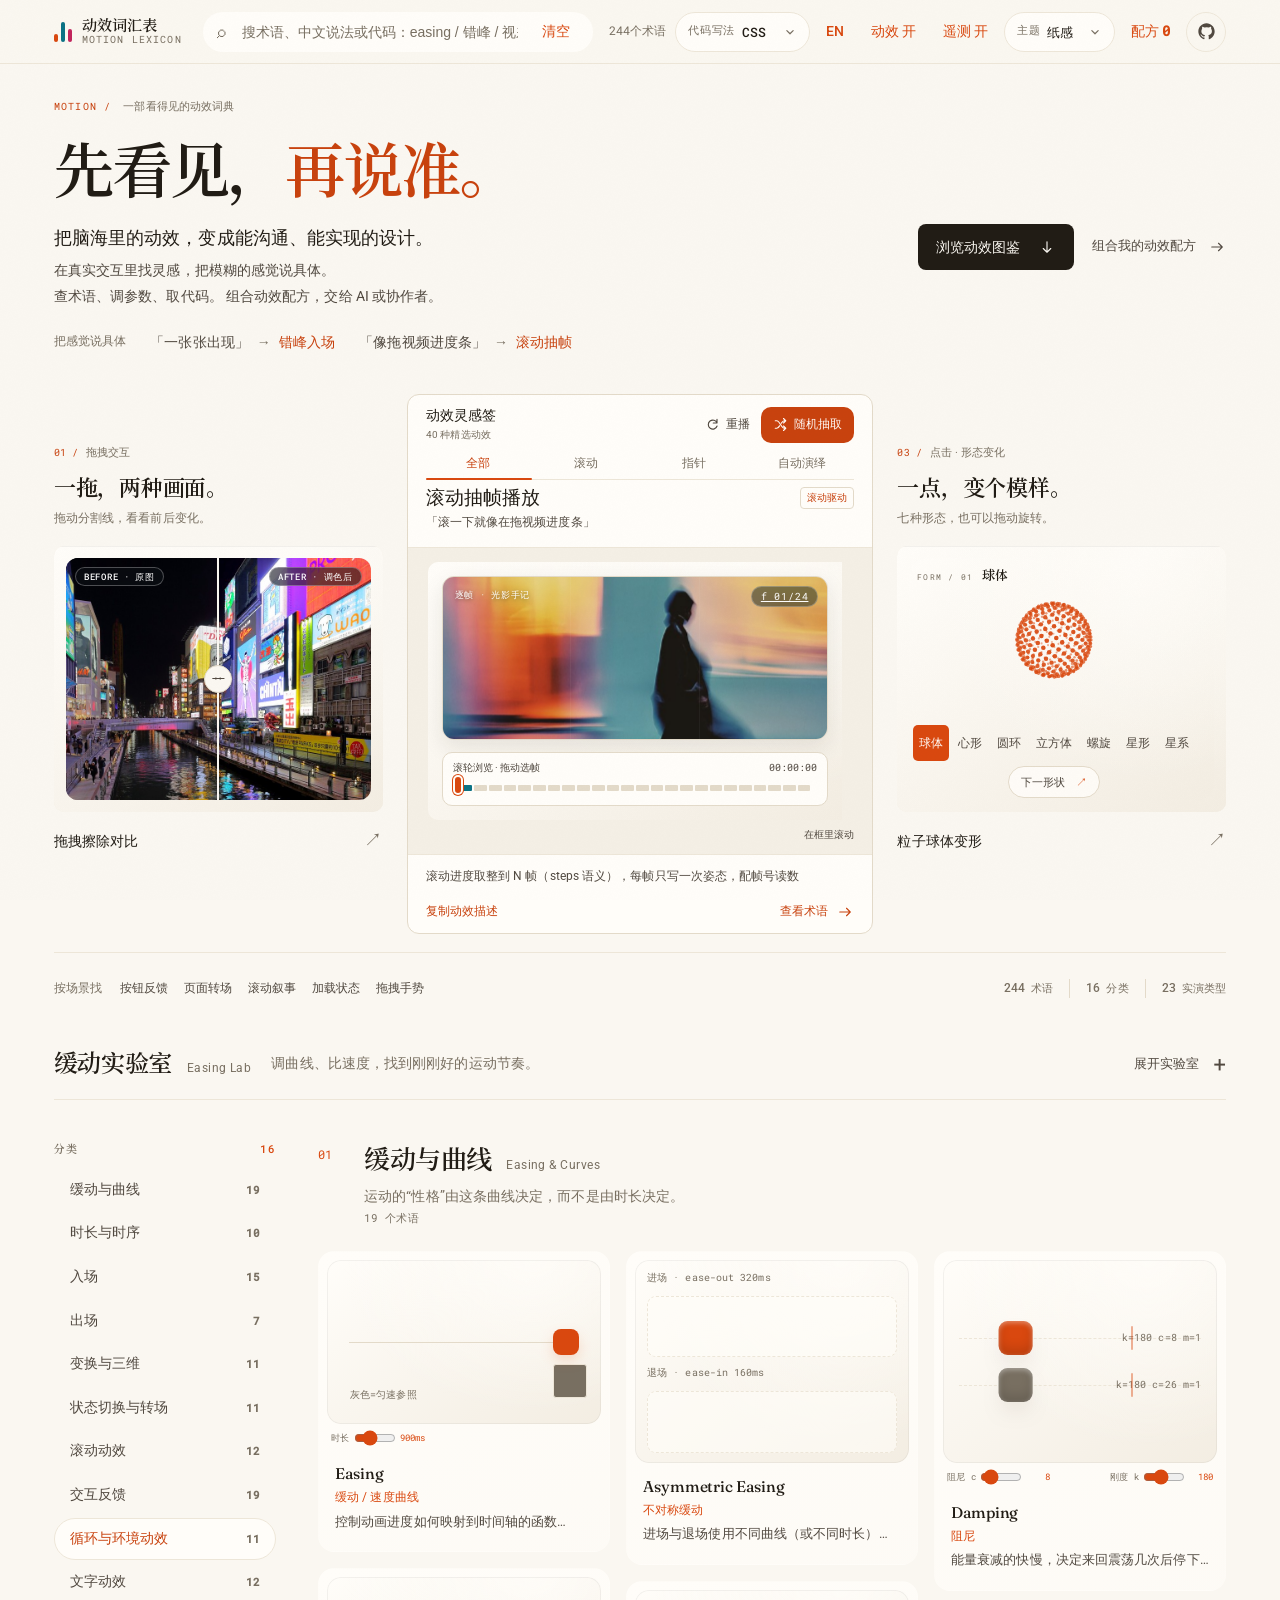
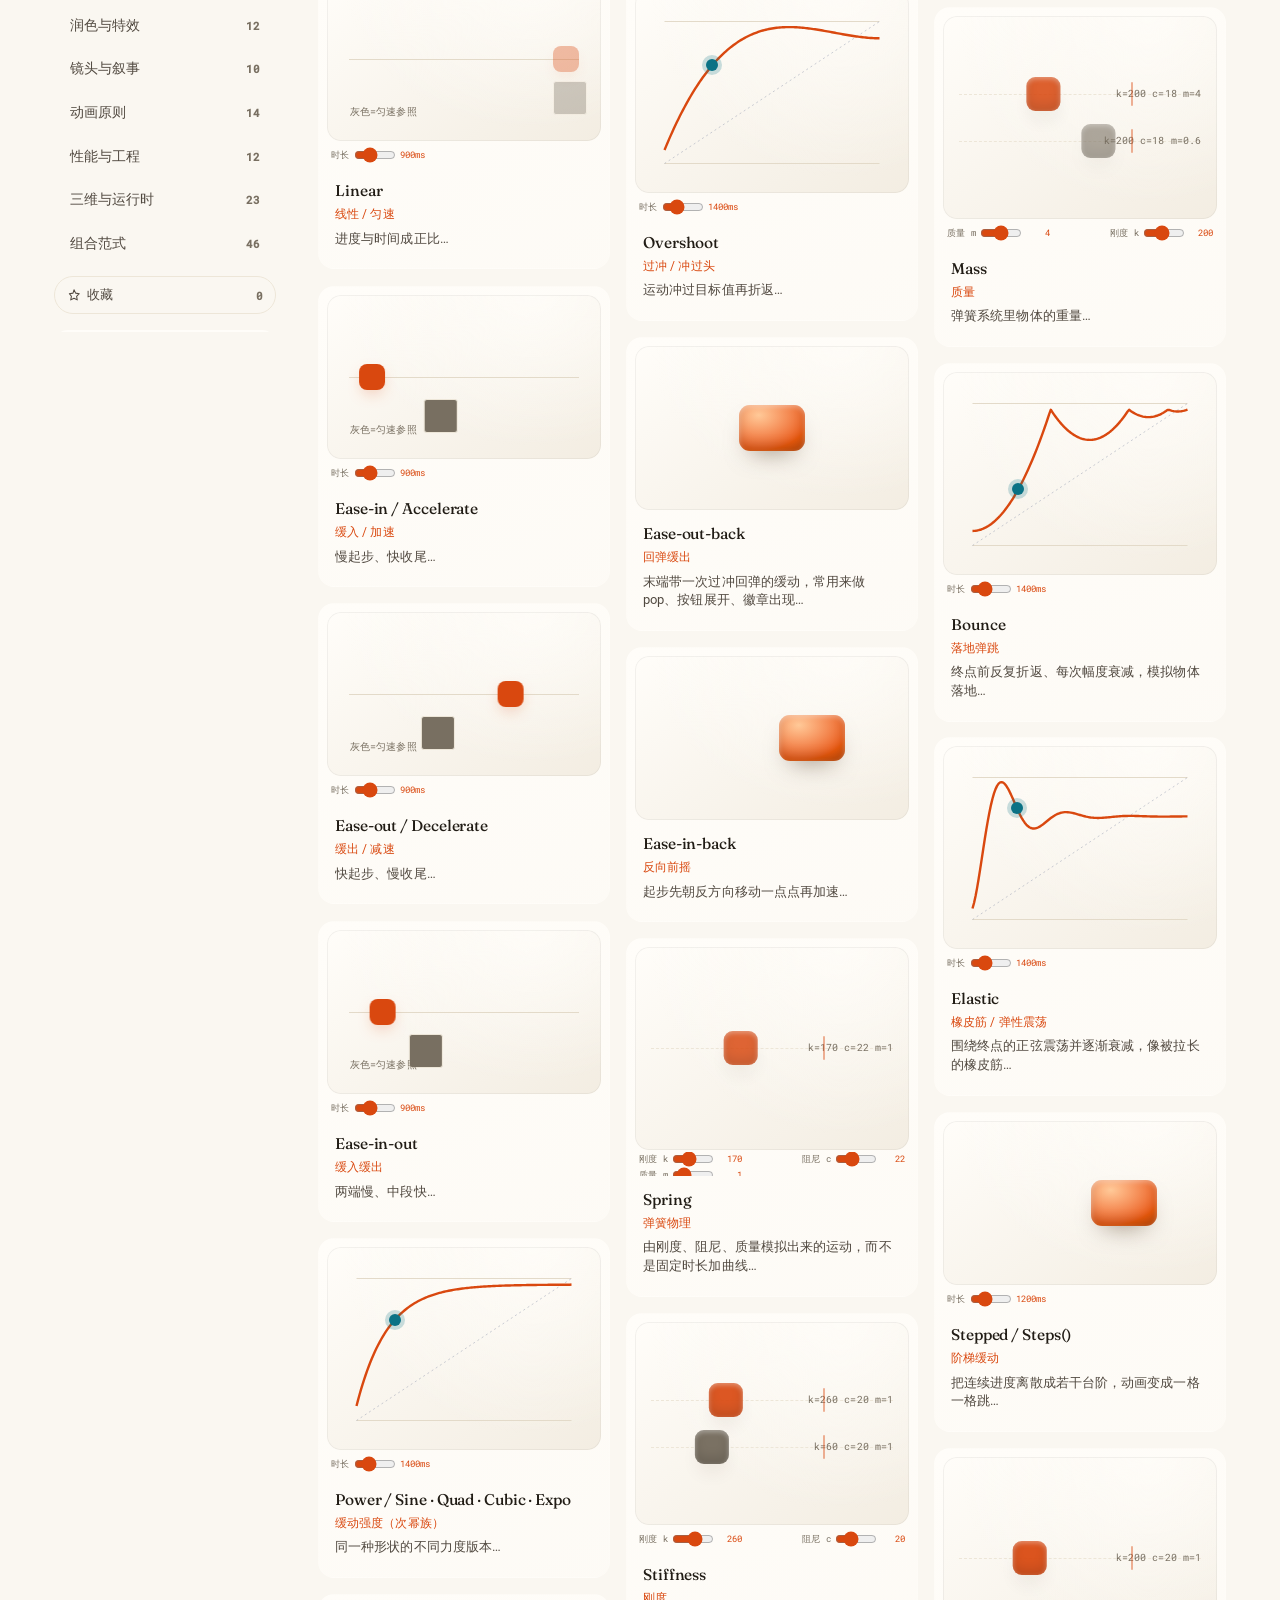
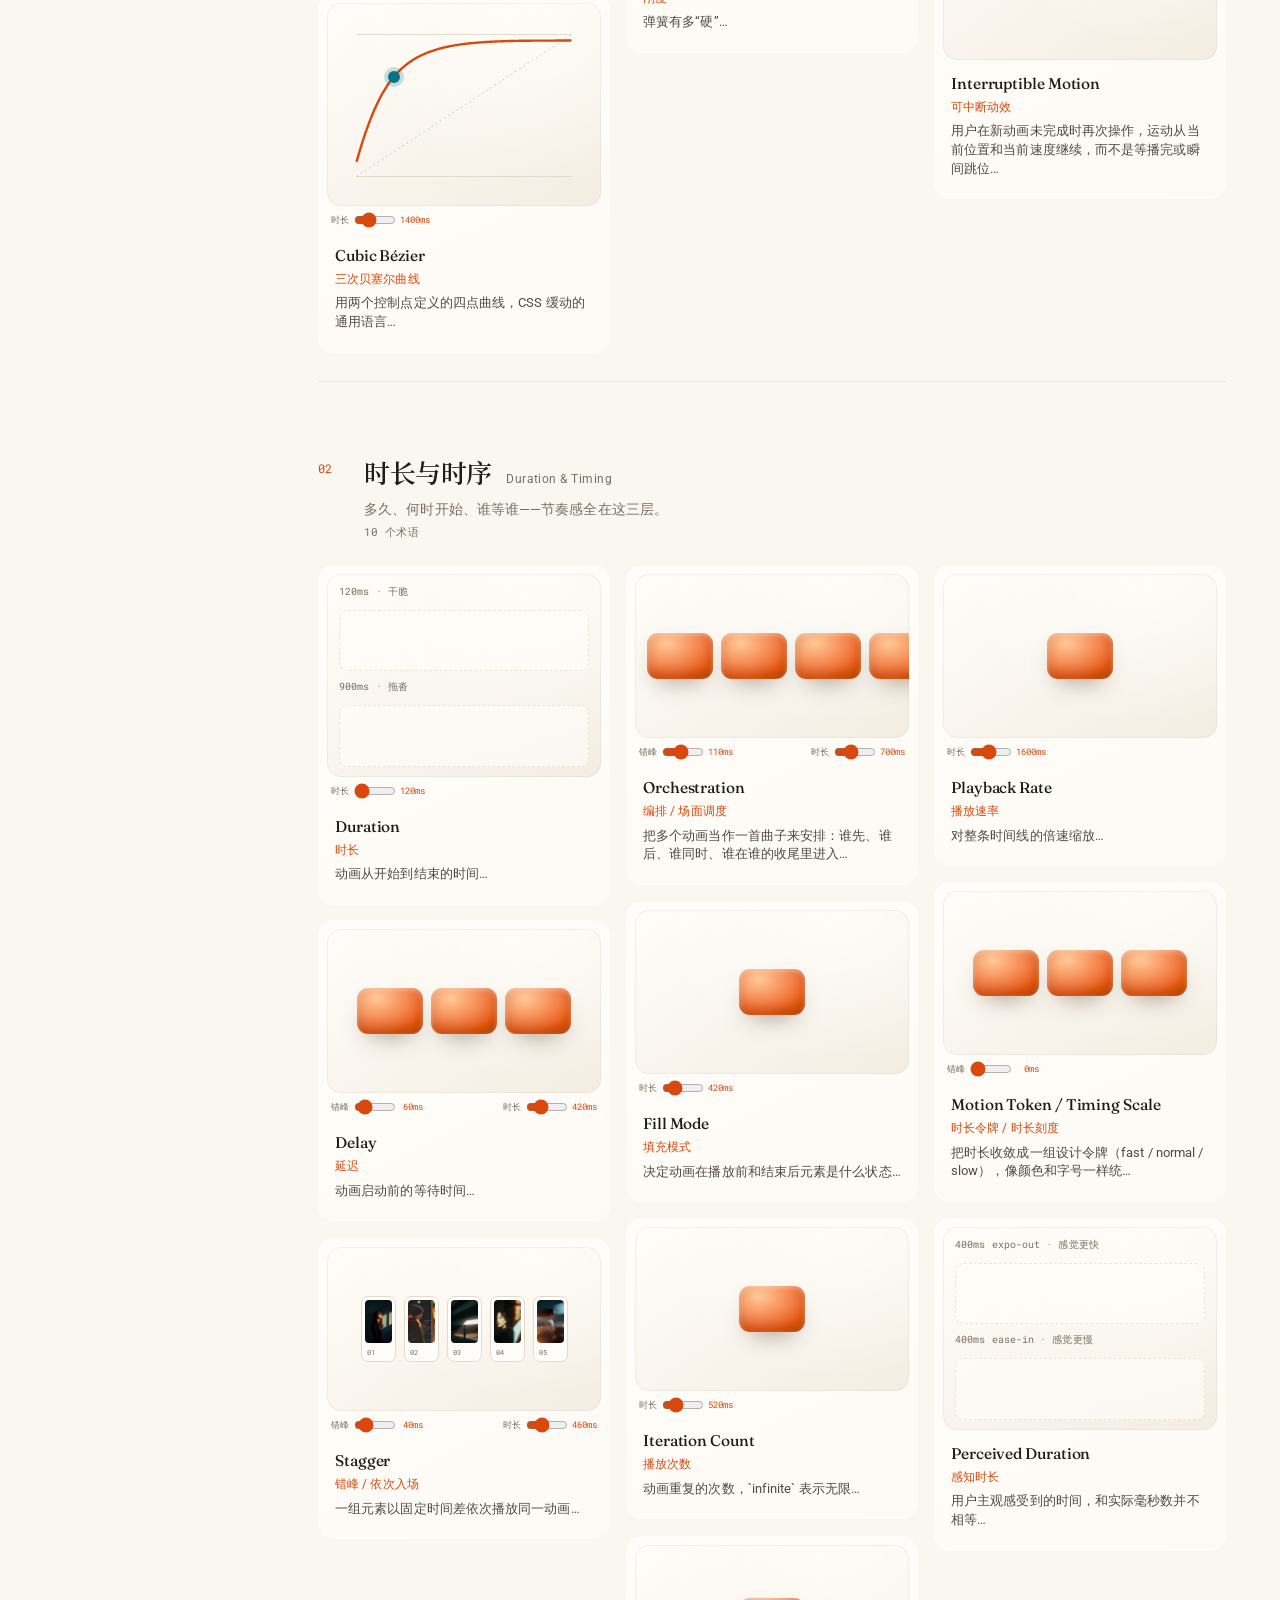
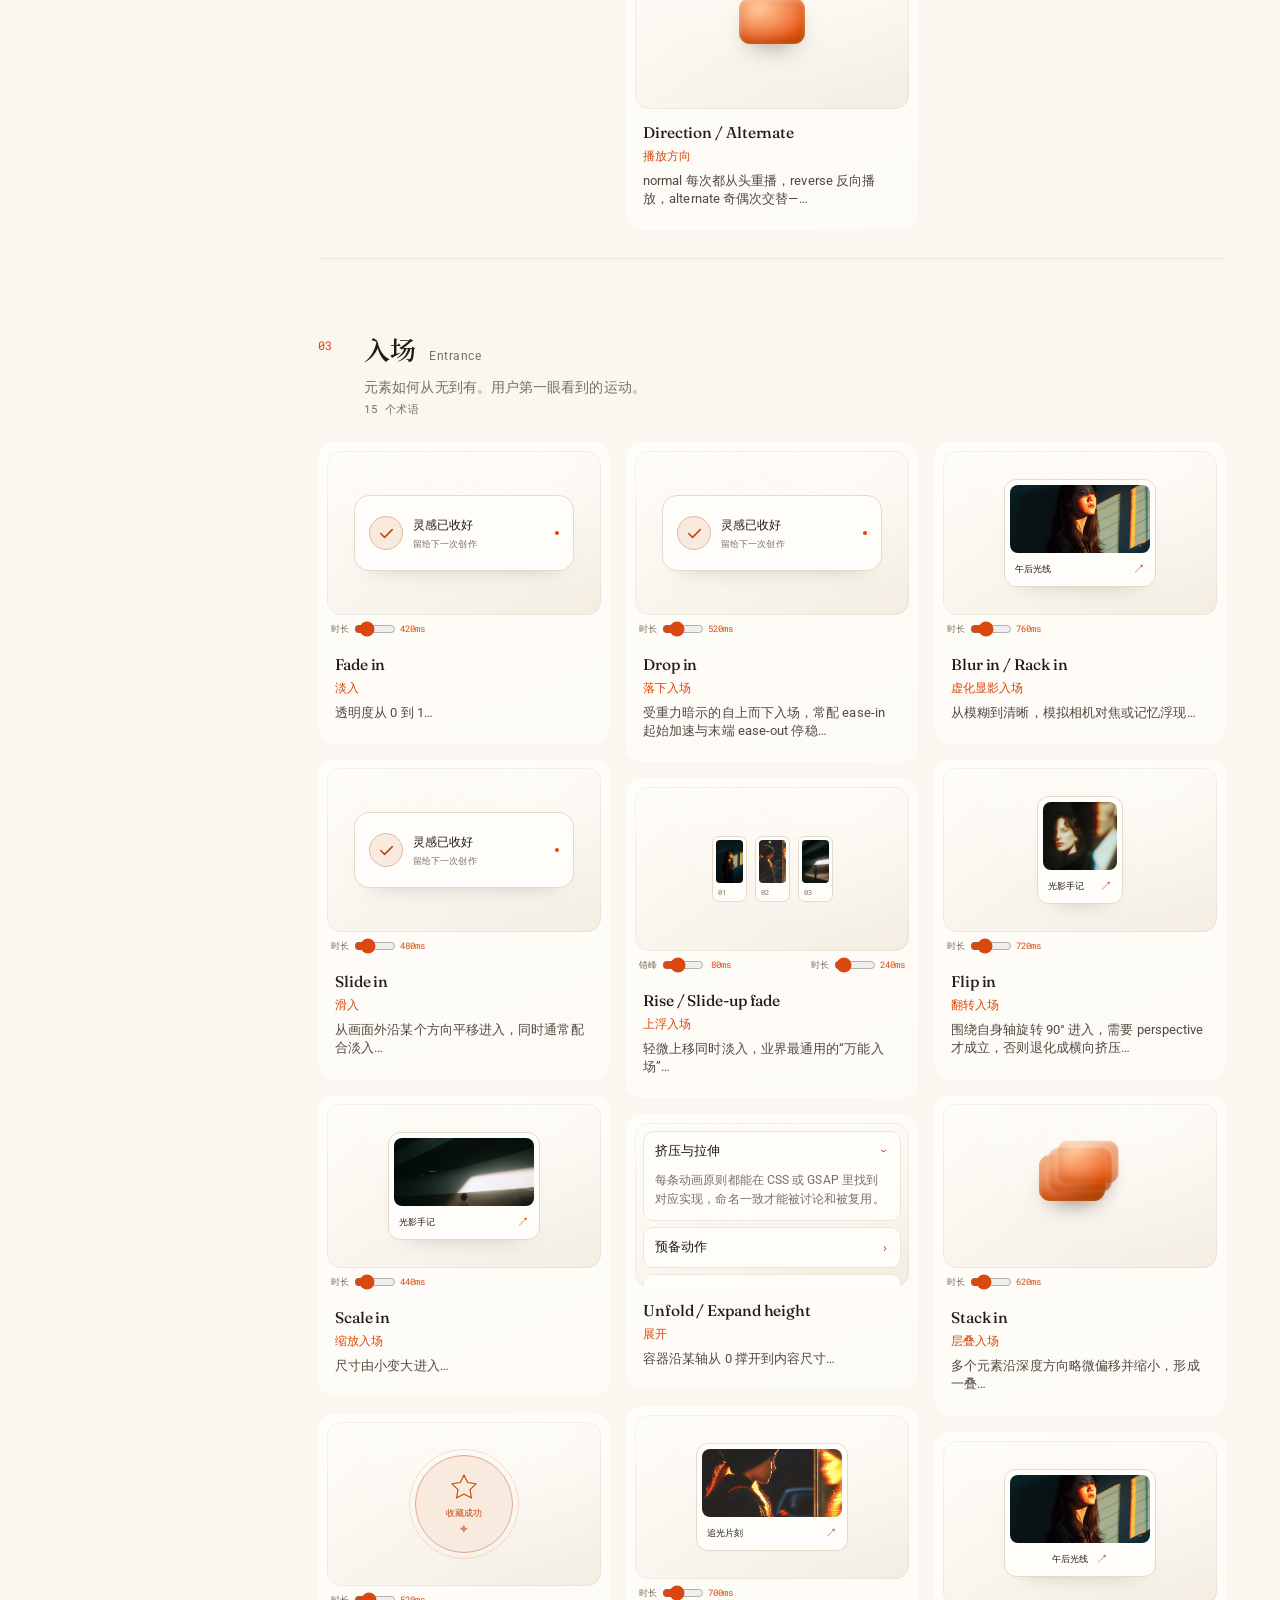
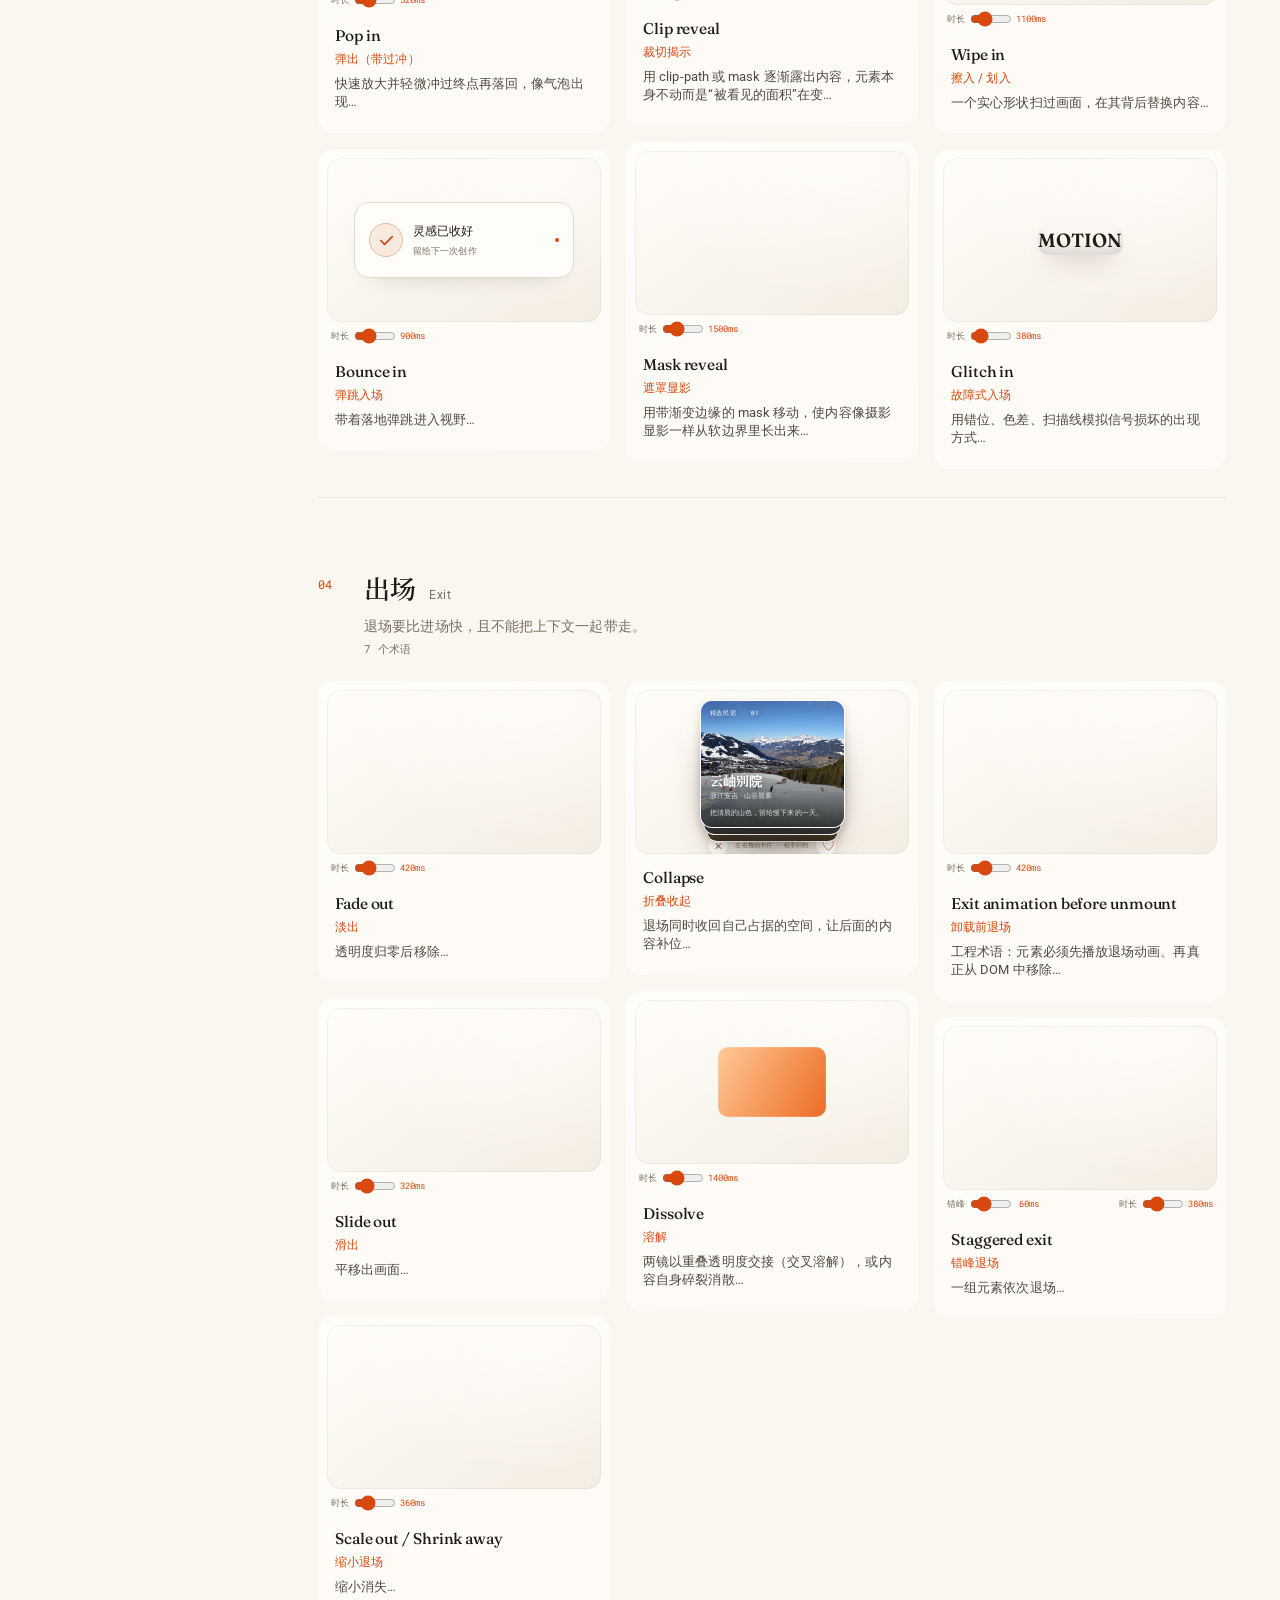
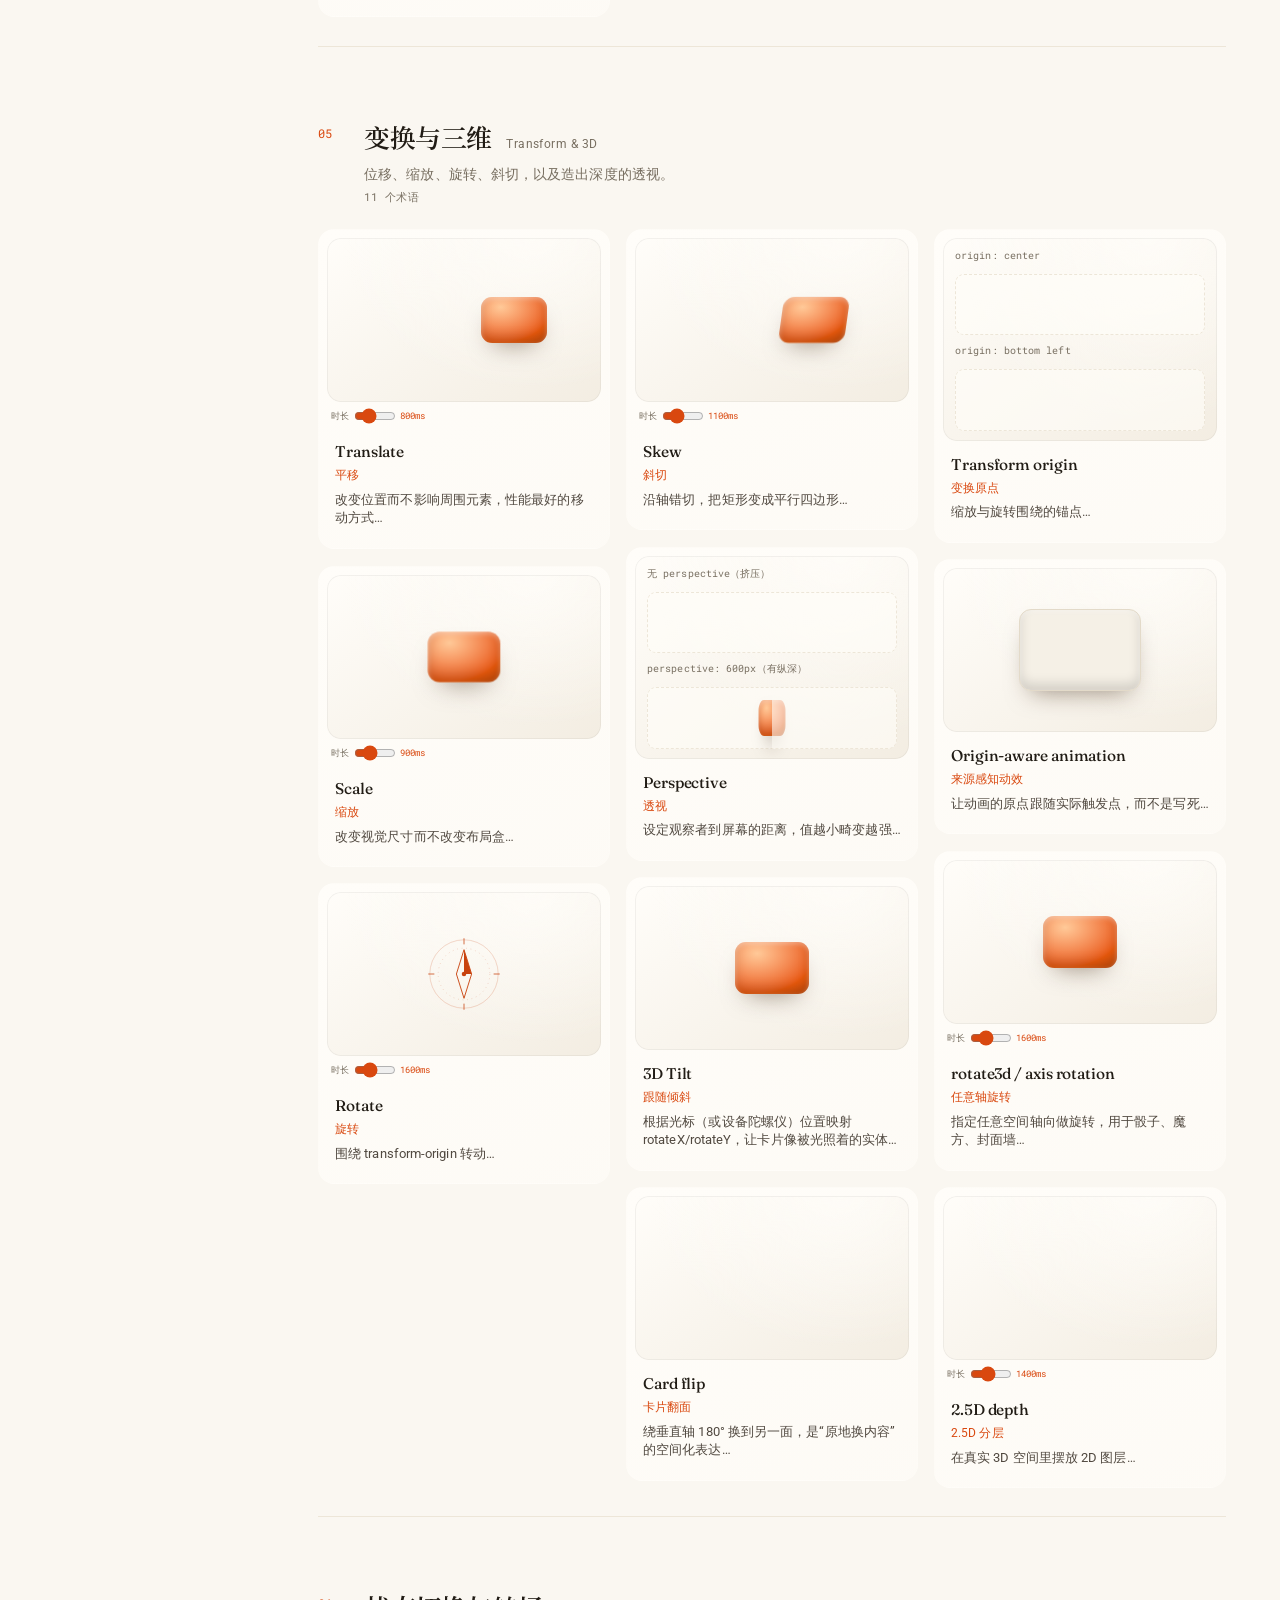
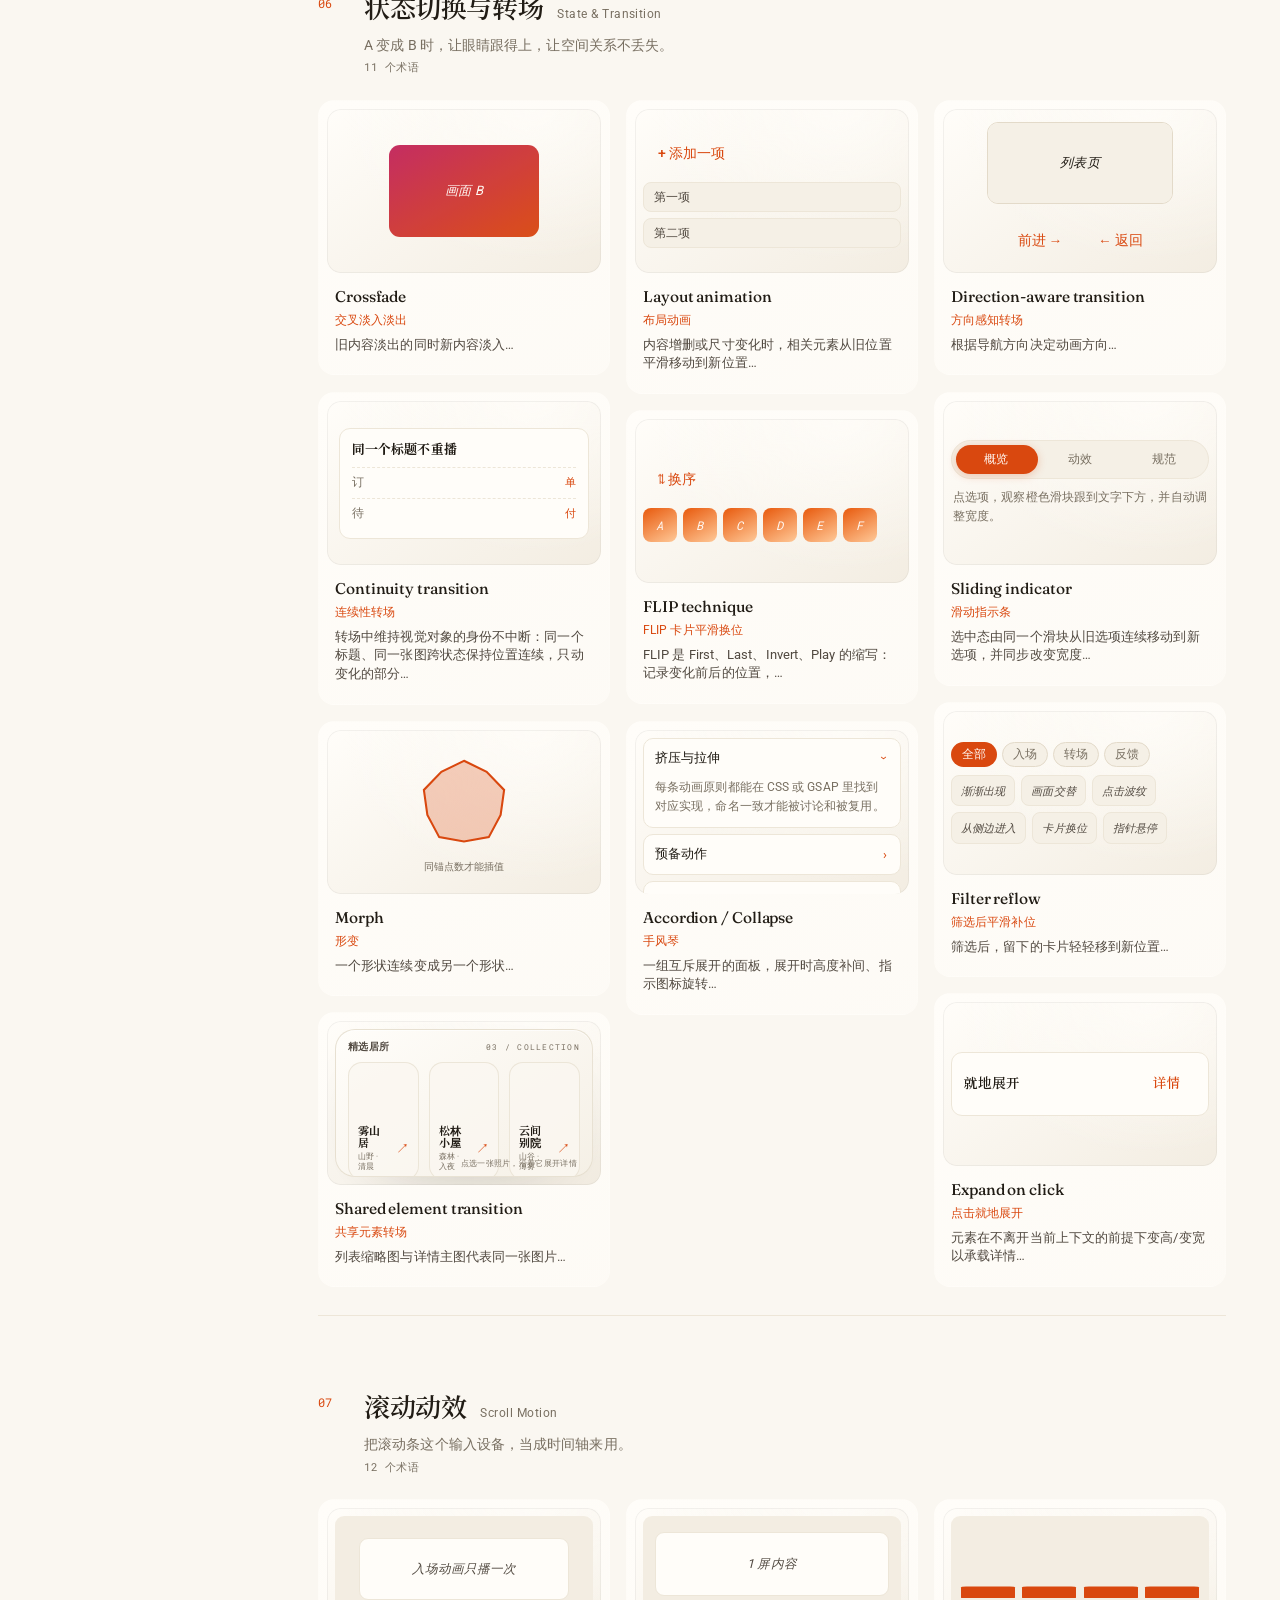
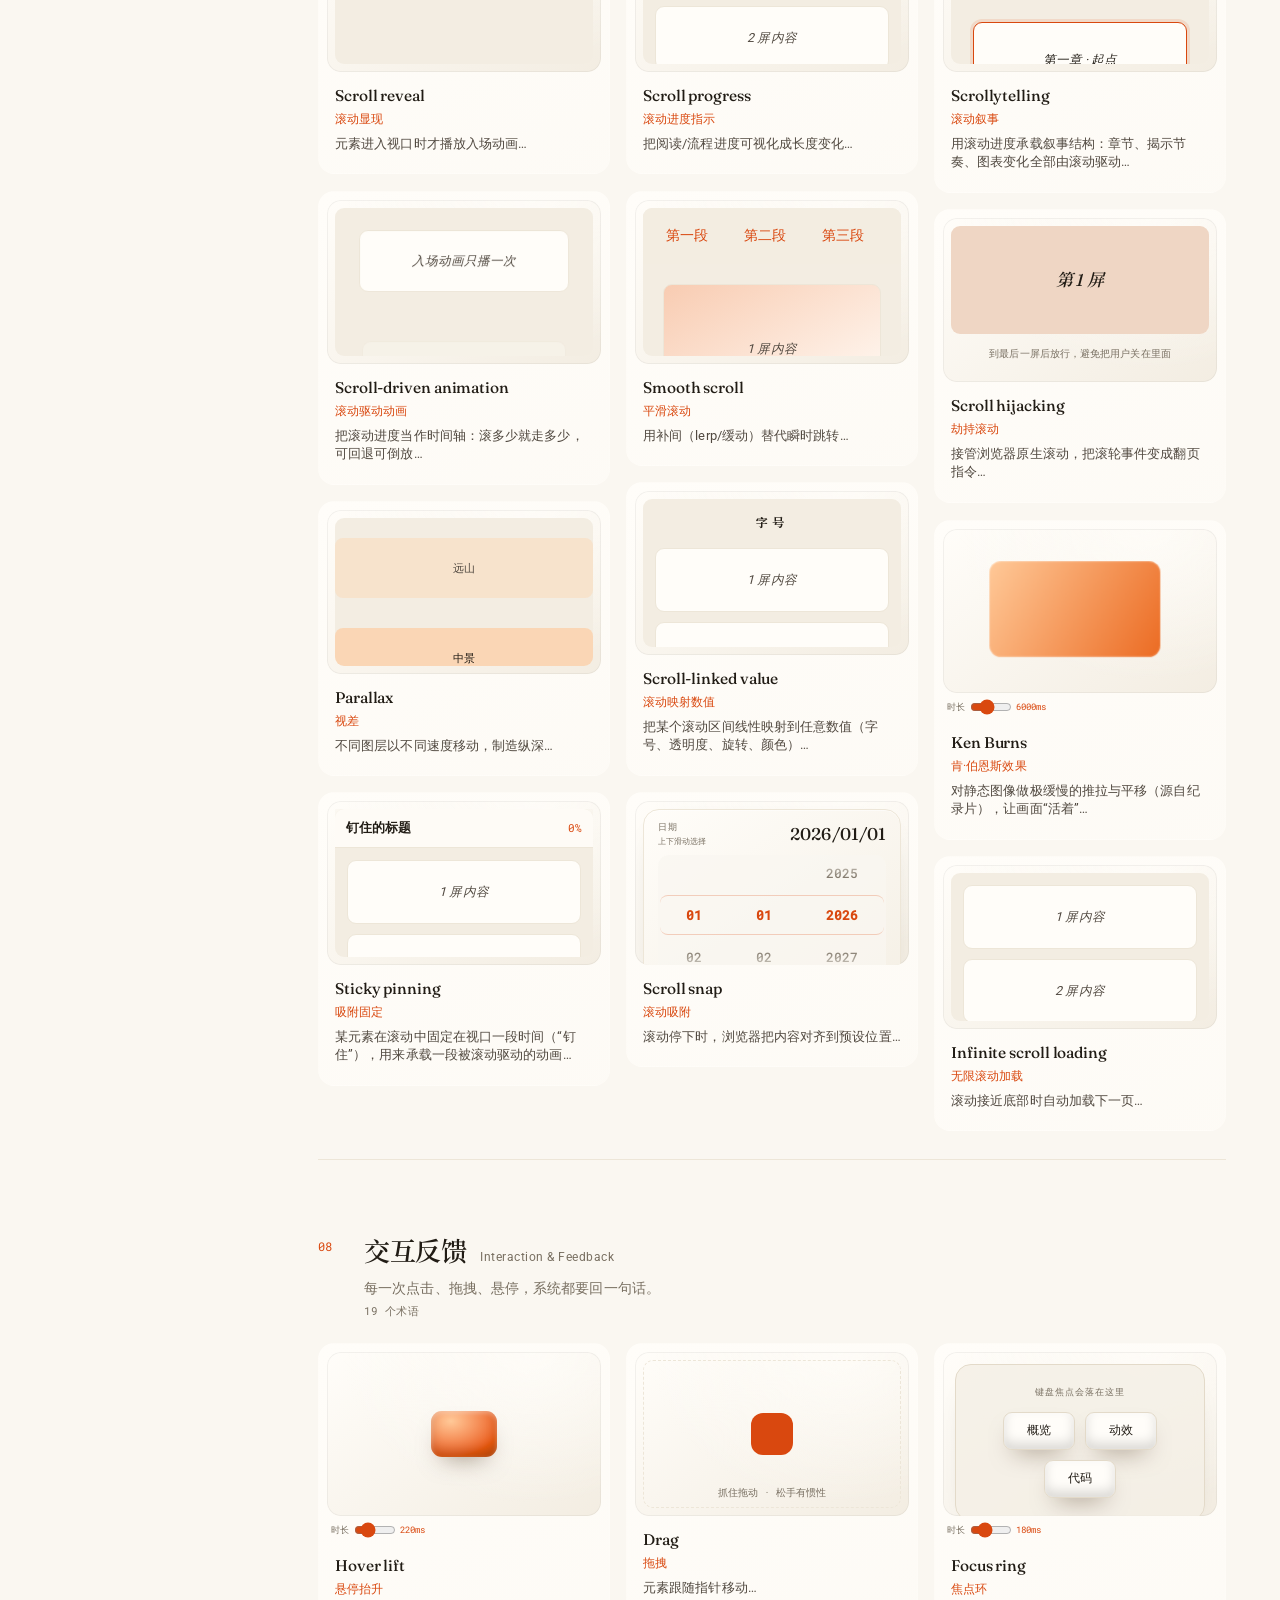
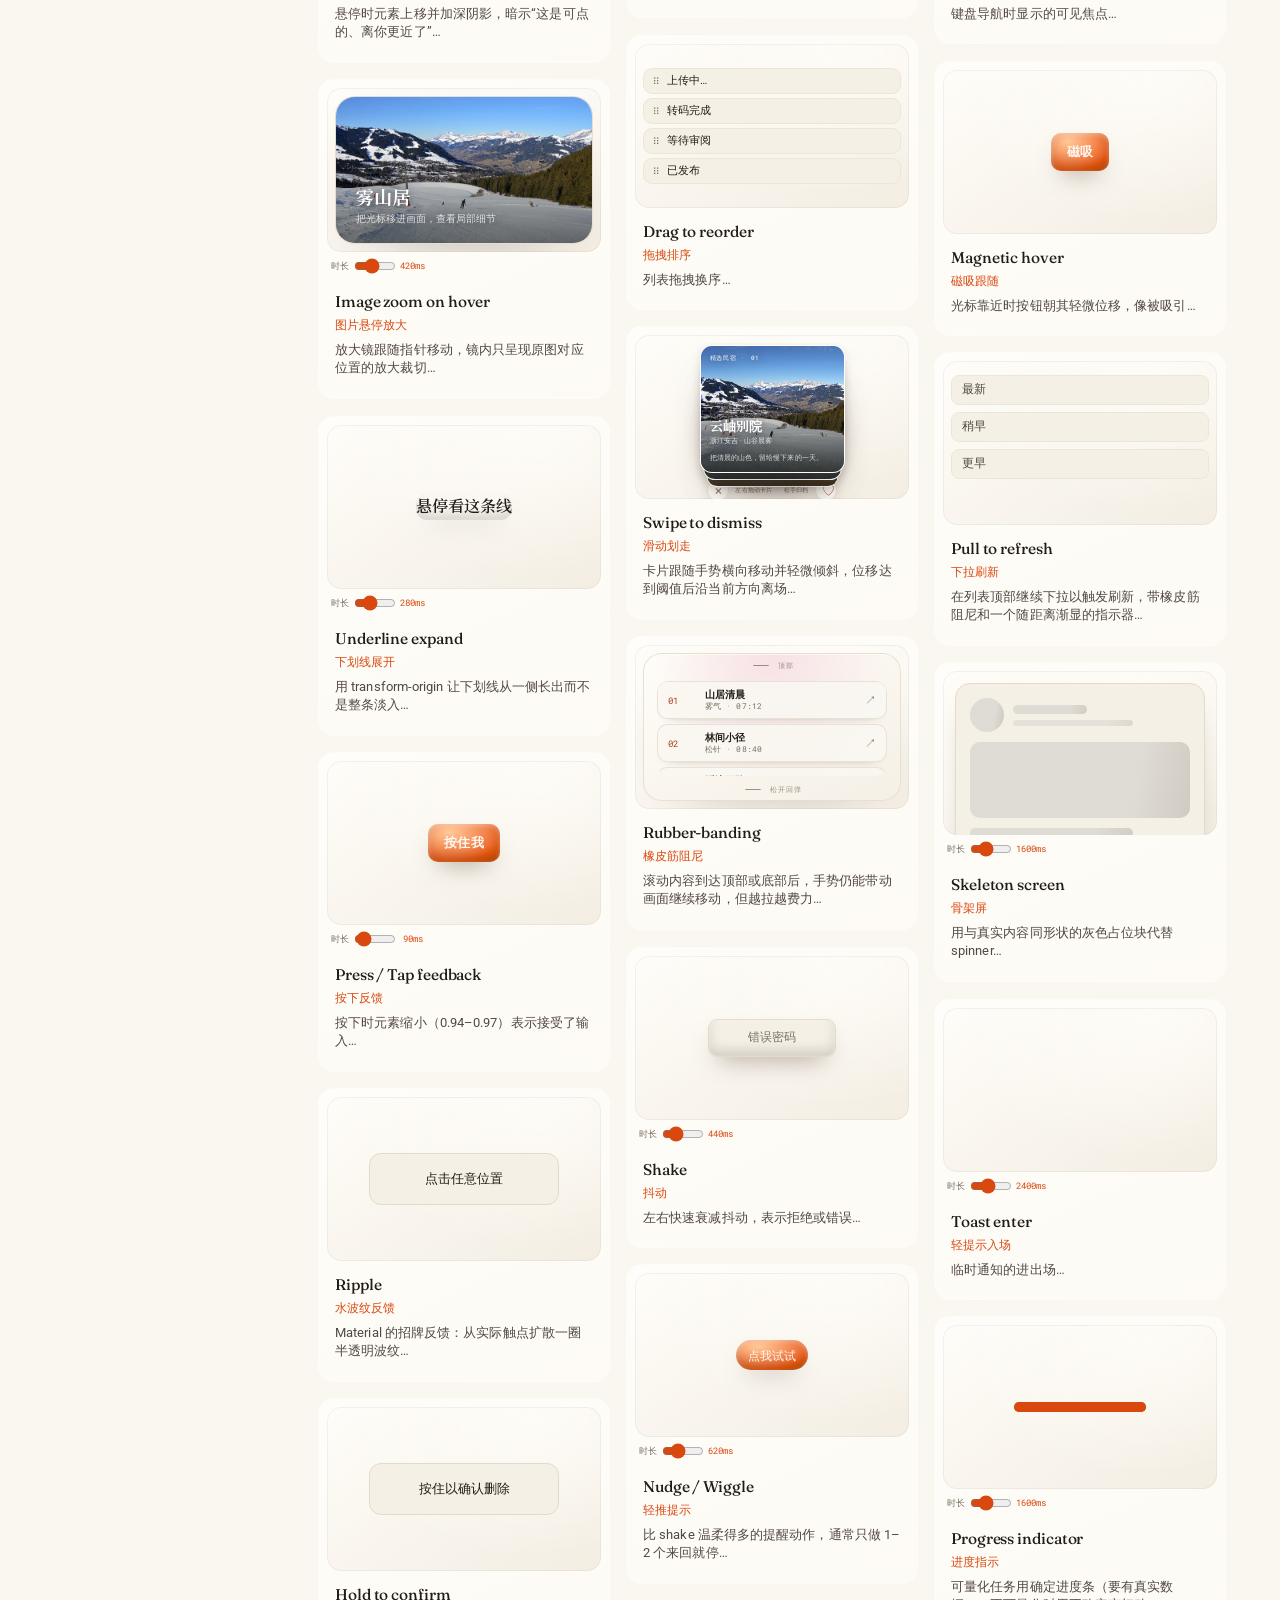
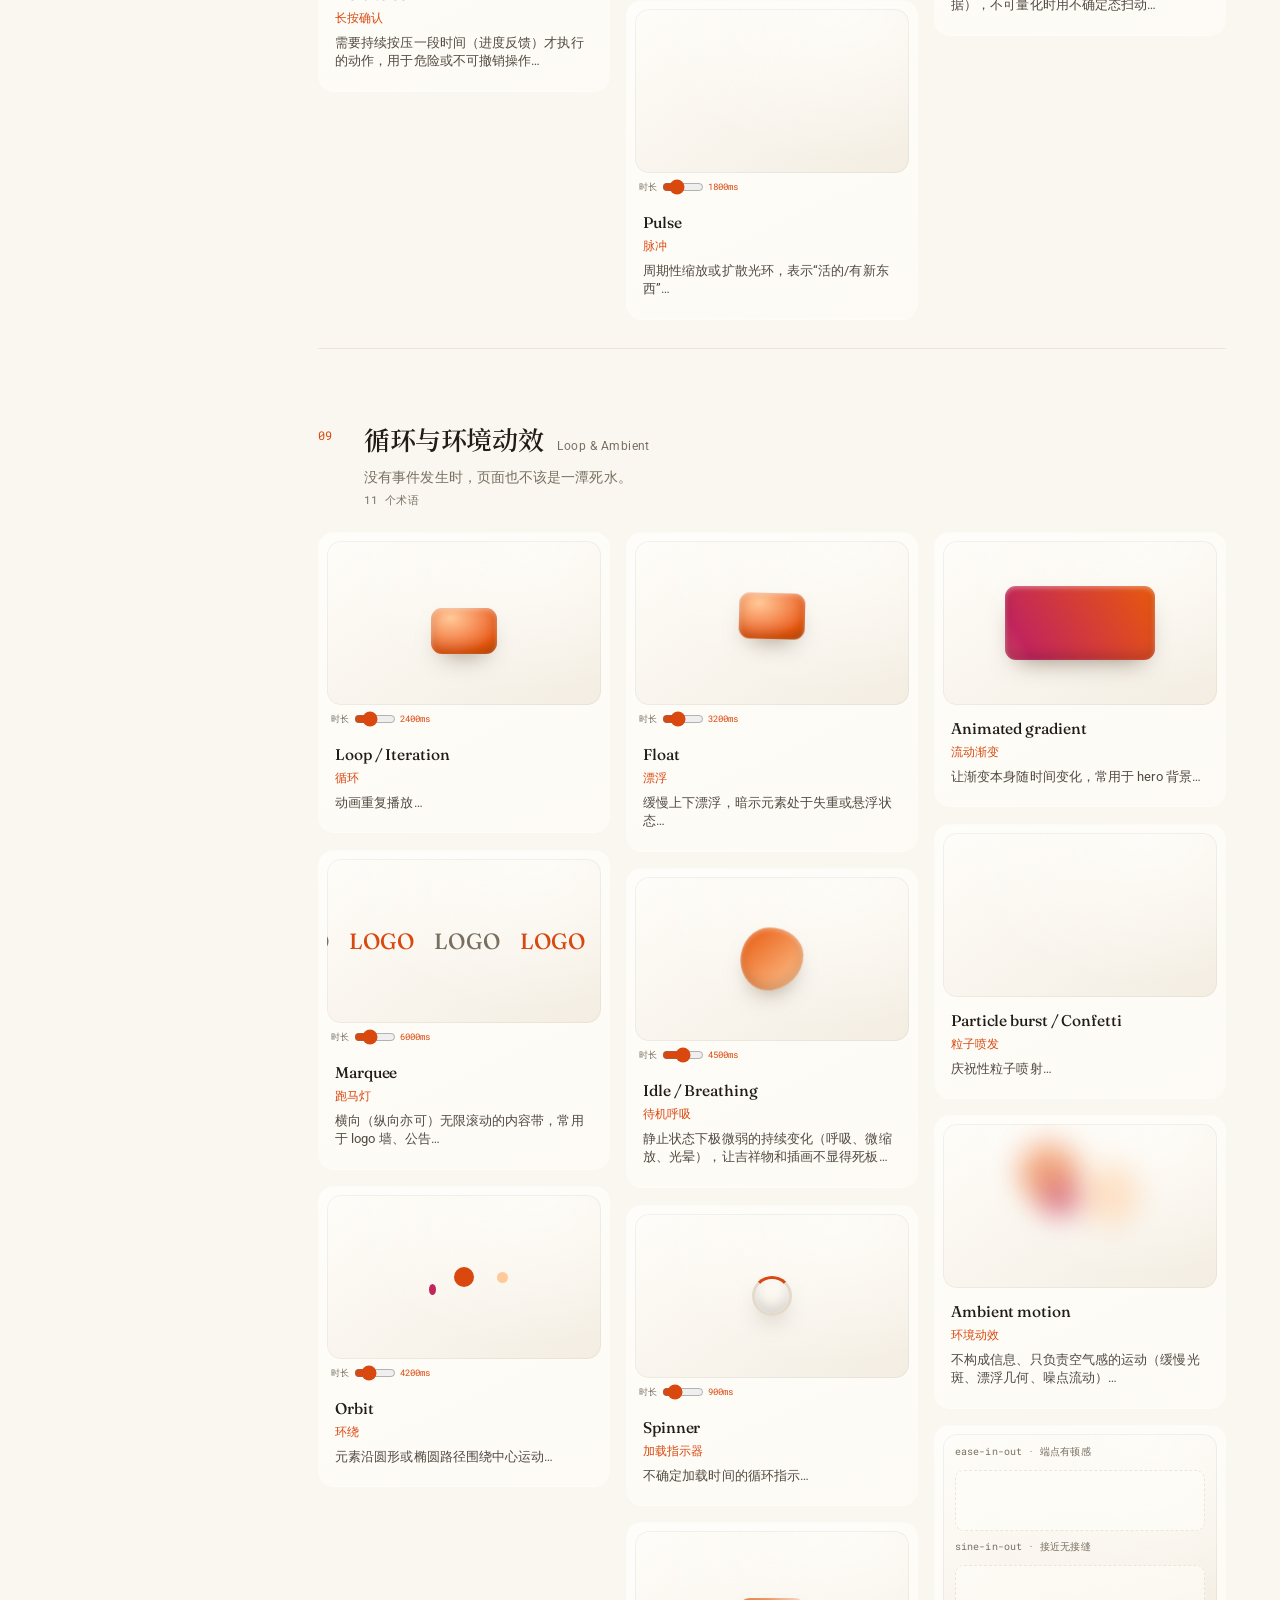
<file: index.html>
<!DOCTYPE html>
<html lang="zh-CN" data-theme="ember">
<head>
<meta charset="UTF-8">
<meta name="viewport" content="width=device-width, initial-scale=1">
<title>动效词汇表 · 把“那个感觉”说成专业术语</title>
<meta name="description" content="Web 动效词汇与交互实验室：浏览术语、实演效果、专业表达与多平台代码示例。">
<meta name="theme-color" content="#f6f2e9">
<meta property="og:title" content="动效词汇表 · Motion Lexicon">
<meta property="og:description" content="把‘那个感觉’说成专业术语：动效词条、交互演示和可核对的平台代码示例。">
<meta property="og:type" content="website">
<meta name="twitter:card" content="summary">
<meta name="color-scheme" content="dark light">
<link rel="stylesheet" href="assets/fonts/fonts.css?v=337">
<link rel="stylesheet" href="assets/styles.css?v=337">
<link rel="stylesheet" href="assets/hud.css?v=337">
<link rel="stylesheet" href="assets/home-exhibit.css?v=337">
<link rel="icon" type="image/svg+xml" href="assets/favicon.svg?v=337">
<!-- 首帧就定主题：等 app.js 启动才纠正的话，浅色用户每次都闪一下暗色 -->
<script>
(function () { try {
  var t = localStorage.getItem('motion-theme');
  /* 这两个旧值 app.js 的 setTheme 会迁移；首帧脚本不认就会 paper→ember 闪一下 */
  if (t === 'light') t = 'paper';
  else if (t === 'dark') t = 'ember';
  if (!t) t = window.matchMedia && window.matchMedia('(prefers-color-scheme: dark)').matches ? 'ember' : 'paper';
  if (['paper','ember','celadon','graphite','iris'].indexOf(t) < 0) t = 'paper';
  document.documentElement.dataset.theme = t;
} catch (e) {} })();
</script>
<link rel="stylesheet" href="assets/atlas.css?v=337">
<link rel="stylesheet" href="assets/atelier.css?v=337">
</head>
<body>
<a class="skip-link" href="#content">跳到主要内容</a>

<header class="topbar">
  <a class="brand" href="#top">
    <span class="mark" aria-hidden="true"><i></i><i></i><i></i></span>
    <span class="brand-t"><span class="brand-name" data-i18n="brand1">动效词汇表</span><s data-i18n="brand2">MOTION LEXICON</s></span>
  </a>
  <div class="search">
    <span class="mag" aria-hidden="true">⌕</span>
    <input id="q" type="search" placeholder="搜术语、中文说法或代码：easing / 错峰 / 视差 / will-change …" aria-label="搜索动效术语" data-l10n="搜索动效术语" data-l10n-attr="aria-label" autocomplete="off">
    <button id="clear" class="mini" type="button" data-i18n="clear">清空</button>
    <div id="search-history" class="search-history" role="region" aria-label="最近搜索" data-l10n="最近搜索" data-l10n-attr="aria-label" hidden>
      <div class="search-history-hd"><b data-i18n="recentSearches">最近搜索</b><button id="clear-search-history" type="button" data-i18n="clearSearchHistory">清空记录</button></div>
      <ul id="search-history-list"></ul>
      <p class="search-history-note" data-i18n="searchHistoryLocal">记录仅保存在此设备</p>
    </div>
  </div>
  <div class="top-tools">
    <span id="hitcount" class="hit" aria-live="polite"></span>
    <div class="menu" id="dialect-menu">
      <button id="dialect-btn" class="menu-btn" type="button" aria-haspopup="listbox" aria-expanded="false"
        title="切换 CSS / WAAPI 原生实现"
        data-l10n="切换 CSS / WAAPI 原生实现" data-l10n-attr="title">
        <span class="menu-cap" data-i18n="dialect">代码写法</span><b id="dialect-cur">CSS</b>
        <svg class="menu-caret" width="14" height="14" viewBox="0 0 20 20" aria-hidden="true"><path d="M5.5 8 10 12.5 14.5 8" fill="none" stroke="currentColor" stroke-width="1.7" stroke-linecap="round" stroke-linejoin="round"/></svg>
      </button>
      <div class="menu-list" id="dialect-list" role="listbox" aria-label="代码写法" tabindex="-1" hidden></div>
    </div>
    <button id="lang" class="ghost" type="button">EN</button>
    <button id="motion" class="ghost" type="button" aria-pressed="true">动效 开</button>
    <button id="hud" class="ghost" type="button" aria-pressed="true">遥测 开</button>
    <div class="menu" id="theme-menu">
      <button id="theme-btn" class="menu-btn" type="button" aria-haspopup="menu" aria-expanded="false"
        title="切换配色：五套调色板，默认跟随系统的深浅色偏好"
        data-l10n="切换配色：五套调色板，默认跟随系统的深浅色偏好" data-l10n-attr="title">
        <span class="menu-cap" data-i18n="themeCap">主题</span><b id="theme-cur">暗房</b>
        <svg class="menu-caret" width="14" height="14" viewBox="0 0 20 20" aria-hidden="true"><path d="M5.5 8 10 12.5 14.5 8" fill="none" stroke="currentColor" stroke-width="1.7" stroke-linecap="round" stroke-linejoin="round"/></svg>
      </button>
      <div class="menu-list" id="theme-list" role="menu" aria-label="主题" tabindex="-1" hidden></div>
    </div>
    <button class="ghost recipe-open" type="button"><span data-i18n="recipe">配方</span> <b id="recipe-count">0</b></button>
    <a class="ghost github-source" href="https://github.com/pursuerlin/motion-lexicon" target="_blank" rel="noopener noreferrer"
      title="在 GitHub 查看源码" data-l10n="在 GitHub 查看源码" data-l10n-attr="title">
      <svg viewBox="0 0 24 24" aria-hidden="true"><path fill="currentColor" d="M12 .5C5.65.5.5 5.65.5 12c0 5.09 3.3 9.4 7.88 10.93.58.11.79-.25.79-.56 0-.28-.01-1.02-.02-2-3.2.7-3.88-1.54-3.88-1.54-.53-1.34-1.3-1.7-1.3-1.7-1.07-.73.08-.72.08-.72 1.18.08 1.8 1.21 1.8 1.21 1.05 1.8 2.75 1.28 3.42.98.11-.76.41-1.28.75-1.58-2.55-.29-5.24-1.28-5.24-5.69 0-1.26.45-2.29 1.2-3.09-.12-.3-.52-1.46.11-3.04 0 0 .98-.31 3.2 1.18a11.1 11.1 0 0 1 5.83 0c2.22-1.49 3.2-1.18 3.2-1.18.63 1.58.23 2.74.11 3.04.75.8 1.2 1.83 1.2 3.09 0 4.42-2.69 5.39-5.25 5.68.42.36.8 1.09.8 2.2v3.26c0 .31.21.67.8.56C20.2 21.4 23.5 17.1 23.5 12 23.5 5.65 18.35.5 12 .5Z"/></svg>
      <span class="sr-only" data-i18n="githubSource">GitHub 源码</span>
    </a>
  </div>
  <div class="scroll-progress" id="scroll-progress" aria-hidden="true"><i></i></div>
</header>

<main id="top" class="exhibit-page" tabindex="-1">
  <section class="lede home-exhibit" aria-labelledby="home-title">
    <div class="lede-txt">
      <p class="exhibit-kicker"><span aria-hidden="true">MOTION /</span><span data-i18n="homeKicker">一部看得见的动效词典</span></p>
      <h1 id="home-title"><span data-i18n="exhibitTitle">先看见，</span><em data-i18n="exhibitAccent">再说准。</em></h1>
      <div class="home-intro">
        <p class="exhibit-lead" data-i18n="exhibitLead">把脑海里的动效，变成能沟通、能实现的设计。</p>
        <p class="exhibit-body"><span data-i18n="exhibitIntro">在真实交互里找灵感，把模糊的感觉说具体。</span><span class="exhibit-workflow"><span data-i18n="exhibitWorkflowA">查术语、调参数、取代码。</span> <span data-i18n="exhibitWorkflowB">组合动效配方，交给 AI 或协作者。</span></span></p>
      </div>
      <div class="exhibit-phrases">
        <span class="exhibit-phrases-label" data-i18n="exhibitPhrases">把感觉说具体</span>
        <a href="#term/stagger"><span data-i18n="exhibitStaggerQuote">「一张张出现」</span><span class="phrase-arrow" aria-hidden="true">→</span><b data-i18n="exhibitStaggerName">错峰入场</b></a>
        <a href="#term/scrub-frames"><span data-i18n="exhibitScrubQuote">「像拖视频进度条」</span><span class="phrase-arrow" aria-hidden="true">→</span><b data-i18n="exhibitScrubName">滚动抽帧</b></a>
      </div>
      <div class="home-actions">
        <a class="browse-link" href="#content"><span data-i18n="browseTerms">浏览动效图鉴</span><svg width="18" height="18" viewBox="0 0 24 24" fill="none" stroke="currentColor" stroke-width="1.5" stroke-linecap="round" stroke-linejoin="round" aria-hidden="true"><path d="M12 5v14m-5-5 5 5 5-5"/></svg></a>
        <button class="home-recipe recipe-open" type="button"><span data-i18n="homeRecipe">组合我的动效配方</span><svg width="18" height="18" viewBox="0 0 24 24" fill="none" stroke="currentColor" stroke-width="1.5" stroke-linecap="round" stroke-linejoin="round" aria-hidden="true"><path d="M5 12h14m-5-5 5 5-5 5"/></svg></button>
      </div>
    </div>
    <article class="exhibit-piece exhibit-compare" data-preview-id="drag-compare" tabindex="-1" aria-labelledby="compare-title">
      <div class="exhibit-piece-heading"><p class="exhibit-index"><span>01 /</span><span data-i18n="exhibitDrag">拖拽交互</span></p><h2 id="compare-title" data-i18n="exhibitCompare">一拖，两种画面。</h2><p data-i18n="exhibitCompareHint">拖动分割线，看看前后变化。</p></div>
      <div class="exhibit-preview" id="compare-preview"></div>
      <div class="exhibit-piece-footer"><a href="#term/drag-compare"><span data-i18n="exhibitCompareTerm">拖拽擦除对比</span><span aria-hidden="true">↗</span></a></div>
    </article>
    <figure class="motion-example" tabindex="-1" aria-labelledby="example-title">
      <div class="example-hd">
        <div class="example-heading"><span class="example-eyebrow" data-i18n="homeExample">动效灵感签</span><span class="example-pool">23 种精选动效</span></div>
        <div class="example-controls">
          <button id="home-replay" class="example-control" type="button"><svg width="15" height="15" viewBox="0 0 20 20" fill="none" stroke="currentColor" stroke-width="1.5" stroke-linecap="round" stroke-linejoin="round" aria-hidden="true"><path d="M16 8a6 6 0 1 0 .1 4M16 3v5h-5"/></svg><span data-i18n="homeReplay">重播</span></button>
          <button id="home-random" class="example-control example-random" type="button"><svg width="15" height="15" viewBox="0 0 20 20" fill="none" stroke="currentColor" stroke-width="1.5" stroke-linecap="round" stroke-linejoin="round" aria-hidden="true"><path d="M3 5h2c4 0 6 10 10 10h2M14 12l3 3-3 3M3 15h2c1.5 0 2.7-1.4 3.8-3.2M11.2 8.2C12.3 6.4 13.5 5 15 5h2M14 2l3 3-3 3"/></svg><span data-i18n="homeRandom">随机抽取</span></button>
        </div>
      </div>
      <div class="inspiration-modes" role="group" aria-label="选择灵感签玩法">
        <i class="mode-indicator" aria-hidden="true"></i>
        <button type="button" data-home-mode="all" aria-pressed="true" data-i18n="homeModeAll">全部</button>
        <button type="button" data-home-mode="scroll" aria-pressed="false" data-i18n="homeModeScroll">滚动</button>
        <button type="button" data-home-mode="pointer" aria-pressed="false" data-i18n="homeModePointer">指针</button>
        <button type="button" data-home-mode="auto" aria-pressed="false" data-i18n="homeModeAuto">自动演绎</button>
      </div>
      <div class="example-summary"><div class="example-term"><b id="example-title" data-i18n="homeExampleName">滚动抽帧播放</b><span id="example-en" hidden></span><span id="example-driver" class="example-driver">滚动驱动</span></div><p class="example-vague" id="example-vague">「滚一下就像在拖视频进度条」</p></div>
      <div class="example-stage" id="example-stage"></div>
      <figcaption class="example-caption">
        <div class="example-description" aria-live="polite" aria-atomic="true">
          <p class="example-spec" id="example-spec" data-i18n="homeSpec">上浮 16px · 时长 420ms · 间隔 90ms</p>
          <p class="example-note" id="example-note" data-i18n="homeStaggerUse">逐项出现，让视线自然跟着列表的顺序移动。</p>
        </div>
        <div class="example-footer"><button id="home-copy" type="button"><span data-i18n="homeCopy">复制动效描述</span></button><a id="example-link" href="#term/stagger"><span data-i18n="homeViewTerm">查看术语</span><svg width="18" height="18" viewBox="0 0 24 24" fill="none" stroke="currentColor" stroke-width="1.5" stroke-linecap="round" stroke-linejoin="round" aria-hidden="true"><path d="M5 12h14m-5-5 5 5-5 5"/></svg></a></div>
        <span id="home-copy-status" class="sr-only" role="status"></span>
        <span id="home-draw-status" class="sr-only" role="status" aria-live="polite"></span>
      </figcaption>
    </figure>
    <article class="exhibit-piece exhibit-sphere" data-preview-id="morphing-dot-sphere" tabindex="-1" aria-labelledby="sphere-title">
      <div class="exhibit-piece-heading"><p class="exhibit-index"><span>03 /</span><span data-i18n="exhibitShape">点击 · 形态变化</span></p><h2 id="sphere-title" data-i18n="exhibitSphere">一点，变个模样。</h2><p data-i18n="exhibitSphereHint">七种形态，也可以拖动旋转。</p></div>
      <div class="exhibit-preview" id="sphere-preview"></div>
      <div class="exhibit-piece-footer"><a href="#term/morphing-dot-sphere"><span data-i18n="exhibitSphereTerm">粒子球体变形</span><span aria-hidden="true">↗</span></a></div>
    </article>
    <div class="home-discovery">
      <div id="scene-shortcuts" class="scene-shortcuts" aria-label="按场景浏览" data-l10n="按场景浏览" data-l10n-attr="aria-label">
        <span data-i18n="scenarioLabel">按场景找</span>
        <button type="button" data-scenario-query="按钮" data-i18n="scenarioButtons">按钮反馈</button>
        <button type="button" data-scenario-query="转场" data-i18n="scenarioTransitions">页面转场</button>
        <button type="button" data-scenario-query="滚动" data-i18n="scenarioScroll">滚动叙事</button>
        <button type="button" data-scenario-query="加载" data-i18n="scenarioLoading">加载状态</button>
        <button type="button" data-scenario-query="拖拽" data-i18n="scenarioDrag">拖拽手势</button>
      </div>
      <div class="home-stats">
        <span><b id="stat-terms">0</b> <span data-i18n="terms">术语</span></span>
        <span><b id="stat-cats">0</b> <span data-i18n="cats">分类</span></span>
        <span><b id="stat-kinds">0</b> <span data-i18n="kinds">实演类型</span></span>
      </div>
    </div>
  </section>
  <a class="exhibit-return" href="#top" hidden><span aria-hidden="true">↑</span><span data-i18n="homeBackExhibit">回到展台</span></a>

  <!-- ============ 缓动实验室 ============ -->
  <details class="lab" id="lab">
    <summary class="lab-hd">
      <h2><span data-i18n="labHd">缓动实验室</span> <span class="cat-en" data-i18n="labEn">Easing Lab</span></h2>
      <p data-i18n="labP">调曲线、比速度，找到刚刚好的运动节奏。</p>
      <span class="lab-toggle"><span class="lab-expand" data-i18n="labExpand">展开实验室</span><span class="lab-collapse" data-i18n="labCollapse">收起实验室</span><span class="lab-chevron" aria-hidden="true">+</span></span>
    </summary>

    <div class="lab-grid">
      <div class="lab-col picks">
        <h4 data-i18n="labPick">选一条曲线</h4>
        <div id="lab-list" class="ease-list"></div>
      </div>

      <div class="lab-col preview">
        <h4><span data-i18n="labWatch">看它运动</span> <span class="hint-sm" data-i18n="labRef">灰色 = 匀速参照</span></h4>
        <div class="pv">
          <span class="pv-lbl" data-l10n="实演 · 当前曲线">实演 · 当前曲线</span>
          <i id="pv-ref" class="pv-dot ref"></i>
          <i id="pv-live" class="pv-dot live"></i>
          <span class="pv-rail"></span>
        </div>
        <div class="lab-row">
          <label for="lab-dur"><span data-i18n="labDur">时长</span> <output id="lab-dur-v">1200ms</output></label>
          <input id="lab-dur" type="range" min="80" max="1200" step="20" value="1200">
        </div>
        <div class="lab-row">
          <label for="lab-dist"><span data-i18n="labDist">距离</span> <output id="lab-dist-v">96px</output></label>
          <input id="lab-dist" type="range" min="24" max="180" step="4" value="96">
        </div>
        <div class="lab-row">
          <label data-i18n="labProp">动什么</label>
          <div id="lab-props" class="pt-row">
            <button type="button" class="pt on" data-p="x" data-l10n="位移 X">位移 X</button>
            <button type="button" class="pt" data-p="y" data-l10n="位移 Y">位移 Y</button>
            <button type="button" class="pt" data-p="scale" data-l10n="缩放">缩放</button>
            <button type="button" class="pt" data-p="rotate" data-l10n="旋转">旋转</button>
            <button type="button" class="pt" data-p="combo" data-l10n="位移+旋转">位移+旋转</button>
          </div>
        </div>
        <div class="bezier">
          <div class="bz-hd"><b id="lab-ease-name">expo-out</b><code id="lab-ease-css">cubic-bezier()</code><span id="lab-handles" class="hint-sm"></span></div>
          <div class="bz-row" data-i="0"><label for="pt-0">x1</label><input id="pt-0" type="range" min="0" max="1" step="0.01" value="0.16"><output id="ptv-0">0.16</output></div>
          <div class="bz-row" data-i="1"><label for="pt-1">y1</label><input id="pt-1" type="range" min="-1" max="2" step="0.02" value="1"><output id="ptv-1">1.00</output></div>
          <div class="bz-row" data-i="2"><label for="pt-2">x2</label><input id="pt-2" type="range" min="0" max="1" step="0.01" value="0.3"><output id="ptv-2">0.30</output></div>
          <div class="bz-row" data-i="3"><label for="pt-3">y2</label><input id="pt-3" type="range" min="-1" max="2" step="0.02" value="1"><output id="ptv-3">1.00</output></div>
        </div>
      </div>

      <div class="lab-col curve-out">
        <canvas id="lab-curve" role="img" aria-label="缓动曲线预览" data-l10n="缓动曲线预览" data-l10n-attr="aria-label"></canvas>
        <div class="code-out">
          <div id="lab-tabs" class="ltabs"></div>
          <pre><code id="lab-code"></code></pre>
          <button id="lab-copy" class="solid" type="button" data-i18n="labCopy">复制代码</button>
        </div>
      </div>
    </div>
  </details>

  <!-- ============ 术语表 ============ -->
  <div class="shell" id="content">
    <aside class="side">
      <h3><span data-i18n="sideCats">分类</span> <b id="stat-cats2">16</b></h3>
      <nav id="nav" class="nav"></nav>
      <button id="fav-filter" class="fav-chip" type="button" aria-pressed="false">
        <svg width="14" height="14" viewBox="0 0 20 20" aria-hidden="true"><path d="M10 2.6l2.3 4.7 5.2.8-3.8 3.7.9 5.2-4.6-2.4-4.6 2.4.9-5.2L3.4 8.1l5.2-.8z" fill="none" stroke="currentColor" stroke-width="1.5" stroke-linejoin="round"/></svg>
        <span data-i18n="fav">收藏</span> <b id="fav-count">0</b>
      </button>
      <div class="side-note">
        <b data-i18n="tip">提示</b>
        <p data-i18n="tipP">按 / 定位搜索，Esc 清空。左侧点分类可只看该类。</p>
      </div>
    </aside>
    <div class="content">
      <section id="search-results" class="search-results" aria-labelledby="search-results-title" hidden>
        <div class="search-results-hd"><div><p class="eyebrow" data-i18n="searchResults">搜索结果</p><h2 id="search-results-title" aria-live="polite"></h2><p id="search-filter-status" class="search-filter-status" hidden></p></div><div class="search-result-actions"><button id="search-clear-filters" class="ghost" type="button" data-i18n="searchClearFilters" hidden>清除筛选</button><button id="search-reset" class="ghost" type="button" data-i18n="searchClear">清除搜索</button></div></div>
        <div id="search-result-list" class="search-result-list"></div>
      </section>
      <p id="empty" class="empty" hidden data-l10n="没有匹配的术语。换个说法试试，比如「弹」「糊」「跟手」「掉帧」。">没有匹配的术语。换个说法试试，比如「弹」「糊」「跟手」「掉帧」。</p>
      <div id="sections"></div>
    </div>
  </div>

  <footer class="foot">
    <div>
      <h4 data-i18n="refs">参考与延伸阅读</h4>
      <ul class="refs">
        <li><a href="https://www.aidesign.guide/dictionary/animation-vocabulary" target="_blank" rel="noopener">Animation Vocabulary · The AI Design Guide</a><span data-l10n="约 80 词、按用途分 12 类">约 80 词、按用途分 12 类</span></li>
        <li><a href="https://schoolofmotion.com/blog/motion-design-dictionary" target="_blank" rel="noopener">The Essential Motion Design Dictionary · School of Motion</a><span data-l10n="140+ 行业词条">140+ 行业词条</span></li>
        <li><a href="https://www.mythstudio.co.uk/glossary" target="_blank" rel="noopener">Animation Glossary · Myth Studio</a><span data-l10n="按制作流程分类">按制作流程分类</span></li>
        <li><a href="https://videobolt.net/motion-graphics-glossary" target="_blank" rel="noopener">Motion Graphics Glossary · Videobolt</a><span data-l10n="镜头 / 光效 / 色彩">镜头 / 光效 / 色彩</span></li>
        <li><a href="https://easings.net/zh-cn" target="_blank" rel="noopener" data-l10n="Easings.net（简中）">Easings.net（简中）</a><span data-l10n="缓动函数速查">缓动函数速查</span></li>
        <li><a href="https://github.com/dylantarre/animation-principles" target="_blank" rel="noopener">dylantarre/animation-principles</a><span data-l10n="按领域整理的动效原则">按领域整理的动效原则</span></li>
        <li><a href="https://github.com/WiseWong6/wise-motion" target="_blank" rel="noopener">Wise Motion · Open-source motion library</a><span data-l10n="本站借鉴部分动效概念并独立实现；插画与完整作品未直接搬运">本站借鉴部分动效概念并独立实现；插画与完整作品未直接搬运</span></li>
        <li><span data-l10n="图片来源：人像摄影素材由本站收录；风景照片来自 Wikimedia Commons（CC 授权），完整署名见 assets/img/ATTRIBUTION.md">图片来源：人像摄影素材由本站收录；风景照片来自 Wikimedia Commons（CC 授权），完整署名见 assets/img/ATTRIBUTION.md</span></li>
      </ul>
    </div>
    <div class="foot-self">
      <h4 data-i18n="selfHd">这个站点自己也是一份用例</h4>
      <p data-i18n="selfP">卡片入场用 rise-in + stagger，循环动效离屏即暂停（IntersectionObserver），性能区只动 transform 与 opacity，主题与减弱动效偏好存在 localStorage，并响应 <code>prefers-reduced-motion</code>。</p>
    </div>
  </footer>
</main>

<!-- ============ 术语详情页（整页，可返回，卡片形变而来） ============ -->
<section id="page" class="page" role="dialog" aria-modal="true" aria-labelledby="page-title" tabindex="-1" hidden>
  <div class="page-inner">
    <div class="crumb-bar">
      <button id="page-back" class="crumb-back" type="button">
        <svg width="15" height="15" viewBox="0 0 20 20" aria-hidden="true"><path d="M11.5 5 6.5 10l5 5" fill="none" stroke="currentColor" stroke-width="1.7" stroke-linecap="round" stroke-linejoin="round"/></svg>
        <span data-i18n="backTo">术语图鉴</span>
      </button>
      <span class="crumb-sep" aria-hidden="true">›</span>
      <b id="page-crumb" class="crumb-here"></b>
      <div class="crumb-acts">
        <button id="page-fav" class="icon-btn" type="button" aria-pressed="false" aria-label="收藏这个术语" data-l10n="收藏这个术语" data-l10n-attr="aria-label">
          <svg width="18" height="18" viewBox="0 0 20 20" aria-hidden="true"><path d="M10 2.6l2.3 4.7 5.2.8-3.8 3.7.9 5.2-4.6-2.4-4.6 2.4.9-5.2L3.4 8.1l5.2-.8z" fill="none" stroke="currentColor" stroke-width="1.4" stroke-linejoin="round"/></svg>
        </button>
        <button id="page-copy" class="line-btn" type="button">
          <svg width="15" height="15" viewBox="0 0 20 20" aria-hidden="true"><rect x="6.5" y="6.5" width="9" height="10" rx="2" fill="none" stroke="currentColor" stroke-width="1.4"/><path d="M4.5 13.5v-8a2 2 0 0 1 2-2h6" fill="none" stroke="currentColor" stroke-width="1.4" stroke-linecap="round"/></svg>
          <span data-i18n="copyMd">复制为 Markdown</span>
        </button>
      </div>
    </div>
    <article id="page-body" class="page-body"></article>
  </div>
  <nav class="edge-nav" aria-label="上一条 / 下一条" data-l10n="上一条 / 下一条" data-l10n-attr="aria-label">
    <button id="page-prev" class="edge-pill left" type="button"><i aria-hidden="true">←</i><span></span></button>
    <button id="page-next" class="edge-pill right" type="button"><span></span><i aria-hidden="true">→</i></button>
  </nav>
</section>

<!-- ============ 配方抽屉 ============ -->
<div class="recipe" id="recipe" hidden>
  <div class="recipe-in">
    <header>
      <b data-i18n="recTitle">动效配方</b>
      <span class="hint-sm" data-i18n="recSub">把下面这段直接贴给 AI 或写进需求文档</span>
      <button id="recipe-close" class="mini" type="button" data-i18n="recCollapse">收起</button>
    </header>
    <div id="recipe-chips" class="rchip-row"></div>
    <div id="recipe-steps" class="recipe-steps" aria-label="配方步骤" data-l10n="配方步骤" data-l10n-attr="aria-label"></div>
    <textarea id="recipe-out" rows="6" readonly spellcheck="false" aria-label="配方文本" data-l10n="配方文本" data-l10n-attr="aria-label"></textarea>
    <button id="recipe-copy" class="solid" type="button" data-i18n="recCopy">复制这段描述</button>
  </div>
</div>

<!-- 全部 defer：下载更早并行、不阻塞解析，defer 保证按文档顺序执行，全局变量依赖不受影响 -->
<script defer src="assets/ease.js?v=337"></script>
<script defer src="assets/data1.js?v=337"></script>
<script defer src="assets/data2.js?v=337"></script>
<script defer src="assets/app.js?v=337"></script>
<script defer src="assets/motion.js?v=337"></script>
<script defer src="assets/runtime.js?v=337"></script>
<script defer src="assets/page-book.js?v=337"></script>
<script defer src="assets/compound.js?v=337"></script>
<script defer src="assets/refs.js?v=337"></script>
<script defer src="assets/hud.js?v=337"></script>
<script defer src="assets/params.js?v=337"></script>
<script defer src="assets/atlas-canvas.js?v=337"></script>
<script defer src="assets/atlas.js?v=337"></script>
<script defer src="assets/atelier-studies.js?v=337"></script>
<script defer src="assets/dialects.js?v=337"></script>
<script defer src="assets/i18n.js?v=337"></script>
<script defer src="assets/lab.js?v=337"></script>
<script defer src="assets/home.js?v=337"></script>
<script defer src="assets/home-exhibit.js?v=337"></script>
</body>
</html>
</file>
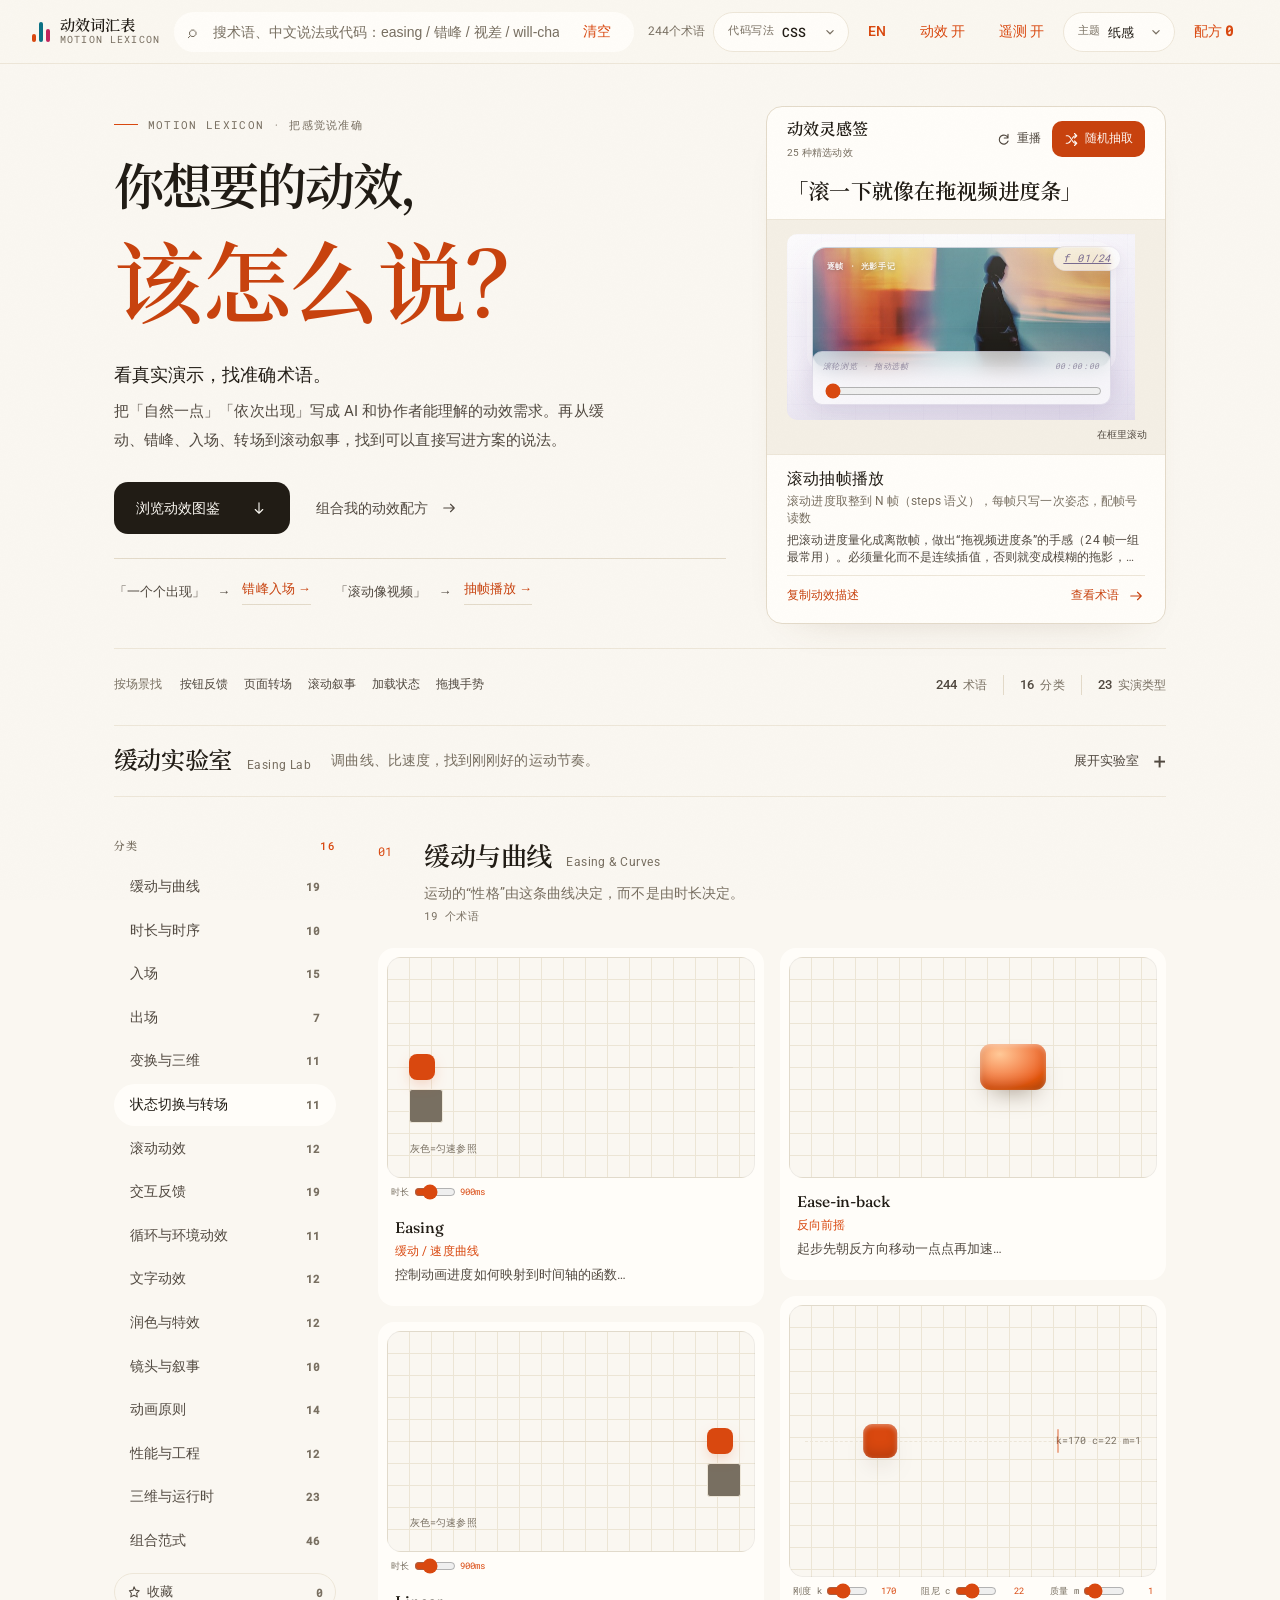
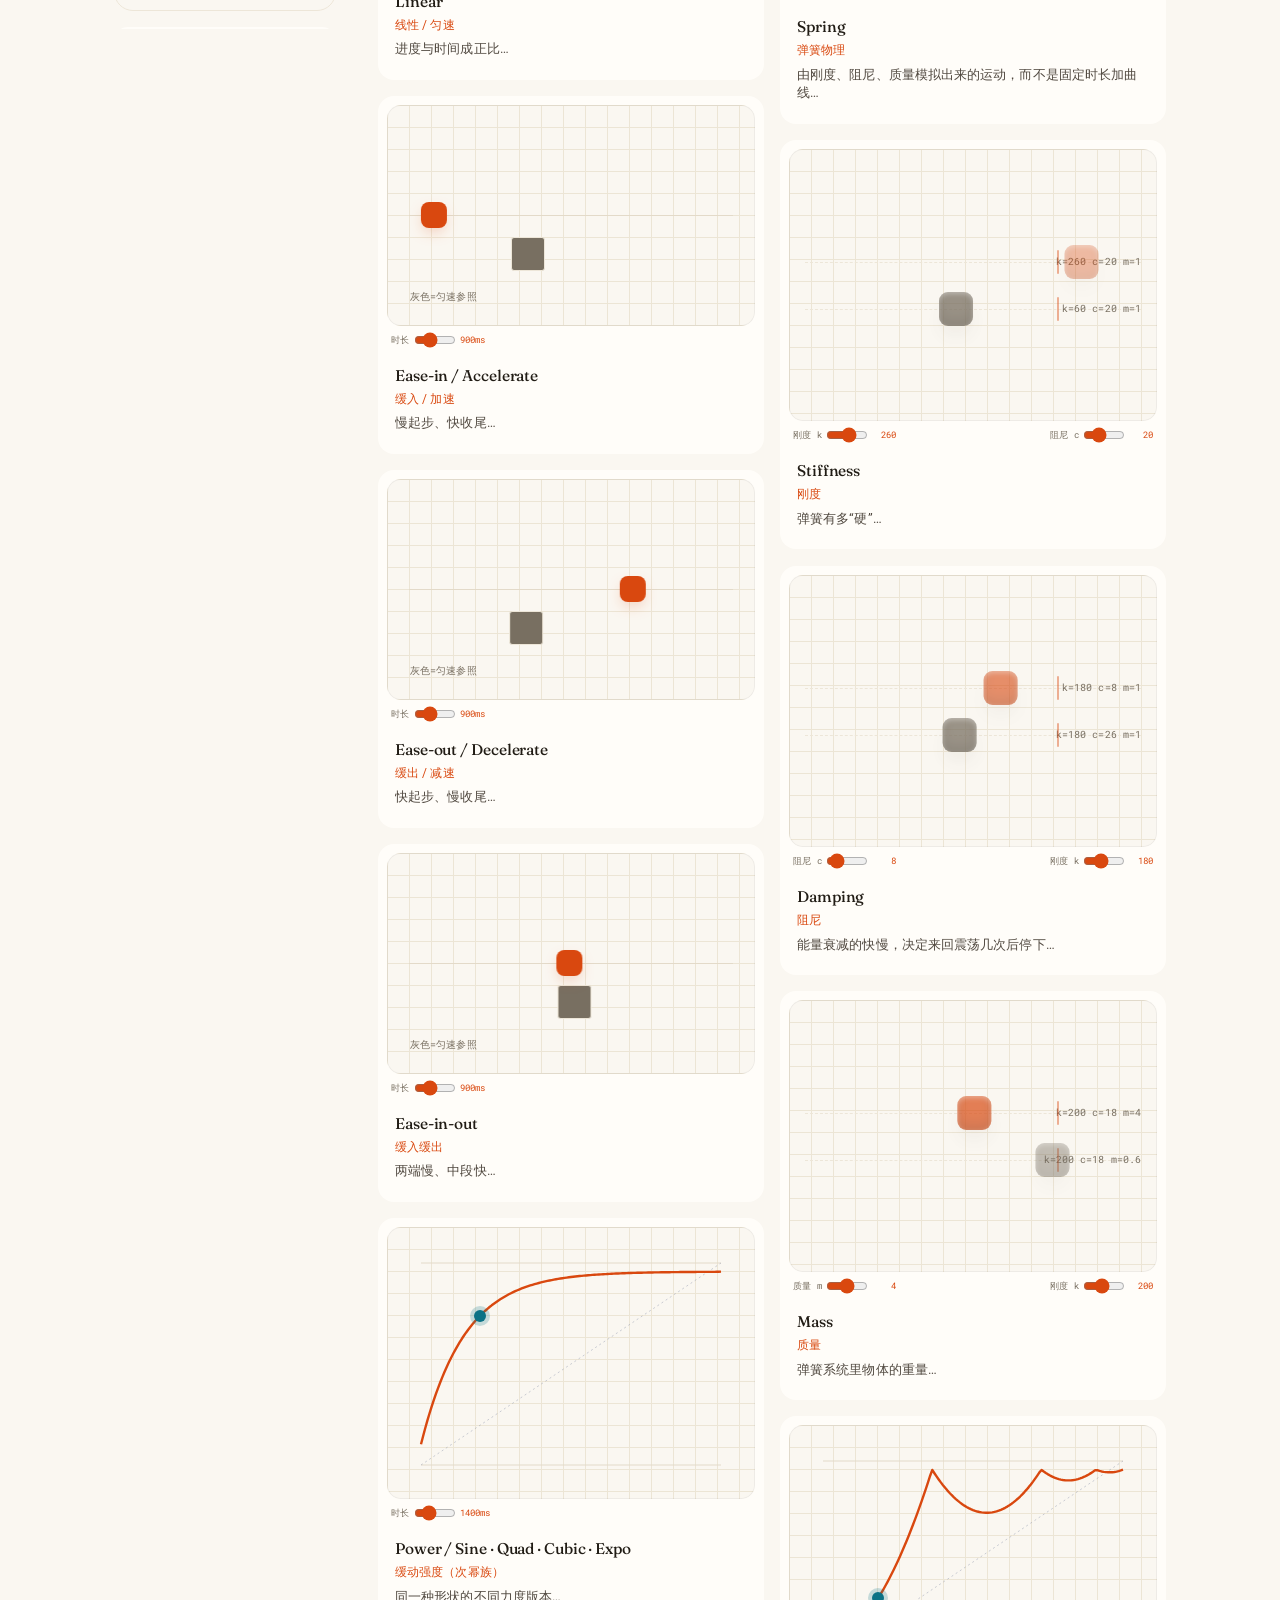
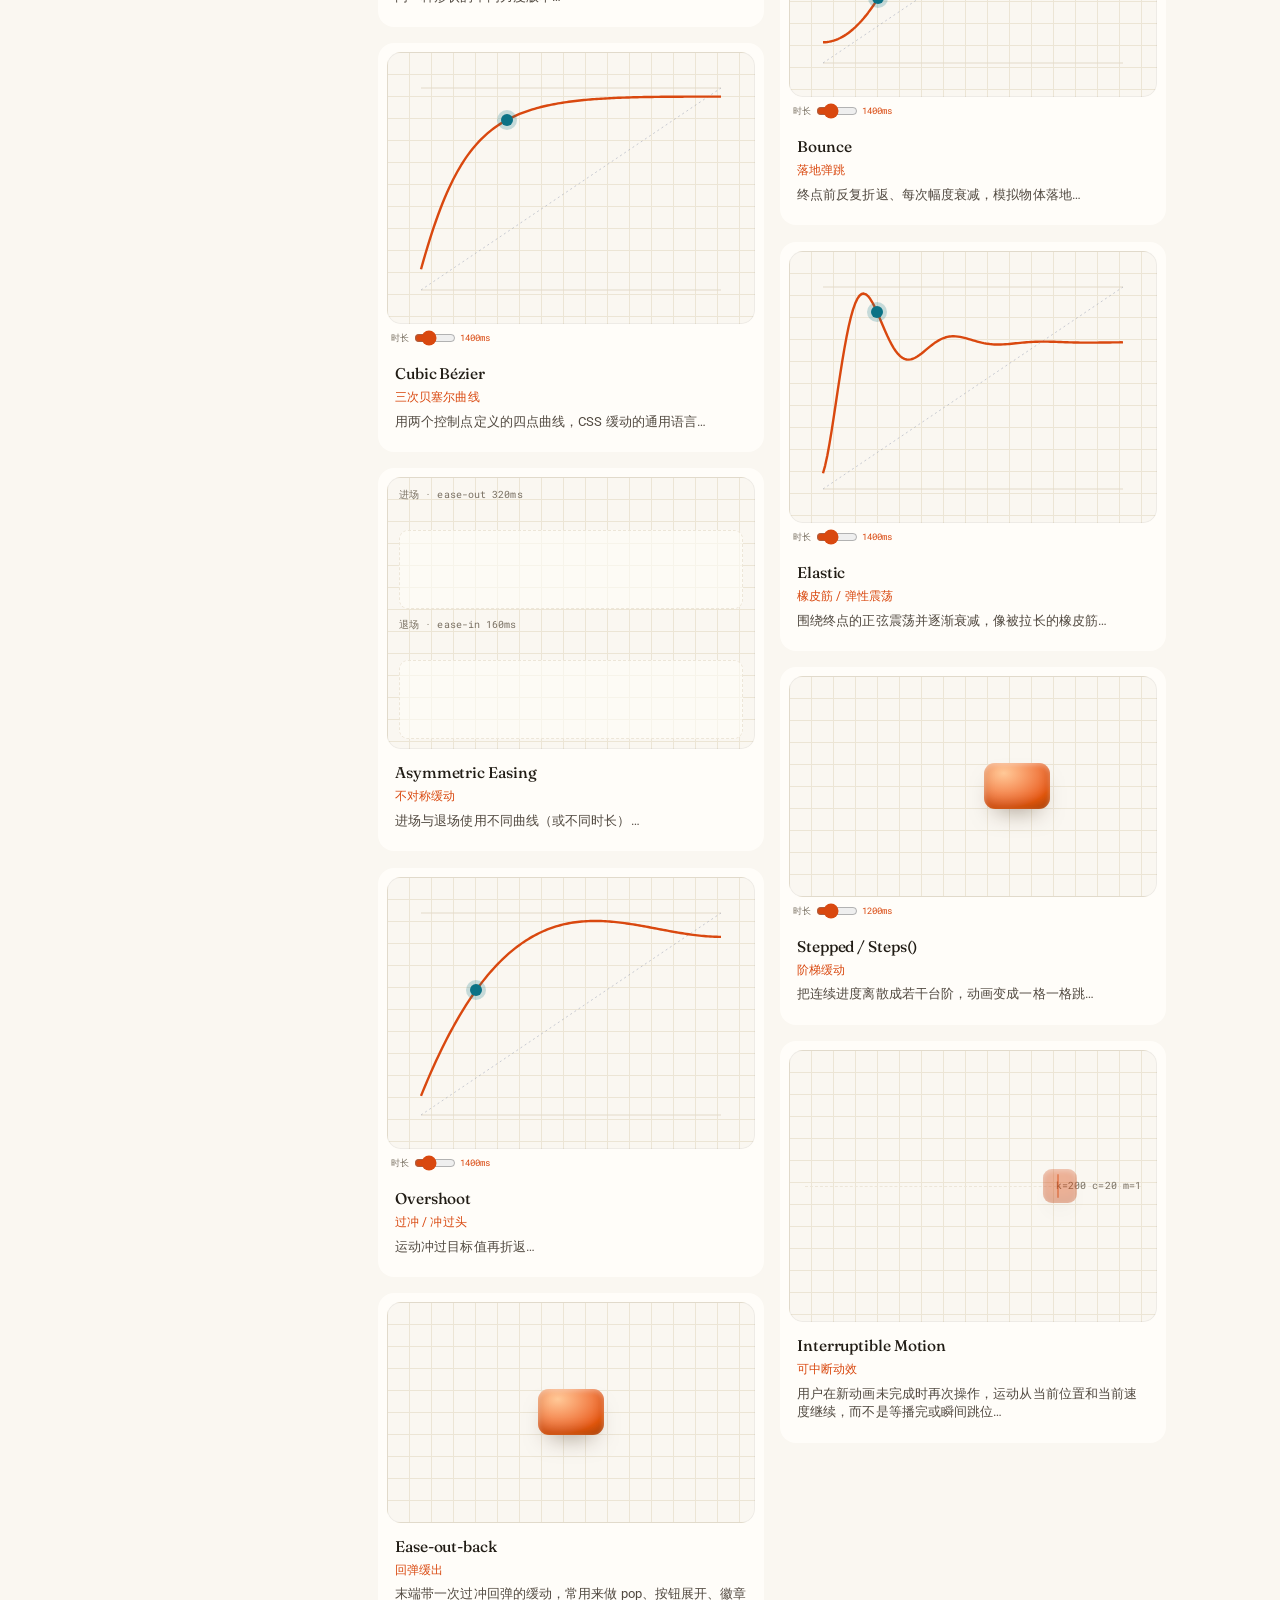
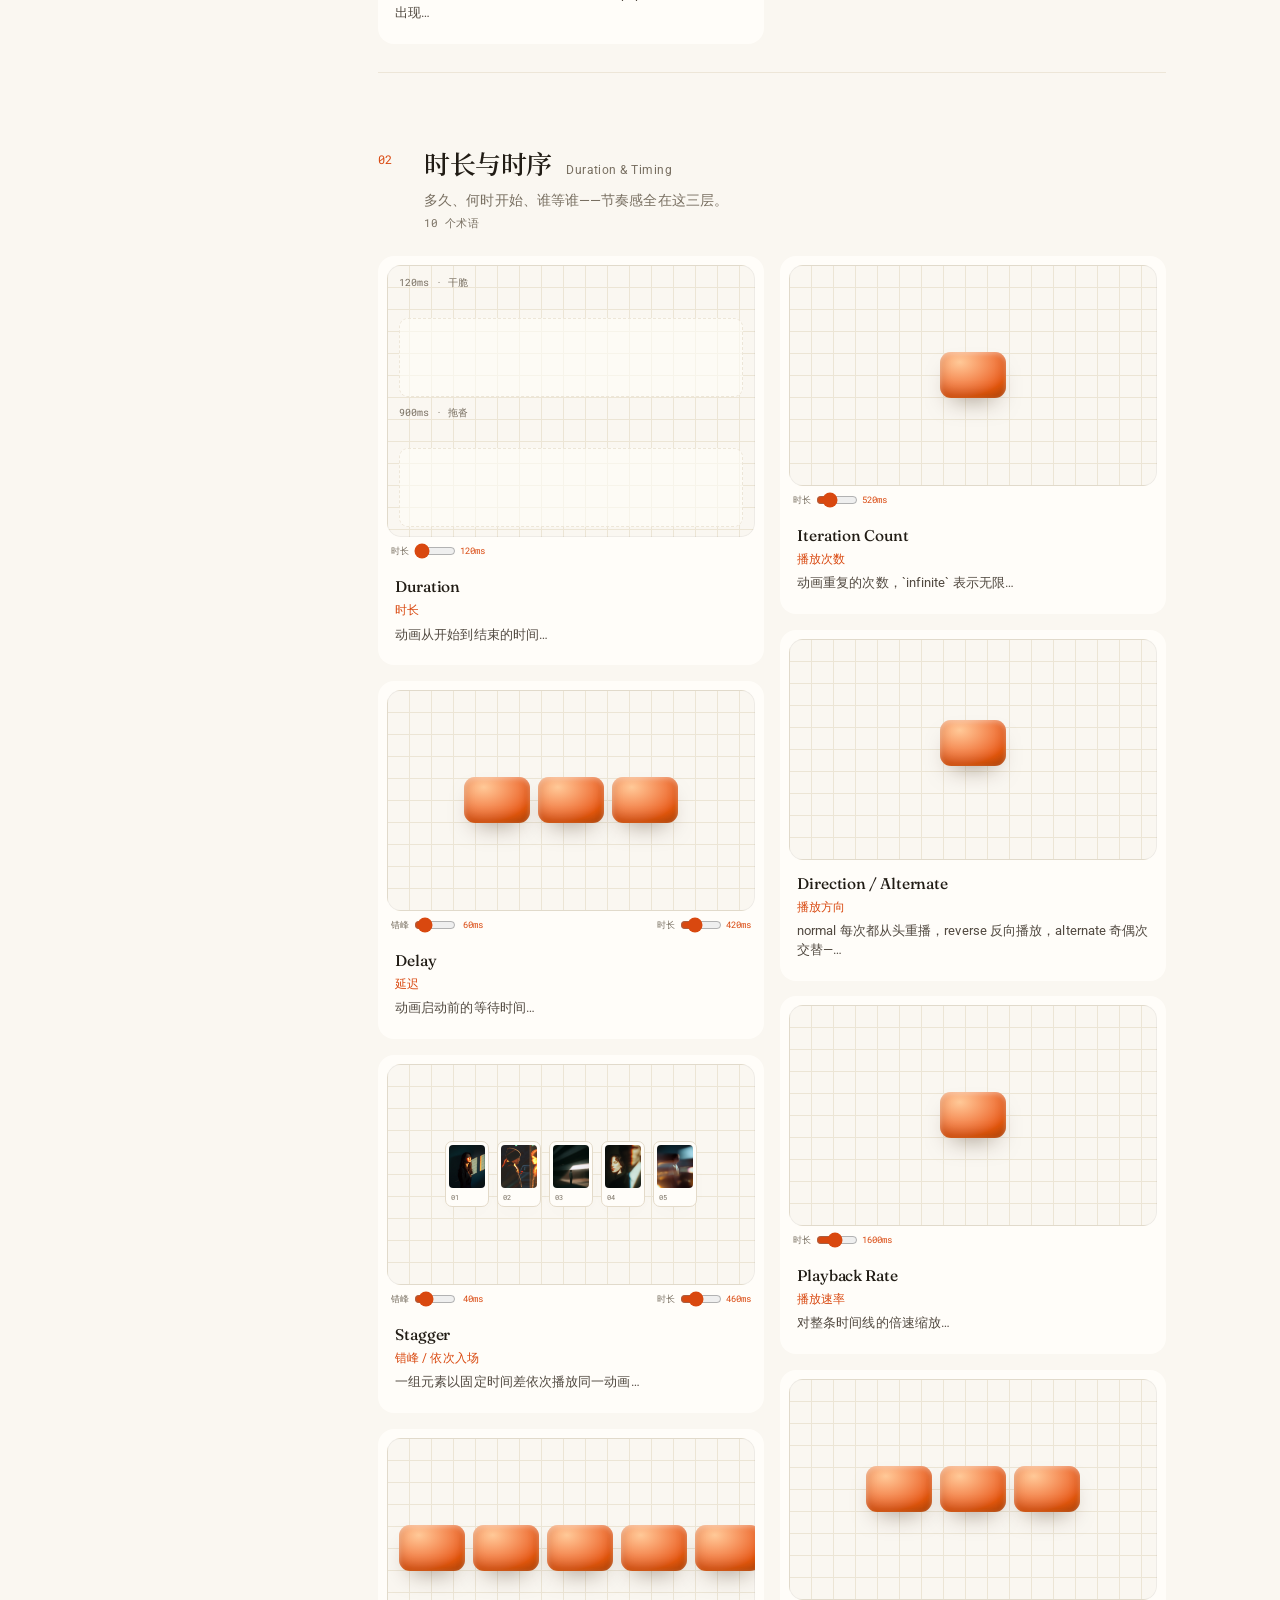
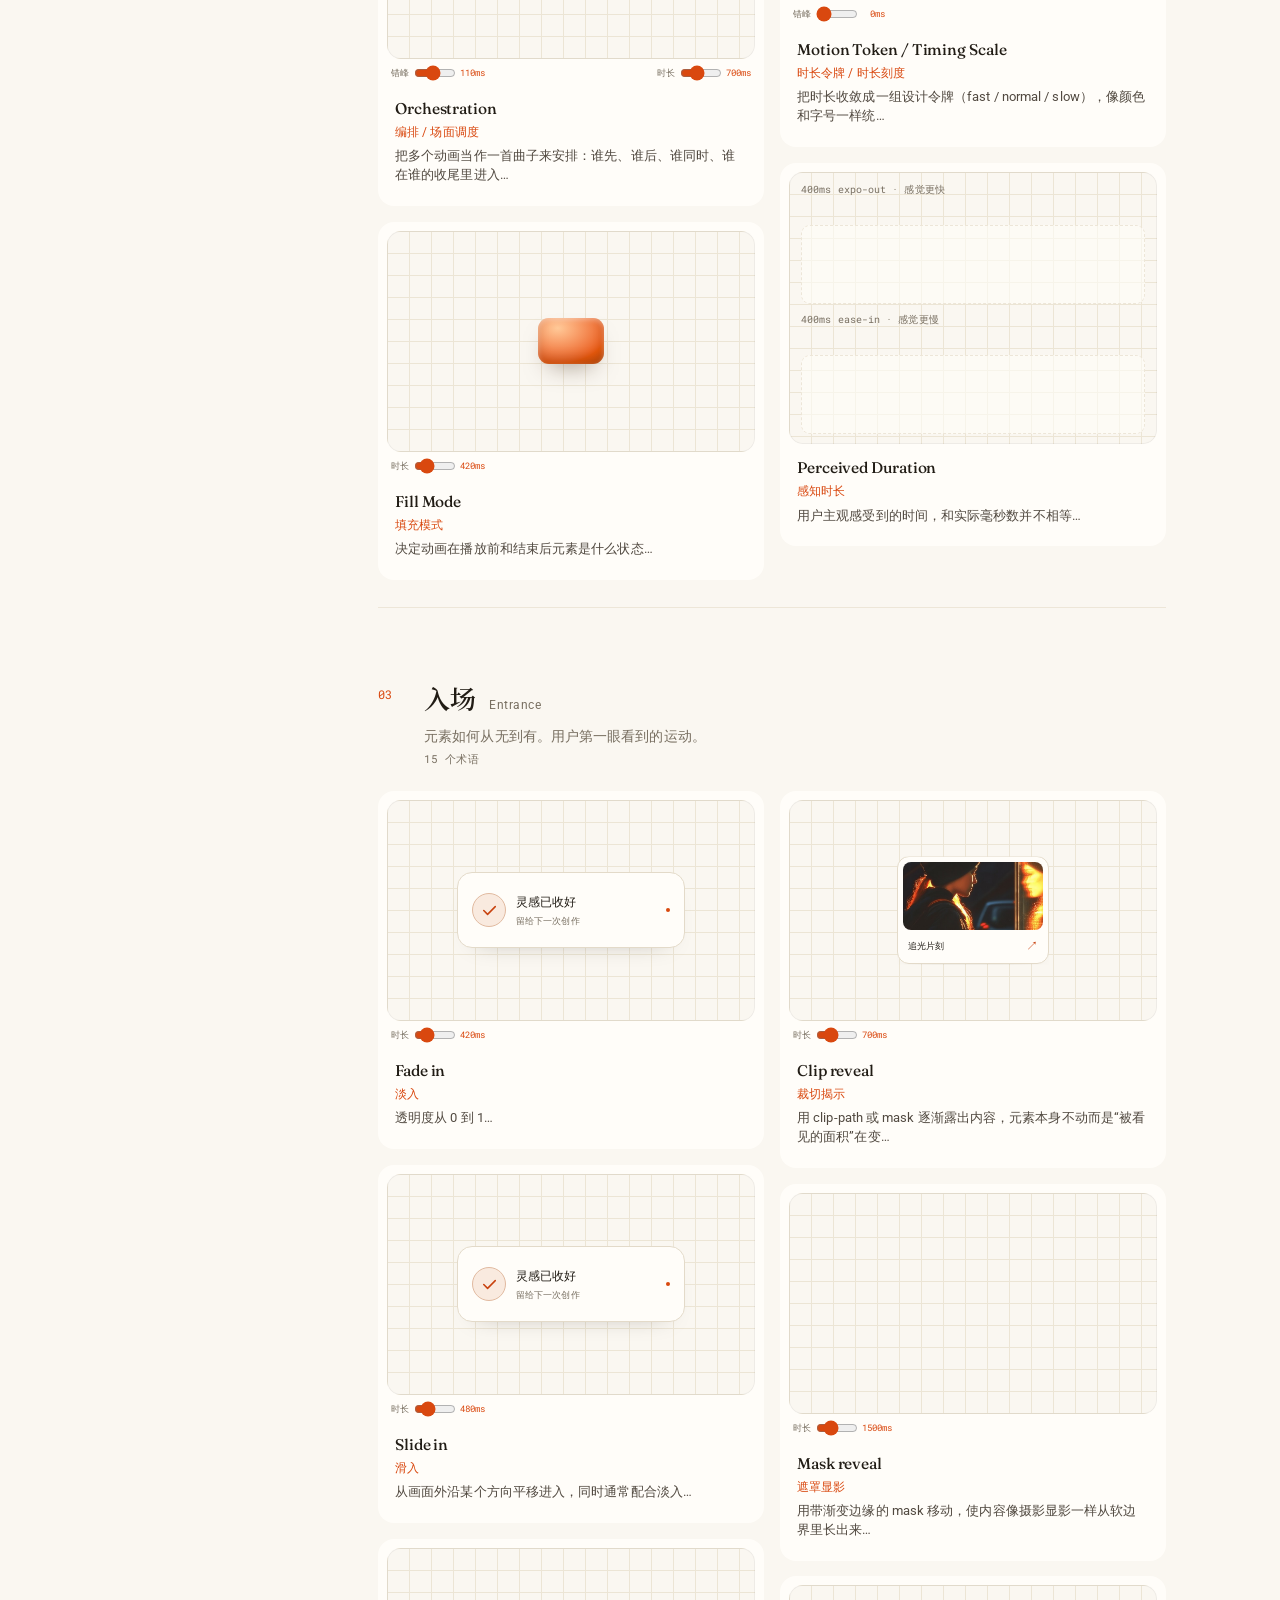
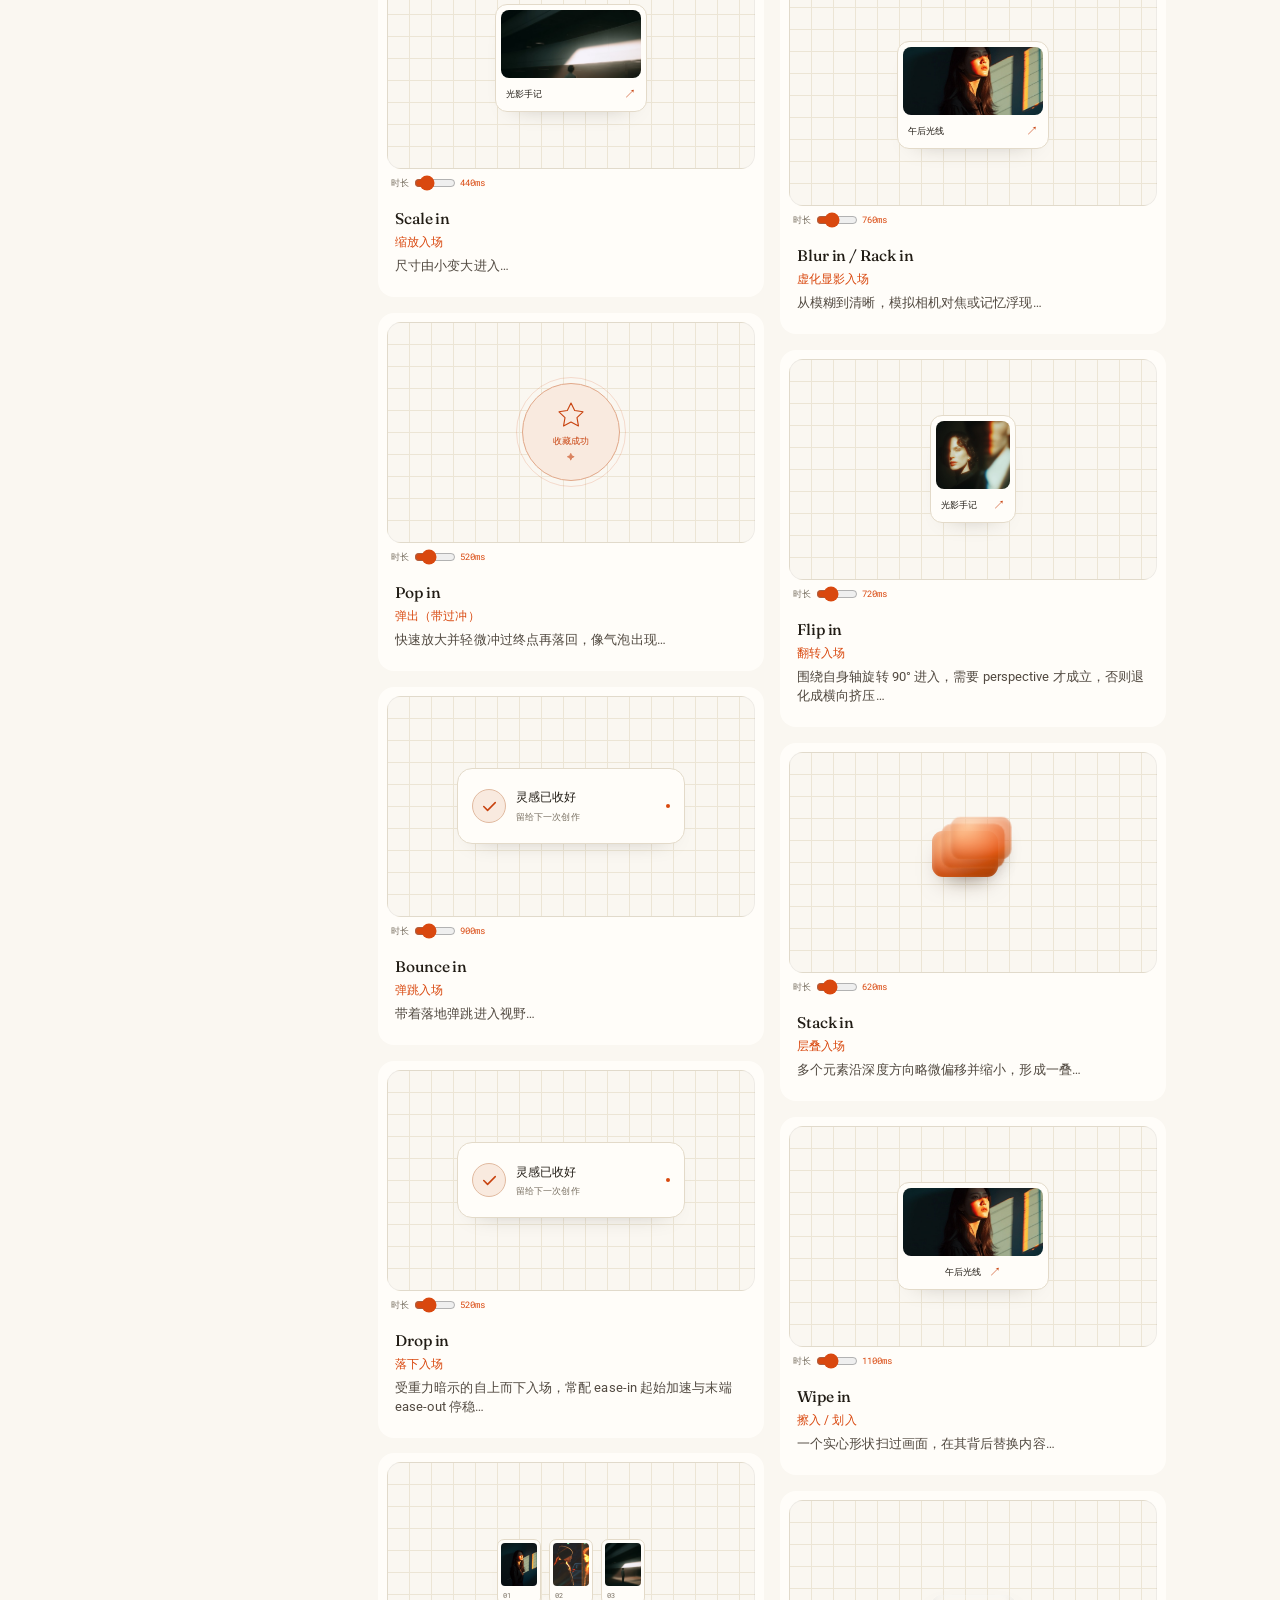
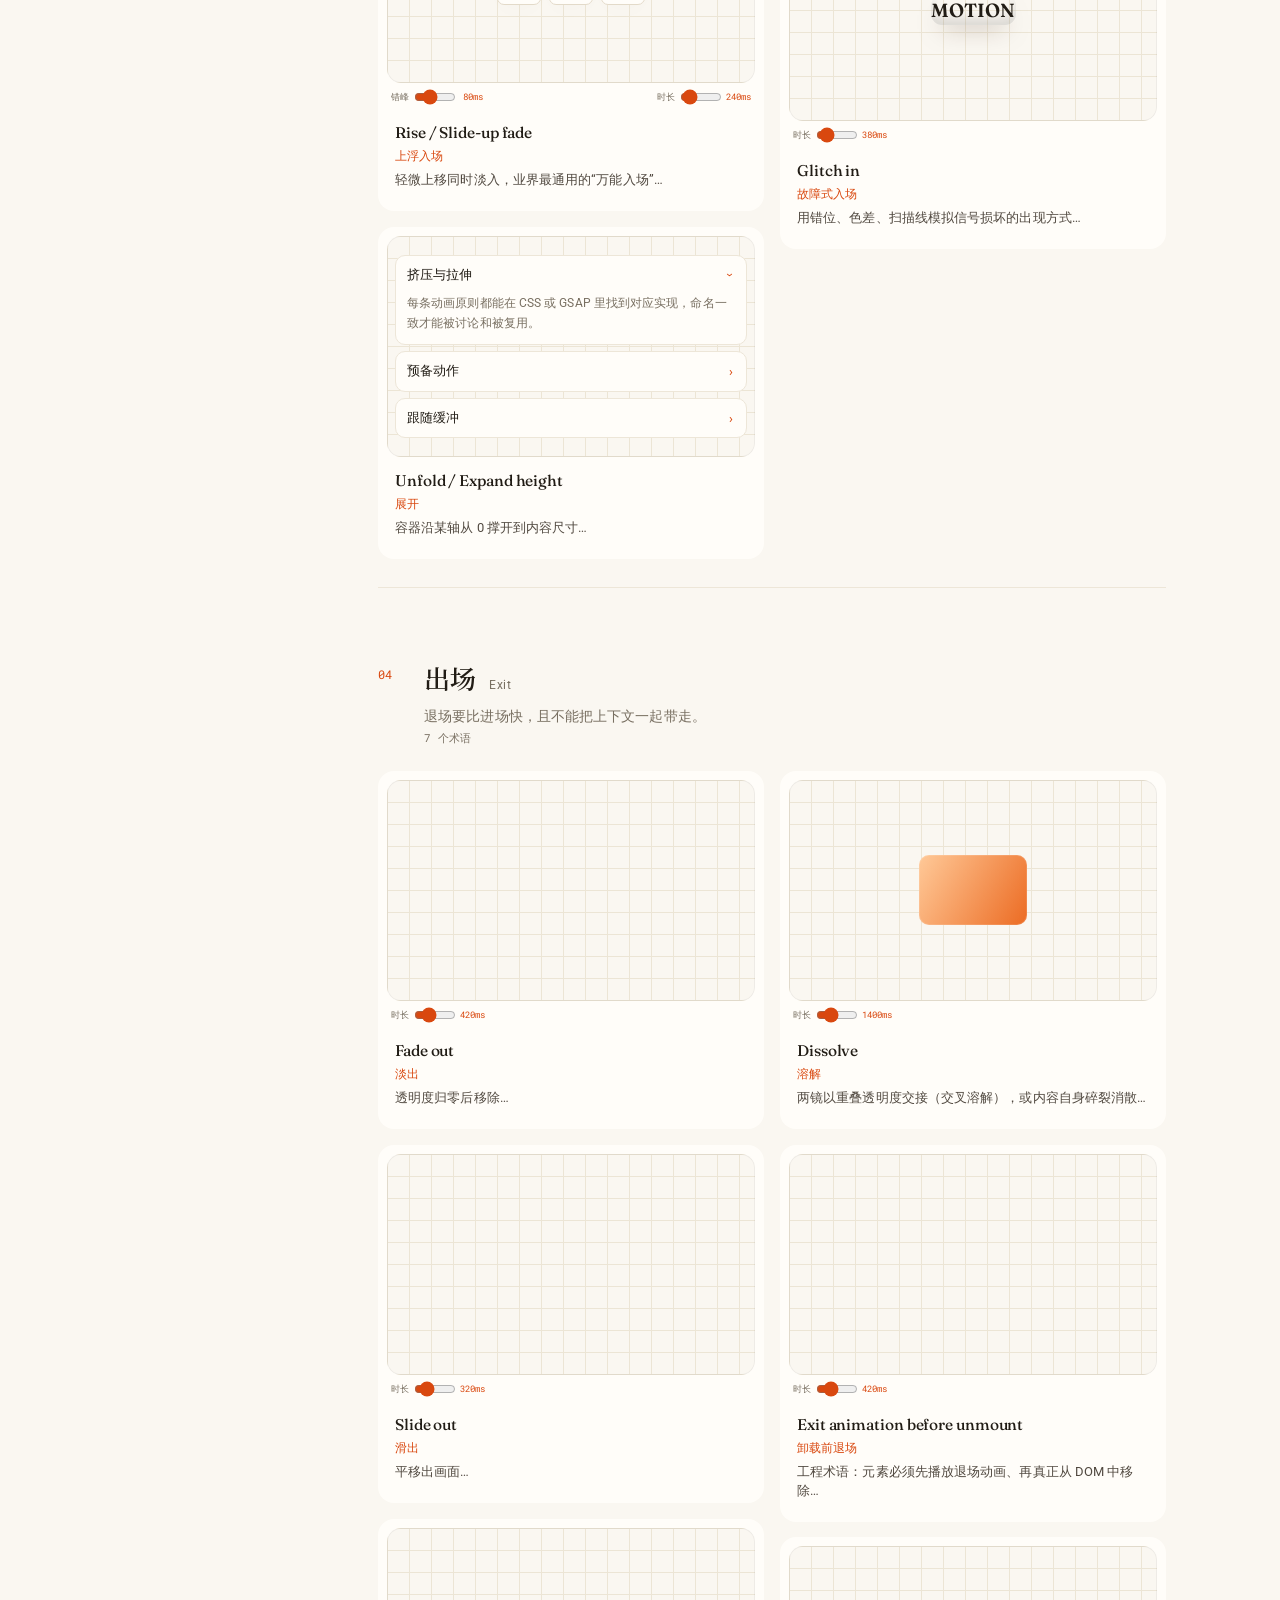
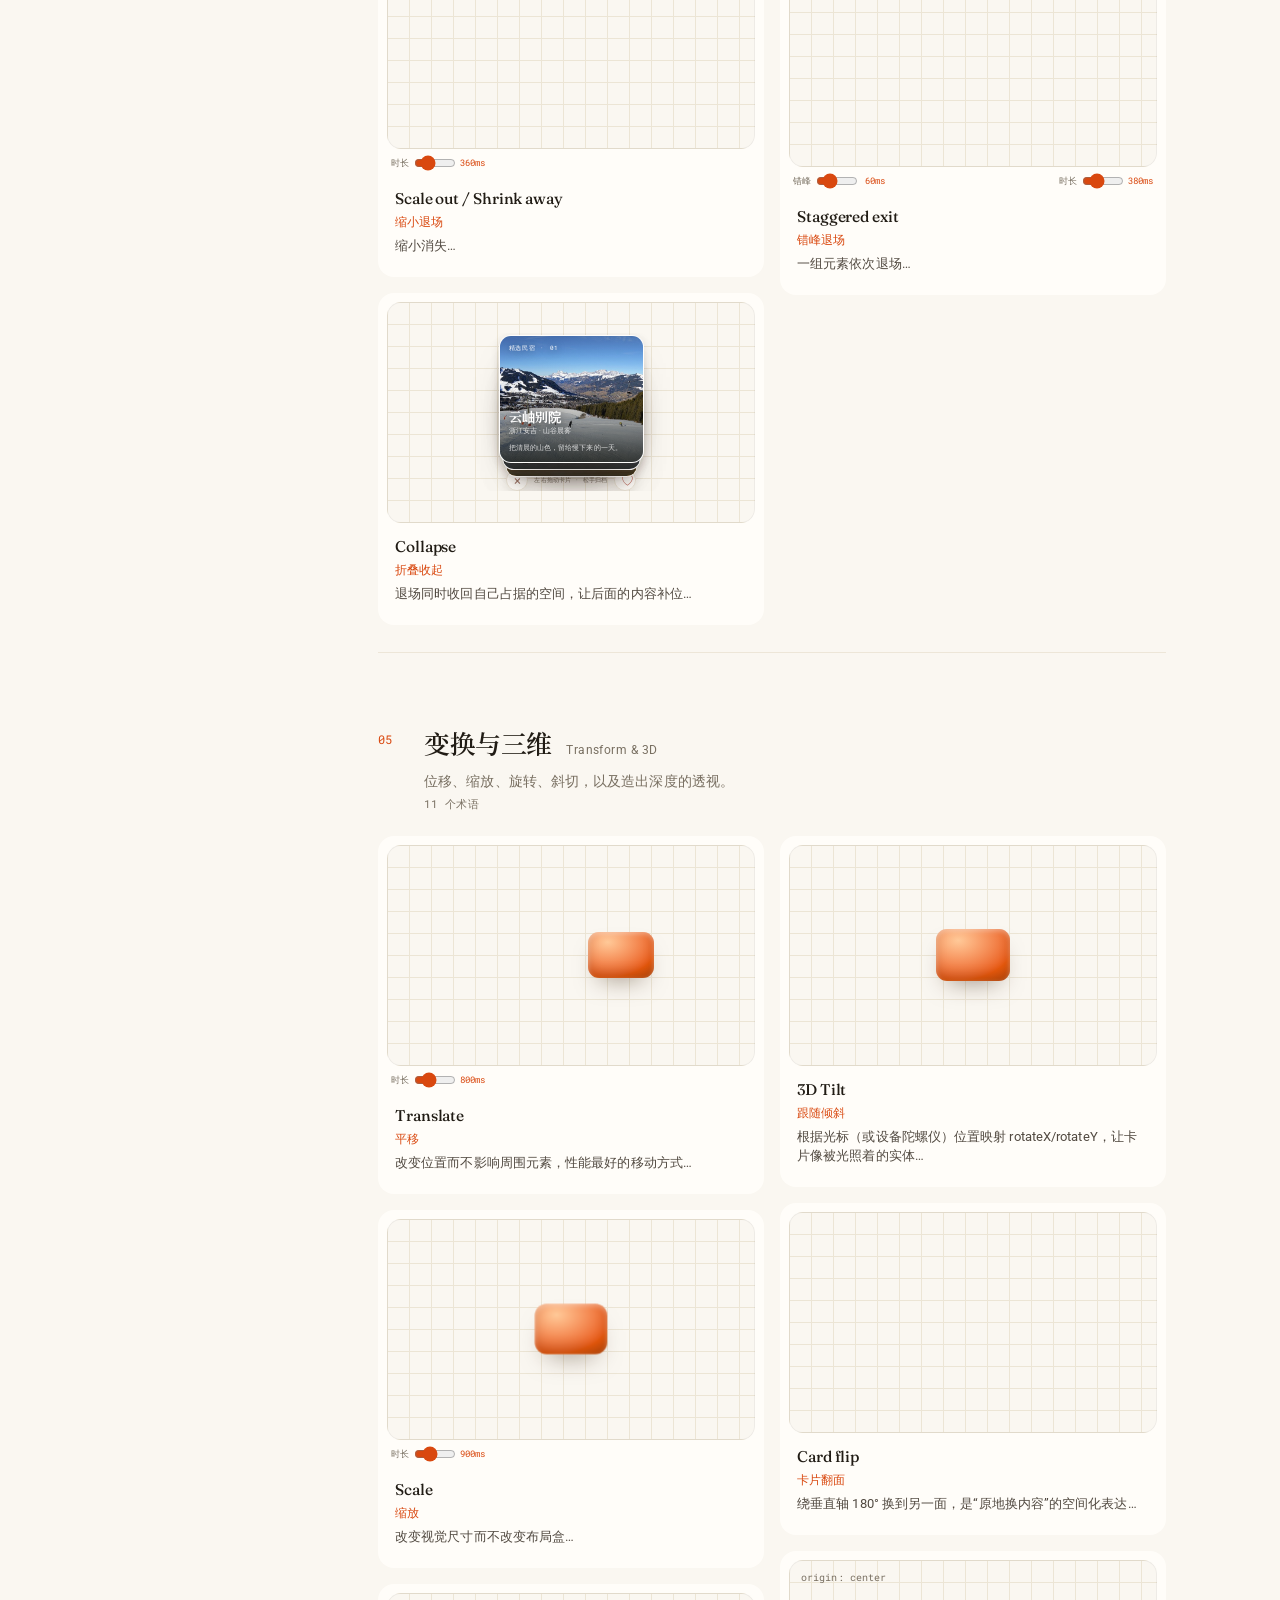
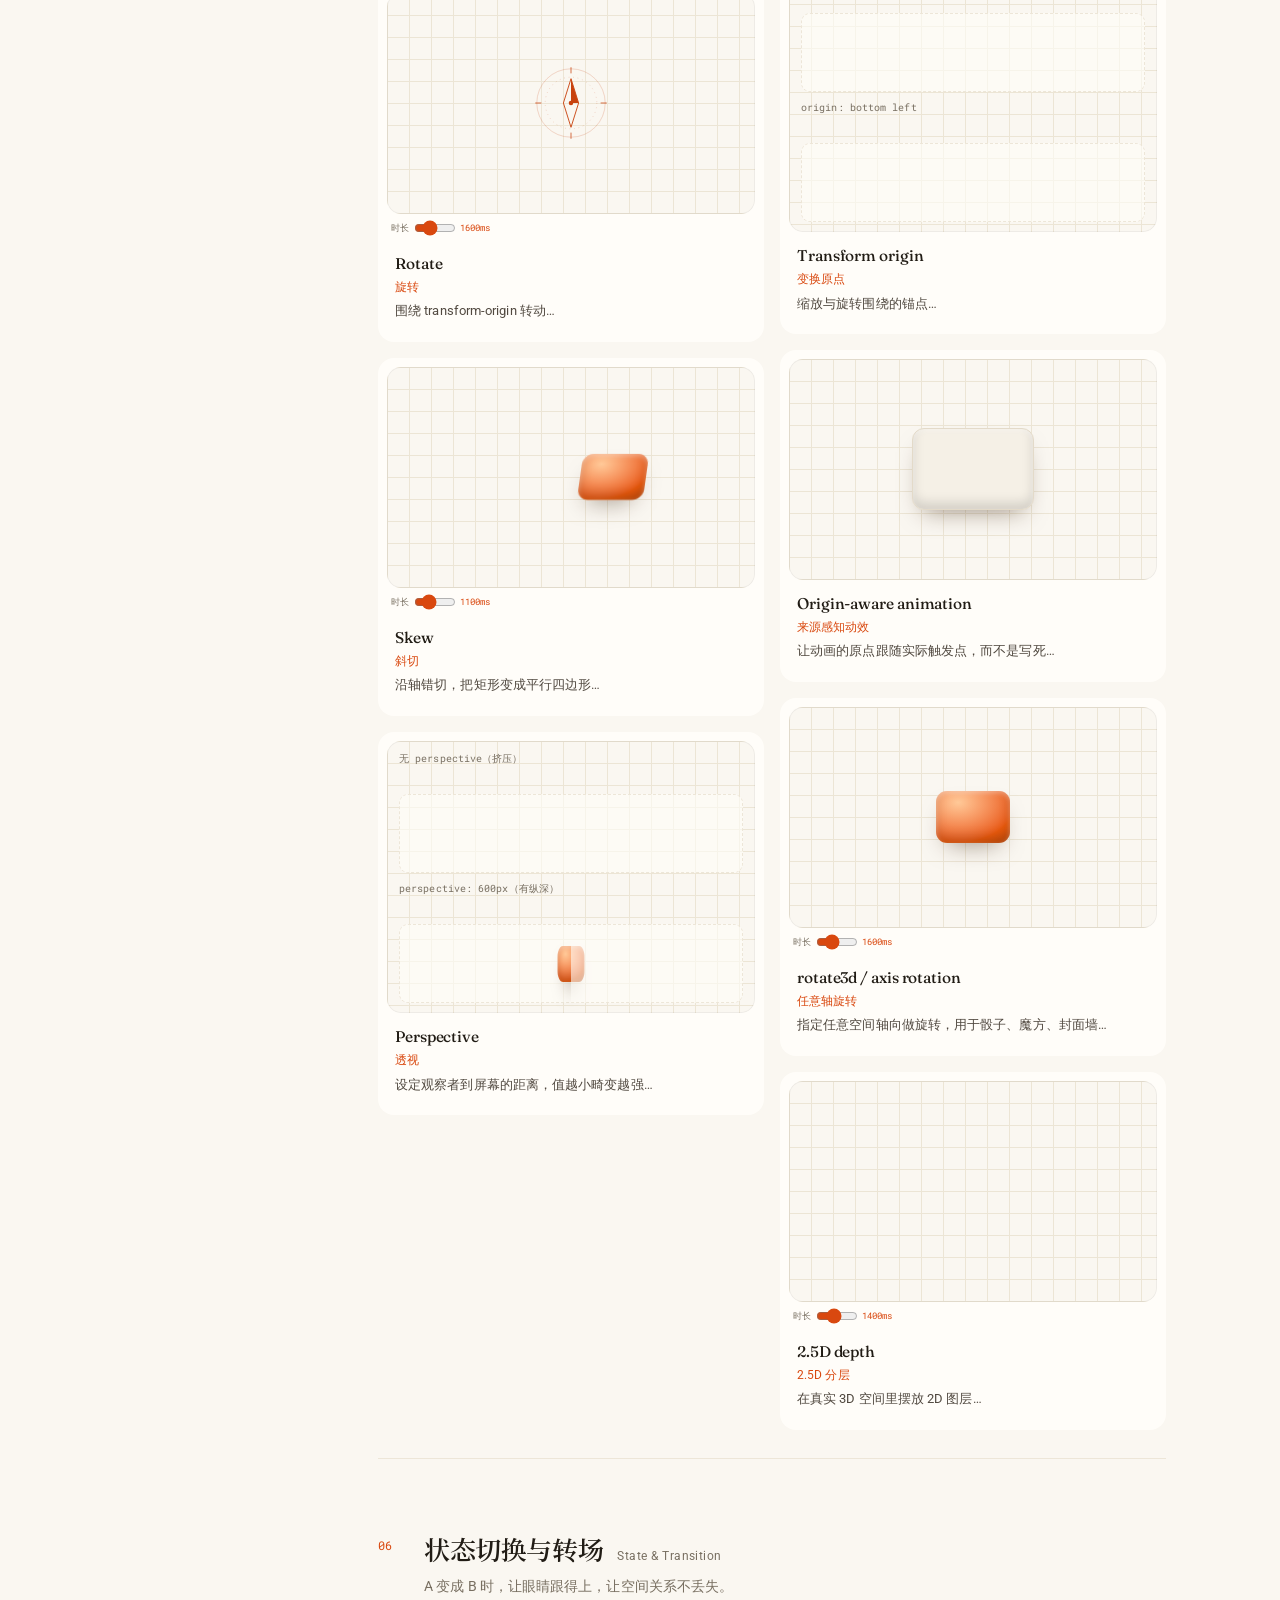
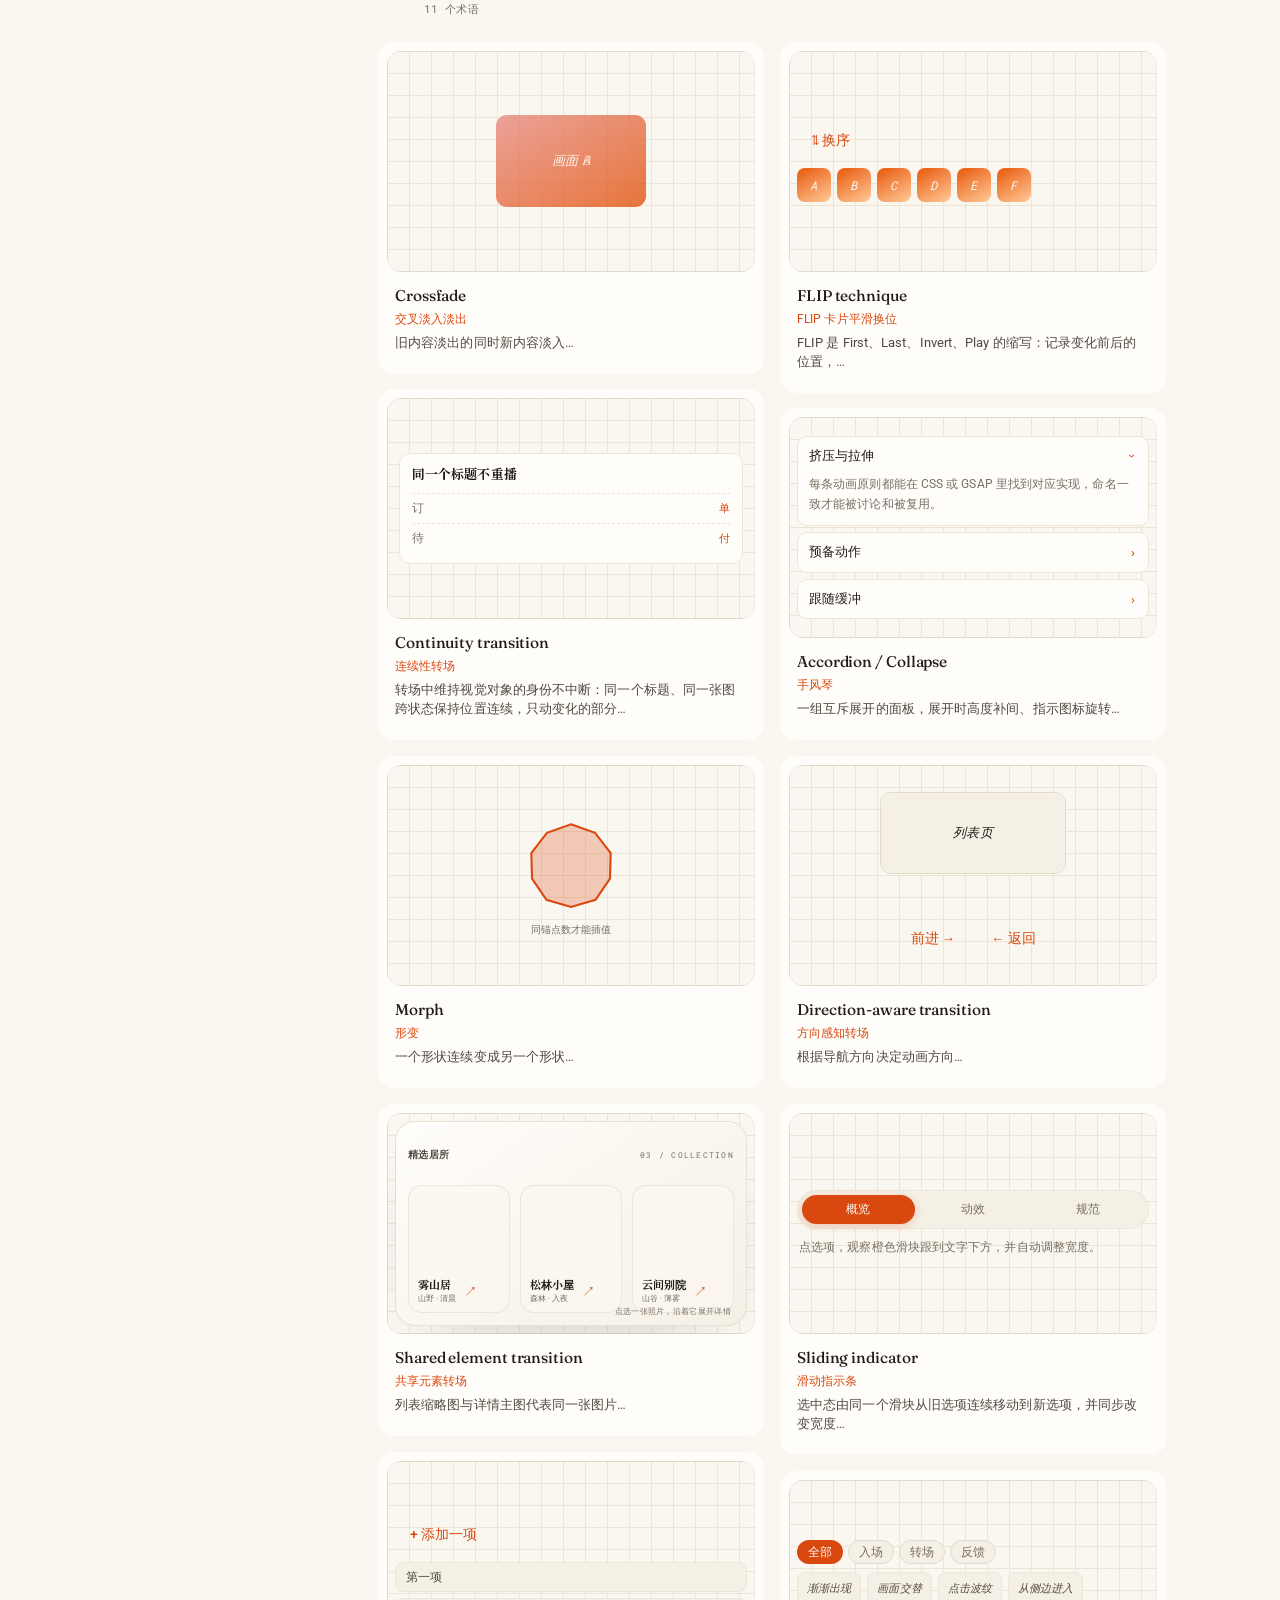
<file: home-study.html>
<!DOCTYPE html>
<html lang="zh-CN" data-theme="ember">
<head>
<meta charset="UTF-8">
<meta name="viewport" content="width=device-width, initial-scale=1">
<title>动效词汇表 · 把“那个感觉”说成专业术语</title>
<meta name="description" content="Web 动效词汇与交互实验室：浏览术语、实演效果、专业表达与多平台代码示例。">
<meta name="theme-color" content="#f6f2e9">
<meta property="og:title" content="动效词汇表 · Motion Lexicon">
<meta property="og:description" content="把‘那个感觉’说成专业术语：动效词条、交互演示和可核对的平台代码示例。">
<meta property="og:type" content="website">
<meta name="twitter:card" content="summary">
<meta name="color-scheme" content="dark light">
<link rel="stylesheet" href="assets/fonts/fonts.css?v=294">
<link rel="stylesheet" href="assets/styles.css?v=294">
<link rel="stylesheet" href="assets/hud.css?v=294">
<link rel="icon" href="data:image/svg+xml,<svg xmlns='http://www.w3.org/2000/svg' viewBox='0 0 100 100'><text y='.9em' font-size='90'>〜</text></svg>">
<!-- 首帧就定主题：等 app.js 启动才纠正的话，浅色用户每次都闪一下暗色 -->
<script>
(function () { try {
  var t = localStorage.getItem('motion-theme');
  /* 这两个旧值 app.js 的 setTheme 会迁移；首帧脚本不认就会 paper→ember 闪一下 */
  if (t === 'light') t = 'paper';
  else if (t === 'dark') t = 'ember';
  if (!t) t = window.matchMedia && window.matchMedia('(prefers-color-scheme: dark)').matches ? 'ember' : 'paper';
  if (['paper','ember','celadon','graphite','iris'].indexOf(t) < 0) t = 'paper';
  document.documentElement.dataset.theme = t;
} catch (e) {} })();
</script>
<link rel="stylesheet" href="design/home-2026-10-12/study.css?v=1">
<script>document.documentElement.dataset.study = ["baseline","a","b","c"].includes(new URLSearchParams(location.search).get("direction")) ? new URLSearchParams(location.search).get("direction") : "a";</script>
</head>
<body>
<a class="skip-link" href="#content">跳到主要内容</a>

<header class="topbar">
  <a class="brand" href="#top">
    <span class="mark" aria-hidden="true"><i></i><i></i><i></i></span>
    <span class="brand-t"><span class="brand-name" data-i18n="brand1">动效词汇表</span><s data-i18n="brand2">MOTION LEXICON</s></span>
  </a>
  <div class="search">
    <span class="mag" aria-hidden="true">⌕</span>
    <input id="q" type="search" placeholder="搜术语、中文说法或代码：easing / 错峰 / 视差 / will-change …" aria-label="搜索动效术语" data-l10n="搜索动效术语" data-l10n-attr="aria-label" autocomplete="off">
    <button id="clear" class="mini" type="button" data-i18n="clear">清空</button>
    <div id="search-history" class="search-history" role="region" aria-label="最近搜索" data-l10n="最近搜索" data-l10n-attr="aria-label" hidden>
      <div class="search-history-hd"><b data-i18n="recentSearches">最近搜索</b><button id="clear-search-history" type="button" data-i18n="clearSearchHistory">清空记录</button></div>
      <ul id="search-history-list"></ul>
      <p class="search-history-note" data-i18n="searchHistoryLocal">记录仅保存在此设备</p>
    </div>
  </div>
  <div class="top-tools">
    <span id="hitcount" class="hit" aria-live="polite"></span>
    <div class="menu" id="dialect-menu">
      <button id="dialect-btn" class="menu-btn" type="button" aria-haspopup="listbox" aria-expanded="false"
        title="同一条动效，切换成 CSS / WAAPI / GSAP / Framer / Swift / Compose / Tailwind 的写法"
        data-l10n="同一条动效，切换成 CSS / WAAPI / GSAP / Framer / Swift / Compose / Tailwind 的写法" data-l10n-attr="title">
        <span class="menu-cap" data-i18n="dialect">代码写法</span><b id="dialect-cur">CSS</b>
        <svg class="menu-caret" width="14" height="14" viewBox="0 0 20 20" aria-hidden="true"><path d="M5.5 8 10 12.5 14.5 8" fill="none" stroke="currentColor" stroke-width="1.7" stroke-linecap="round" stroke-linejoin="round"/></svg>
      </button>
      <div class="menu-list" id="dialect-list" role="listbox" aria-label="代码写法" tabindex="-1" hidden></div>
    </div>
    <button id="lang" class="ghost" type="button">EN</button>
    <button id="motion" class="ghost" type="button" aria-pressed="true">动效 开</button>
    <button id="hud" class="ghost" type="button" aria-pressed="true">遥测 开</button>
    <div class="menu" id="theme-menu">
      <button id="theme-btn" class="menu-btn" type="button" aria-haspopup="menu" aria-expanded="false"
        title="切换配色：五套调色板，默认跟随系统的深浅色偏好"
        data-l10n="切换配色：五套调色板，默认跟随系统的深浅色偏好" data-l10n-attr="title">
        <span class="menu-cap" data-i18n="themeCap">主题</span><b id="theme-cur">暗房</b>
        <svg class="menu-caret" width="14" height="14" viewBox="0 0 20 20" aria-hidden="true"><path d="M5.5 8 10 12.5 14.5 8" fill="none" stroke="currentColor" stroke-width="1.7" stroke-linecap="round" stroke-linejoin="round"/></svg>
      </button>
      <div class="menu-list" id="theme-list" role="menu" aria-label="主题" tabindex="-1" hidden></div>
    </div>
    <button class="ghost recipe-open" type="button"><span data-i18n="recipe">配方</span> <b id="recipe-count">0</b></button>
  </div>
  <div class="scroll-progress" id="scroll-progress" aria-hidden="true"><i></i></div>
</header>

<main id="top" tabindex="-1">
  <section class="lede" aria-labelledby="home-title">
    <div class="lede-txt">
      <h1 id="home-title"><span class="home-title-lead" data-i18n="h1a">你想要的动效，</span><span class="home-title-question"><span data-i18n="h1b"></span><em data-i18n="h1c">该怎么说？</em><span data-i18n="h1d"></span></span></h1>
      <p class="home-intro" data-i18n="homeLead">看真实演示，找准确术语。</p>
      <p class="home-body" data-i18n="homeBody">把「自然一点」「依次出现」写成 AI 和协作者能理解的动效需求。再从缓动、错峰、入场、转场到滚动叙事，找到可以直接写进方案的说法。</p>
      <div class="home-actions">
        <a class="browse-link" href="#content"><span data-i18n="browseTerms">浏览动效图鉴</span><svg width="18" height="18" viewBox="0 0 24 24" fill="none" stroke="currentColor" stroke-width="1.5" stroke-linecap="round" stroke-linejoin="round" aria-hidden="true"><path d="M12 5v14m-5-5 5 5 5-5"/></svg></a>
        <button class="home-recipe recipe-open" type="button"><span data-i18n="homeRecipe">组合我的动效配方</span><svg width="18" height="18" viewBox="0 0 24 24" fill="none" stroke="currentColor" stroke-width="1.5" stroke-linecap="round" stroke-linejoin="round" aria-hidden="true"><path d="M5 12h14m-5-5 5 5-5 5"/></svg></button>
      </div>
    </div>
    <figure class="motion-example" aria-labelledby="example-title">
      <div class="example-hd">
        <div class="example-heading"><span class="example-eyebrow" data-i18n="homeExample">动效灵感签</span><span class="example-pool">25 种精选动效</span></div>
        <div class="example-controls">
          <button id="home-replay" class="example-control" type="button"><svg width="15" height="15" viewBox="0 0 20 20" fill="none" stroke="currentColor" stroke-width="1.5" stroke-linecap="round" stroke-linejoin="round" aria-hidden="true"><path d="M16 8a6 6 0 1 0 .1 4M16 3v5h-5"/></svg><span data-i18n="homeReplay">重播</span></button>
          <button id="home-random" class="example-control example-random" type="button"><svg width="15" height="15" viewBox="0 0 20 20" fill="none" stroke="currentColor" stroke-width="1.5" stroke-linecap="round" stroke-linejoin="round" aria-hidden="true"><path d="M3 5h2c4 0 6 10 10 10h2M14 12l3 3-3 3M3 15h2c1.5 0 2.7-1.4 3.8-3.2M11.2 8.2C12.3 6.4 13.5 5 15 5h2M14 2l3 3-3 3"/></svg><span data-i18n="homeRandom">随机抽取</span></button>
        </div>
      </div>
      <p class="example-vague" id="example-vague" data-i18n="homeVague">「让卡片一张张轻轻浮上来」</p>
      <div class="example-stage" id="example-stage"></div>
      <figcaption class="example-caption">
        <div class="example-description" aria-live="polite" aria-atomic="true">
          <div class="example-term"><b id="example-title" data-i18n="homeExampleName">错峰上浮入场</b><span id="example-en">Stagger + Rise</span></div>
          <p class="example-spec" id="example-spec" data-i18n="homeSpec">上浮 16px · 时长 420ms · 间隔 90ms</p>
          <p class="example-note" id="example-note" data-i18n="homeStaggerUse">逐项出现，让视线自然跟着列表的顺序移动。</p>
        </div>
        <div class="example-footer"><button id="home-copy" type="button"><span data-i18n="homeCopy">复制动效描述</span></button><a id="example-link" href="#term/stagger"><span data-i18n="homeViewTerm">查看术语</span><svg width="18" height="18" viewBox="0 0 24 24" fill="none" stroke="currentColor" stroke-width="1.5" stroke-linecap="round" stroke-linejoin="round" aria-hidden="true"><path d="M5 12h14m-5-5 5 5-5 5"/></svg></a></div>
        <span id="home-copy-status" class="sr-only" role="status"></span>
      </figcaption>
    </figure>
    <div class="home-discovery">
      <div id="scene-shortcuts" class="scene-shortcuts" aria-label="按场景浏览" data-l10n="按场景浏览" data-l10n-attr="aria-label">
        <span data-i18n="scenarioLabel">按场景找</span>
        <button type="button" data-scenario-query="按钮" data-i18n="scenarioButtons">按钮反馈</button>
        <button type="button" data-scenario-query="转场" data-i18n="scenarioTransitions">页面转场</button>
        <button type="button" data-scenario-query="滚动" data-i18n="scenarioScroll">滚动叙事</button>
        <button type="button" data-scenario-query="加载" data-i18n="scenarioLoading">加载状态</button>
        <button type="button" data-scenario-query="拖拽" data-i18n="scenarioDrag">拖拽手势</button>
      </div>
      <div class="home-stats">
        <span><b id="stat-terms">0</b> <span data-i18n="terms">术语</span></span>
        <span><b id="stat-cats">0</b> <span data-i18n="cats">分类</span></span>
        <span><b id="stat-kinds">0</b> <span data-i18n="kinds">实演类型</span></span>
      </div>
    </div>
  </section>

  <!-- ============ 缓动实验室 ============ -->
  <details class="lab" id="lab">
    <summary class="lab-hd">
      <h2><span data-i18n="labHd">缓动实验室</span> <span class="cat-en" data-i18n="labEn">Easing Lab</span></h2>
      <p data-i18n="labP">调曲线、比速度，找到刚刚好的运动节奏。</p>
      <span class="lab-toggle"><span class="lab-expand" data-i18n="labExpand">展开实验室</span><span class="lab-collapse" data-i18n="labCollapse">收起实验室</span><span class="lab-chevron" aria-hidden="true">+</span></span>
    </summary>

    <div class="lab-grid">
      <div class="lab-col picks">
        <h4 data-i18n="labPick">选一条曲线</h4>
        <div id="lab-list" class="ease-list"></div>
      </div>

      <div class="lab-col preview">
        <h4><span data-i18n="labWatch">看它运动</span> <span class="hint-sm" data-i18n="labRef">灰色 = 匀速参照</span></h4>
        <div class="pv">
          <span class="pv-lbl" data-l10n="实演 · 当前曲线">实演 · 当前曲线</span>
          <i id="pv-ref" class="pv-dot ref"></i>
          <i id="pv-live" class="pv-dot live"></i>
          <span class="pv-rail"></span>
        </div>
        <div class="lab-row">
          <label for="lab-dur"><span data-i18n="labDur">时长</span> <output id="lab-dur-v">1200ms</output></label>
          <input id="lab-dur" type="range" min="80" max="1200" step="20" value="1200">
        </div>
        <div class="lab-row">
          <label for="lab-dist"><span data-i18n="labDist">距离</span> <output id="lab-dist-v">96px</output></label>
          <input id="lab-dist" type="range" min="24" max="180" step="4" value="96">
        </div>
        <div class="lab-row">
          <label data-i18n="labProp">动什么</label>
          <div id="lab-props" class="pt-row">
            <button type="button" class="pt on" data-p="x" data-l10n="位移 X">位移 X</button>
            <button type="button" class="pt" data-p="y" data-l10n="位移 Y">位移 Y</button>
            <button type="button" class="pt" data-p="scale" data-l10n="缩放">缩放</button>
            <button type="button" class="pt" data-p="rotate" data-l10n="旋转">旋转</button>
            <button type="button" class="pt" data-p="combo" data-l10n="位移+旋转">位移+旋转</button>
          </div>
        </div>
        <div class="bezier">
          <div class="bz-hd"><b id="lab-ease-name">expo-out</b><code id="lab-ease-css">cubic-bezier()</code><span id="lab-handles" class="hint-sm"></span></div>
          <div class="bz-row" data-i="0"><label for="pt-0">x1</label><input id="pt-0" type="range" min="0" max="1" step="0.01" value="0.16"><output id="ptv-0">0.16</output></div>
          <div class="bz-row" data-i="1"><label for="pt-1">y1</label><input id="pt-1" type="range" min="-1" max="2" step="0.02" value="1"><output id="ptv-1">1.00</output></div>
          <div class="bz-row" data-i="2"><label for="pt-2">x2</label><input id="pt-2" type="range" min="0" max="1" step="0.01" value="0.3"><output id="ptv-2">0.30</output></div>
          <div class="bz-row" data-i="3"><label for="pt-3">y2</label><input id="pt-3" type="range" min="-1" max="2" step="0.02" value="1"><output id="ptv-3">1.00</output></div>
        </div>
      </div>

      <div class="lab-col curve-out">
        <canvas id="lab-curve" role="img" aria-label="缓动曲线预览" data-l10n="缓动曲线预览" data-l10n-attr="aria-label"></canvas>
        <div class="code-out">
          <div id="lab-tabs" class="ltabs"></div>
          <pre><code id="lab-code"></code></pre>
          <button id="lab-copy" class="solid" type="button" data-i18n="labCopy">复制代码</button>
        </div>
      </div>
    </div>
  </details>

  <!-- ============ 术语表 ============ -->
  <div class="shell" id="content">
    <aside class="side">
      <h3><span data-i18n="sideCats">分类</span> <b id="stat-cats2">16</b></h3>
      <nav id="nav" class="nav"></nav>
      <button id="fav-filter" class="fav-chip" type="button" aria-pressed="false">
        <svg width="14" height="14" viewBox="0 0 20 20" aria-hidden="true"><path d="M10 2.6l2.3 4.7 5.2.8-3.8 3.7.9 5.2-4.6-2.4-4.6 2.4.9-5.2L3.4 8.1l5.2-.8z" fill="none" stroke="currentColor" stroke-width="1.5" stroke-linejoin="round"/></svg>
        <span data-i18n="fav">收藏</span> <b id="fav-count">0</b>
      </button>
      <div class="side-note">
        <b data-i18n="tip">提示</b>
        <p data-i18n="tipP">按 / 定位搜索，Esc 清空。左侧点分类可只看该类。</p>
      </div>
    </aside>
    <div class="content">
      <section id="search-results" class="search-results" aria-labelledby="search-results-title" hidden>
        <div class="search-results-hd"><div><p class="eyebrow" data-i18n="searchResults">搜索结果</p><h2 id="search-results-title" aria-live="polite"></h2><p id="search-filter-status" class="search-filter-status" hidden></p></div><div class="search-result-actions"><button id="search-clear-filters" class="ghost" type="button" data-i18n="searchClearFilters" hidden>清除筛选</button><button id="search-reset" class="ghost" type="button" data-i18n="searchClear">清除搜索</button></div></div>
        <div id="search-result-list" class="search-result-list"></div>
      </section>
      <p id="empty" class="empty" hidden data-l10n="没有匹配的术语。换个说法试试，比如「弹」「糊」「跟手」「掉帧」。">没有匹配的术语。换个说法试试，比如「弹」「糊」「跟手」「掉帧」。</p>
      <div id="sections"></div>
    </div>
  </div>

  <footer class="foot">
    <div>
      <h4 data-i18n="refs">参考与延伸阅读</h4>
      <ul class="refs">
        <li><a href="https://www.aidesign.guide/dictionary/animation-vocabulary" target="_blank" rel="noopener">Animation Vocabulary · The AI Design Guide</a><span data-l10n="约 80 词、按用途分 12 类">约 80 词、按用途分 12 类</span></li>
        <li><a href="https://schoolofmotion.com/blog/motion-design-dictionary" target="_blank" rel="noopener">The Essential Motion Design Dictionary · School of Motion</a><span data-l10n="140+ 行业词条">140+ 行业词条</span></li>
        <li><a href="https://www.mythstudio.co.uk/glossary" target="_blank" rel="noopener">Animation Glossary · Myth Studio</a><span data-l10n="按制作流程分类">按制作流程分类</span></li>
        <li><a href="https://videobolt.net/motion-graphics-glossary" target="_blank" rel="noopener">Motion Graphics Glossary · Videobolt</a><span data-l10n="镜头 / 光效 / 色彩">镜头 / 光效 / 色彩</span></li>
        <li><a href="https://easings.net/zh-cn" target="_blank" rel="noopener" data-l10n="Easings.net（简中）">Easings.net（简中）</a><span data-l10n="缓动函数速查">缓动函数速查</span></li>
        <li><a href="https://github.com/dylantarre/animation-principles" target="_blank" rel="noopener">dylantarre/animation-principles</a><span data-l10n="按领域整理的动效原则">按领域整理的动效原则</span></li>
        <li><a href="https://github.com/WiseWong6/wise-motion" target="_blank" rel="noopener">Wise Motion · Open-source motion library</a><span data-l10n="本站借鉴部分动效概念并独立实现；插画与完整作品未直接搬运">本站借鉴部分动效概念并独立实现；插画与完整作品未直接搬运</span></li>
        <li><span data-l10n="图片来源：人像摄影素材由本站收录；风景照片来自 Wikimedia Commons（CC 授权），完整署名见 assets/img/ATTRIBUTION.md">图片来源：人像摄影素材由本站收录；风景照片来自 Wikimedia Commons（CC 授权），完整署名见 assets/img/ATTRIBUTION.md</span></li>
      </ul>
    </div>
    <div class="foot-self">
      <h4 data-i18n="selfHd">这个站点自己也是一份用例</h4>
      <p data-i18n="selfP">卡片入场用 rise-in + stagger，循环动效离屏即暂停（IntersectionObserver），性能区只动 transform 与 opacity，主题与减弱动效偏好存在 localStorage，并响应 <code>prefers-reduced-motion</code>。</p>
    </div>
  </footer>
</main>

<!-- ============ 术语详情页（整页，可返回，卡片形变而来） ============ -->
<section id="page" class="page" role="dialog" aria-modal="true" aria-labelledby="page-title" tabindex="-1" hidden>
  <div class="page-inner">
    <div class="crumb-bar">
      <button id="page-back" class="crumb-back" type="button">
        <svg width="15" height="15" viewBox="0 0 20 20" aria-hidden="true"><path d="M11.5 5 6.5 10l5 5" fill="none" stroke="currentColor" stroke-width="1.7" stroke-linecap="round" stroke-linejoin="round"/></svg>
        <span data-i18n="backTo">术语图鉴</span>
      </button>
      <span class="crumb-sep" aria-hidden="true">›</span>
      <b id="page-crumb" class="crumb-here"></b>
      <div class="crumb-acts">
        <button id="page-fav" class="icon-btn" type="button" aria-pressed="false" aria-label="收藏这个术语" data-l10n="收藏这个术语" data-l10n-attr="aria-label">
          <svg width="18" height="18" viewBox="0 0 20 20" aria-hidden="true"><path d="M10 2.6l2.3 4.7 5.2.8-3.8 3.7.9 5.2-4.6-2.4-4.6 2.4.9-5.2L3.4 8.1l5.2-.8z" fill="none" stroke="currentColor" stroke-width="1.4" stroke-linejoin="round"/></svg>
        </button>
        <button id="page-copy" class="line-btn" type="button">
          <svg width="15" height="15" viewBox="0 0 20 20" aria-hidden="true"><rect x="6.5" y="6.5" width="9" height="10" rx="2" fill="none" stroke="currentColor" stroke-width="1.4"/><path d="M4.5 13.5v-8a2 2 0 0 1 2-2h6" fill="none" stroke="currentColor" stroke-width="1.4" stroke-linecap="round"/></svg>
          <span data-i18n="copyMd">复制为 Markdown</span>
        </button>
      </div>
    </div>
    <article id="page-body" class="page-body"></article>
  </div>
  <nav class="edge-nav" aria-label="上一条 / 下一条" data-l10n="上一条 / 下一条" data-l10n-attr="aria-label">
    <button id="page-prev" class="edge-pill left" type="button"><i aria-hidden="true">←</i><span></span></button>
    <button id="page-next" class="edge-pill right" type="button"><span></span><i aria-hidden="true">→</i></button>
  </nav>
</section>

<!-- ============ 配方抽屉 ============ -->
<div class="recipe" id="recipe" hidden>
  <div class="recipe-in">
    <header>
      <b data-i18n="recTitle">动效配方</b>
      <span class="hint-sm" data-i18n="recSub">把下面这段直接贴给 AI 或写进需求文档</span>
      <button id="recipe-close" class="mini" type="button" data-i18n="recCollapse">收起</button>
    </header>
    <div id="recipe-chips" class="rchip-row"></div>
    <div id="recipe-steps" class="recipe-steps" aria-label="配方步骤" data-l10n="配方步骤" data-l10n-attr="aria-label"></div>
    <textarea id="recipe-out" rows="6" readonly spellcheck="false" aria-label="配方文本" data-l10n="配方文本" data-l10n-attr="aria-label"></textarea>
    <button id="recipe-copy" class="solid" type="button" data-i18n="recCopy">复制这段描述</button>
  </div>
</div>

<!-- 全部 defer：下载更早并行、不阻塞解析，defer 保证按文档顺序执行，全局变量依赖不受影响 -->
<script defer src="assets/ease.js?v=294"></script>
<script defer src="assets/data1.js?v=294"></script>
<script defer src="assets/data2.js?v=294"></script>
<script defer src="assets/app.js?v=294"></script>
<script defer src="assets/motion.js?v=294"></script>
<script defer src="assets/runtime.js?v=294"></script>
<script defer src="assets/page-book.js?v=306"></script>
<script defer src="assets/compound.js?v=306"></script>
<script defer src="assets/refs.js?v=294"></script>
<script defer src="assets/hud.js?v=294"></script>
<script defer src="assets/params.js?v=294"></script>
<script defer src="assets/dialects.js?v=294"></script>
<script defer src="assets/i18n.js?v=294"></script>
<script defer src="assets/lab.js?v=294"></script>
<script defer src="design/home-2026-10-12/preview-home.js?v=1"></script>
<script defer src="design/home-2026-10-12/study.js?v=1"></script>
</body>
</html>
</file>
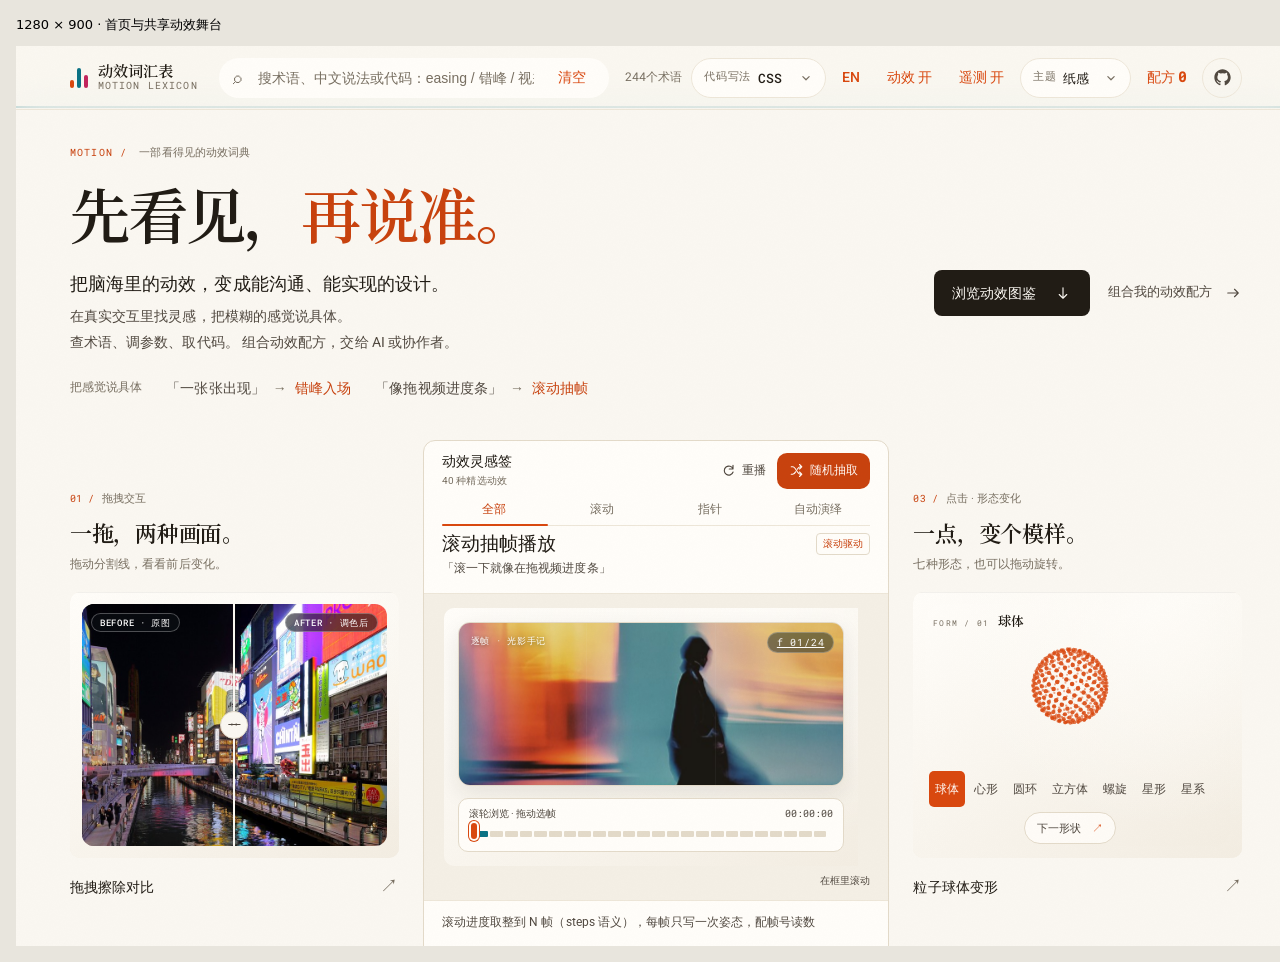
<file: design/atlas-desktop-check.html>
<!doctype html>
<html lang="zh-CN"><meta charset="utf-8"><title>动效舞台 · 桌面检查</title>
<style>body{margin:0;padding:16px;width:1280px;background:#e8e5dd;font:13px system-ui}h2{font-size:13px;font-weight:500;margin:0 0 12px}iframe{display:block;border:0;width:1280px;height:900px;background:#faf8f1}</style>
<h2>1280 × 900 · 首页与共享动效舞台</h2><iframe id="desktop" title="桌面预览" src="../?v=321#top"></iframe></html>
</file>
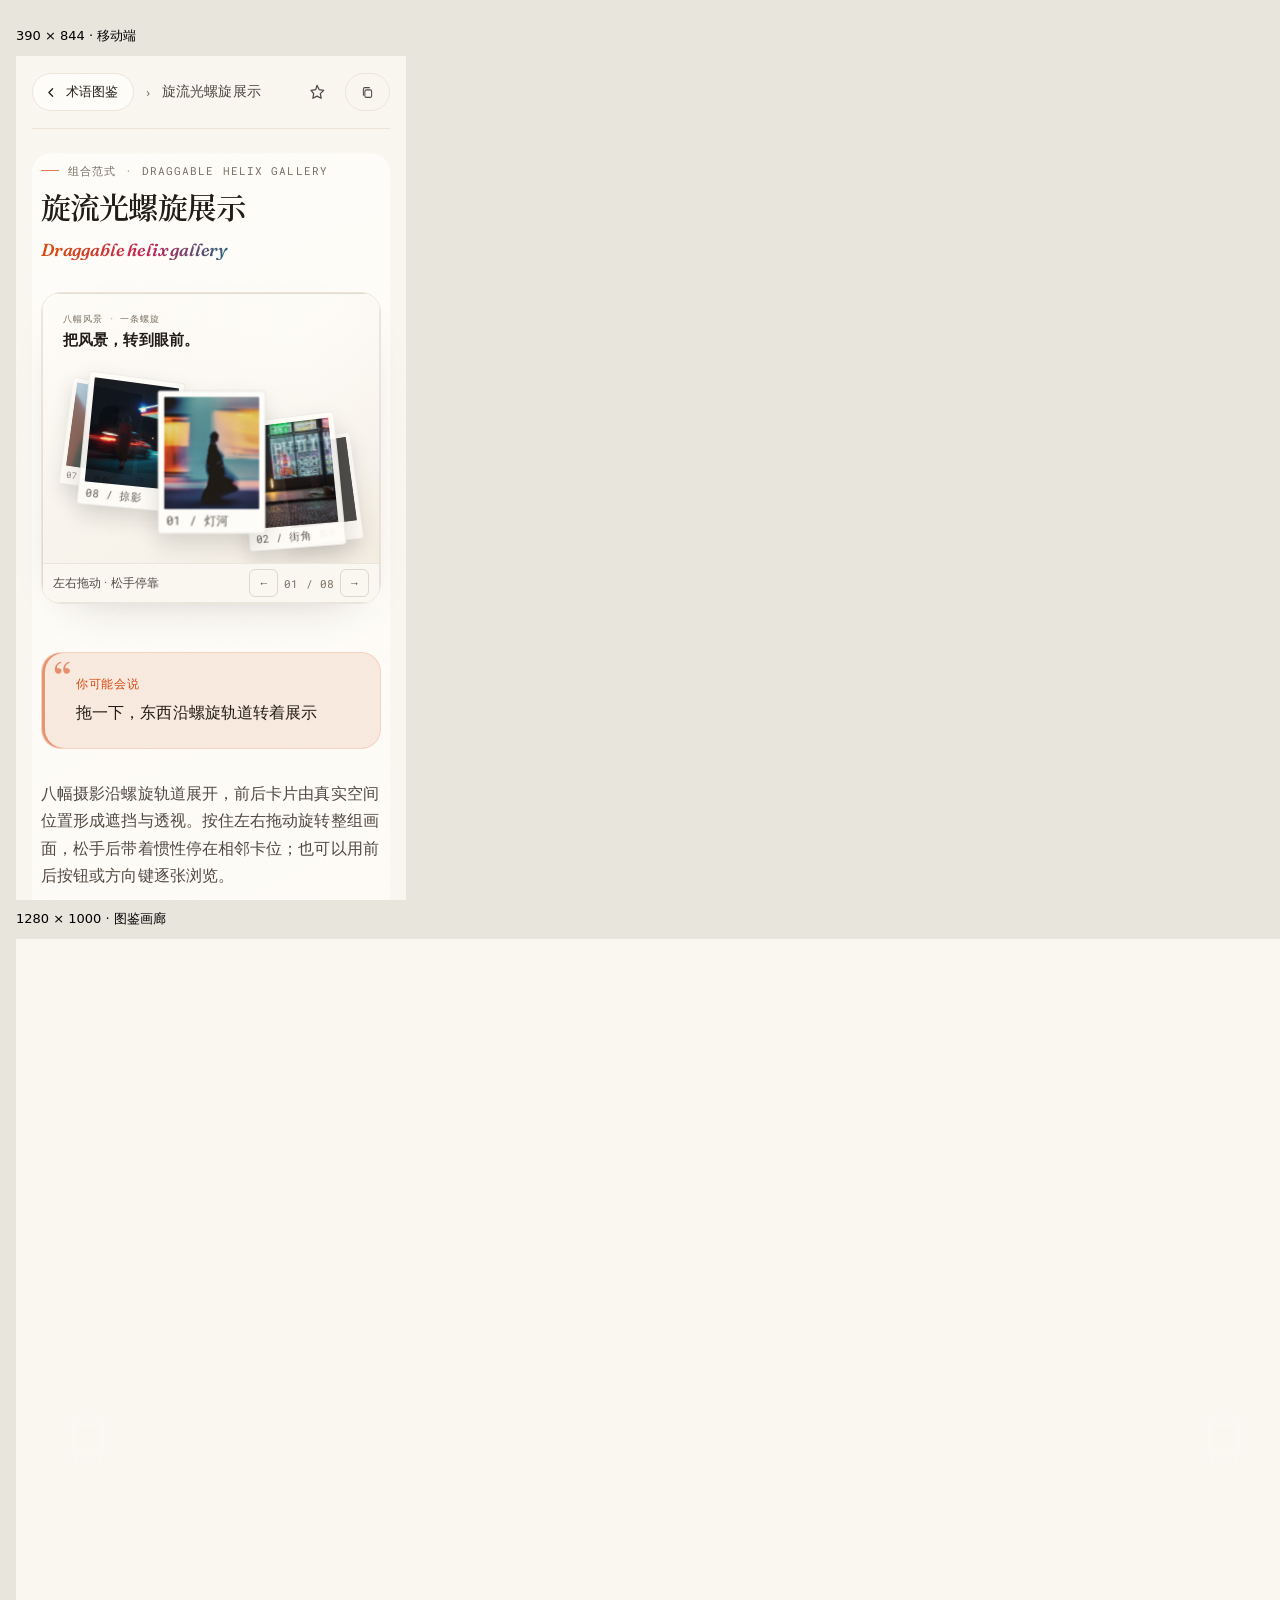
<file: design/atlas-gallery-check.html>
<!doctype html><html lang="zh-CN"><meta charset="utf-8"><title>画廊响应式检查</title><style>body{margin:0;padding:16px;background:#e8e5dd;font:13px system-ui}h2{font-size:13px;font-weight:500}iframe{display:block;border:0;background:#faf8f1}#desktop{width:1280px;height:1000px}#phone{width:390px;height:844px}</style><h2>390 × 844 · 移动端</h2><iframe id="phone" title="移动端画廊" src="../?v=331#term/helix-flow"></iframe><h2>1280 × 1000 · 图鉴画廊</h2><iframe id="desktop" title="桌面画廊" src="../?v=331#term/chart-build"></iframe></html>
</file>
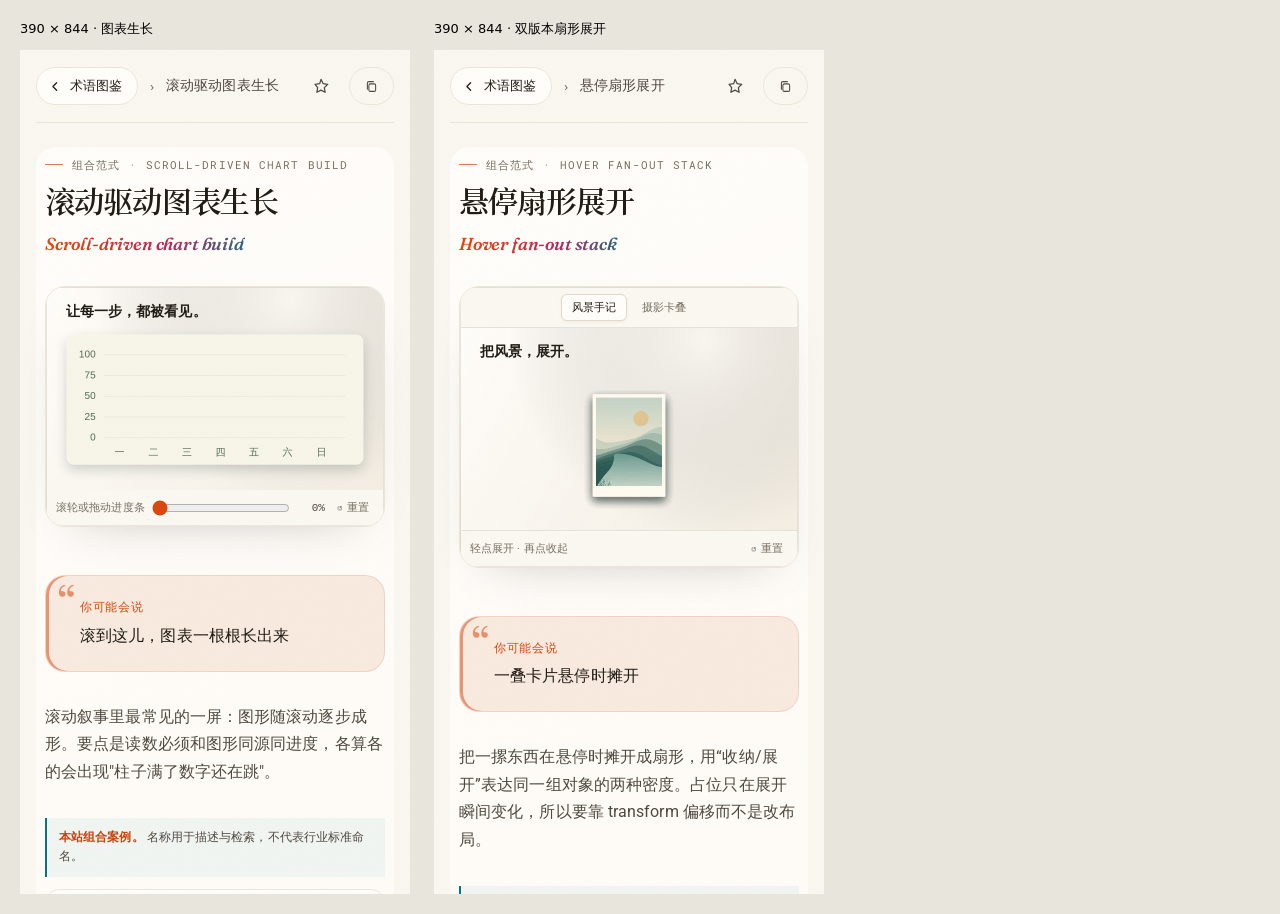
<file: design/atlas-responsive-check.html>
<!doctype html><html lang="zh-CN"><meta charset="utf-8"><meta name="viewport" content="width=device-width,initial-scale=1"><title>动效舞台 · 390px 响应式检查</title><style>body{margin:0;padding:20px;background:#e8e5dd;font:13px system-ui;display:flex;gap:24px;align-items:flex-start}section{width:390px;flex:none}h2{font-size:13px;font-weight:500;margin:0 0 12px}iframe{display:block;border:0;width:390px;height:844px;background:#faf8f1}</style><section><h2>390 × 844 · 图表生长</h2><iframe id="chart" title="手机图表详情" src="../?v=321#term/chart-build"></iframe></section><section><h2>390 × 844 · 双版本扇形展开</h2><iframe id="fan" title="手机扇形详情" src="../?v=321#term/hover-fan"></iframe></section></html>
</file>
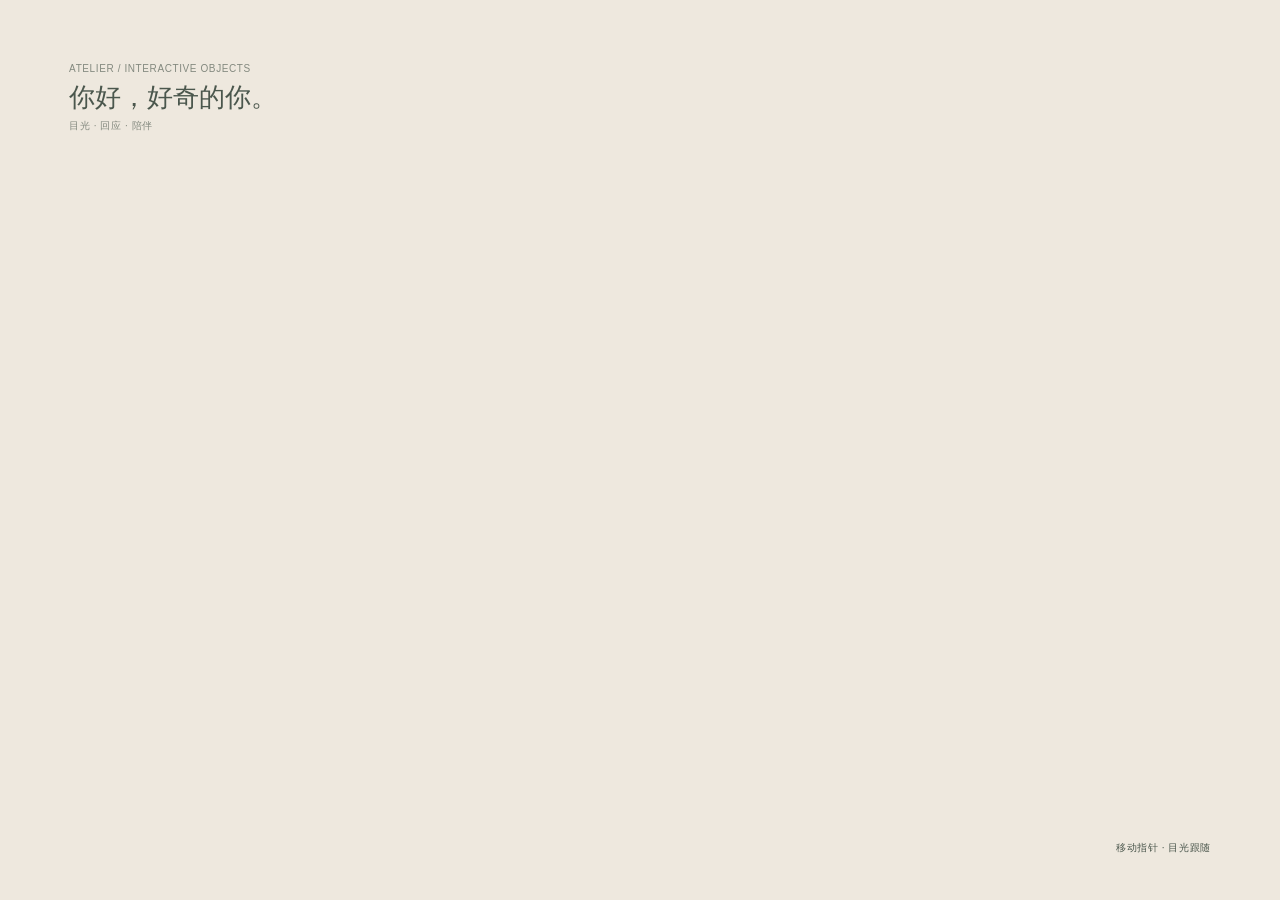
<file: assets/atlas/scene.html>
<!doctype html><html lang="zh-CN"><head><meta charset="utf-8"><meta name="viewport" content="width=device-width,initial-scale=1,viewport-fit=cover"><title>Atelier · 交互场景</title><style>
*{box-sizing:border-box}html,body{margin:0;width:100%;height:100%;overflow:hidden}body{background:#e7e1d5;color:#4b574d;font-family:-apple-system,BlinkMacSystemFont,"PingFang SC",sans-serif}canvas{display:block;width:100%;height:100%;touch-action:pan-y;outline:none;cursor:move}.caption{position:absolute;left:5.4%;top:6%;pointer-events:none}.edition{font-size:9px;letter-spacing:.28em;font-weight:500;opacity:.65}.caption h1{font:italic 32px/1.15 Georgia,serif;font-weight:400;letter-spacing:-.8px;margin:9px 0 6px}.caption p{font-size:10px;letter-spacing:.16em;margin:0;opacity:.65}.foot{position:absolute;left:5.4%;right:5.4%;bottom:5%;display:flex;justify-content:space-between;gap:15px;font-size:9px;letter-spacing:.14em;pointer-events:none}.foot span:last-child{opacity:.55}#status{position:absolute;top:48%;width:100%;text-align:center;font-size:14px}body[data-scene="3"]{color:#e5e8e5;background:#242c30}body[data-scene="3"] canvas{cursor:default}.gaze,.orbit,.island,.car{display:none}body[data-scene="16"] .orbit{display:block}body[data-scene="16"]{color:#4b574d}body[data-scene="16"] canvas{touch-action:none;cursor:ns-resize}body[data-scene="1"] .gaze,body[data-scene="2"] .island,body[data-scene="3"] .car{display:block}body[data-scene="1"]{color:#4b574d;background:#eee8de}.caption,.foot{opacity:0;transition:opacity .65s}.ready .caption,.ready .foot{opacity:1}@media(max-width:620px){.caption{top:7%;left:6%}.caption h1{font-size:23px}.caption p,.edition{font-size:8px}.foot{font-size:7px;left:6%;right:6%;bottom:6%}.foot span:last-child{display:none}}@media(max-aspect-ratio:3/4){.caption{top:12%}.caption h1{font-size:36px}.foot{bottom:12%;font-size:9px}}@media(prefers-reduced-motion:reduce){.caption,.foot{transition:none}}
.caption h1{font-family:inherit;font-style:normal;font-size:clamp(12px,4vw,26px);letter-spacing:0}.edition,.caption p,.foot{font-size:clamp(7px,1.4vw,10px);letter-spacing:.06em}.caption{top:7%}.foot{bottom:5%}@media(max-height:240px){.edition,.caption p,.foot{display:none}.caption h1{font-size:14px;margin:0}.caption{top:8%;left:6%}}
body[data-scene="16"] .caption{top:3.5%}
</style></head><body data-scene="1"><script>const sceneId=Number(new URLSearchParams(location.search).get('id'));if([1,2,3,16].includes(sceneId))document.body.dataset.scene=sceneId;window.atlasMotion=true;</script><canvas tabindex="0" aria-label="可操作的立体场景：移动指针探索，车门可悬停或轻点开合。"></canvas><div class="caption"><div class="edition">ATELIER / INTERACTIVE OBJECTS</div><div class="orbit"><h1>换个角度，认识我。</h1><p>滚动环绕 · 完整一周</p></div><div class="gaze"><h1>你好，好奇的你。</h1><p>目光 · 回应 · 陪伴</p></div><div class="island"><h1>掌心里的远方。</h1><p>海岸 · 灯塔 · 微缩世界</p></div><div class="car"><h1>四门，一次绽放。</h1><p>四门 · 一次绽放</p></div></div><div class="foot"><span id="state"></span><span class="orbit">滚轮 / 纵向拖动 · 环绕查看</span><span class="gaze">移动指针 · 目光跟随</span><span class="island">MOVE SLOWLY · DISCOVER THE DEPTH</span><span class="car">移入展开 · 移出收拢 · 轻点固定</span></div><div id="status">Preparing the atelier.</div><!--
Three.js r180 (MIT) — https://threejs.org/

The MIT License

Copyright © 2010-2025 three.js authors

Permission is hereby granted, free of charge, to any person obtaining a copy
of this software and associated documentation files (the "Software"), to deal
in the Software without restriction, including without limitation the rights
to use, copy, modify, merge, publish, distribute, sublicense, and/or sell
copies of the Software, and to permit persons to whom the Software is
furnished to do so, subject to the following conditions:

The above copyright notice and this permission notice shall be included in
all copies or substantial portions of the Software.

THE SOFTWARE IS PROVIDED "AS IS", WITHOUT WARRANTY OF ANY KIND, EXPRESS OR
IMPLIED, INCLUDING BUT NOT LIMITED TO THE WARRANTIES OF MERCHANTABILITY,
FITNESS FOR A PARTICULAR PURPOSE AND NONINFRINGEMENT. IN NO EVENT SHALL THE
AUTHORS OR COPYRIGHT HOLDERS BE LIABLE FOR ANY CLAIM, DAMAGES OR OTHER
LIABILITY, WHETHER IN AN ACTION OF CONTRACT, TORT OR OTHERWISE, ARISING FROM,
OUT OF OR IN CONNECTION WITH THE SOFTWARE OR THE USE OR OTHER DEALINGS IN
THE SOFTWARE.

--><script src="scene.js?v=337"></script><script src="bridge.js?v=337"></script></body></html>
</file>
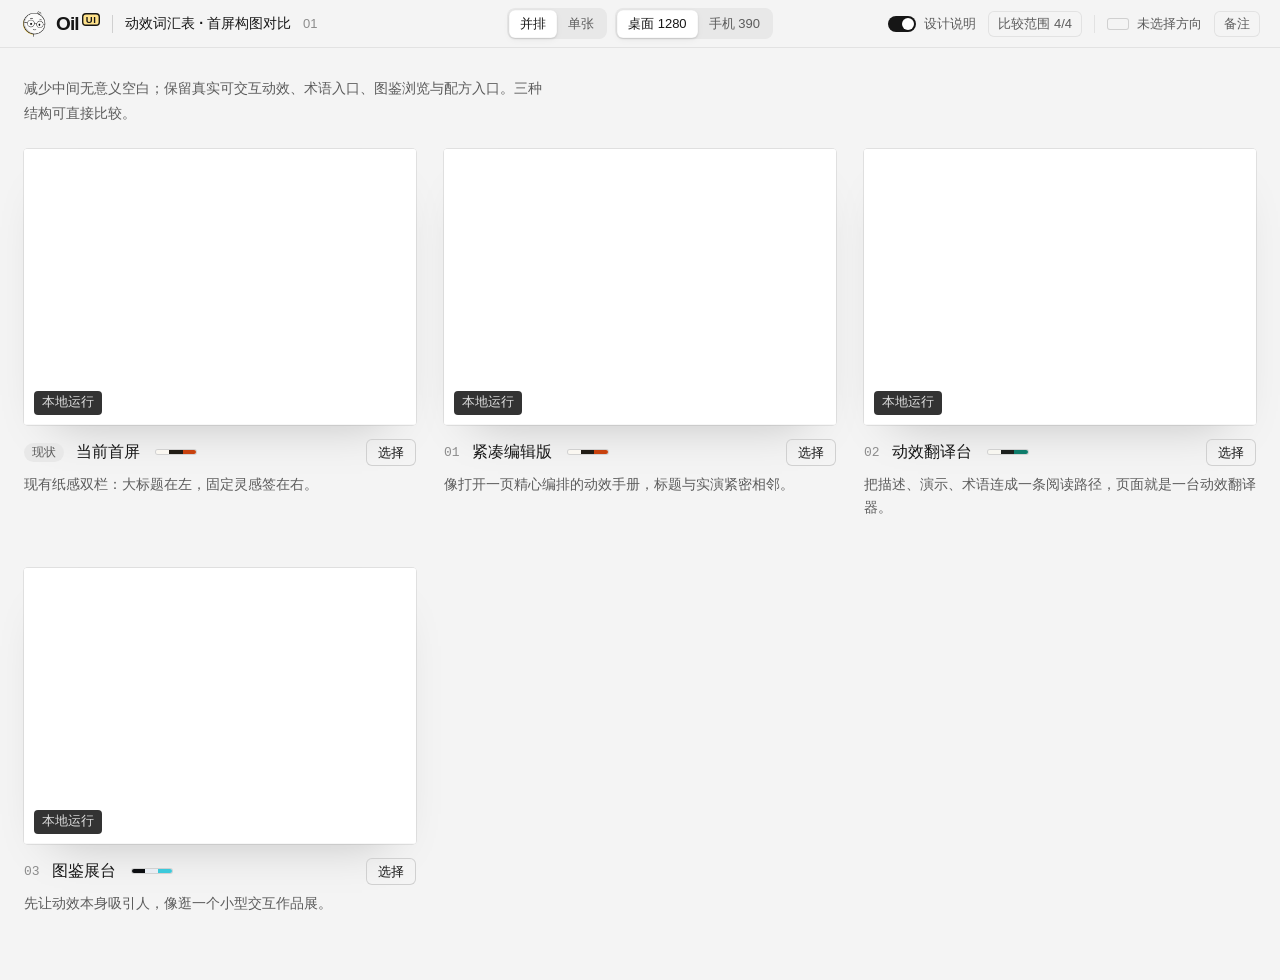
<file: design/home-2026-10-12/style-explorer.html>
<!doctype html>
<html lang="zh-CN"><head><meta charset="utf-8"><meta name="viewport" content="width=device-width,initial-scale=1"><title>风格对比</title><style>
:root{--canvas:#f4f4f4;--surface:#fff;--well:#e8e8e8;--raised:#fff;--line:#e2e2e2;--line-2:#d0d0d0;--text:#161616;--soft:#5c5c5c;--faint:#8c8c8c;--ink:#161616;--hl:#ffe28a;--bar-h:48px;--mono:ui-monospace,"SF Mono",Menlo,Consolas,monospace;--brand:"Helvetica Neue",Helvetica,Arial,sans-serif;color-scheme:light;font-family:-apple-system,BlinkMacSystemFont,"Segoe UI","PingFang SC","Microsoft YaHei",sans-serif;color:var(--text);background:var(--canvas);font-synthesis:none;-webkit-font-smoothing:antialiased;font-variant-numeric:tabular-nums;
 /* 动效：咔嗒用于控件，滑行用于画面与切换，弹出用于确认；弹簧曲线由刚度/阻尼采样 */
 --snap:cubic-bezier(.2,.9,.25,1.04);--snap-d:330ms;--glide:cubic-bezier(.2,.8,.2,1);--glide-d:440ms;--pop:cubic-bezier(.3,1.5,.5,1);--exit:cubic-bezier(.4,0,1,1)}
@supports (transition-timing-function:linear(0,1)){:root{
 --snap:linear(0,.058,.186,.339,.491,.626,.739,.827,.893,.941,.973,.994,1.005,1.011,1.013,1.013,1.012,1.01,1.008,1.006,1);
 --glide:linear(0,.028,.097,.186,.286,.384,.48,.565,.644,.71,.768,.816,.856,.889,.915,.936,.953,.966,.976,.983,.989,.993,1);
 --pop:linear(0,.087,.289,.533,.765,.954,1.084,1.156,1.176,1.161,1.126,1.083,1.042,1.009,.986,.973,.969,.971,.977,.985,.992,.998,1.002,1.005,1.005,1.005,1)}}
*{box-sizing:border-box}body{margin:0;min-width:320px;background:var(--canvas)}h1,h2,p,dl,dd{margin:0}button,textarea,input{font:inherit;color:inherit}button{background:none;border:0;padding:0;cursor:pointer;-webkit-tap-highlight-color:transparent}:focus-visible{outline:2px solid var(--ink);outline-offset:3px}[hidden]{display:none!important}

.bar{position:sticky;top:0;z-index:10;min-height:48px;display:grid;grid-template-columns:minmax(0,1fr) auto minmax(0,1fr);align-items:center;gap:14px;padding:6px 20px;background:#f4f4f4e6;backdrop-filter:saturate(1.4) blur(14px);border-bottom:1px solid var(--line);view-transition-name:bar}
.bar-l{display:flex;align-items:center;gap:12px;min-width:0}
.brand{display:flex;align-items:center;gap:8px;flex:none;color:var(--ink);text-decoration:none}.brand img{width:28px;height:28px;display:block;transition:transform .5s var(--snap)}.brand:hover img{transform:rotate(-10deg) scale(1.06)}.brand:focus-visible{outline:2px solid var(--ink);outline-offset:4px;border-radius:6px}
.wm{font-family:var(--brand);font-size:19px;line-height:1;font-weight:700;letter-spacing:-.045em;display:flex;align-items:flex-start;gap:3px}.wm b{font-size:9.5px;line-height:1;font-weight:700;letter-spacing:.06em;padding:2px 4px 1.5px;margin-top:-1px;border-radius:4px;background:var(--hl);box-shadow:inset 0 0 0 1.4px var(--ink)}
.sep{width:1px;height:18px;background:var(--line-2);flex:none}.proj{font-size:14px;font-weight:600;white-space:nowrap;overflow:hidden;text-overflow:ellipsis}.round{font-size:13px;color:var(--faint);white-space:nowrap}
.bar-c{display:flex;gap:8px}.bar-r{display:flex;justify-content:flex-end;align-items:center;gap:12px}
.seg{position:relative;display:flex;padding:2px;border-radius:8px;background:var(--well)}
.seg button{position:relative;z-index:1;font-size:13px;line-height:1.5;padding:4px 11px;border-radius:6px;color:var(--soft);white-space:nowrap;transition:color .2s}.seg button:hover{color:var(--text)}.seg button[aria-pressed=true]{color:var(--text)}
.thumb{position:absolute;left:0;top:0;width:0;border-radius:6px;background:var(--raised);box-shadow:0 1px 2px #0000001f,0 2px 8px -2px #00000014,inset 0 0 0 .5px #0000000f;transition:transform var(--snap-d) var(--snap),width var(--snap-d) var(--snap)}
.toggle{display:flex;align-items:center;gap:8px;font-size:13px;color:var(--soft);cursor:pointer;white-space:nowrap}.toggle input{appearance:none;width:28px;height:16px;margin:0;border-radius:99px;background:var(--line-2);position:relative;cursor:pointer;transition:background .2s}.toggle input::after{content:"";position:absolute;top:2px;left:2px;width:12px;height:12px;border-radius:99px;background:#fff;box-shadow:0 1px 2px #0003;transition:transform var(--snap-d) var(--snap),width .15s}.toggle input:checked{background:var(--ink)}.toggle input:checked::after{transform:translateX(12px)}.toggle:active input::after{width:14px}.toggle:active input:checked::after{transform:translateX(10px)}
.filter{position:relative;font-size:13px}.filter summary{list-style:none;cursor:pointer;color:var(--soft);padding:4px 10px;border-radius:6px;box-shadow:inset 0 0 0 1px var(--line);white-space:nowrap;transition:color .15s,box-shadow .15s}.filter summary::-webkit-details-marker{display:none}.filter summary:hover,.filter[open] summary{color:var(--text);box-shadow:inset 0 0 0 1px var(--line-2)}
.filter-list{position:absolute;right:0;top:calc(100% + 8px);min-width:220px;display:grid;gap:2px;padding:6px;border-radius:10px;background:var(--raised);box-shadow:0 18px 44px -8px #00000026,0 0 0 1px #00000012;transform-origin:top right}.filter[open]>.filter-list{animation:pop-in var(--snap-d) var(--snap) both}
.filter-list label{display:flex;align-items:center;gap:10px;padding:7px 8px;border-radius:6px;cursor:pointer;font-size:14px;transition:background .12s}.filter-list label:hover{background:#0000000a}.filter-list input{accent-color:var(--ink);width:15px;height:15px;margin:0}.filter-list .n{font-family:var(--mono);color:var(--faint);font-size:13px}

.intro{max-width:1840px;margin:0 auto;padding:28px 24px 0}.intro p{font-size:14px;line-height:1.75;color:var(--soft);max-width:68ch}

.grid{max-width:1840px;margin:0 auto;padding:24px 24px 64px;display:grid;grid-template-columns:repeat(var(--cols,3),minmax(0,1fr));gap:48px 28px;align-items:start}
.grid.first .card,.intro.first{animation:rise .7s var(--glide) both;animation-delay:calc(var(--i,0) * 70ms + 60ms)}
.card{min-width:0;display:flex;flex-direction:column}
.cap{display:flex;align-items:center;gap:12px;padding-top:14px}.cap .no{font-family:var(--mono);font-size:13px;color:var(--faint);transition:color .2s}.cap .name{font-size:16px;font-weight:600;line-height:1.4;min-width:0;white-space:nowrap;overflow:hidden;text-overflow:ellipsis}.cap .strip-mini{margin:0 auto 0 4px;width:40px;flex:none}.cap .no.base{font-family:inherit;font-size:12px;font-weight:600;line-height:1.6;padding:0 8px;border-radius:99px;background:var(--well);color:var(--soft)}
.lede{margin-top:8px;font-size:13.5px;line-height:1.7;color:var(--soft);display:-webkit-box;-webkit-line-clamp:2;-webkit-box-orient:vertical;overflow:hidden}.grid[data-notes=off] .lede{display:none}
.name{font-size:19px;line-height:1.35;font-weight:600;overflow-wrap:anywhere}.strip-mini{display:flex;height:4px;width:96px;margin-top:9px;border-radius:2px;overflow:hidden;box-shadow:0 0 0 1px #0000001f}.strip-mini i{flex:1}
.frame{position:relative;background:var(--surface);border-radius:4px;box-shadow:0 0 0 1px #00000014,0 24px 48px -30px #00000040;transition:box-shadow .25s,transform .45s var(--glide)}.frame:hover{box-shadow:0 0 0 1px #0000002e,0 36px 64px -30px #00000052;transform:translateY(-3px)}.frame:active{transform:translateY(-1px) scale(.995);transition-duration:.25s,.12s}.frame[data-viewport=mobile]{padding:20px 0;background:var(--well)}
.peek{position:absolute;inset:auto 0 0 0;z-index:2;padding:10px 12px;font-size:12.5px;color:#fff;background:linear-gradient(transparent,#000b);opacity:0;transform:translateY(6px);transition:opacity .18s,transform .3s var(--glide);pointer-events:none;border-radius:0 0 4px 4px}.frame:hover .peek,.hit:focus-visible~.peek{opacity:1;transform:none}
.stage{position:relative;overflow:hidden;margin:0 auto;border-radius:3px;background:#ebebeb}.stage iframe,.stage img{position:absolute;left:0;top:0;border:0;display:block;transform-origin:top left;background:#fff;opacity:0;transition:opacity .4s ease-out}.stage.ready iframe,.stage.ready img{opacity:1}.stage iframe{pointer-events:none}.stage img{object-fit:contain;background:#ebebeb}
.hit{position:absolute;inset:0;width:100%;height:100%;z-index:1;border-radius:4px;cursor:zoom-in}.hit:focus-visible{outline-offset:-2px}
.slide .static{display:none}.static{position:absolute;left:10px;bottom:10px;z-index:2;font-size:12.5px;line-height:1.4;padding:3px 8px;border-radius:4px;background:#000c;color:#ddd;pointer-events:none}
.pick-mark{position:absolute;top:10px;right:10px;z-index:3;display:none;align-items:center;gap:6px;padding:4px 10px 4px 8px;border-radius:99px;background:var(--ink);color:#fff;font-size:13px;font-weight:600;line-height:1.4;box-shadow:0 6px 16px #0000003d;pointer-events:none;transform-origin:85% 50%}.pick-mark::before{content:"";width:8px;height:8px;border-radius:50%;background:var(--hl)}
.is-chosen .pick-mark{display:inline-flex}.is-chosen .frame{box-shadow:0 0 0 2px var(--ink),0 30px 60px -30px #00000052}.is-chosen .cap .no{color:var(--text)}

.spec{display:grid;grid-template-columns:32px minmax(0,1fr);gap:10px 12px;font-size:13px;line-height:1.6}.spec dt{color:var(--faint)}.spec dd{color:var(--soft);min-width:0}
.pick{display:inline-flex;align-items:center;justify-content:center;gap:8px;font-size:14px;line-height:1.5;padding:8px 16px;border-radius:8px;box-shadow:inset 0 0 0 1px var(--line-2);color:var(--text);white-space:nowrap;transition:background .2s,color .2s,box-shadow .2s,transform .35s var(--snap)}.pick:hover{background:#0000000a}.pick:active{transform:scale(.96);transition-duration:.2s,.2s,.2s,.08s}
.pick kbd{font-family:var(--mono);font-size:12px;color:var(--faint);padding:0 5px;border-radius:4px;box-shadow:inset 0 0 0 1px var(--line-2);transition:color .2s,box-shadow .2s}
.pick[data-on]{background:var(--ink);color:#fff;box-shadow:none}.pick[data-on]:hover{background:#333}.pick[data-on] kbd{color:#bdbdbd;box-shadow:inset 0 0 0 1px #ffffff40}
.pick[data-on]::before{content:"";width:9px;height:5px;margin:-3px 1px 0 0;border-left:1.6px solid;border-bottom:1.6px solid;transform:rotate(-45deg)}
.cap .pick{flex:none;font-size:13px;padding:4px 12px;border-radius:6px}

.loupe{position:fixed;top:var(--bar-h);left:0;right:0;bottom:0;display:grid;grid-template-columns:minmax(0,1fr) 300px;grid-template-rows:minmax(0,1fr)}
.view{position:relative;min-width:0;min-height:0;display:flex;flex-direction:column}
.surface{position:relative;flex:1;min-height:0;overflow:hidden}
.track{display:flex;height:100%;transition:transform var(--glide-d) var(--glide)}
.slide{flex:0 0 100%;min-width:0;height:100%;overflow:auto;padding:20px 72px;display:flex;justify-content:center;align-items:center}.slide[data-zoom=actual]{display:block}
.slide .stage{flex:none;box-shadow:0 0 0 1px #00000014,0 40px 80px -40px #00000059;transition:transform var(--glide-d) var(--glide),opacity var(--glide-d) ease-out}.slide:not(.is-current) .stage{transform:scale(.92);opacity:.4}.slide.is-current .stage iframe{pointer-events:auto}
.nav{position:absolute;top:50%;z-index:2;width:44px;height:44px;margin-top:-22px;border-radius:50%;display:grid;place-items:center;font-size:18px;background:#ffffffd9;color:var(--ink);box-shadow:0 0 0 1px #00000014,0 8px 24px -6px #00000033;backdrop-filter:blur(8px);opacity:.85;transition:opacity .2s,transform .35s var(--snap)}.nav:hover{opacity:1}.nav:active{transform:scale(.9);transition-duration:.2s,.08s}.nav.prev{left:14px}.nav.next{right:14px}.nav:disabled{opacity:0;pointer-events:none;transform:scale(.8)}
.info{grid-row:1;grid-column:2;overflow:auto;border-left:1px solid var(--line);background:var(--surface);display:flex;flex-direction:column;view-transition-name:info}
.film{position:relative;display:grid;gap:2px;padding:10px;border-bottom:1px solid var(--line)}
.film-ind{position:absolute;left:0;top:0;width:0;height:0;border-radius:8px;background:#f0f0f0;box-shadow:inset 0 0 0 1px var(--line);transition:transform var(--snap-d) var(--snap),width var(--snap-d) var(--snap),height var(--snap-d) var(--snap)}
.film button{position:relative;z-index:1;display:grid;grid-template-columns:auto minmax(0,1fr);align-items:center;gap:3px 10px;padding:7px 10px;border-radius:8px;color:var(--soft);text-align:left;transition:color .2s,background .15s}.film button:hover{color:var(--text)}.film button:not([aria-current=true]):hover{background:#00000006}.film button[aria-current=true]{color:var(--text)}
.film .fn{font-family:var(--mono);font-size:12.5px;color:var(--faint);grid-row:span 2}.film .ft{font-size:13.5px;font-weight:500;white-space:nowrap;overflow:hidden;text-overflow:ellipsis}.film .strip-mini{margin:0;width:48px;height:3px}
.film .ft.chosen::after{content:"";width:6px;height:6px;border-radius:50%;background:var(--ink);display:inline-block;margin-left:8px;vertical-align:middle}
.info-body{padding:20px 20px 24px;display:flex;flex-direction:column;gap:16px}
.idx{font-size:48px;line-height:.9;font-weight:200;letter-spacing:-.02em;color:var(--faint)}.info .name{font-size:20px;line-height:1.35;margin-top:-6px}.north{font-size:14px;line-height:1.7;color:#2b2b2b}
.big-sw{display:grid;gap:6px}.big-sw div{display:grid;grid-template-columns:32px 1fr;align-items:center;gap:10px;font-family:var(--mono);font-size:12.5px;color:var(--soft)}.big-sw i{height:20px;border-radius:4px;box-shadow:inset 0 0 0 1px #00000017}
.info .pick{align-self:stretch;padding:8px 14px;font-size:13.5px}
.tools{display:flex;gap:10px;flex-wrap:wrap;align-items:center}.tool{font-size:13px;padding:5px 12px;border-radius:6px;color:var(--soft);box-shadow:inset 0 0 0 1px var(--line-2);transition:color .15s,background .2s}.tool:hover{color:var(--text)}.tool[aria-pressed=true]{background:var(--ink);color:#fff;box-shadow:none}
.hint{font-size:12px;line-height:1.9;color:var(--faint)}.hint kbd{font-family:var(--mono);font-size:12px;padding:0 5px;border-radius:4px;box-shadow:inset 0 0 0 1px var(--line-2);color:var(--soft)}
.src{font-size:12px;line-height:1.6;color:var(--faint);overflow-wrap:anywhere}

.picked{display:flex;align-items:center;gap:8px;font-size:13px;color:var(--soft);white-space:nowrap;max-width:220px;padding-left:12px;border-left:1px solid var(--line);overflow:hidden}.picked #decide-name{display:block;overflow:hidden;text-overflow:ellipsis}.picked.on #decide-name{color:var(--text);font-weight:600}
.picked .strip-mini,.choice-empty{flex:none;margin:0;width:22px;height:12px;border-radius:3px}.choice-empty{box-shadow:inset 0 0 0 1px var(--line-2)}
.notes-panel{width:340px;padding:10px}.notes-panel textarea{width:100%;min-height:110px;resize:vertical;padding:10px 12px;border:0;border-radius:6px;background:#f6f6f6;box-shadow:inset 0 0 0 1px var(--line);font-size:14px;line-height:1.7;transition:box-shadow .15s,background .15s}.notes-panel textarea:focus{outline:0;background:#fff;box-shadow:inset 0 0 0 1px var(--faint)}.notes-panel textarea::placeholder{color:var(--faint)}
.state{font-size:12px;line-height:1.6;color:var(--faint);padding:8px 2px 0}.state:empty{display:none}.state[data-warn]{color:#b3401f}

.toast{position:fixed;left:50%;bottom:24px;z-index:40;display:flex;align-items:center;gap:12px;max-width:min(560px,calc(100vw - 32px));padding:10px 16px 10px 12px;border-radius:12px;background:var(--ink);color:#fff;box-shadow:0 18px 44px -10px #00000066;font-size:13.5px;line-height:1.5;opacity:0;transform:translate(-50%,14px) scale(.96);pointer-events:none;transition:opacity .16s var(--exit),transform .2s var(--exit)}
.toast.show{opacity:1;transform:translate(-50%,0);pointer-events:auto;transition:opacity .18s ease-out,transform var(--snap-d) var(--snap)}
.toast .tick{flex:none;width:22px;height:22px;border-radius:50%;background:var(--hl);display:grid;place-items:center}.toast .tick::before{content:"";width:8px;height:4px;margin-top:-2px;border-left:1.6px solid var(--ink);border-bottom:1.6px solid var(--ink);transform:rotate(-45deg)}.toast[data-fail] .tick{background:#c2462e}.toast[data-fail] .tick::before{width:2px;height:9px;margin:0;border:0;background:#fff;transform:none}
.toast b{font-weight:600;white-space:nowrap}.toast code{font-family:var(--mono);font-size:12.5px;color:#a8a8a8;min-width:0;overflow:hidden;text-overflow:ellipsis;white-space:nowrap;user-select:all}.toast[data-fail] code{white-space:pre-wrap}

.none,.empty{max-width:560px;margin:18vh auto;padding:24px;text-align:center;font-size:15px;line-height:1.8;color:var(--soft)}.none button{margin-top:12px;color:var(--text);text-decoration:underline;text-underline-offset:4px}

@keyframes rise{from{opacity:0;transform:translateY(16px)}}
@keyframes pop-in{from{opacity:0;transform:translateY(-4px) scale(.96)}}
@keyframes vt-out{to{opacity:0;transform:scale(.97)}}
@keyframes vt-in{from{opacity:0;transform:scale(.98)}}
@keyframes info-in{from{transform:translateX(100%)}}
@keyframes info-out{to{transform:translateX(100%)}}
/* 并排与单张之间、视口与筛选变化用页面过渡：同一方向的画面从卡片放大到单张，其他卡片淡出，侧栏从右侧滑入 */
::view-transition-group(*){animation-duration:var(--glide-d);animation-timing-function:var(--glide)}
::view-transition-old(*),::view-transition-new(*){height:100%;object-fit:cover;object-position:50% 0}
::view-transition-old(root),::view-transition-new(root){animation-duration:.2s}
::view-transition-old(*):only-child{animation:vt-out .18s var(--exit) both}
::view-transition-new(*):only-child{animation:vt-in .3s .08s ease-out both}
::view-transition-new(info):only-child{animation:info-in var(--glide-d) var(--glide) both}
::view-transition-old(info):only-child{animation:info-out .22s var(--exit) both}
::view-transition-old(bar){display:none}::view-transition-new(bar){animation:none}
/* 视口、筛选、说明开关和缩放只改变形状与位置：外框直接变形，内容不做叠影 */
html[data-vt=reshape]::view-transition-old(*){animation:none;opacity:0}
html[data-vt=reshape]::view-transition-new(*){animation:none}
html[data-vt=reshape]::view-transition-old(*):only-child{animation:vt-out .18s var(--exit) both;opacity:1}
html[data-vt=reshape]::view-transition-new(*):only-child{animation:vt-in .3s .08s ease-out both}

@media(max-width:1180px){.grid{--cols:2!important}.bar{grid-template-columns:minmax(0,1fr) auto;row-gap:10px}.bar-r{grid-column:1/-1;justify-content:flex-start;flex-wrap:wrap}.loupe{grid-template-columns:minmax(0,1fr) 280px}}
@media(max-width:760px){.bar{grid-template-columns:1fr;padding:10px 16px}.bar-c{flex-wrap:wrap}.intro{padding:24px 16px 0}.grid{--cols:1!important;padding:24px 16px 48px;gap:48px}.loupe{position:static;display:flex;flex-direction:column}.surface{flex:none}.track{height:auto;align-items:flex-start}.slide{height:auto;padding:16px 12px}.info{border-left:0;border-top:1px solid var(--line)}.film{display:flex;overflow-x:auto}.film button{flex:none}.info-body{padding:20px 16px}.nav{display:none}.picked{border-left:0;padding-left:0}.notes-panel{width:min(340px,calc(100vw - 32px))}.filter-list{right:auto;left:0;transform-origin:top left}}
@media(prefers-reduced-motion:reduce){*,*::before,*::after{transition-duration:0s!important;animation-duration:0s!important;animation-delay:0s!important}.frame:hover{transform:none}}
</style></head><body>
<header class="bar" id="bar" hidden>
 <div class="bar-l"><a class="brand" href="https://www.oiloil.org" target="_blank" rel="noopener" title="Oil UI · oiloil.org" aria-label="Oil UI，打开 oiloil.org"><img src="[data-uri]" alt=""><span class="wm">Oil<b>UI</b></span></a><span class="sep" aria-hidden="true"></span><span class="proj" id="project"></span><span class="round" id="round"></span></div>
 <div class="bar-c">
  <div class="seg" role="group" aria-label="查看方式"><span class="thumb" aria-hidden="true"></span><button type="button" data-layout="compare" aria-pressed="true">并排</button><button type="button" data-layout="loupe" aria-pressed="false">单张</button></div>
  <div class="seg" role="group" aria-label="预览视口"><span class="thumb" aria-hidden="true"></span><button type="button" data-viewport="desktop" aria-pressed="true">桌面 1280</button><button type="button" data-viewport="mobile" aria-pressed="false">手机 390</button></div>
 </div>
 <div class="bar-r">
  <label class="toggle"><input id="notes-toggle" type="checkbox" checked>设计说明</label>
  <details class="filter"><summary id="filter-summary"></summary><div id="filter-list" class="filter-list"></div></details>
  <span class="picked" id="picked" title="当前选择的方向"><span id="choice-chip" class="choice-empty"></span><span id="decide-name">未选择方向</span></span>
  <details class="filter"><summary id="notes-open">备注</summary><div class="filter-list notes-panel"><textarea id="notes" aria-label="备注" placeholder="喜欢哪里、要改哪里，可以用编号指明方向。"></textarea><p id="state" class="state"></p></div></details>
 </div>
</header>
<div id="compare-view" hidden>
 <section class="intro"><p id="brief"></p></section>
 <main id="grid" class="grid" aria-label="候选方向"></main>
</div>
<main id="loupe" class="loupe" hidden aria-label="单张查看">
 <div class="view">
  <button type="button" class="nav prev" id="prev" aria-label="上一个方向">←</button>
  <div id="surface" class="surface"><div id="track" class="track"></div></div>
  <button type="button" class="nav next" id="next" aria-label="下一个方向">→</button>
 </div>
 <aside id="info" class="info"><nav id="film" class="film" aria-label="切换方向"></nav><div id="info-body" class="info-body" aria-live="polite"></div></aside>
</main>
<div id="none" class="none" hidden>当前没有要比较的方向。<br><button type="button" id="show-all">显示全部</button></div>
<div id="empty" class="empty" hidden>尚未加入设计小样。按 references/style-explorer.md 准备 manifest 后用生成器组装。</div>
<div id="toast" class="toast" role="status" aria-live="polite"><span class="tick"></span><b></b><code></code></div>
<script>
const DATA = {"schemaVersion": 1, "project": "动效词汇表 · 首屏构图对比", "brief": "减少中间无意义空白；保留真实可交互动效、术语入口、图鉴浏览与配方入口。三种结构可直接比较。", "round": "01", "candidates": [{"id": "baseline", "name": "当前首屏", "concept": "现有纸感双栏：大标题在左，固定灵感签在右。", "typography": "Noto Serif SC / Fraunces 标题；Roboto / 系统中文正文", "palette": ["#FAF7F1", "#211C15", "#C8420E"], "traits": ["最大1560px画布", "标题与右侧卡片距离较大", "25种精选动效"], "kind": "url", "content": "http://127.0.0.1:4173/home-study.html?direction=baseline", "sourceLabel": "http://127.0.0.1:4173/home-study.html?direction=baseline", "baseline": true, "interactive": false}, {"id": "a", "name": "紧凑编辑版", "concept": "像打开一页精心编排的动效手册，标题与实演紧密相邻。", "typography": "Noto Serif SC 560，大字96px；正文15px；小型等宽索引", "palette": ["#FAF7F1", "#211C15", "#C8420E"], "traits": ["首屏画布收至1160px，双栏间距40px", "口语到术语的真实入口补足左侧", "保留518px灵感签和纸感基调"], "kind": "url", "content": "http://127.0.0.1:4173/home-study.html?direction=a", "sourceLabel": "http://127.0.0.1:4173/home-study.html?direction=a", "baseline": false, "interactive": false}, {"id": "b", "name": "动效翻译台", "concept": "把描述、演示、术语连成一条阅读路径，页面就是一台动效翻译器。", "typography": "Roboto / 系统中文无衬线700，66px通栏标题；内容区衬线引用27px", "palette": ["#F7F6F0", "#1D211E", "#0E7C6B"], "traits": ["通栏标题，上下组织", "横向三段展示：描述 → 实演 → 术语", "青瓷主题与细描边，手机回归纵向"], "kind": "url", "content": "http://127.0.0.1:4173/home-study.html?direction=b", "sourceLabel": "http://127.0.0.1:4173/home-study.html?direction=b", "baseline": false, "interactive": false}, {"id": "c", "name": "图鉴展台", "concept": "先让动效本身吸引人，像逛一个小型交互作品展。", "typography": "Noto Serif SC 560，50px短标题；Roboto正文，等宽作品编号", "palette": ["#0B0D10", "#E8EDF3", "#3BC9DB"], "traits": ["内容优先，缩短引言", "一张主灵感签，两张可交互术语作品", "石墨底色，将色彩交给真实演示素材"], "kind": "url", "content": "http://127.0.0.1:4173/home-study.html?direction=c", "sourceLabel": "http://127.0.0.1:4173/home-study.html?direction=c", "baseline": false, "interactive": false}], "fingerprint": "b510eb4ef73738aa62aed763"};
(()=>{
 const $=s=>document.querySelector(s),$$=s=>document.querySelectorAll(s);
 if(!DATA?.candidates?.length){$('#empty').hidden=false;return;}
 const C=DATA.candidates,SIZES={desktop:{w:1280,h:900},mobile:{w:390,h:844}},KEY=`oil-ui:${DATA.fingerprint||DATA.project}`;
 const byId=Object.fromEntries(C.map(c=>[c.id,c])),DIRS=C.filter(c=>!c.baseline),no=c=>c.baseline?'现状':String(DIRS.indexOf(c)+1).padStart(2,'0'),vtName=c=>`stage-${C.indexOf(c)}`;
 const root=document.documentElement,calm=matchMedia('(prefers-reduced-motion: reduce)'),narrow=()=>matchMedia('(max-width:760px)').matches;
 const ease=n=>getComputedStyle(root).getPropertyValue(`--${n}`).trim()||'ease-out';
 let st={layout:'compare',viewport:'desktop',notesOn:true,visible:C.map(c=>c.id),current:C[0].id,chosen:null,notes:''},stored=true,zoomActual=false,compareScroll=0,gridKey='',loupeKey='',toastTimer=0;
 try{const saved=JSON.parse(localStorage.getItem(KEY)||'null');if(saved&&typeof saved==='object'){Object.assign(st,saved);st.visible=(Array.isArray(st.visible)?st.visible:[]).filter(id=>byId[id]);if(!byId[st.chosen])st.chosen=null;if(!byId[st.current])st.current=C[0].id;if(!['compare','loupe'].includes(st.layout))st.layout='compare';if(!SIZES[st.viewport])st.viewport='desktop';}}catch{stored=false;}
 function save(){if(!stored)return;try{localStorage.setItem(KEY,JSON.stringify(st));}catch{stored=false;status();}}
 const el=(tag,cls,text)=>{const n=document.createElement(tag);if(cls)n.className=cls;if(text!=null)n.textContent=text;return n;};
 const shown=()=>C.filter(c=>st.visible.includes(c.id));

 // 动效工具：尊重“减少动态效果”，浏览器不支持时直接落到最终状态
 function animate(node,frames,opts){if(calm.matches||!node?.animate)return;try{node.animate(frames,opts);}catch{node.animate(frames,{...opts,easing:'ease-out'});}}
 let vtSeq=0;
 function morph(update,kind){
  if(calm.matches||!document.startViewTransition||document.hidden){update();return;}
  const n=++vtSeq;root.dataset.vt=kind||'';
  try{document.startViewTransition(update).finished.finally(()=>{if(n===vtSeq)delete root.dataset.vt;});}catch{update();}
 }
 function slideTo(ind,target,instant){
  if(!ind||!target||!target.offsetWidth)return;
  if(instant)ind.style.transition='none';
  ind.style.width=`${target.offsetWidth}px`;ind.style.height=`${target.offsetHeight}px`;ind.style.transform=`translate(${target.offsetLeft}px,${target.offsetTop}px)`;
  if(instant){ind.offsetWidth;ind.style.transition='';}
 }
 const placeThumbs=instant=>$$('.seg').forEach(s=>slideTo(s.querySelector('.thumb'),s.querySelector('[aria-pressed=true]'),instant));
 const placeFilm=instant=>{const f=$('#film');slideTo(f.querySelector('.film-ind'),f.querySelector('[aria-current=true]'),instant);};

 document.title=`${DATA.project} · Oil UI`;
 $('#project').textContent=DATA.project;$('#round').textContent=DATA.round||'';
 $('#brief').textContent=DATA.brief||'';

 function stripMini(c){const s=el('span','strip-mini');(c.palette||[]).forEach(h=>{const i=el('i');i.style.background=h;s.append(i);});return s;}
 function stage(c,interactive){
  const s=el('div','stage');s.dataset.id=c.id;
  const m=document.createElement(c.kind==='image'?'img':'iframe');
  if(c.kind==='image'){m.alt=c.name;m.draggable=false;}
  else{m.title=c.name;m.setAttribute('sandbox',c.kind==='url'?'allow-scripts allow-same-origin allow-forms':c.interactive?'allow-scripts allow-forms':'');m.referrerPolicy='no-referrer';if(!interactive)m.tabIndex=-1;}
  m.addEventListener('load',()=>{s.classList.add('ready');fit(s);});
  if(c.kind==='image')m.src=c.content;else if(c.kind==='url')m.src=c.content;else m.srcdoc=c.content;
  s.append(m);
  if(c.kind!=='html'||c.interactive)s.append(el('span','static',c.kind==='url'?'本地运行':c.kind==='image'?'静态图':'可操作'));
  return s;
 }
 function fit(s){
  if(!s.isConnected)return;
  const size=SIZES[st.viewport],m=s.querySelector('iframe,img'),box=s.parentElement;let r;
  if(box.classList.contains('slide')){const cs=getComputedStyle(box),w=box.clientWidth-parseFloat(cs.paddingLeft)-parseFloat(cs.paddingRight),h=narrow()?Infinity:box.clientHeight-parseFloat(cs.paddingTop)-parseFloat(cs.paddingBottom);r=box.dataset.zoom==='actual'?1:Math.min(w/size.w,h/size.h,1);}
  else r=Math.min(box.clientWidth/size.w,1);
  if(!(r>0))return;
  s.style.width=`${size.w*r}px`;s.style.height=`${size.h*r}px`;m.style.width=`${size.w}px`;m.style.height=`${size.h}px`;m.style.transform=`scale(${r})`;
 }
 const fitAll=()=>$$('.stage').forEach(fit),refit=()=>requestAnimationFrame(fitAll);

 function specList(c){
  const dl=el('dl','spec');const row=(k,v)=>{dl.append(el('dt',null,k),el('dd',null,v));};
  row('字体',c.typography);row('特征',(c.traits||[]).join(' · '));return dl;
 }
 function pickButton(c){const b=el('button','pick');b.type='button';b.dataset.pick=c.id;b.addEventListener('click',()=>choose(c.id));return b;}
 function card(c,i){
  const a=el('article','card');a.dataset.id=c.id;a.style.setProperty('--i',i);a.setAttribute('aria-label',c.name);
  const frame=el('div','frame');frame.style.viewTransitionName=vtName(c);const s=stage(c,false);
  const hit=el('button','hit');hit.type='button';hit.setAttribute('aria-label',`单张查看 ${c.name}`);hit.addEventListener('click',()=>setLayout('loupe',c.id));
  s.append(hit);frame.append(s,el('span','pick-mark','已选择'),el('span','peek','点击单张查看 · 实际尺寸'));
  const cap=el('div','cap');cap.style.viewTransitionName=`cap-${C.indexOf(c)}`;cap.append(el('span',c.baseline?'no base':'no',no(c)),el('h2','name',c.name),stripMini(c),pickButton(c));
  const lede=el('p','lede',c.concept);lede.title=c.concept;lede.style.viewTransitionName=`lede-${C.indexOf(c)}`;
  a.append(frame,cap,lede);return a;
 }
 function syncCompare(){
  const list=shown(),g=$('#grid'),key=list.map(c=>c.id).join();
  if(key!==gridKey){gridKey=key;g.replaceChildren(...list.map(card));}
  g.dataset.notes=st.notesOn?'on':'off';g.style.setProperty('--cols',Math.min(Math.max(list.length,1),st.viewport==='mobile'?4:3));
  $$('.card .frame').forEach(f=>f.dataset.viewport=st.viewport);
 }

 // 单张查看：所有方向预先排成一条横向轨道，切换时整条轨道滑动，不重新加载画面
 function syncLoupe(dir){
  const list=shown(),key=list.map(c=>c.id).join();if(!list.length)return;
  if(key!==loupeKey){
   loupeKey=key;dir=0;
   $('#track').replaceChildren(...list.map(c=>{const sl=el('div','slide');sl.dataset.id=c.id;sl.append(stage(c,true));return sl;}));
   $('#film').replaceChildren(el('span','film-ind'),...list.map(c=>{const b=el('button');b.type='button';b.dataset.id=c.id;b.append(el('span','fn',no(c)),el('span','ft',c.name),stripMini(c));b.addEventListener('click',()=>go(c.id));return b;}));
  }
  if(!list.some(c=>c.id===st.current))st.current=list[0].id;
  const i=list.findIndex(c=>c.id===st.current),track=$('#track');
  if(!dir)track.style.transition='none';
  track.style.transform=`translateX(${-i*100}%)`;
  if(!dir){track.offsetWidth;track.style.transition='';}
  $$('.slide').forEach(sl=>{const on=sl.dataset.id===st.current;sl.classList.toggle('is-current',on);sl.inert=!on;sl.dataset.zoom=on&&zoomActual?'actual':'fit';sl.firstElementChild.style.viewTransitionName=on?vtName(byId[sl.dataset.id]):'none';});
  $('#prev').disabled=i<=0;$('#next').disabled=i>=list.length-1;
  $$('#film button').forEach(b=>b.setAttribute('aria-current',String(b.dataset.id===st.current)));
  renderInfo(dir);placeFilm(!dir);
  const cur=$('#film [aria-current=true]'),f=$('#film');
  if(cur&&f.scrollWidth>f.clientWidth)f.scrollTo({left:cur.offsetLeft-16,behavior:calm.matches||!dir?'auto':'smooth'});
 }
 function renderInfo(dir){
  const c=byId[st.current],body=$('#info-body');
  const sw=el('div','big-sw');(c.palette||[]).forEach(h=>{const d=el('div');const x=el('i');x.style.background=h;d.append(x,h.toUpperCase());sw.append(d);});
  const tools=el('div','tools');const z=el('button','tool',zoomActual?'适应窗口':'实际尺寸 100%');z.id='zoom';z.type='button';z.setAttribute('aria-pressed',String(zoomActual));z.addEventListener('click',toggleZoom);tools.append(z);
  const hint=el('p','hint');hint.innerHTML='<kbd>←</kbd> <kbd>→</kbd> 切换方向　<kbd>P</kbd> 选择并复制<br><kbd>Esc</kbd> 回到并排';
  const blocks=[el('span','idx',no(c)),el('h2','name',c.name)];
  if(st.notesOn)blocks.push(el('p','north',c.concept),sw,specList(c));
  blocks.push(pickButton(c),tools,hint,el('p','src',c.kind==='image'?`静态图：${c.sourceLabel}。缩放不代表响应式重排。`:c.kind==='url'?`实时运行 ${c.sourceLabel}。空白时确认开发服务器已启动，且允许被嵌入。`:c.interactive?`单张查看时可以直接操作 ${c.sourceLabel}；无法联网，也不保留浏览器存储。`:`预览禁用脚本与提交；交互请直接打开 ${c.sourceLabel}。`));
  body.replaceChildren(...blocks);paintChoice();
  if(dir)animate(body,[{opacity:0,transform:`translateX(${dir*18}px)`},{opacity:1,transform:'none'}],{duration:420,easing:ease('glide')});
 }
 function toggleZoom(){
  morph(()=>{zoomActual=!zoomActual;const sl=$('.slide.is-current');sl.dataset.zoom=zoomActual?'actual':'fit';fitAll();sl.scrollTo(0,0);const z=$('#zoom');z.textContent=zoomActual?'适应窗口':'实际尺寸 100%';z.setAttribute('aria-pressed',String(zoomActual));},'reshape');
 }

 function render(){
  const list=shown(),loupe=st.layout==='loupe'&&list.length>0;
  $('#compare-view').hidden=st.layout!=='compare'||!list.length;$('#loupe').hidden=!loupe;$('#none').hidden=list.length>0;
  syncCompare();syncLoupe(0);
  $$('[data-layout]').forEach(b=>b.setAttribute('aria-pressed',String(b.dataset.layout===st.layout)));
  $$('[data-viewport]').forEach(b=>b.setAttribute('aria-pressed',String(b.dataset.viewport===st.viewport)));
  placeThumbs(false);placeFilm(true);
  $('#notes-toggle').checked=st.notesOn;
  $('#filter-summary').textContent=`比较范围 ${list.length}/${C.length}`;
  $$('#filter-list input').forEach(i=>i.checked=st.visible.includes(i.value));
  paintChoice();fitAll();
 }
 function setLayout(layout,id){
  if(layout===st.layout&&!(id&&id!==st.current))return;
  if(layout==='loupe'&&st.layout==='compare')compareScroll=scrollY;
  if(id)st.current=id;st.layout=layout;zoomActual=false;save();
  morph(()=>{
   render();
   if(layout==='loupe'){window.scrollTo(0,0);return;}
   window.scrollTo(0,compareScroll);
   const a=$(`.card[data-id="${CSS.escape(st.current)}"]`),r=a?.getBoundingClientRect();
   if(r&&(r.top<60||r.bottom>innerHeight))a.scrollIntoView({block:'center'});
  });
 }
 function go(id){
  const list=shown(),from=list.findIndex(c=>c.id===st.current),to=list.findIndex(c=>c.id===id);
  if(to<0||to===from)return;
  st.current=id;zoomActual=false;save();syncLoupe(Math.sign(to-from));fitAll();
 }
 function step(d){const list=shown(),i=list.findIndex(c=>c.id===st.current),n=list[i+d];if(n)go(n.id);else nudge(d);}
 function nudge(d){animate($('.slide.is-current .stage'),[{transform:'none'},{transform:`translateX(${d*14}px)`},{transform:'none'}],{duration:320,easing:'ease-out'});}

 // 选择即复制：再次点击“已选择”会带上最新备注重新复制，不再有单独的复制按钮
 function choose(id){
  const fresh=st.chosen!==id;st.chosen=id;save();paintChoice();
  if(fresh){
   animate($(`.card[data-id="${CSS.escape(id)}"] .pick-mark`),[{opacity:0,transform:'scale(.4)'},{opacity:1,transform:'scale(1)'}],{duration:500,easing:ease('pop')});
   animate($('#decide-name'),[{opacity:0,transform:'translateY(10px)'},{opacity:1,transform:'none'}],{duration:380,easing:ease('glide')});
   animate($('#choice-chip'),[{transform:'scale(.3)'},{transform:'scale(1)'}],{duration:500,easing:ease('pop')});
  }
  copy();
 }
 function paintChoice(){
  $$('.card').forEach(a=>a.classList.toggle('is-chosen',a.dataset.id===st.chosen));
  $$('[data-pick]').forEach(b=>{const on=b.dataset.pick===st.chosen,short=!!b.closest('.cap');b.replaceChildren(document.createTextNode(on?(short?'已选择':'已选择 · 复制'):(short?'选择':'选这个方向')));if(!short)b.append(el('kbd',null,'P'));b.toggleAttribute('data-on',on);b.title=on?'再点一次，带上最新备注重新复制':'选择这个方向，并复制给 Agent';});
  $$('#film button').forEach(b=>b.querySelector('.ft').classList.toggle('chosen',b.dataset.id===st.chosen));
  const c=byId[st.chosen];$('#decide-name').textContent=c?`${no(c)} ${c.name}`:'未选择方向';$('#picked').classList.toggle('on',!!c);
  const chip=$('#choice-chip'),next=c?stripMini(c):el('span','choice-empty');next.id='choice-chip';chip.replaceWith(next);
  status();
 }
 function status(){$('#notes-open').textContent=st.notes?'备注 ·':'备注';const s=$('#state');if(!stored){s.textContent='浏览器存储不可用：关闭页面后选择和备注不会保留。';s.dataset.warn='';}else{s.textContent='备注会和选择一起复制。改完备注，再点一次“已选择”重新复制。';delete s.dataset.warn;}}
 function copyText(){const c=byId[st.chosen];let t=`${DATA.round?DATA.round+'：':''}选 ${no(c)} ${c.name}`;if(st.notes.trim())t+=`\n备注：${st.notes.trim()}`;return t;}
 async function copy(){
  const t=copyText();let ok=false;
  try{await navigator.clipboard.writeText(t);ok=true;}catch{const a=el('textarea');a.value=t;a.setAttribute('readonly','');a.style.cssText='position:fixed;opacity:0';document.body.append(a);a.select();try{ok=document.execCommand('copy');}catch{}a.remove();}
  toast(ok,t);
 }
 function toast(ok,t){
  const n=$('#toast');n.toggleAttribute('data-fail',!ok);n.querySelector('b').textContent=ok?'已复制，粘贴给 Agent':'复制失败，请手动复制';n.querySelector('code').textContent=ok?t.replace(/\n/g,' · '):t;
  n.classList.remove('show');n.offsetWidth;n.classList.add('show');
  clearTimeout(toastTimer);toastTimer=setTimeout(()=>n.classList.remove('show'),ok?2400:8000);
 }

 const fl=$('#filter-list');
 C.forEach(c=>{const l=el('label'),i=el('input');i.type='checkbox';i.value=c.id;i.addEventListener('change',()=>{st.visible=C.map(x=>x.id).filter(id=>id===c.id?i.checked:st.visible.includes(id));save();morph(render,'reshape');});l.append(i,el('span','n',no(c)),c.name);fl.append(l);});
 $('#show-all').addEventListener('click',()=>{st.visible=C.map(c=>c.id);save();morph(render,'reshape');});
 $$('button[data-layout]').forEach(b=>b.addEventListener('click',()=>setLayout(b.dataset.layout)));
 $$('button[data-viewport]').forEach(b=>b.addEventListener('click',()=>{if(st.viewport===b.dataset.viewport)return;st.viewport=b.dataset.viewport;save();morph(render,'reshape');}));
 $('#notes-toggle').addEventListener('change',e=>{st.notesOn=e.target.checked;save();morph(render,'reshape');});
 $('#prev').addEventListener('click',()=>step(-1));$('#next').addEventListener('click',()=>step(1));
 document.addEventListener('keydown',e=>{
  if(e.target.closest?.('textarea,input,summary')||e.metaKey||e.ctrlKey||e.altKey||st.layout!=='loupe')return;
  if(e.key==='ArrowLeft')step(-1);else if(e.key==='ArrowRight')step(1);else if(e.key==='Escape')setLayout('compare');else if(e.key.toLowerCase()==='p')choose(st.current);
 });
 const notes=$('#notes');notes.value=st.notes||'';
 notes.addEventListener('input',()=>{st.notes=notes.value;save();status();});
 $('#notes-open').parentElement.addEventListener('toggle',e=>{if(e.target.open)notes.focus();});
 function syncBars(){root.style.setProperty('--bar-h',`${$('#bar').offsetHeight}px`);placeThumbs(true);placeFilm(true);refit();}
 window.addEventListener('resize',syncBars,{passive:true});
 document.fonts?.ready.then(()=>{placeThumbs(true);placeFilm(true);});
 $('#bar').hidden=false;
 if(st.layout==='compare'){$('#grid').classList.add('first');$('.intro').classList.add('first');setTimeout(()=>{$('#grid').classList.remove('first');$('.intro').classList.remove('first');},1400);}
 render();syncBars();
})();
</script></body></html>
</file>
<file: assets/fonts/fonts.css>
/* 自动生成，请勿手改：python3 fonts.py
   字符集来自本仓真实文本（index.html + assets/*.js 字面量 + CSS content），
   family/style/weight 与原 Google Fonts 请求一致，所以字体匹配结果不变。
   中文按 unicode-range 分片，浏览器只下渲染需要的那几片；URL 带内容哈希，覆盖即失效。
   缺字时 --disp 仍回落到 Songti SC / STSong，不会出豆腐块。 */
@font-face{font-family:'Fraunces';font-style:normal;font-weight:460;font-display:swap;src:url('fraunces-460.woff2?v=ab3c0eaf') format('woff2')}
@font-face{font-family:'Fraunces';font-style:normal;font-weight:600;font-display:swap;src:url('fraunces-600.woff2?v=e1e0d463') format('woff2')}
@font-face{font-family:'Fraunces';font-style:italic;font-weight:420;font-display:swap;src:url('fraunces-italic-420.woff2?v=5141f962') format('woff2')}
@font-face{font-family:'Fraunces';font-style:italic;font-weight:560;font-display:swap;src:url('fraunces-italic-560.woff2?v=51005a47') format('woff2')}
@font-face{font-family:'Roboto';font-style:normal;font-weight:400;font-display:swap;src:url('roboto-400.woff2?v=b521aad0') format('woff2')}
@font-face{font-family:'Roboto';font-style:normal;font-weight:500;font-display:swap;src:url('roboto-500.woff2?v=4deab65b') format('woff2')}
@font-face{font-family:'Roboto';font-style:normal;font-weight:700;font-display:swap;src:url('roboto-700.woff2?v=807bd474') format('woff2')}
@font-face{font-family:'Roboto Mono';font-style:normal;font-weight:400;font-display:swap;src:url('roboto-mono-400.woff2?v=da54f4c3') format('woff2')}
@font-face{font-family:'Roboto Mono';font-style:normal;font-weight:500;font-display:swap;src:url('roboto-mono-500.woff2?v=7b1c7559') format('woff2')}
@font-face{font-family:'Noto Serif SC';font-style:normal;font-weight:560;font-display:swap;src:url('noto-serif-sc-560-c0-0.woff2?v=be060e28') format('woff2');unicode-range:U+2013-2014,U+2019,U+201C-201D,U+2026,U+203A,U+2190,U+2192-2194,U+2197,U+21BB,U+21C4-21C5,U+2212,U+221D,U+2264,U+22EE,U+2315,U+2588,U+2591-2592,U+259A,U+259E,U+25CF,U+2713,U+2717,U+3001-3002,U+300C-300D,U+301C,U+4E00,U+4E03,U+4E07,U+4E09-4E0B,U+4E0D-4E0E,U+4E13-4E14,U+4E1A,U+4E1C-4E1D,U+4E22,U+4E24-4E25,U+4E2A,U+4E2D,U+4E30,U+4E32,U+4E34,U+4E3A-4E3B,U+4E3D,U+4E45,U+4E48-4E49,U+4E4B,U+4E4E,U+4E50,U+4E58,U+4E5F,U+4E66,U+4E71,U+4E86,U+4E88,U+4E8B-4E8C,U+4E8E,U+4E91-4E92,U+4E94,U+4E9B,U+4EA1,U+4EA4,U+4EA6-4EA7,U+4EAB,U+4EAE,U+4EBA,U+4EC0,U+4EC5,U+4ECA,U+4ECD-4ECE,U+4ED6,U+4ED8,U+4EE3-4EE5,U+4EEA,U+4EF0,U+4EF6-4EF7,U+4EFB,U+4EFD,U+4F17-4F18,U+4F1A,U+4F20,U+4F24,U+4F2A,U+4F2F,U+4F38,U+4F3C,U+4F46,U+4F4D-4F4F,U+4F53,U+4F55,U+4F59,U+4F5C,U+4F60,U+4F7F,U+4F8B,U+4F9B,U+4F9D,U+4FA7,U+4FBF,U+4FDD,U+4FE1,U+4FEE-4FEF,U+500D,U+5012,U+5019,U+503C,U+503E,U+5047,U+504F,U+505A,U+505C,U+5074,U+5076,U+50CF,U+513F-5141,U+5143-5145,U+5148-5149,U+514B,U+514D,U+5165,U+5168,U+516B-516C,U+5171,U+5173,U+5175-5178,U+5185,U+518D,U+5192,U+5199,U+51B2-51B3,U+51BB,U+51C0,U+51C6,U+51CF,U+51D1,U+51E0,U+51ED,U+51F6,U+51FA-51FB,U+51FD,U+5200,U+5206-5207,U+5212,U+5217,U+5219-521A,U+521D,U+5220,U+5224,U+5229,U+522B,U+5230,U+5236-5238,U+523B,U+524D,U+5256,U+5267,U+5269-526A,U+526F,U+5272,U+529B,U+529F-52A1,U+52A8,U+52AB,U+52B1-52B2,U+52BF,U+52FE,U+5300,U+5305,U+5316,U+5339-533B,U+5341,U+5343,U+5347,U+534A,U+534E,U+5355,U+535A,U+5360-5361,U+536B,U+5370-5371,U+5373-5374,U+5377-5378,U+5385-5386,U+538B,U+539A,U+539F,U+53BB,U+53C2,U+53C8-53CD,U+53D1,U+53D6-53D9,U+53E0,U+53E3-53E6,U+53EA-53EB,U+53EF-53F0,U+53F2-53F3,U+53F6-53F7,U+5403-5404,U+5408-5409,U+540C-540E,U+5411,U+5426-5427,U+542B-542C,U+542F,U+5438-5439,U+5446,U+5448,U+544A,U+5457-5458,U+5468,U+5473,U+547C-547D,U+548C,U+5494,U+54C1,U+54CD,U+54D2,U+54E8,U+54EA,U+552F,U+5546,U+556A,U+5582,U+559C,U+55B7,U+55BB,U+5668,U+566A,U+56DB,U+56DE,U+56E0,U+56F4,U+56FA,U+56FE,U+5706,U+5708,U+5728,U+5730,U+573A,U+574F-5751,U+5757,U+575B,U+5761,U+5768,U+5782,U+578B,U+57DF,U+57FA,U+5806,U+5835,U+584C,U+5851,U+5854,U+585E,U+586B,U+5883,U+5899,U+589E,U+58A8,U+58C1,U+58EB,U+58F0,U+5904,U+5907,U+590D,U+5916,U+591A,U+591C,U+591F,U+5927,U+5929-592A,U+5931,U+5934,U+5938-5939,U+5947,U+594F,U+5954,U+5956-5957,U+597D,U+5982,U+59CB,U+59FF,U+5B50,U+5B54,U+5B57-5B58,U+5B66,U+5B83,U+5B88-5B89,U+5B8C,U+5B98,U+5B9A,U+5B9C,U+5B9E,U+5BA1-5BA4,U+5BB6,U+5BB9,U+5BBD,U+5BC6,U+5BCC,U+5BDF,U+5BF8-5BF9,U+5BFC,U+5C01,U+5C04,U+5C06,U+5C0F,U+5C11,U+5C14,U+5C16,U+5C24,U+5C31,U+5C3A,U+5C3C-5C3E,U+5C40,U+5C42,U+5C45,U+5C4F,U+5C51,U+5C55,U+5C5E,U+5C65,U+5C71,U+5CAD,U+5CF0,U+5D29,U+5D4C,U+5DE5-5DE7,U+5DEE,U+5DF1-5DF2,U+5DF4,U+5E03,U+5E08,U+5E26-5E27,U+5E2E,U+5E38,U+5E42,U+5E45,U+5E55}
@font-face{font-family:'Noto Serif SC';font-style:normal;font-weight:560;font-display:swap;src:url('noto-serif-sc-560-c0-1.woff2?v=82f24547') format('woff2');unicode-range:U+2013-2014,U+2019,U+201C-201D,U+2026,U+203A,U+2190,U+2192-2194,U+2197,U+21BB,U+21C4-21C5,U+2212,U+221D,U+2264,U+22EE,U+2315,U+2588,U+2591-2592,U+259A,U+259E,U+25CF,U+2713,U+2717,U+3001-3002,U+300C-300D,U+301C,U+4E00,U+4E03,U+4E07,U+4E09-4E0B,U+4E0D-4E0E,U+4E13-4E14,U+4E1A,U+4E1C-4E1D,U+4E22,U+4E24-4E25,U+4E2A,U+4E2D,U+4E30,U+4E32,U+4E34,U+4E3A-4E3B,U+4E3D,U+4E45,U+4E48-4E49,U+4E4B,U+4E4E,U+4E50,U+4E58,U+4E5F,U+4E66,U+4E71,U+4E86,U+4E88,U+4E8B-4E8C,U+4E8E,U+4E91-4E92,U+4E94,U+4E9B,U+4EA1,U+4EA4,U+4EA6-4EA7,U+4EAB,U+4EAE,U+4EBA,U+4EC0,U+4EC5,U+4ECA,U+4ECD-4ECE,U+4ED6,U+4ED8,U+4EE3-4EE5,U+4EEA,U+4EF0,U+4EF6-4EF7,U+4EFB,U+4EFD,U+4F17-4F18,U+4F1A,U+4F20,U+4F24,U+4F2A,U+4F2F,U+4F38,U+4F3C,U+4F46,U+4F4D-4F4F,U+4F53,U+4F55,U+4F59,U+4F5C,U+4F60,U+4F7F,U+4F8B,U+4F9B,U+4F9D,U+4FA7,U+4FBF,U+4FDD,U+4FE1,U+4FEE-4FEF,U+500D,U+5012,U+5019,U+503C,U+503E,U+5047,U+504F,U+505A,U+505C,U+5074,U+5076,U+50CF,U+513F-5141,U+5143-5145,U+5148-5149,U+514B,U+514D,U+5165,U+5168,U+516B-516C,U+5171,U+5173,U+5175-5178,U+5185,U+518D,U+5192,U+5199,U+51B2-51B3,U+51BB,U+51C0,U+51C6,U+51CF,U+51D1,U+51E0,U+51ED,U+51F6,U+51FA-51FB,U+51FD,U+5200,U+5206-5207,U+5212,U+5217,U+5219-521A,U+521D,U+5220,U+5224,U+5229,U+522B,U+5230,U+5236-5238,U+523B,U+524D,U+5256,U+5267,U+5269-526A,U+526F,U+5272,U+529B,U+529F-52A1,U+52A8,U+52AB,U+52B1-52B2,U+52BF,U+52FE,U+5300,U+5305,U+5316,U+5339-533B,U+5341,U+5343,U+5347,U+534A,U+534E,U+5355,U+535A,U+5360-5361,U+536B,U+5370-5371,U+5373-5374,U+5377-5378,U+5385-5386,U+538B,U+539A,U+539F,U+53BB,U+53C2,U+53C8-53CD,U+53D1,U+53D6-53D9,U+53E0,U+53E3-53E6,U+53EA-53EB,U+53EF-53F0,U+53F2-53F3,U+53F6-53F7,U+5403-5404,U+5408-5409,U+540C-540E,U+5411,U+5426-5427,U+542B-542C,U+542F,U+5438-5439,U+5446,U+5448,U+544A,U+5457-5458,U+5468,U+5473,U+547C-547D,U+548C,U+5494,U+54C1,U+54CD,U+54D2,U+54E8,U+54EA,U+552F,U+5546,U+556A,U+5582,U+559C,U+55B7,U+55BB,U+5668,U+566A,U+56DB,U+56DE,U+56E0,U+56F4,U+56FA,U+56FE,U+5706,U+5708,U+5728,U+5730,U+573A,U+574F-5751,U+5757,U+575B,U+5761,U+5768,U+5782,U+578B,U+57DF,U+57FA,U+5806,U+5835,U+584C,U+5851,U+5854,U+585E,U+586B,U+5883,U+5899,U+589E,U+58A8,U+58C1,U+58EB,U+58F0,U+5904,U+5907,U+590D,U+5916,U+591A,U+591C,U+591F,U+5927,U+5929-592A,U+5931,U+5934,U+5938-5939,U+5947,U+594F,U+5954,U+5956-5957,U+597D,U+5982,U+59CB,U+59FF,U+5B50,U+5B54,U+5B57-5B58,U+5B66,U+5B83,U+5B88-5B89,U+5B8C,U+5B98,U+5B9A,U+5B9C,U+5B9E,U+5BA1-5BA4,U+5BB6,U+5BB9,U+5BBD,U+5BC6,U+5BCC,U+5BDF,U+5BF8-5BF9,U+5BFC,U+5C01,U+5C04,U+5C06,U+5C0F,U+5C11,U+5C14,U+5C16,U+5C24,U+5C31,U+5C3A,U+5C3C-5C3E,U+5C40,U+5C42,U+5C45,U+5C4F,U+5C51,U+5C55,U+5C5E,U+5C65,U+5C71,U+5CAD,U+5CF0,U+5D29,U+5D4C,U+5DE5-5DE7,U+5DEE,U+5DF1-5DF2,U+5DF4,U+5E03,U+5E08,U+5E26-5E27,U+5E2E,U+5E38,U+5E42,U+5E45,U+5E55}
@font-face{font-family:'Noto Serif SC';font-style:normal;font-weight:560;font-display:swap;src:url('noto-serif-sc-560-c1-0.woff2?v=71020248') format('woff2');unicode-range:U+5E72-5E74,U+5E76,U+5E7F,U+5E86,U+5E8F,U+5E93-5E95,U+5EA6,U+5EC9-5ECA,U+5EF6,U+5EFA,U+5F00,U+5F02-5F03,U+5F0F,U+5F15,U+5F1F-5F20,U+5F26-5F27,U+5F2F,U+5F31,U+5F39-5F3A,U+5F52-5F53,U+5F55,U+5F57,U+5F62,U+5F69,U+5F71,U+5F80,U+5F84-5F85,U+5F88,U+5F8B,U+5F97,U+5FAA,U+5FAE,U+5FBD,U+5FC3,U+5FC5-5FC6,U+5FCC,U+5FD7-5FD8,U+5FEB,U+5FF5,U+5FFD,U+6000-6001,U+600E,U+601D,U+6027,U+603B,U+6052,U+6062,U+6069,U+606F,U+60A0,U+60AC,U+60C5,U+60CA,U+60EF,U+60F3,U+610F,U+611F,U+614E,U+6162,U+61C2,U+620F-6211,U+6216,U+622A,U+6233,U+6237,U+623F-6241,U+6247,U+624B,U+624D,U+6253-6254,U+6258,U+6267,U+6269,U+626B,U+626D,U+6270,U+6279,U+627E-6280,U+6284,U+628A,U+6293,U+6295-6296,U+6298,U+629B,U+62A2,U+62A5,U+62AC,U+62BD,U+62C6,U+62C9,U+62CD,U+62D2,U+62D6,U+62DB,U+62DF,U+62E2,U+62E9,U+62FC-62FD,U+62FF,U+6301-6302,U+6307,U+6309,U+6311,U+6316,U+6321,U+6324-6325,U+632A,U+635F,U+6362,U+636E,U+6388-6389,U+6392,U+63A0,U+63A2,U+63A5,U+63A7-63A8,U+63B7,U+63CF-63D0,U+63D2,U+63ED,U+641C,U+642C,U+643A,U+6444,U+6446-6447,U+644A,U+6458,U+645E,U+6491-6492,U+649E,U+64A4,U+64AD,U+64CD,U+64E6,U+6512,U+652F,U+6536,U+6539,U+653E,U+6545,U+6548,U+654F,U+655B,U+6563,U+6570,U+6574,U+6587,U+6591,U+6599,U+659C,U+65A5,U+65AD,U+65AF-65B0,U+65B9,U+65C1,U+65CB,U+65CF,U+65E0,U+65E2,U+65E7,U+65E9,U+65F6,U+660E,U+6613,U+661F-6620,U+662F,U+663E,U+6643,U+6655,U+665A,U+666E-6670,U+6676,U+667A,U+6682,U+6696-6697,U+66B4,U+66F2,U+66F4,U+66FF-6700,U+6709,U+670D,U+671B,U+671D,U+671F,U+672A-672C,U+672F,U+673A,U+6742-6743,U+6746,U+6750,U+675F,U+6761,U+6765,U+677E-677F,U+6781,U+6784,U+6790,U+679C,U+67B6,U+67D0,U+67D3-67D4,U+67E5,U+67F1,U+6807-6808,U+680F,U+6837-6839,U+683C,U+6846,U+6848,U+6863,U+68AD,U+68AF-68B0,U+68C0,U+692D,U+695A,U+6982,U+699C,U+69DB,U+69FD,U+6A21,U+6A2A,U+6A61,U+6B21,U+6B3E,U+6B62-6B65,U+6B6A,U+6B7B,U+6B8B,U+6BB5,U+6BCD,U+6BCF,U+6BD4,U+6BDB,U+6BEB,U+6C14,U+6C1B,U+6C34,U+6C42,U+6C47,U+6C60-6C61,U+6C89,U+6C93,U+6CA1,U+6CB3,U+6CB9,U+6CBB,U+6CBF,U+6CD5,U+6CDB,U+6CE1-6CE2,U+6CE8,U+6CFC,U+6D1E,U+6D3B,U+6D41,U+6D45-6D46,U+6D4B,U+6D4F,U+6D53,U+6D6E,U+6D78,U+6D88,U+6D9F,U+6DA1,U+6DA6,U+6DA8,U+6DB2,U+6DC0,U+6DE1,U+6DF1,U+6DF7,U+6DFB,U+6E05,U+6E10,U+6E21,U+6E29,U+6E32,U+6E38,U+6E90,U+6EA2,U+6EB6,U+6ED1,U+6EDA,U+6EE1,U+6EE4-6EE5,U+6F02,U+6F0F,U+6F14,U+6F2A,U+6F6D,U+6FC0,U+7011,U+706B,U+706F-7070,U+7075,U+70B9,U+70C1,U+70C8,U+70DF,U+70E6,U+70ED,U+7126,U+7136,U+7167,U+722C,U+7236,U+7247-7248,U+724C,U+7269,U+7279,U+72B6,U+72EC,U+731B,U+7387,U+73A9,U+73AB,U+73AF-73B0,U+73BB,U+7403,U+7406,U+7434,U+7483,U+74E3,U+74F6-74F7,U+751F,U+7528-7529,U+7531,U+7535,U+753B,U+7545,U+754C,U+7559,U+7565,U+7578,U+7591,U+7597,U+75C7,U+767B,U+767D-767E,U+7684,U+76AE,U+76CA,U+76D1-76D2,U+76D6,U+76D8,U+76EE,U+76F4,U+76F8,U+7701,U+7709,U+770B,U+771F,U+7728-7729,U+7738,U+773C,U+7740,U+775B,U+77AC,U+77B3,U+77E2,U+77E5,U+77E9,U+77ED-77EE,U+77F3,U+7801-7802,U+7834,U+7838,U+786C}
@font-face{font-family:'Noto Serif SC';font-style:normal;font-weight:560;font-display:swap;src:url('noto-serif-sc-560-c1-1.woff2?v=b11f7127') format('woff2');unicode-range:U+5E72-5E74,U+5E76,U+5E7F,U+5E86,U+5E8F,U+5E93-5E95,U+5EA6,U+5EC9-5ECA,U+5EF6,U+5EFA,U+5F00,U+5F02-5F03,U+5F0F,U+5F15,U+5F1F-5F20,U+5F26-5F27,U+5F2F,U+5F31,U+5F39-5F3A,U+5F52-5F53,U+5F55,U+5F57,U+5F62,U+5F69,U+5F71,U+5F80,U+5F84-5F85,U+5F88,U+5F8B,U+5F97,U+5FAA,U+5FAE,U+5FBD,U+5FC3,U+5FC5-5FC6,U+5FCC,U+5FD7-5FD8,U+5FEB,U+5FF5,U+5FFD,U+6000-6001,U+600E,U+601D,U+6027,U+603B,U+6052,U+6062,U+6069,U+606F,U+60A0,U+60AC,U+60C5,U+60CA,U+60EF,U+60F3,U+610F,U+611F,U+614E,U+6162,U+61C2,U+620F-6211,U+6216,U+622A,U+6233,U+6237,U+623F-6241,U+6247,U+624B,U+624D,U+6253-6254,U+6258,U+6267,U+6269,U+626B,U+626D,U+6270,U+6279,U+627E-6280,U+6284,U+628A,U+6293,U+6295-6296,U+6298,U+629B,U+62A2,U+62A5,U+62AC,U+62BD,U+62C6,U+62C9,U+62CD,U+62D2,U+62D6,U+62DB,U+62DF,U+62E2,U+62E9,U+62FC-62FD,U+62FF,U+6301-6302,U+6307,U+6309,U+6311,U+6316,U+6321,U+6324-6325,U+632A,U+635F,U+6362,U+636E,U+6388-6389,U+6392,U+63A0,U+63A2,U+63A5,U+63A7-63A8,U+63B7,U+63CF-63D0,U+63D2,U+63ED,U+641C,U+642C,U+643A,U+6444,U+6446-6447,U+644A,U+6458,U+645E,U+6491-6492,U+649E,U+64A4,U+64AD,U+64CD,U+64E6,U+6512,U+652F,U+6536,U+6539,U+653E,U+6545,U+6548,U+654F,U+655B,U+6563,U+6570,U+6574,U+6587,U+6591,U+6599,U+659C,U+65A5,U+65AD,U+65AF-65B0,U+65B9,U+65C1,U+65CB,U+65CF,U+65E0,U+65E2,U+65E7,U+65E9,U+65F6,U+660E,U+6613,U+661F-6620,U+662F,U+663E,U+6643,U+6655,U+665A,U+666E-6670,U+6676,U+667A,U+6682,U+6696-6697,U+66B4,U+66F2,U+66F4,U+66FF-6700,U+6709,U+670D,U+671B,U+671D,U+671F,U+672A-672C,U+672F,U+673A,U+6742-6743,U+6746,U+6750,U+675F,U+6761,U+6765,U+677E-677F,U+6781,U+6784,U+6790,U+679C,U+67B6,U+67D0,U+67D3-67D4,U+67E5,U+67F1,U+6807-6808,U+680F,U+6837-6839,U+683C,U+6846,U+6848,U+6863,U+68AD,U+68AF-68B0,U+68C0,U+692D,U+695A,U+6982,U+699C,U+69DB,U+69FD,U+6A21,U+6A2A,U+6A61,U+6B21,U+6B3E,U+6B62-6B65,U+6B6A,U+6B7B,U+6B8B,U+6BB5,U+6BCD,U+6BCF,U+6BD4,U+6BDB,U+6BEB,U+6C14,U+6C1B,U+6C34,U+6C42,U+6C47,U+6C60-6C61,U+6C89,U+6C93,U+6CA1,U+6CB3,U+6CB9,U+6CBB,U+6CBF,U+6CD5,U+6CDB,U+6CE1-6CE2,U+6CE8,U+6CFC,U+6D1E,U+6D3B,U+6D41,U+6D45-6D46,U+6D4B,U+6D4F,U+6D53,U+6D6E,U+6D78,U+6D88,U+6D9F,U+6DA1,U+6DA6,U+6DA8,U+6DB2,U+6DC0,U+6DE1,U+6DF1,U+6DF7,U+6DFB,U+6E05,U+6E10,U+6E21,U+6E29,U+6E32,U+6E38,U+6E90,U+6EA2,U+6EB6,U+6ED1,U+6EDA,U+6EE1,U+6EE4-6EE5,U+6F02,U+6F0F,U+6F14,U+6F2A,U+6F6D,U+6FC0,U+7011,U+706B,U+706F-7070,U+7075,U+70B9,U+70C1,U+70C8,U+70DF,U+70E6,U+70ED,U+7126,U+7136,U+7167,U+722C,U+7236,U+7247-7248,U+724C,U+7269,U+7279,U+72B6,U+72EC,U+731B,U+7387,U+73A9,U+73AB,U+73AF-73B0,U+73BB,U+7403,U+7406,U+7434,U+7483,U+74E3,U+74F6-74F7,U+751F,U+7528-7529,U+7531,U+7535,U+753B,U+7545,U+754C,U+7559,U+7565,U+7578,U+7591,U+7597,U+75C7,U+767B,U+767D-767E,U+7684,U+76AE,U+76CA,U+76D1-76D2,U+76D6,U+76D8,U+76EE,U+76F4,U+76F8,U+7701,U+7709,U+770B,U+771F,U+7728-7729,U+7738,U+773C,U+7740,U+775B,U+77AC,U+77B3,U+77E2,U+77E5,U+77E9,U+77ED-77EE,U+77F3,U+7801-7802,U+7834,U+7838,U+786C}
@font-face{font-family:'Noto Serif SC';font-style:normal;font-weight:560;font-display:swap;src:url('noto-serif-sc-560-c2-0.woff2?v=134b4246') format('woff2');unicode-range:U+786E,U+788D-788E,U+7891,U+78B0,U+78C1,U+78E8,U+793A,U+795D,U+7965,U+7968,U+7981,U+79BB,U+79C6,U+79CD,U+79D1-79D2,U+79EF-79F0,U+79FB,U+7A0B,U+7A0D,U+7A20,U+7A33,U+7A7A,U+7A7F,U+7A81,U+7A84,U+7A97,U+7AA5,U+7ACB,U+7AD6,U+7AD9,U+7AE0,U+7AEF,U+7B14,U+7B26,U+7B2C,U+7B49,U+7B4B,U+7B52,U+7B54,U+7B56,U+7B5B,U+7B7E,U+7B80,U+7B97,U+7BA1,U+7BAD,U+7BB1,U+7BC7,U+7C27,U+7C7B,U+7C92,U+7C98,U+7CBE,U+7CCA,U+7CD6,U+7CFB,U+7D20,U+7D22,U+7D27,U+7D2B,U+7D2F,U+7EA2,U+7EA6-7EA7,U+7EAA,U+7EAF,U+7EB3,U+7EB5,U+7EB8-7EB9,U+7EBF,U+7EC4,U+7EC6,U+7EC8,U+7ECF,U+7ED1,U+7ED3,U+7ED5,U+7ED8-7ED9,U+7EDD,U+7EDF,U+7EE7,U+7EEA,U+7EED,U+7EF4,U+7EFD,U+7EFF,U+7F13,U+7F16,U+7F18,U+7F1D,U+7F29,U+7F3A,U+7F51,U+7F69,U+7F6E,U+7F72,U+7F8E,U+7FA4,U+7FD8,U+7FFB,U+8001,U+8003,U+8005,U+800C,U+8010,U+8017,U+8026,U+8054,U+805A,U+806A,U+8098,U+80A9,U+80AF,U+80CC,U+80DC,U+80F6,U+80FD,U+8106,U+8109,U+810F,U+8111,U+811A,U+8150,U+817B,U+81C2,U+81EA,U+81F4,U+821E,U+822A,U+8231,U+8272,U+8282,U+82B1,U+82E5,U+82F9,U+8303,U+830E,U+8349,U+8361,U+8367,U+83B7,U+83DC,U+8425,U+843D,U+8499,U+84C4,U+84DD,U+853D,U+85CF,U+864E,U+8651,U+865A,U+866B,U+8679,U+86CB,U+8721,U+878D,U+87BA,U+884C,U+8854,U+8865,U+8868,U+8870,U+88AB,U+88C1-88C2,U+88C5,U+897F,U+8981,U+8986,U+89C1-89C2,U+89C4,U+89C6,U+89C8-89C9,U+89D2,U+89E3,U+89E6,U+8A00,U+8BA1-8BA2,U+8BA4,U+8BA8-8BA9,U+8BAE,U+8BB0,U+8BB2,U+8BB8,U+8BBA,U+8BBE-8BBF,U+8BC1,U+8BC6,U+8BC9,U+8BCD,U+8BD1,U+8BD5,U+8BDD,U+8BE5-8BE6,U+8BED,U+8BEF,U+8BF1,U+8BF4,U+8BF7,U+8BFA-8BFB,U+8C01,U+8C03,U+8C28,U+8C37,U+8C61,U+8D1D,U+8D1F,U+8D23,U+8D25-8D28,U+8D2D,U+8D2F,U+8D34-8D35,U+8D39,U+8D44,U+8D4B,U+8D5B,U+8D70,U+8D76-8D77,U+8D85,U+8D8A-8D8B,U+8DB3,U+8DD1,U+8DDD,U+8DDF,U+8DE8,U+8DEF,U+8DF3,U+8E29,U+8E66,U+8E72,U+8EAB,U+8F66,U+8F68,U+8F6C,U+8F6E-8F6F,U+8F74,U+8F7B,U+8F7D,U+8F83,U+8F89,U+8F91,U+8F93,U+8FB9,U+8FBE,U+8FC1,U+8FC7,U+8FD0-8FD1,U+8FD4,U+8FD8-8FD9,U+8FDB-8FDC,U+8FDE-8FDF,U+8FEA,U+8FF0,U+8FF7,U+8FF9,U+8FFD,U+9000,U+9002,U+9006,U+9009,U+900F-9010,U+9012,U+9014,U+901A,U+901D,U+901F-9020,U+903B,U+904D,U+9053,U+9065,U+906E,U+907F,U+90A3,U+90AE,U+90BB,U+90E8,U+90FD,U+914D,U+9192,U+91C7,U+91CA,U+91CC-91CF,U+91D1,U+9274,U+9488-9489,U+949D,U+949F,U+94AE,U+94B3,U+94BB,U+94F0,U+94FE,U+9500-9501,U+9519-951A,U+952E-952F,U+955C,U+957F,U+95E8,U+95EA,U+95ED-95EE,U+95F2,U+95F4,U+95F8,U+95FB,U+9605,U+9608,U+9632,U+9634,U+9636,U+963B,U+9640,U+9644-9645,U+964D,U+9650,U+9661,U+9664,U+9669,U+968F-9690,U+9694,U+969C,U+96A7,U+96BE,U+96C6,U+96EA,U+96F6,U+96FE,U+9700,U+9707,U+9713,U+9732,U+9752,U+9759,U+975E,U+9760,U+9762,U+97F3,U+97F5,U+9875-9876,U+9879-987B,U+987F,U+9884,U+9886,U+9888,U+9891,U+9897-9898,U+989C,U+98CE,U+98D8,U+98DE,U+9970-9971,U+9988,U+9996,U+9A6C,U+9A71,U+9A7B,U+9A8C,U+9AA4,U+9AA8,U+9AB0,U+9ABC,U+9AD3,U+9AD8,U+9B54,U+9E22,U+9ECF,U+9ED1,U+9ED8,U+9F13,U+9F20,U+9F50,U+9F7F,U+FF01,U+FF08-FF09,U+FF0C,U+FF1A-FF1B,U+FF1F,U+FF5E,U+1F389}
@font-face{font-family:'Noto Serif SC';font-style:normal;font-weight:560;font-display:swap;src:url('noto-serif-sc-560-c2-1.woff2?v=f33a5c72') format('woff2');unicode-range:U+786E,U+788D-788E,U+7891,U+78B0,U+78C1,U+78E8,U+793A,U+795D,U+7965,U+7968,U+7981,U+79BB,U+79C6,U+79CD,U+79D1-79D2,U+79EF-79F0,U+79FB,U+7A0B,U+7A0D,U+7A20,U+7A33,U+7A7A,U+7A7F,U+7A81,U+7A84,U+7A97,U+7AA5,U+7ACB,U+7AD6,U+7AD9,U+7AE0,U+7AEF,U+7B14,U+7B26,U+7B2C,U+7B49,U+7B4B,U+7B52,U+7B54,U+7B56,U+7B5B,U+7B7E,U+7B80,U+7B97,U+7BA1,U+7BAD,U+7BB1,U+7BC7,U+7C27,U+7C7B,U+7C92,U+7C98,U+7CBE,U+7CCA,U+7CD6,U+7CFB,U+7D20,U+7D22,U+7D27,U+7D2B,U+7D2F,U+7EA2,U+7EA6-7EA7,U+7EAA,U+7EAF,U+7EB3,U+7EB5,U+7EB8-7EB9,U+7EBF,U+7EC4,U+7EC6,U+7EC8,U+7ECF,U+7ED1,U+7ED3,U+7ED5,U+7ED8-7ED9,U+7EDD,U+7EDF,U+7EE7,U+7EEA,U+7EED,U+7EF4,U+7EFD,U+7EFF,U+7F13,U+7F16,U+7F18,U+7F1D,U+7F29,U+7F3A,U+7F51,U+7F69,U+7F6E,U+7F72,U+7F8E,U+7FA4,U+7FD8,U+7FFB,U+8001,U+8003,U+8005,U+800C,U+8010,U+8017,U+8026,U+8054,U+805A,U+806A,U+8098,U+80A9,U+80AF,U+80CC,U+80DC,U+80F6,U+80FD,U+8106,U+8109,U+810F,U+8111,U+811A,U+8150,U+817B,U+81C2,U+81EA,U+81F4,U+821E,U+822A,U+8231,U+8272,U+8282,U+82B1,U+82E5,U+82F9,U+8303,U+830E,U+8349,U+8361,U+8367,U+83B7,U+83DC,U+8425,U+843D,U+8499,U+84C4,U+84DD,U+853D,U+85CF,U+864E,U+8651,U+865A,U+866B,U+8679,U+86CB,U+8721,U+878D,U+87BA,U+884C,U+8854,U+8865,U+8868,U+8870,U+88AB,U+88C1-88C2,U+88C5,U+897F,U+8981,U+8986,U+89C1-89C2,U+89C4,U+89C6,U+89C8-89C9,U+89D2,U+89E3,U+89E6,U+8A00,U+8BA1-8BA2,U+8BA4,U+8BA8-8BA9,U+8BAE,U+8BB0,U+8BB2,U+8BB8,U+8BBA,U+8BBE-8BBF,U+8BC1,U+8BC6,U+8BC9,U+8BCD,U+8BD1,U+8BD5,U+8BDD,U+8BE5-8BE6,U+8BED,U+8BEF,U+8BF1,U+8BF4,U+8BF7,U+8BFA-8BFB,U+8C01,U+8C03,U+8C28,U+8C37,U+8C61,U+8D1D,U+8D1F,U+8D23,U+8D25-8D28,U+8D2D,U+8D2F,U+8D34-8D35,U+8D39,U+8D44,U+8D4B,U+8D5B,U+8D70,U+8D76-8D77,U+8D85,U+8D8A-8D8B,U+8DB3,U+8DD1,U+8DDD,U+8DDF,U+8DE8,U+8DEF,U+8DF3,U+8E29,U+8E66,U+8E72,U+8EAB,U+8F66,U+8F68,U+8F6C,U+8F6E-8F6F,U+8F74,U+8F7B,U+8F7D,U+8F83,U+8F89,U+8F91,U+8F93,U+8FB9,U+8FBE,U+8FC1,U+8FC7,U+8FD0-8FD1,U+8FD4,U+8FD8-8FD9,U+8FDB-8FDC,U+8FDE-8FDF,U+8FEA,U+8FF0,U+8FF7,U+8FF9,U+8FFD,U+9000,U+9002,U+9006,U+9009,U+900F-9010,U+9012,U+9014,U+901A,U+901D,U+901F-9020,U+903B,U+904D,U+9053,U+9065,U+906E,U+907F,U+90A3,U+90AE,U+90BB,U+90E8,U+90FD,U+914D,U+9192,U+91C7,U+91CA,U+91CC-91CF,U+91D1,U+9274,U+9488-9489,U+949D,U+949F,U+94AE,U+94B3,U+94BB,U+94F0,U+94FE,U+9500-9501,U+9519-951A,U+952E-952F,U+955C,U+957F,U+95E8,U+95EA,U+95ED-95EE,U+95F2,U+95F4,U+95F8,U+95FB,U+9605,U+9608,U+9632,U+9634,U+9636,U+963B,U+9640,U+9644-9645,U+964D,U+9650,U+9661,U+9664,U+9669,U+968F-9690,U+9694,U+969C,U+96A7,U+96BE,U+96C6,U+96EA,U+96F6,U+96FE,U+9700,U+9707,U+9713,U+9732,U+9752,U+9759,U+975E,U+9760,U+9762,U+97F3,U+97F5,U+9875-9876,U+9879-987B,U+987F,U+9884,U+9886,U+9888,U+9891,U+9897-9898,U+989C,U+98CE,U+98D8,U+98DE,U+9970-9971,U+9988,U+9996,U+9A6C,U+9A71,U+9A7B,U+9A8C,U+9AA4,U+9AA8,U+9AB0,U+9ABC,U+9AD3,U+9AD8,U+9B54,U+9E22,U+9ECF,U+9ED1,U+9ED8,U+9F13,U+9F20,U+9F50,U+9F7F,U+FF01,U+FF08-FF09,U+FF0C,U+FF1A-FF1B,U+FF1F,U+FF5E,U+1F389}
@font-face{font-family:'Noto Serif SC';font-style:normal;font-weight:700;font-display:swap;src:url('noto-serif-sc-700-c0-0.woff2?v=b52a525f') format('woff2');unicode-range:U+2013-2014,U+2019,U+201C-201D,U+2026,U+203A,U+2190,U+2192-2194,U+2197,U+21BB,U+21C4-21C5,U+2212,U+221D,U+2264,U+22EE,U+2315,U+2588,U+2591-2592,U+259A,U+259E,U+25CF,U+2713,U+2717,U+3001-3002,U+300C-300D,U+301C,U+4E00,U+4E03,U+4E07,U+4E09-4E0B,U+4E0D-4E0E,U+4E13-4E14,U+4E1A,U+4E1C-4E1D,U+4E22,U+4E24-4E25,U+4E2A,U+4E2D,U+4E30,U+4E32,U+4E34,U+4E3A-4E3B,U+4E3D,U+4E45,U+4E48-4E49,U+4E4B,U+4E4E,U+4E50,U+4E58,U+4E5F,U+4E66,U+4E71,U+4E86,U+4E88,U+4E8B-4E8C,U+4E8E,U+4E91-4E92,U+4E94,U+4E9B,U+4EA1,U+4EA4,U+4EA6-4EA7,U+4EAB,U+4EAE,U+4EBA,U+4EC0,U+4EC5,U+4ECA,U+4ECD-4ECE,U+4ED6,U+4ED8,U+4EE3-4EE5,U+4EEA,U+4EF0,U+4EF6-4EF7,U+4EFB,U+4EFD,U+4F17-4F18,U+4F1A,U+4F20,U+4F24,U+4F2A,U+4F2F,U+4F38,U+4F3C,U+4F46,U+4F4D-4F4F,U+4F53,U+4F55,U+4F59,U+4F5C,U+4F60,U+4F7F,U+4F8B,U+4F9B,U+4F9D,U+4FA7,U+4FBF,U+4FDD,U+4FE1,U+4FEE-4FEF,U+500D,U+5012,U+5019,U+503C,U+503E,U+5047,U+504F,U+505A,U+505C,U+5074,U+5076,U+50CF,U+513F-5141,U+5143-5145,U+5148-5149,U+514B,U+514D,U+5165,U+5168,U+516B-516C,U+5171,U+5173,U+5175-5178,U+5185,U+518D,U+5192,U+5199,U+51B2-51B3,U+51BB,U+51C0,U+51C6,U+51CF,U+51D1,U+51E0,U+51ED,U+51F6,U+51FA-51FB,U+51FD,U+5200,U+5206-5207,U+5212,U+5217,U+5219-521A,U+521D,U+5220,U+5224,U+5229,U+522B,U+5230,U+5236-5238,U+523B,U+524D,U+5256,U+5267,U+5269-526A,U+526F,U+5272,U+529B,U+529F-52A1,U+52A8,U+52AB,U+52B1-52B2,U+52BF,U+52FE,U+5300,U+5305,U+5316,U+5339-533B,U+5341,U+5343,U+5347,U+534A,U+534E,U+5355,U+535A,U+5360-5361,U+536B,U+5370-5371,U+5373-5374,U+5377-5378,U+5385-5386,U+538B,U+539A,U+539F,U+53BB,U+53C2,U+53C8-53CD,U+53D1,U+53D6-53D9,U+53E0,U+53E3-53E6,U+53EA-53EB,U+53EF-53F0,U+53F2-53F3,U+53F6-53F7,U+5403-5404,U+5408-5409,U+540C-540E,U+5411,U+5426-5427,U+542B-542C,U+542F,U+5438-5439,U+5446,U+5448,U+544A,U+5457-5458,U+5468,U+5473,U+547C-547D,U+548C,U+5494,U+54C1,U+54CD,U+54D2,U+54E8,U+54EA,U+552F,U+5546,U+556A,U+5582,U+559C,U+55B7,U+55BB,U+5668,U+566A,U+56DB,U+56DE,U+56E0,U+56F4,U+56FA,U+56FE,U+5706,U+5708,U+5728,U+5730,U+573A,U+574F-5751,U+5757,U+575B,U+5761,U+5768,U+5782,U+578B,U+57DF,U+57FA,U+5806,U+5835,U+584C,U+5851,U+5854,U+585E,U+586B,U+5883,U+5899,U+589E,U+58A8,U+58C1,U+58EB,U+58F0,U+5904,U+5907,U+590D,U+5916,U+591A,U+591C,U+591F,U+5927,U+5929-592A,U+5931,U+5934,U+5938-5939,U+5947,U+594F,U+5954,U+5956-5957,U+597D,U+5982,U+59CB,U+59FF,U+5B50,U+5B54,U+5B57-5B58,U+5B66,U+5B83,U+5B88-5B89,U+5B8C,U+5B98,U+5B9A,U+5B9C,U+5B9E,U+5BA1-5BA4,U+5BB6,U+5BB9,U+5BBD,U+5BC6,U+5BCC,U+5BDF,U+5BF8-5BF9,U+5BFC,U+5C01,U+5C04,U+5C06,U+5C0F,U+5C11,U+5C14,U+5C16,U+5C24,U+5C31,U+5C3A,U+5C3C-5C3E,U+5C40,U+5C42,U+5C45,U+5C4F,U+5C51,U+5C55,U+5C5E,U+5C65,U+5C71,U+5CAD,U+5CF0,U+5D29,U+5D4C,U+5DE5-5DE7,U+5DEE,U+5DF1-5DF2,U+5DF4,U+5E03,U+5E08,U+5E26-5E27,U+5E2E,U+5E38,U+5E42,U+5E45,U+5E55}
@font-face{font-family:'Noto Serif SC';font-style:normal;font-weight:700;font-display:swap;src:url('noto-serif-sc-700-c1-0.woff2?v=a47b6837') format('woff2');unicode-range:U+5E72-5E74,U+5E76,U+5E7F,U+5E86,U+5E8F,U+5E93-5E95,U+5EA6,U+5EC9-5ECA,U+5EF6,U+5EFA,U+5F00,U+5F02-5F03,U+5F0F,U+5F15,U+5F1F-5F20,U+5F26-5F27,U+5F2F,U+5F31,U+5F39-5F3A,U+5F52-5F53,U+5F55,U+5F57,U+5F62,U+5F69,U+5F71,U+5F80,U+5F84-5F85,U+5F88,U+5F8B,U+5F97,U+5FAA,U+5FAE,U+5FBD,U+5FC3,U+5FC5-5FC6,U+5FCC,U+5FD7-5FD8,U+5FEB,U+5FF5,U+5FFD,U+6000-6001,U+600E,U+601D,U+6027,U+603B,U+6052,U+6062,U+6069,U+606F,U+60A0,U+60AC,U+60C5,U+60CA,U+60EF,U+60F3,U+610F,U+611F,U+614E,U+6162,U+61C2,U+620F-6211,U+6216,U+622A,U+6233,U+6237,U+623F-6241,U+6247,U+624B,U+624D,U+6253-6254,U+6258,U+6267,U+6269,U+626B,U+626D,U+6270,U+6279,U+627E-6280,U+6284,U+628A,U+6293,U+6295-6296,U+6298,U+629B,U+62A2,U+62A5,U+62AC,U+62BD,U+62C6,U+62C9,U+62CD,U+62D2,U+62D6,U+62DB,U+62DF,U+62E2,U+62E9,U+62FC-62FD,U+62FF,U+6301-6302,U+6307,U+6309,U+6311,U+6316,U+6321,U+6324-6325,U+632A,U+635F,U+6362,U+636E,U+6388-6389,U+6392,U+63A0,U+63A2,U+63A5,U+63A7-63A8,U+63B7,U+63CF-63D0,U+63D2,U+63ED,U+641C,U+642C,U+643A,U+6444,U+6446-6447,U+644A,U+6458,U+645E,U+6491-6492,U+649E,U+64A4,U+64AD,U+64CD,U+64E6,U+6512,U+652F,U+6536,U+6539,U+653E,U+6545,U+6548,U+654F,U+655B,U+6563,U+6570,U+6574,U+6587,U+6591,U+6599,U+659C,U+65A5,U+65AD,U+65AF-65B0,U+65B9,U+65C1,U+65CB,U+65CF,U+65E0,U+65E2,U+65E7,U+65E9,U+65F6,U+660E,U+6613,U+661F-6620,U+662F,U+663E,U+6643,U+6655,U+665A,U+666E-6670,U+6676,U+667A,U+6682,U+6696-6697,U+66B4,U+66F2,U+66F4,U+66FF-6700,U+6709,U+670D,U+671B,U+671D,U+671F,U+672A-672C,U+672F,U+673A,U+6742-6743,U+6746,U+6750,U+675F,U+6761,U+6765,U+677E-677F,U+6781,U+6784,U+6790,U+679C,U+67B6,U+67D0,U+67D3-67D4,U+67E5,U+67F1,U+6807-6808,U+680F,U+6837-6839,U+683C,U+6846,U+6848,U+6863,U+68AD,U+68AF-68B0,U+68C0,U+692D,U+695A,U+6982,U+699C,U+69DB,U+69FD,U+6A21,U+6A2A,U+6A61,U+6B21,U+6B3E,U+6B62-6B65,U+6B6A,U+6B7B,U+6B8B,U+6BB5,U+6BCD,U+6BCF,U+6BD4,U+6BDB,U+6BEB,U+6C14,U+6C1B,U+6C34,U+6C42,U+6C47,U+6C60-6C61,U+6C89,U+6C93,U+6CA1,U+6CB3,U+6CB9,U+6CBB,U+6CBF,U+6CD5,U+6CDB,U+6CE1-6CE2,U+6CE8,U+6CFC,U+6D1E,U+6D3B,U+6D41,U+6D45-6D46,U+6D4B,U+6D4F,U+6D53,U+6D6E,U+6D78,U+6D88,U+6D9F,U+6DA1,U+6DA6,U+6DA8,U+6DB2,U+6DC0,U+6DE1,U+6DF1,U+6DF7,U+6DFB,U+6E05,U+6E10,U+6E21,U+6E29,U+6E32,U+6E38,U+6E90,U+6EA2,U+6EB6,U+6ED1,U+6EDA,U+6EE1,U+6EE4-6EE5,U+6F02,U+6F0F,U+6F14,U+6F2A,U+6F6D,U+6FC0,U+7011,U+706B,U+706F-7070,U+7075,U+70B9,U+70C1,U+70C8,U+70DF,U+70E6,U+70ED,U+7126,U+7136,U+7167,U+722C,U+7236,U+7247-7248,U+724C,U+7269,U+7279,U+72B6,U+72EC,U+731B,U+7387,U+73A9,U+73AB,U+73AF-73B0,U+73BB,U+7403,U+7406,U+7434,U+7483,U+74E3,U+74F6-74F7,U+751F,U+7528-7529,U+7531,U+7535,U+753B,U+7545,U+754C,U+7559,U+7565,U+7578,U+7591,U+7597,U+75C7,U+767B,U+767D-767E,U+7684,U+76AE,U+76CA,U+76D1-76D2,U+76D6,U+76D8,U+76EE,U+76F4,U+76F8,U+7701,U+7709,U+770B,U+771F,U+7728-7729,U+7738,U+773C,U+7740,U+775B,U+77AC,U+77B3,U+77E2,U+77E5,U+77E9,U+77ED-77EE,U+77F3,U+7801-7802,U+7834,U+7838,U+786C}
@font-face{font-family:'Noto Serif SC';font-style:normal;font-weight:700;font-display:swap;src:url('noto-serif-sc-700-c2-0.woff2?v=1cc661d8') format('woff2');unicode-range:U+786E,U+788D-788E,U+7891,U+78B0,U+78C1,U+78E8,U+793A,U+795D,U+7965,U+7968,U+7981,U+79BB,U+79C6,U+79CD,U+79D1-79D2,U+79EF-79F0,U+79FB,U+7A0B,U+7A0D,U+7A20,U+7A33,U+7A7A,U+7A7F,U+7A81,U+7A84,U+7A97,U+7AA5,U+7ACB,U+7AD6,U+7AD9,U+7AE0,U+7AEF,U+7B14,U+7B26,U+7B2C,U+7B49,U+7B4B,U+7B52,U+7B54,U+7B56,U+7B5B,U+7B7E,U+7B80,U+7B97,U+7BA1,U+7BAD,U+7BB1,U+7BC7,U+7C27,U+7C7B,U+7C92,U+7C98,U+7CBE,U+7CCA,U+7CD6,U+7CFB,U+7D20,U+7D22,U+7D27,U+7D2B,U+7D2F,U+7EA2,U+7EA6-7EA7,U+7EAA,U+7EAF,U+7EB3,U+7EB5,U+7EB8-7EB9,U+7EBF,U+7EC4,U+7EC6,U+7EC8,U+7ECF,U+7ED1,U+7ED3,U+7ED5,U+7ED8-7ED9,U+7EDD,U+7EDF,U+7EE7,U+7EEA,U+7EED,U+7EF4,U+7EFD,U+7EFF,U+7F13,U+7F16,U+7F18,U+7F1D,U+7F29,U+7F3A,U+7F51,U+7F69,U+7F6E,U+7F72,U+7F8E,U+7FA4,U+7FD8,U+7FFB,U+8001,U+8003,U+8005,U+800C,U+8010,U+8017,U+8026,U+8054,U+805A,U+806A,U+8098,U+80A9,U+80AF,U+80CC,U+80DC,U+80F6,U+80FD,U+8106,U+8109,U+810F,U+8111,U+811A,U+8150,U+817B,U+81C2,U+81EA,U+81F4,U+821E,U+822A,U+8231,U+8272,U+8282,U+82B1,U+82E5,U+82F9,U+8303,U+830E,U+8349,U+8361,U+8367,U+83B7,U+83DC,U+8425,U+843D,U+8499,U+84C4,U+84DD,U+853D,U+85CF,U+864E,U+8651,U+865A,U+866B,U+8679,U+86CB,U+8721,U+878D,U+87BA,U+884C,U+8854,U+8865,U+8868,U+8870,U+88AB,U+88C1-88C2,U+88C5,U+897F,U+8981,U+8986,U+89C1-89C2,U+89C4,U+89C6,U+89C8-89C9,U+89D2,U+89E3,U+89E6,U+8A00,U+8BA1-8BA2,U+8BA4,U+8BA8-8BA9,U+8BAE,U+8BB0,U+8BB2,U+8BB8,U+8BBA,U+8BBE-8BBF,U+8BC1,U+8BC6,U+8BC9,U+8BCD,U+8BD1,U+8BD5,U+8BDD,U+8BE5-8BE6,U+8BED,U+8BEF,U+8BF1,U+8BF4,U+8BF7,U+8BFA-8BFB,U+8C01,U+8C03,U+8C28,U+8C37,U+8C61,U+8D1D,U+8D1F,U+8D23,U+8D25-8D28,U+8D2D,U+8D2F,U+8D34-8D35,U+8D39,U+8D44,U+8D4B,U+8D5B,U+8D70,U+8D76-8D77,U+8D85,U+8D8A-8D8B,U+8DB3,U+8DD1,U+8DDD,U+8DDF,U+8DE8,U+8DEF,U+8DF3,U+8E29,U+8E66,U+8E72,U+8EAB,U+8F66,U+8F68,U+8F6C,U+8F6E-8F6F,U+8F74,U+8F7B,U+8F7D,U+8F83,U+8F89,U+8F91,U+8F93,U+8FB9,U+8FBE,U+8FC1,U+8FC7,U+8FD0-8FD1,U+8FD4,U+8FD8-8FD9,U+8FDB-8FDC,U+8FDE-8FDF,U+8FEA,U+8FF0,U+8FF7,U+8FF9,U+8FFD,U+9000,U+9002,U+9006,U+9009,U+900F-9010,U+9012,U+9014,U+901A,U+901D,U+901F-9020,U+903B,U+904D,U+9053,U+9065,U+906E,U+907F,U+90A3,U+90AE,U+90BB,U+90E8,U+90FD,U+914D,U+9192,U+91C7,U+91CA,U+91CC-91CF,U+91D1,U+9274,U+9488-9489,U+949D,U+949F,U+94AE,U+94B3,U+94BB,U+94F0,U+94FE,U+9500-9501,U+9519-951A,U+952E-952F,U+955C,U+957F,U+95E8,U+95EA,U+95ED-95EE,U+95F2,U+95F4,U+95F8,U+95FB,U+9605,U+9608,U+9632,U+9634,U+9636,U+963B,U+9640,U+9644-9645,U+964D,U+9650,U+9661,U+9664,U+9669,U+968F-9690,U+9694,U+969C,U+96A7,U+96BE,U+96C6,U+96EA,U+96F6,U+96FE,U+9700,U+9707,U+9713,U+9732,U+9752,U+9759,U+975E,U+9760,U+9762,U+97F3,U+97F5,U+9875-9876,U+9879-987B,U+987F,U+9884,U+9886,U+9888,U+9891,U+9897-9898,U+989C,U+98CE,U+98D8,U+98DE,U+9970-9971,U+9988,U+9996,U+9A6C,U+9A71,U+9A7B,U+9A8C,U+9AA4,U+9AA8,U+9AB0,U+9ABC,U+9AD3,U+9AD8,U+9B54,U+9E22,U+9ECF,U+9ED1,U+9ED8,U+9F13,U+9F20,U+9F50,U+9F7F,U+FF01,U+FF08-FF09,U+FF0C,U+FF1A-FF1B,U+FF1F,U+FF5E,U+1F389}
</file>
<file: assets/styles.css>
/* ==========================================================================
   动效词汇表 · styles.css
   视觉方向：动效实验台（instrument panel）——深色仪表底、发丝网格、
   信号黄绿做“正在播放”的指示，等宽字体标注参数。
   ========================================================================== */

:root, [data-theme=paper] {
  /* 纸感工作台（light 为默认）：暖纸底、墨色正文、朱砂强调——编辑部质感 */
  --bg: #FAF7F1;
  --bg-2: #F3EDE2;
  --panel: #FFFDF9;
  --panel-2: #F5F0E6;
  --line: #E3DAC9;
  --line-soft: #EDE6D8;
  --ink: #211C15;
  --ink-2: #514940;
  --muted: #786F61;   /* 原 #8C8271 在纸感底上只有 3.54:1，10.5-13px 的次要文字不达 AA */
  --accent: #D9480F;
  --accent-strong: #C8420E;   /* 纸感底上 12-13.5px 的强调色文字：4.02 -> 4.63 */
  --accent-ink: #FFF8F3;
  --accent-2: #0B7285;
  --accent-3: #C2255C;
  --ok: #2B8A3E;
  --bad: #C92A2A;
  --secondary-container: #F9EADF;
  --grid-line: #ECE5D5;
  --obj-a: #E8590C;
  --obj-b: #FFC998;
  /* 间距 / 圆角 / 投影 / 动效曲线：一套令牌，别处只引用不写字面量 */
  --sp-2: 8px; --sp-3: 12px; --sp-4: 16px; --sp-5: 24px;
  --sp-6: 32px; --sp-7: 48px; --sp-8: 72px; --sp-9: 104px;
  --r-xs: 6px; --r-sm: 10px; --r-md: 14px; --r-lg: 20px; --r-pill: 999px;
  --ease: cubic-bezier(.2, .8, .2, 1);
  --ease-standard: cubic-bezier(.2, .8, .2, 1);
  --ease-out: cubic-bezier(.22, 1, .36, 1);
  --dur-1: .16s; --dur-2: .28s; --dur-3: .45s;
  --shadow: 0 1px 2px rgba(64, 42, 20, .06), 0 4px 14px rgba(64, 42, 20, .07);
  --shadow-hover: 0 2px 5px rgba(64, 42, 20, .07), 0 14px 30px -10px rgba(64, 42, 20, .22);
  --shadow-float: 0 8px 30px rgba(50, 32, 14, .16);
  --pgw: min(1100px, calc(100vw - 168px));
  --col: 900px;
  --grid-img: linear-gradient(90deg, var(--grid-line) 1px, transparent 1px),
    linear-gradient(var(--grid-line) 1px, transparent 1px);
  --mono: 'Roboto Mono', ui-monospace, SFMono-Regular, Menlo, monospace;
  /* 显示字体用衬线：编辑部气质的大标题；正文保持无衬线 */
  --disp: 'Fraunces', 'Noto Serif SC', 'Songti SC', 'STSong', Georgia, serif;
  --body: 'Roboto', -apple-system, BlinkMacSystemFont, 'Segoe UI', 'PingFang SC', 'Hiragino Sans GB', 'Microsoft YaHei', sans-serif;
}
[data-theme=ember] {
  /* 暗房：近黑暖底，橙光做信号色 */
  --bg: #0D0C0A;
  --bg-2: #151310;
  --panel: #1C1915;
  --panel-2: #26221D;
  --line: #3E382E;
  --line-soft: #2A261F;
  --ink: #F2EDE3;
  --ink-2: #D2CBBB;
  --muted: #9A927F;
  --accent: #FFA057;
  --accent-strong: var(--accent);
  --accent-ink: #221304;
  --accent-2: #66D9C8;
  --accent-3: #F091B4;
  --ok: #74C982;
  --bad: #F09188;
  --secondary-container: #2E241B;
  --grid-line: #1B1914;
  --obj-a: #FFA057;
  --obj-b: #8A4D1E;
  --shadow: 0 1px 2px rgba(0, 0, 0, .5), 0 8px 22px -10px rgba(0, 0, 0, .65);
}
* { box-sizing: border-box; }
html { scroll-behavior: smooth; scroll-padding-top: var(--topbar-offset, 86px); overflow-x: clip; }
body {
  margin: 0; background: var(--bg); color: var(--ink); overflow-x: clip;
  font-family: var(--body); font-size: 14px; line-height: 1.6;
  -webkit-font-smoothing: antialiased; letter-spacing: .006em;
}
.no-motion *, .no-motion *::before, .no-motion *::after { animation: none !important; transition: none !important; }
/* 离屏的循环动画一律停掉，省 CPU 也避免视觉噪声 */
.stage:not(.in-view) *, .stage:not(.in-view) *::after { animation-play-state: paused !important; }
a { color: inherit; }
h1, h2, h3, h4 { font-family: var(--disp); font-weight: 500; letter-spacing: -.011em; margin: 0; }
code, kbd { font-family: var(--mono); }
::selection { background: var(--accent); color: var(--accent-ink); }

/* ---------------- 顶栏（M3 top app bar） ---------------- */
.topbar {
  position: sticky; top: 0; z-index: 60; display: flex; gap: 14px; align-items: center;
  padding: 10px clamp(14px, 3vw, 32px); height: 64px;
  background: color-mix(in srgb, var(--bg) 88%, transparent);
  backdrop-filter: blur(18px) saturate(1.6);
  border-bottom: 1px solid var(--line-soft);
}
.brand { display: flex; align-items: center; gap: 10px; text-decoration: none; flex: 0 0 auto; }
.mark { display: flex; align-items: flex-end; gap: 3px; height: 22px; }
.mark i { width: 4px; height: 8px; border-radius: 2px; background: var(--accent); animation: eq 1.1s ease-in-out infinite alternate; }
.mark i:nth-child(2) { animation-delay: .18s; height: 20px; background: var(--accent-2); }
.mark i:nth-child(3) { animation-delay: .36s; height: 13px; background: var(--accent-3); }
@keyframes eq { to { transform: scaleY(.25); } }
.brand-t { display: flex; flex-direction: column; line-height: 1.15; }
.brand-t .brand-name { font-family: var(--disp); font-size: 15px; font-weight: 500; }
.brand-t s { text-decoration: none; font-family: var(--mono); font-size: 9.5px; color: var(--muted); letter-spacing: .12em; }
.search { position: relative; flex: 1 1 auto; max-width: 520px; display: flex; align-items: center; }
.search-history {
  position: absolute; z-index: 100; top: calc(100% + 9px); left: 0; right: 0; max-height: min(62vh, 390px); overflow: auto;
  padding: 8px; border: 1px solid var(--line); border-radius: 16px; background: var(--panel); box-shadow: var(--shadow-float, 0 14px 38px rgba(24, 20, 35, .18));
}
.search-history-hd { display: flex; align-items: center; justify-content: space-between; gap: 12px; padding: 4px 8px 7px; color: var(--muted); font-size: 11px; }
.search-history-hd button { border: 0; background: transparent; color: var(--accent); font-size: 11px; padding: 5px 7px; border-radius: 7px; }
.search-history ul { margin: 0; padding: 0; list-style: none; }
.search-history li { display: flex; align-items: center; gap: 4px; min-height: 38px; }
.search-history-query, .search-history-remove { min-height: 36px; border: 0; border-radius: 9px; background: transparent; color: var(--ink); }
.search-history-query { flex: 1; min-width: 0; padding: 7px 9px; text-align: left; overflow: hidden; text-overflow: ellipsis; white-space: nowrap; }
.search-history-remove { width: 36px; color: var(--muted); font-size: 18px; }
.search-history-query:hover, .search-history-remove:hover, .search-history-hd button:hover { background: color-mix(in srgb, var(--accent) 9%, transparent); }
.search-history-query:focus-visible, .search-history-remove:focus-visible, .search-history-hd button:focus-visible { outline: 2px solid var(--accent); outline-offset: 1px; }
.search-history-note { margin: 6px 8px 2px; color: var(--muted); font-size: 10.5px; }
.search .mag { position: absolute; left: 14px; color: var(--muted); font-size: 17px; pointer-events: none; }
#q {
  width: 100%; padding: 11px 74px 11px 38px; border-radius: var(--r-pill);
  border: 1px solid transparent; background: var(--panel); color: var(--ink); font-size: 14px;
  transition: background .2s, border-color .2s, box-shadow .2s;
}
#q::placeholder { color: var(--muted); }
#q:focus { outline: none; background: var(--bg); border-color: var(--accent); box-shadow: 0 1px 3px rgba(32, 25, 52, .12); }
#q::-webkit-search-cancel-button { display: none; }
.search .mini { position: absolute; right: 8px; }
.top-tools { display: flex; gap: 4px; align-items: center; flex: 0 0 auto; }
.hit { font-family: var(--mono); font-size: 11.5px; color: var(--muted); white-space: nowrap; padding-right: 4px; }
button { font: inherit; cursor: pointer; }
.mini, .ghost, .solid {
  border: 1px solid transparent; background: transparent; color: var(--accent);
  border-radius: var(--r-pill); padding: 8px 14px; min-height: 40px; font-size: 13.5px; font-weight: 500;
  transition: background .18s, box-shadow .18s, transform .12s, color .18s;
}
.ghost:hover, .mini:hover { background: color-mix(in srgb, var(--accent) 9%, transparent); }
.ghost:active, .mini:active { transform: scale(.97); }
.solid { background: var(--accent); color: var(--accent-ink); padding: 10px 20px; box-shadow: var(--shadow); }
.solid:hover { filter: brightness(1.05); }
.mini:focus-visible, .ghost:focus-visible, .solid:focus-visible,
.menu-btn:focus-visible, .menu-item:focus-visible, .pt:focus-visible,
.ltab:focus-visible, .tool.replay:focus-visible, .add:focus-visible,
.fav-chip:focus-visible { outline: 2px solid var(--accent); outline-offset: 3px; }
.recipe-open b { font-family: var(--mono); }
.icon-btn {
  width: 40px; height: 40px; border-radius: var(--r-pill); border: 0; background: transparent; color: var(--ink-2);
  font-size: 16px; display: grid; place-items: center; transition: background .18s;
}
.icon-btn:hover { background: color-mix(in srgb, var(--ink) 8%, transparent); }
.icon-btn:disabled { opacity: .3; cursor: default; }
.icon-btn:disabled:hover { background: transparent; }
#page-fav svg path { transition: fill var(--dur-2), stroke var(--dur-2); }
#page-fav.on { color: var(--accent); }
#page-fav.on svg path { fill: currentColor; }
.fav-chip {
  display: inline-flex; align-items: center; gap: 6px; width: 100%; margin-top: var(--sp-3);
  padding: 8px 12px; border: 1px solid var(--line-soft); border-radius: var(--r-pill);
  background: transparent; color: var(--ink-2); font-size: 12.5px; font-weight: 500;
  transition: background var(--dur-1), border-color var(--dur-1), color var(--dur-1);
}
.fav-chip b { font-family: var(--mono); font-size: 11px; color: var(--muted); margin-left: auto; }
.fav-chip:hover { background: var(--panel); border-color: var(--line); }
.fav-chip[aria-pressed=true] { background: var(--secondary-container); border-color: transparent; color: var(--ink); }
.fav-chip[aria-pressed=true] svg path { fill: currentColor; }
.term.faved .open-mark::after { content: "★"; position: absolute; right: -1px; bottom: -13px; font-size: 11px; color: var(--accent); }

/* ---------------- 方言菜单（M3 menu，替掉无法美化的原生 select） ---------------- */
.menu { position: relative; }
.menu-btn {
  display: inline-flex; align-items: center; gap: 7px; height: 40px; padding: 0 11px 0 14px;
  border: 1px solid var(--line-soft); background: var(--panel); color: var(--ink);
  border-radius: var(--r-pill); font-size: 13px; transition: background .18s, border-color .18s, box-shadow .18s;
}
.menu-btn:hover { background: var(--panel-2); border-color: var(--line); }
.menu.open .menu-btn { background: var(--panel-2); border-color: var(--accent); }
.menu-cap { font-size: 10.5px; letter-spacing: .06em; text-transform: uppercase; color: var(--muted); }
.menu-btn b { font-weight: 500; min-width: 34px; text-align: left; font-family: var(--mono); font-size: 12.5px; }
.menu-btn .menu-caret { display: block; width: 14px; height: 14px; flex: 0 0 14px; color: var(--muted); transition: transform .24s cubic-bezier(.2, 0, 0, 1); }
.menu.open .menu-btn .menu-caret { transform: rotate(180deg); }
.menu-list {
  position: absolute; top: calc(100% + 18px); right: 0; min-width: min(226px, calc(100vw - 24px)); max-width: calc(100vw - 24px); z-index: 90;
  background: var(--panel-2); border: 1px solid var(--line-soft); border-radius: var(--r-lg); padding: 6px;
  box-shadow: var(--shadow-float), 0 22px 54px -18px rgba(20, 16, 36, .3);
  display: grid; gap: 2px; transform-origin: top right;
  max-height: calc(100vh - var(--topbar-offset, 86px) - 16px);
  max-height: calc(100dvh - var(--topbar-offset, 86px) - 16px);
  overflow-y: auto; overscroll-behavior: contain;
  opacity: 0; transform: translateY(-8px) scale(.94); pointer-events: none;
  transition: opacity .18s cubic-bezier(.2, 0, 0, 1), transform .2s cubic-bezier(.2, 0, 0, 1);
}
.menu.open .menu-list { opacity: 1; transform: none; pointer-events: auto; }
.menu-list[hidden] { display: none !important; }
.menu-hd {
  margin: 2px 2px 6px; padding: 0 10px 8px; border-bottom: 1px solid var(--line-soft);
  font-size: 11px; line-height: 1.4; color: var(--muted); white-space: normal;
}
.menu-item {
  display: flex; justify-content: space-between; align-items: center; gap: 12px; width: 100%;
  border: 0; background: transparent; color: var(--ink-2); border-radius: var(--r-sm);
  padding: 10px 12px; font-size: 13.5px; text-align: left; transition: background .16s, color .16s;
}
.menu-item:hover { background: color-mix(in srgb, var(--accent) 10%, transparent); color: var(--ink); }
.menu-item .menu-tick { display: block; width: 16px; height: 16px; flex: 0 0 16px; opacity: 0; color: var(--accent-strong); transition: opacity var(--dur-1); }
.menu-item.on { color: var(--ink); font-weight: 500; background: color-mix(in srgb, var(--accent) 7%, transparent); }
.menu-item.on .menu-tick { opacity: 1; }
/* 主题样片：底色 + 字色 + 强调色三格。样片元素自带 data-theme，
   于是配色直接从上面那五套定义里取，不存在第二份颜色表。 */
.tsw { display: inline-flex; gap: 2px; flex: 0 0 auto; width: 34px; height: 18px;
  padding: 2px; border-radius: 6px; background: var(--bg); border: 1px solid var(--line); }
.tsw i { display: block; border-radius: 2px }
.tsw i:nth-child(1) { flex: 2; background: var(--ink) }
.tsw i:nth-child(2) { flex: 1; background: var(--accent) }
.tsw i:nth-child(3) { flex: 1; background: var(--muted) }
.menu-item .tname { flex: 1 1 auto }
#theme-list { min-width: min(208px, calc(100vw - 24px)) }

/* ---------------- 阅读进度（顺便就是 scroll-progress 的实例） ---------------- */
.scroll-progress { position: absolute; left: 0; right: 0; bottom: -1px; height: 2px; overflow: hidden; }
.scroll-progress i {
  display: block; height: 100%; transform-origin: left; transform: scaleX(0);
  background: linear-gradient(90deg, var(--accent), var(--accent-2));
}

/* ---------------- 导语 ---------------- */
/* 侧边留白跟着视口长：1500~1600 这段右栏会贴着窗口边，看起来像被裁掉 */
main { padding: 0 clamp(16px, 4.2vw, 64px) 80px; max-width: 1560px; margin: 0 auto; }
.lede {
  display: grid; grid-template-columns: minmax(0, 1fr) clamp(340px, 33vw, 420px);
  gap: 26px clamp(36px, 4vw, 64px); align-items: center;
  padding: clamp(32px, 3.6vw, 52px) 0 22px; border-bottom: 1px solid var(--line-soft);
}
.lede-txt { min-width: 0; max-width: 704px; padding-bottom: 8px; }
.lede h1 { font-size: clamp(64px, 6.4vw, 88px); line-height: 1.15; font-weight: 560; letter-spacing: -.025em; text-wrap: balance; }
.home-title-lead { display: block; font-size: .6em; line-height: 1.4; margin-bottom: 10px; }
.home-title-question { display: block; }
[data-lang=en] .lede h1 { font-size: clamp(54px, 5.5vw, 78px); }
.lede h1 em { font-style: normal; color: var(--accent-strong); white-space: nowrap; }
[data-lang=en] .lede h1 em { white-space: normal; }
.lede .home-intro { margin: 30px 0 0; color: var(--ink); font-size: 18px; line-height: 1.65; text-wrap: pretty; }
.lede .home-body { max-width: 33em; margin: 8px 0 0; color: var(--ink-2); font-size: 15px; line-height: 1.9; text-wrap: pretty; }
.home-actions { display: flex; flex-wrap: wrap; align-items: center; gap: 12px 26px; margin-top: 28px; }
.browse-link { display: inline-flex; align-items: center; gap: 30px; min-height: 52px; padding: 14px 22px; border-radius: var(--r-md); background: var(--ink); color: var(--bg); font-size: 14px; font-weight: 500; text-decoration: none; transition: transform var(--dur-1), background var(--dur-1); }
.browse-link:hover { background: var(--accent-strong); transform: translateY(-2px); }
.browse-link:active { transform: translateY(0); }
.home-actions svg, .example-footer svg { flex: 0 0 auto; }
.home-recipe { display: inline-flex; align-items: center; gap: 12px; min-height: 44px; padding: 10px 0; border: 0; background: transparent; color: var(--ink-2); font-size: 14px; }
.home-recipe:hover { color: var(--accent-strong); }
.browse-link:focus-visible, .home-recipe:focus-visible, .example-control:focus-visible, .example-footer a:focus-visible, #home-copy:focus-visible, .lab-hd:focus-visible { outline: 2px solid var(--accent); outline-offset: 4px; }
.home-discovery { grid-column: 1 / -1; display: flex; align-items: center; justify-content: space-between; gap: 12px 28px; padding-top: 18px; border-top: 1px solid var(--line-soft); }
.scene-shortcuts { display: flex; align-items: center; flex-wrap: wrap; gap: 4px 16px; color: var(--muted); font-size: 12px; }
.scene-shortcuts > span { margin-right: 2px; }
.scene-shortcuts button { min-height: 36px; padding: 6px 0; border: 0; border-radius: 0; background: transparent; color: var(--ink-2); font-size: 12px; text-decoration: underline; text-decoration-color: transparent; text-underline-offset: 5px; transition: text-decoration-color var(--dur-1), color var(--dur-1); }
.scene-shortcuts button:hover { color: var(--accent-strong); text-decoration-color: currentColor; }
.scene-shortcuts button:focus-visible { outline: 2px solid var(--accent); outline-offset: 2px; }
.home-stats { display: flex; flex-wrap: wrap; gap: 16px; margin-top: 0; color: var(--muted); font-size: 12px; }
.home-stats > span + span { padding-left: 16px; border-left: 1px solid var(--line); }
.home-stats b { color: var(--ink-2); font-size: 13px; font-weight: 500; margin-right: 3px; font-variant-numeric: tabular-nums; }
/* 固定总高和各行占位，随机抽取、长文案与语言切换都不会推动首屏。 */
.motion-example { display: grid; grid-template-rows: 56px 56px 236px minmax(0, 1fr); height: 518px; min-width: 0; margin: 0; border: 1px solid var(--line); border-radius: 16px; background: var(--panel); overflow: hidden; }
.example-hd { display: flex; align-items: center; justify-content: space-between; gap: 8px; padding: 8px 20px 0; min-width: 0; }
.example-eyebrow { color: var(--ink); font-family: var(--disp); font-size: 16px; font-weight: 560; white-space: nowrap; }
.example-controls { display: flex; align-items: center; gap: 2px; flex: 0 0 auto; }
.example-control { display: inline-flex; align-items: center; gap: 6px; min-height: 36px; padding: 6px 9px; border: 0; border-radius: var(--r-sm); color: var(--ink-2); background: transparent; font-size: 12px; white-space: nowrap; transition: background var(--dur-1), transform var(--dur-1), color var(--dur-1); }
.example-control:hover { background: var(--bg-2); color: var(--accent-strong); }
.example-control:active { transform: scale(.96); }
.example-random { padding-inline: 12px; background: var(--accent-strong); color: var(--accent-ink); font-weight: 500; }
.example-random:hover { background: var(--ink); color: var(--bg); }
.example-random:hover svg { transform: rotate(-12deg); }
.example-random svg { transition: transform var(--dur-2) var(--ease-out); }
.example-control svg { flex: 0 0 auto; }
.example-vague { align-self: center; padding: 0 20px; margin: 0; font-family: var(--disp); font-size: 21px; line-height: 26px; color: var(--ink); text-wrap: pretty; display: -webkit-box; -webkit-box-orient: vertical; -webkit-line-clamp: 2; overflow: hidden; }
.example-stage { perspective: 800px; background-color: color-mix(in srgb, var(--bg-2) 88%, var(--panel)); background-image: none; border-block: 1px solid var(--line-soft); }
.example-caption { display: grid; grid-template-rows: minmax(0, 1fr) 40px; gap: 8px; padding: 12px 20px 8px; min-height: 0; }
.example-description { min-height: 0; overflow: hidden; }
.example-term { min-width: 0; color: var(--ink); }
.example-term b { display: block; font-size: 16px; line-height: 24px; font-weight: 500; white-space: nowrap; overflow: hidden; text-overflow: ellipsis; }
.example-term > span { color: var(--accent-strong); font-family: var(--mono); font-size: 12px; }
.example-spec, .example-note { margin: 0; font-size: 12px; line-height: 17px; display: -webkit-box; overflow: hidden; -webkit-box-orient: vertical; -webkit-line-clamp: 2; overflow-wrap: anywhere; }
.example-spec { margin-top: 2px; color: var(--muted); }
.example-note { margin-top: 5px; color: var(--ink-2); text-wrap: pretty; }
.example-footer { display: flex; align-items: center; justify-content: space-between; gap: 12px; border-top: 1px solid var(--line-soft); }
.example-footer a, #home-copy { display: inline-flex; align-items: center; gap: 8px; min-height: 36px; padding: 6px 0; border: 0; background: transparent; text-decoration: none; color: var(--accent-strong); font-size: 12px; }
.example-footer a:hover, #home-copy:hover { color: var(--ink); }
@media (max-width: 1100px) and (min-width: 701px) {
  .lede { gap: 28px; }
  .lede h1, [data-lang=en] .lede h1 { font-size: clamp(46px, 5.8vw, 64px); }
  .lede .home-intro { font-size: 16px; margin-top: 22px; }
  .lede .home-body { font-size: 14px; line-height: 1.8; }
  .home-actions { gap: 6px 18px; margin-top: 20px; }
  .home-discovery { flex-wrap: wrap; }
}
@media (max-width: 900px) and (min-width: 701px) {
  .lede { grid-template-columns: minmax(0, 1fr) minmax(0, 1fr); gap: 24px; }
  .scene-shortcuts > span { flex-basis: 100%; }
  .example-hd, .example-caption { padding-inline: 16px; }
  .example-vague { padding-inline: 16px; font-size: 18px; }
  #home-replay { width: 36px; justify-content: center; }
  #home-replay > span { position: absolute; width: 1px; height: 1px; overflow: hidden; clip-path: inset(50%); white-space: nowrap; }
}
@media (max-width: 700px) {
  .lede { grid-template-columns: 1fr; gap: 28px; padding-top: 32px; padding-bottom: 28px; }
  .lede h1 { font-size: clamp(46px, 12vw, 64px); }
  [data-lang=en] .lede h1 { font-size: clamp(42px, 11.5vw, 62px); }
  .home-title-lead { font-size: .64em; margin-bottom: 8px; }
  .lede-txt { padding-bottom: 0; }
  .lede .home-intro { font-size: 17px; margin-top: 22px; }
  .lede .home-body { font-size: 14px; line-height: 1.85; }
  .home-actions { gap: 6px 20px; margin-top: 22px; }
  .browse-link { padding: 11px 18px; gap: 18px; }
  .home-recipe { font-size: 13px; }
  .home-discovery { flex-direction: column; align-items: flex-start; gap: 10px; padding-top: 14px; }
  .scene-shortcuts { gap: 2px 16px; }
  .scene-shortcuts button { min-height: 40px; }
  .home-stats { gap: 12px; }
  .home-stats > span + span { padding-left: 12px; }
  .motion-example { width: 100%; max-width: 460px; justify-self: center; }
  .scene-shortcuts > span { flex-basis: 100%; }
  .example-hd, .example-caption { padding-inline: 16px; }
  .example-vague { padding-inline: 16px; font-size: 18px; }
}
@media (max-width: 400px) {
  .example-eyebrow { font-size: 14px; }
  [data-lang=en] .example-eyebrow { font-size: 13px; }
  #home-replay { width: 36px; justify-content: center; }
  #home-replay > span { position: absolute; width: 1px; height: 1px; overflow: hidden; clip-path: inset(50%); white-space: nowrap; }
}

/* ---------------- 缓动实验室 ---------------- */
.lab { padding: 0; border-bottom: 1px solid var(--line-soft); }
.lab[open] { padding-bottom: 32px; }
.lab-hd { display: flex; flex-wrap: wrap; gap: 8px 20px; align-items: center; padding: 16px 0; cursor: pointer; list-style: none; }
.lab-hd::-webkit-details-marker { display: none; }
.lab-hd::marker { content: ""; }
.lab-hd:hover .lab-toggle { color: var(--accent-strong); }
.lab-toggle { display: inline-flex; align-items: center; gap: 14px; color: var(--ink-2); font-size: 13px; margin-left: auto; }
.lab-chevron { font-family: var(--mono); font-size: 22px; line-height: 1; transition: transform var(--dur-2) var(--ease-out); }
.lab[open] .lab-chevron { transform: rotate(45deg); }
.lab-collapse, .lab[open] .lab-expand { display: none; }
.lab[open] .lab-collapse { display: inline; }
@media (max-width: 600px) { .lab-hd { gap: 8px 12px; } .lab-hd p { order: 3; flex-basis: 100%; } .lab-hd .cat-en { display: none; } .lab-hd h2 { font-size: 21px; } }
.lab-hd h2 { font-size: clamp(20px, 2vw, 24px); font-weight: 400; letter-spacing: -.015em; }
.cat-en { font-family: var(--body); font-size: 12px; font-weight: 400; color: var(--muted); letter-spacing: .04em; margin-left: 10px; }
.lab-hd p { margin: 0; color: var(--muted); font-size: 13.5px; flex: 1 1 320px; }
/* 三栏一行到底：曲线 + 代码那一栏掉到第二行，等于把「拖控制点 → 看它运动 → 抄代码」
   这条阅读顺序拆断了，所以宁可把列宽压到 900px 才允许换行。 */
.lab-grid { display: grid; grid-template-columns: minmax(178px, 240px) minmax(0, 1.15fr) minmax(268px, 400px); gap: 14px; }
.lab-col { background: var(--panel); border-radius: 24px; padding: 18px; }
.lab-col h4 { font-size: 11px; font-weight: 500; color: var(--muted); letter-spacing: .06em; margin-bottom: 12px; text-transform: uppercase; }
.hint-sm { font-size: 10.5px; color: var(--muted); font-weight: 400; text-transform: none; letter-spacing: 0; }
.ease-list { display: grid; gap: 6px; max-height: 430px; overflow: auto; padding-right: 4px; }
.ease-p {
  display: grid; grid-template-columns: 1fr 46px; gap: 2px 8px; text-align: left; align-items: center;
  border: 1px solid transparent; border-radius: 14px; background: var(--bg); color: var(--ink-2); padding: 9px 11px;
  transition: border-color .2s, background .2s, box-shadow .2s;
}
.ease-p:hover { box-shadow: var(--shadow); }
.ease-p.on { border-color: var(--accent); background: color-mix(in srgb, var(--accent) 11%, var(--bg)); color: var(--ink); }
.ease-p b { font-size: 13px; font-weight: 500; }
.ease-p span { grid-column: 1; font-size: 11px; color: var(--muted); line-height: 1.45; }
.ease-p .ecurve { width: 44px; height: 30px; grid-row: 1 / span 2; grid-column: 2; background: none; border: none; padding: 0; }
.pv { --dist: 96px; position: relative; height: 104px; border-radius: 16px; background: var(--bg); overflow: hidden; margin-bottom: 14px; }
.pv-rail { position: absolute; left: 18px; top: 50%; width: var(--dist); height: 1px; background: var(--line); transition: width .18s linear; }
.pv::after { content: ""; position: absolute; left: calc(18px + var(--dist)); top: 50%; width: 1px; height: 26px; margin-top: -13px; background: var(--muted); opacity: .5; }
.pv::before { content: "终点"; position: absolute; left: calc(24px + var(--dist)); top: 50%; transform: translateY(-50%); font-size: 9px; color: var(--muted); }
.pv-dot { position: absolute; top: 50%; left: 18px; width: 30px; height: 30px; margin-top: -15px; border-radius: 10px; will-change: transform; }
.pv-dot.live { background: var(--accent); box-shadow: 0 6px 16px -6px color-mix(in srgb, var(--accent) 70%, transparent); }
.pv-dot.ref { background: var(--muted); opacity: .45; width: 10px; height: 10px; margin-top: 22px; border-radius: 3px; }
.pv-lbl { position: absolute; left: 18px; top: 10px; font-size: 9.5px; color: var(--muted); }
/* 缩放 / 旋转不走位移轨道：藏掉标尺，参照块并排放 */
.pv[data-prop=scale] .pv-rail, .pv[data-prop=rotate] .pv-rail,
.pv[data-prop=scale]::after, .pv[data-prop=rotate]::after,
.pv[data-prop=scale]::before, .pv[data-prop=rotate]::before { display: none; }
.pv[data-prop=scale] .pv-dot, .pv[data-prop=rotate] .pv-dot { left: auto; }
.pv[data-prop=scale] .pv-dot.live, .pv[data-prop=rotate] .pv-dot.live { left: calc(50% - 52px); }
.pv[data-prop=scale] .pv-dot.ref, .pv[data-prop=rotate] .pv-dot.ref {
  left: calc(50% + 22px); width: 30px; height: 30px; margin-top: -15px; border-radius: 10px; opacity: .3;
}
.pv[data-prop=y] .pv-rail { width: 1px; height: var(--dist); left: 50%; top: 18px; transition: height .18s linear; }
.pv[data-prop=y] { height: 176px; }
.pv[data-prop=y] .pv-dot.live { left: calc(50% - 15px); top: 18px; margin-top: 0; }
.pv[data-prop=y] .pv-dot.ref { left: calc(50% + 26px); top: 18px; margin-top: 0; }
.pv[data-prop=y]::after { left: calc(50% - 14px); top: calc(18px + var(--dist)); width: 28px; height: 1px; margin: 0; }
.pv[data-prop=y]::before { left: 50%; top: calc(24px + var(--dist)); transform: translateX(-50%); }
.lab-row { margin-bottom: 14px; }
.lab-row label { display: flex; justify-content: space-between; font-size: 12px; color: var(--muted); margin-bottom: 4px; }
.lab-row output { color: var(--accent); font-family: var(--mono); font-size: 11.5px; }
input[type=range] { width: 100%; accent-color: var(--accent); height: 20px; }
.pt-row { display: flex; flex-wrap: wrap; gap: 6px; }
.pt { border: 1px solid var(--line); background: transparent; color: var(--ink-2); border-radius: 999px; padding: 5px 12px; font-size: 12px; }
.pt.on { color: var(--accent-ink); background: var(--accent); border-color: transparent; }
.bezier { border-top: 1px solid var(--line-soft); margin-top: 6px; padding-top: 12px; }
.bz-hd { display: flex; justify-content: space-between; gap: 8px; align-items: baseline; margin-bottom: 10px; flex-wrap: wrap; }
.bz-hd b { font-size: 13px; font-weight: 500; color: var(--ink); }
.bz-hd code { font-size: 11.5px; color: var(--accent); }
.bz-row { display: grid; grid-template-columns: 26px 1fr 42px; gap: 8px; align-items: center; font-size: 11px; color: var(--muted); }
.bz-row output { text-align: right; color: var(--ink-2); font-family: var(--mono); }
.curve-out { display: grid; grid-template-rows: auto 1fr; gap: 14px; }
#lab-curve { width: 100%; height: 250px; background: var(--bg); border-radius: 16px; cursor: crosshair; touch-action: none; }
.code-out { position: relative; background: var(--bg); border-radius: 16px; padding: 12px 14px 50px; }
.ltabs { display: flex; gap: 4px; flex-wrap: wrap; margin-bottom: 10px; }
.ltab { border: 1px solid transparent; background: none; color: var(--muted); font-size: 11.5px; padding: 4px 10px; border-radius: 999px; }
.ltab.on { color: var(--accent-ink); background: var(--accent); }
.code-out pre { margin: 0; }
.code-out code { font-size: 11.8px; color: var(--ink-2); white-space: pre-wrap; word-break: break-word; }
#lab-copy { position: absolute; right: 12px; bottom: 12px; }

/* ---------------- 侧栏（M3 navigation rail） + 分类区 ---------------- */
.shell { display: grid; grid-template-columns: 226px minmax(0, 1fr); gap: clamp(20px, 3vw, 44px); padding-top: 40px; }
.content { min-width: 0; }
.side { position: sticky; top: 88px; align-self: start; max-height: calc(100vh - 108px); overflow: auto; padding-right: 4px; }
.side h3 { font-size: 11px; font-weight: 500; color: var(--muted); letter-spacing: .08em; text-transform: uppercase; margin-bottom: 10px; display: flex; justify-content: space-between; align-items: baseline; }
.side h3 b { font-family: var(--mono); color: var(--accent); font-weight: 500; }
.nav { display: grid; gap: 2px; }
.nav a {
  display: flex; justify-content: space-between; gap: 8px; align-items: center; text-decoration: none;
  padding: 10px 16px; border-radius: 999px; font-size: 13.5px; color: var(--ink-2);
  transition: background .2s, color .2s;
}
.nav a:hover { background: var(--panel); color: var(--ink); }
.nav a.on { background: var(--secondary-container); color: var(--ink); font-weight: 500; }
.nav a.here { color: var(--ink); background: var(--panel); }
.nav a b { font-family: var(--mono); font-size: 11px; color: var(--muted); }
.nav a.on b { color: var(--accent); }
.side-note { margin-top: var(--sp-4); background: var(--panel); border-radius: var(--r-md); padding: 13px 15px; }
.side-note b { font-size: 11px; color: var(--accent); letter-spacing: .06em; text-transform: uppercase; font-weight: 500; }
.side-note p { margin: 5px 0 0; font-size: 12px; color: var(--muted); }
kbd { border: 1px solid var(--line); border-radius: 5px; padding: 0 5px; font-size: 11px; background: var(--bg); }

.empty { color: var(--muted); background: var(--panel); padding: 24px; border-radius: 20px; text-align: center; }
.search-results { margin-bottom: var(--sp-6); padding: clamp(18px, 3vw, 30px); border: 1px solid var(--line-soft); border-radius: var(--r-lg); background: linear-gradient(145deg, var(--panel), color-mix(in srgb, var(--panel-2) 72%, var(--panel))); box-shadow: var(--shadow); }
.search-results[hidden] { display: none; }
.search-results-hd { display: flex; align-items: end; justify-content: space-between; gap: 16px; margin-bottom: 16px; }
.search-result-actions { display: flex; align-items: center; gap: 4px; }
.search-results-hd .eyebrow { margin: 0 0 2px; color: var(--accent); font: 600 10px/1.4 var(--mono); letter-spacing: .12em; text-transform: uppercase; }
.search-results-hd h2 { font: 500 clamp(18px, 2.5vw, 24px)/1.3 var(--disp); }
.search-filter-status { margin: 5px 0 0; color: var(--muted); font-size: 11px; }
.search-results-hd button { flex: 0 0 auto; min-height: 40px; border: 1px solid var(--line); background: var(--bg); }
.search-result-list { display: grid; gap: 7px; }
.search-result { display: grid; grid-template-columns: 34px minmax(0, 1fr) auto; gap: 14px; align-items: center; width: 100%; padding: 13px 14px; border: 1px solid var(--line-soft); border-radius: 12px; background: color-mix(in srgb, var(--bg) 72%, transparent); color: var(--ink); text-align: left; transition: border-color .18s, transform .18s var(--ease-out), background .18s; }
.search-result:hover, .search-result:focus-visible { border-color: color-mix(in srgb, var(--accent) 55%, var(--line)); background: var(--panel); transform: translateY(-1px); }
.search-result:focus-visible { outline: 2px solid var(--accent); outline-offset: 2px; }
.result-index { color: var(--accent); font: 500 11px/1 var(--mono); }
.result-copy { display: grid; min-width: 0; gap: 4px; }
.result-title { display: flex; flex-wrap: wrap; align-items: baseline; gap: 8px; font-size: 15px; font-weight: 600; }
.result-title i { color: var(--muted); font: 11px/1.3 var(--mono); font-style: normal; font-weight: 400; }
.result-desc { display: -webkit-box; overflow: hidden; color: var(--ink-2); font-size: 12.5px; line-height: 1.55; -webkit-box-orient: vertical; -webkit-line-clamp: 2; }
.result-meta { display: flex; align-items: center; gap: 10px; color: var(--muted); font-size: 11px; white-space: nowrap; }
.result-meta b { color: var(--accent); font: 16px/1 var(--body); }
.search-results-hd button:focus-visible { outline: 2px solid var(--accent); outline-offset: 2px; }
.cat { min-width: 0; padding: var(--sp-8) 0 var(--sp-3); border-top: 1px solid var(--line-soft); }
.cat:first-child { border-top: 0; padding-top: 0; }
.cat[hidden] { display: none; }
.cat-hd { display: grid; grid-template-columns: 34px 1fr; gap: var(--sp-3); align-items: start; margin-bottom: var(--sp-5); }
.cat-no { font-family: var(--mono); font-size: 12px; color: var(--accent); padding-top: 5px; }
.cat-hd h2 { font-size: clamp(21px, 2.2vw, 26px); font-weight: 400; letter-spacing: -.016em; display: flex; flex-wrap: wrap; align-items: baseline; gap: 4px; }
.cat-tag { margin: 4px 0 0; color: var(--muted); font-size: 13.5px; max-width: 70ch; }
.cat-n { margin: 2px 0 0; font-family: var(--mono); font-size: 11px; color: var(--muted); }

/* ---------------- 术语卡片：动效 + 名称 + 一句话，等高 ---------------- */
.grid { display: grid; grid-template-columns: repeat(auto-fill, minmax(min(100%, 258px), 1fr)); gap: var(--sp-4); align-items: stretch; }
.term {
  position: relative; display: flex; flex-direction: column; height: 274px; padding: 8px;
  background: var(--panel); border: 1px solid transparent; border-radius: var(--r-lg); cursor: pointer;
  transition: background var(--dur-2) var(--ease), box-shadow var(--dur-2) var(--ease), border-color var(--dur-2);
}
.term:hover { background: var(--panel-2); box-shadow: var(--shadow); }
/* 长列表使用 content-visibility 跳过离屏绘制，并预留卡片的典型高度，减轻首次滚动时的布局开销。 */
.term:not(.term--detail) { content-visibility: auto; contain-intrinsic-size: auto 274px; }
.term:focus-visible { outline: 2px solid var(--accent); outline-offset: 3px; }
.term[hidden] { display: none; }
/* 卡片入场：rise-in + 错峰（仅在 JS 就绪后启用，避免无脚本时内容不可见） */
.anim-ready .term:not(.term--detail):not(.shown) { opacity: 0; transform: translateY(16px); }
.term.shown { animation: cardin .55s cubic-bezier(.2, 0, 0, 1) both; }
@keyframes cardin { from { opacity: 0; transform: translateY(16px) scale(.988); } to { opacity: 1; transform: none; } }
.no-motion .term, .no-motion .term.shown { opacity: 1 !important; transform: none !important; animation: none !important; }
.stage {
  position: relative; height: 158px; display: grid; place-items: center; overflow: hidden;
  border-radius: var(--r-md); background: var(--bg); background-image: var(--grid-img); background-size: 22px 22px;
  /* pan-y 而不是 none：触屏下手指落在卡片上也要能滚页，只有真正拖拽的元件才锁死 */
  padding: 12px; touch-action: pan-y;
}
.scrolly { touch-action: pan-y; }
.stage.kind-scroll, .stage.kind-list, .stage.kind-drag { padding: 8px; }
.stage-tools { display: flex; justify-content: space-between; align-items: center; gap: var(--sp-2); padding: 7px var(--sp-3); background: var(--panel); border-top: 1px solid var(--line-soft); }
.hint { font-size: 10.5px; color: var(--muted); }
.tool.replay { border: 1px solid var(--line); background: var(--bg); color: var(--ink-2); font-size: 11.5px; padding: 3px 12px; border-radius: 999px; }
.tool.replay:hover { color: var(--accent); border-color: var(--accent); }
.term-main { padding: 12px 8px 6px; display: flex; flex-direction: column; flex: 1; min-width: 0; min-height: 0; }
.en { font-size: 15.5px; font-weight: 500; letter-spacing: -.006em; white-space: nowrap; overflow: hidden; text-overflow: ellipsis; }
.zh { margin: 1px 0 0; font-size: 12px; color: var(--accent); }
.brief { margin: 6px 0 0; font-size: 12.5px; line-height: 1.5; color: var(--ink-2); display: -webkit-box; -webkit-line-clamp: 2; line-clamp: 2; -webkit-box-orient: vertical; overflow: hidden; }
.open-mark {
  position: absolute; right: 16px; top: 16px; width: 26px; height: 26px; border-radius: 999px;
  display: grid; place-items: center; background: color-mix(in srgb, var(--bg) 72%, transparent); backdrop-filter: blur(6px);
  color: var(--accent); font-size: 12px; opacity: 0; transform: translateY(-5px) scale(.85);
  transition: opacity .2s cubic-bezier(.2, 0, 0, 1), transform .2s cubic-bezier(.2, 0, 0, 1);
}
.term:hover .open-mark, .term:focus-visible .open-mark { opacity: 1; transform: none; }
.def { margin: 0 0 14px; font-size: 13.6px; color: var(--ink-2); }
.codewrap { position: relative; margin-bottom: 12px; }
.codewrap pre { margin: 0; background: var(--bg); border: 1px solid var(--line-soft); border-radius: var(--r-md); padding: 12px 14px; overflow: auto; }
.codewrap code { font-size: 11.6px; color: var(--ink-2); white-space: pre-wrap; word-break: break-word; }
.copy { position: absolute; top: 8px; right: 8px; font-size: 11px; border: 1px solid var(--line); background: var(--panel); color: var(--ink-2); border-radius: var(--r-pill); padding: 3px 12px; opacity: 0; transition: opacity .18s, color .18s, background .18s; }
.codewrap:hover .copy, .copy:focus-visible { opacity: 1; }
.copy:hover { color: var(--accent); background: var(--bg); }
.code-note { display: block; margin: 0 0 6px 2px; font-size: 11px; color: var(--muted); }
.editorial-note { margin: 12px 0; padding: 10px 12px; border-left: 2px solid var(--accent-2); background: color-mix(in srgb, var(--accent-2) 6%, var(--panel)); color: var(--ink-2); font-size: 12px; line-height: 1.6; }
.editorial-note b { color: var(--accent-strong); font-weight: 600; }
.refs-checked { margin: -4px 0 10px; color: var(--muted); font: 10px/1.5 var(--mono); }
.term .foot { display: flex; justify-content: space-between; align-items: center; gap: 10px; flex-wrap: wrap; margin-top: auto; }
.alias { display: flex; flex-wrap: wrap; gap: 5px; }
.alias span { font-size: 11px; color: var(--ink-2); background: var(--bg); border-radius: var(--r-pill); padding: 3px 10px; }
.add { border: 1px solid var(--line); background: transparent; color: var(--accent); border-radius: var(--r-pill); padding: 7px 16px; font-size: 12.5px; font-weight: 500; white-space: nowrap; transition: background .2s, border-color .2s; }
.add:hover { background: color-mix(in srgb, var(--accent) 9%, transparent); }
.add.on { background: var(--secondary-container, var(--panel-2)); border-color: transparent; color: var(--ink); }
.add.on::before { content: "✓ "; }

/* ---------------- 术语详情页（整页，可返回） ---------------- */
html.has-page { overflow: hidden; }
.page {
  position: fixed; inset: 0; z-index: 70; overflow: auto; overscroll-behavior: contain;
  background: var(--bg); color: var(--ink); scrollbar-width: thin;
  animation: page-in .34s var(--ease-out) both;
}
@keyframes page-in { from { opacity: 0; } }
/* #page 是被程序聚焦的整屏视图而非可操作控件，套上全局 :focus-visible 会画出一圈大描边 */
.page:focus-visible { outline: none; }
/* 详情页比列表窄一档，专门给两侧的翻页药丸留出真实留白；
   1240 的列表版心放到 1280 窗口里左右只剩 20px，药丸怎么算都会压到内容 */
.page-inner { max-width: var(--pgw); margin: 0 auto; padding: 0 clamp(16px, 3.4vw, 44px) var(--sp-9); }
.crumb-bar {
  position: sticky; top: 0; z-index: 3; display: flex; align-items: center; gap: var(--sp-3);
  padding: var(--sp-4) 0; margin-bottom: var(--sp-5);
  background: color-mix(in srgb, var(--bg) 98%, transparent); backdrop-filter: blur(14px) saturate(1.5);
  border-bottom: 1px solid var(--line-soft);
}
.crumb-back {
  display: inline-flex; align-items: center; gap: 7px; height: 38px; padding: 0 15px 0 11px;
  border: 1px solid var(--line-soft); border-radius: var(--r-pill); background: var(--panel);
  color: var(--ink); font-size: 13px; font-weight: 500;
  transition: background var(--dur-1), border-color var(--dur-1), transform var(--dur-1);
}
.crumb-back:hover { background: var(--panel-2); border-color: var(--line); }
.crumb-back:active { transform: translateX(-2px); }
.crumb-sep { color: var(--muted); }
.crumb-here { font-size: 13.5px; font-weight: 500; color: var(--ink-2); min-width: 0; overflow: hidden; text-overflow: ellipsis; white-space: nowrap; }
.crumb-acts { margin-left: auto; display: flex; align-items: center; gap: var(--sp-2); }
.line-btn {
  display: inline-flex; align-items: center; gap: 7px; height: 38px; padding: 0 14px;
  border: 1px solid var(--line-soft); border-radius: var(--r-pill); background: transparent;
  color: var(--ink-2); font-size: 12.5px; font-weight: 500; transition: background var(--dur-1), border-color var(--dur-1), color var(--dur-1);
}
.line-btn:hover { background: var(--panel); border-color: var(--line); color: var(--ink); }
.line-btn.ok { color: var(--ok); border-color: color-mix(in srgb, var(--ok) 40%, transparent); }
.line-btn.ok svg { display: none; }
.line-btn.ok::before { content: "✓"; }

.term--detail { height: auto; background: none; cursor: default; display: block; }
.term--detail:hover { background: none; box-shadow: none; }
.term--detail .brief, .term--detail .open-mark, .term--detail .term-main { display: none; }
.pg-kicker {
  margin: 0 0 var(--sp-3); font-family: var(--mono); font-size: 11px; letter-spacing: .1em;
  text-transform: uppercase; color: var(--muted);
}
.pg-title {
  font-family: var(--disp); font-weight: 700; font-size: clamp(30px, 4.4vw, 46px); line-height: 1.14;
  letter-spacing: -.028em; margin: 0 0 var(--sp-6); display: flex; flex-wrap: wrap; align-items: baseline; gap: 14px;
}
.pg-title em { font-style: normal; font-weight: 500; font-size: .58em; letter-spacing: -.01em; color: var(--accent); }
.pg-copy { max-width: 960px; margin: 0 auto; }
.pg-visual {
  border: 1px solid var(--line-soft); border-radius: var(--r-lg); overflow: hidden;
  background: var(--panel); margin-bottom: var(--sp-7); box-shadow: var(--shadow);
}
.pg-visual .stage { height: 380px; background-color: var(--bg); border-radius: 0; }
/* 1240 宽的列配 340 高是 3.6:1 的信箱，演示再怎么放大也填不满；把舞台拉高比放大内容更有效 */
.pg-visual .stage.kind-compound { height: 440px; }
.pg-kicker { display: flex; align-items: center; gap: 9px; }
.pg-kicker::before { content: ""; width: 18px; height: 1px; background: var(--accent); opacity: .72; }
.pg-title { text-wrap: balance; }
.pg-visual { box-shadow: 0 18px 48px -34px color-mix(in srgb, var(--ink) 36%, transparent); }
/* 舞台下面这三段（提示 / 慢放循环 / 参数）原本是三条各自带分隔线的带子，
   叠在一起像三个独立面板；合并成一块连续区域，只留最上面那道线。 */
.term--detail .stage-tools { padding: 11px var(--sp-4) 9px; }
.term--detail .dt-ctl {
  display: flex; align-items: center; gap: var(--sp-3); flex-wrap: wrap;
  /* 上下等距，内容才在条带里垂直居中（之前 0/11px 导致整行上浮） */
  padding: 6px var(--sp-4); background: var(--panel); border-top: 0;
}
.ctl-lbl { font-size: 11px; letter-spacing: .05em; text-transform: uppercase; color: var(--muted); }
.seg { display: inline-flex; background: var(--bg); border-radius: var(--r-pill); padding: 2px; }
.seg-b { border: 0; background: transparent; color: var(--ink-2); border-radius: var(--r-pill); padding: 5px 13px; font-size: 12px; font-family: var(--mono); transition: background var(--dur-1), color var(--dur-1); }
.seg-b.on { background: var(--accent); color: var(--accent-ink); }
.ctl-chk { display: inline-flex; align-items: center; gap: 6px; font-size: 12.5px; color: var(--ink-2); cursor: pointer; }
.ctl-chk input { accent-color: var(--accent); width: 16px; height: 16px; margin: 0; }
.callout {
  margin: 0 0 var(--sp-6); padding: var(--sp-5) var(--sp-5) var(--sp-5) var(--sp-6);
  border-radius: var(--r-lg); background: var(--secondary-container);
  position: relative; max-width: var(--col);
}
.callout::before {
  content: "\201C"; position: absolute; left: 14px; top: 6px; font-family: var(--disp);
  font-size: 42px; line-height: 1; color: var(--accent); opacity: .55;
}
.callout b { display: block; font-size: 11.5px; font-weight: 500; letter-spacing: .06em; text-transform: uppercase; color: var(--accent); margin-bottom: 6px; }
.callout p { margin: 0; font-size: clamp(16px, 1.7vw, 19px); line-height: 1.62; color: var(--ink); }
.pg-def { max-width: var(--col); margin: 0 0 var(--sp-6); font-size: clamp(15.5px, 1.55vw, 17.5px); line-height: 1.78; color: var(--ink-2); }
.pg-say {
  display: flex; align-items: flex-start; gap: var(--sp-3); max-width: var(--col);
  padding: var(--sp-4) var(--sp-5); border: 1px dashed color-mix(in srgb, var(--accent) 42%, transparent);
  border-radius: var(--r-md); background: color-mix(in srgb, var(--accent) 5%, transparent); margin-bottom: var(--sp-6);
}
.pg-say .sw { flex: 0 0 auto; }
.pg-say span { font-size: 15.5px; line-height: 1.66; color: var(--ink); }
.term--detail .codewrap { max-width: none; margin-bottom: var(--sp-6); }
.term--detail .codewrap pre { border: 1px solid var(--line-soft); border-radius: var(--r-md); padding: var(--sp-4) var(--sp-5); background: var(--panel); }
.term--detail .codewrap code { font-size: 13px; line-height: 1.72; }
.term--detail .foot { max-width: none; margin-top: 0; padding-top: var(--sp-5); border-top: 1px solid var(--line-soft); }
.term--detail .alias span { background: var(--panel); border: 1px solid var(--line-soft); border-radius: var(--r-pill); padding: 4px 12px; font-size: 12px; }
.term--detail .pg-copy > :last-child { margin-bottom: 0; }
.term--detail .pg-copy > .foot { margin-top: var(--sp-7); }
.term--detail .callout { max-width: none; padding: 22px 26px 22px 34px; border: 1px solid color-mix(in srgb, var(--accent) 14%, transparent); box-shadow: inset 3px 0 0 color-mix(in srgb, var(--accent) 52%, transparent); }
.term--detail .callout::before { left: 12px; top: 5px; }
.term--detail .pg-def { max-width: 74ch; }
.term--detail .pg-say { max-width: none; border-style: solid; border-color: var(--line-soft); background: var(--panel); }
.term--detail .codewrap { overflow: hidden; border: 1px solid var(--line-soft); border-radius: var(--r-md); background: var(--panel); }
.term--detail .codewrap pre { border: 0; border-radius: 0; padding: 20px; background: transparent; }
.term--detail .codewrap .copy { z-index: 1; }
.term--detail .refs { margin-top: var(--sp-7); }

/* 左右缘的翻页胶囊：跟着视口居中，标签就是目标术语名 */
.edge-nav {
  --pad: clamp(16px, 3.4vw, 44px);
  --gap: clamp(10px, 1.3vw, 22px);
  /* 内容列可见边缘是 border-box，padding 在它内部 */
  --colw: min(var(--pgw), 100vw);
  /* 视口边缘到内容列边缘的单侧留白 */
  --side: calc((100vw - var(--colw)) / 2);
  /* 药丸可用宽度 = 留白 - 间隙 - 页边距；下限取圆钮直径，
     否则窄屏算出负数会把圆钮压成 2px 宽 */
  --band: max(56px, calc(var(--side) - var(--gap) - var(--pad)));
  position: fixed; inset: 0; z-index: 71; pointer-events: none;
}
.edge-pill {
  position: absolute; top: 50%; display: inline-flex; align-items: center; justify-content: center; gap: 9px;
  padding: 12px 17px; border: 1px solid var(--line-soft);
  border-radius: var(--r-pill); background: color-mix(in srgb, var(--panel) 94%, transparent);
  backdrop-filter: blur(10px); box-shadow: var(--shadow); color: var(--ink);
  font-size: 13px; font-weight: 500; pointer-events: auto; cursor: pointer;
  transform: translateY(-50%);
  transition: background var(--dur-2) var(--ease), border-color var(--dur-2), box-shadow var(--dur-2),
    transform var(--dur-2) var(--ease), padding var(--dur-2) var(--ease), width var(--dur-2) var(--ease);
}
.edge-pill i { font-style: normal; flex: 0 0 auto; color: var(--muted); font-size: 15px; line-height: 1; }
.edge-pill span { min-width: 0; overflow: hidden; text-overflow: ellipsis; white-space: nowrap; }
/* 锚在内容列两侧而不是视口边缘：列宽 = min(--maxw, 100vw - 2*pad)，
   再用 fit-content + auto 外边距把药丸推到贴柱那一侧，标签只会往外长，不会压到内容。 */
/* abspos 的 fit-content 按包含块求值，不会自己收缩到左右偏移之间，
   所以 max-width 要显式给。锚点用 min() 取两个约束里更靠内的那个：
   正常情况下正好贴在列外侧留 gap 间隙；留白不够 56px 时自动往里挪，
   宁可压住一点版心也不跑出视口。 */
/* 这两个规则只负责定位；width 交给圆钮态和宽屏态各自声明，
   放在这里会盖掉圆钮的 56px，把药丸压成 17px 宽 */
.edge-pill.left { right: min(calc(100vw - var(--side) + var(--gap)), calc(100vw - var(--pad) - var(--band))); }
.edge-pill.right { left: min(calc(100vw - var(--side) + var(--gap)), calc(100vw - var(--pad) - var(--band))); }
/* 两侧必须同时切，否则一边有字一边没字反而更难看，所以用断点而不是逐个测量。
   --pgw 1100 + pad 44 + gap 22 时单侧留白 = (100vw - 1100)/2 - 66，
   要装得下最长标题（约 200px）需要 100vw >= 1632。 */
.edge-pill { width: 56px; height: 56px; padding: 0; gap: 0; border-radius: 50%; box-shadow: var(--shadow-float); max-width: 56px; }
.edge-pill span { width: 0; min-width: 0; opacity: 0; }
.edge-pill i { color: var(--ink-2); font-size: 17px; }
@media (min-width: 1632px) {
  .edge-pill { width: fit-content; height: auto; padding: 12px 17px; gap: 9px; border-radius: var(--r-pill); box-shadow: var(--shadow); max-width: var(--band); min-height: 47px; }
  .edge-pill span { width: auto; opacity: 1; }
  .edge-pill i { color: var(--muted); font-size: 15px; }
}
.edge-pill:hover { background: var(--panel-2); border-color: var(--line); transform: translateY(-50%) scale(1.05); }
.edge-pill.left:hover { transform: translateY(-50%) translateX(-3px) scale(1.05); }
.edge-pill.right:hover { transform: translateY(-50%) translateX(3px) scale(1.05); }
.edge-pill:focus-visible { outline: 2px solid var(--accent); outline-offset: 3px; }
.edge-pill:disabled { opacity: 0; pointer-events: none; }
@media (max-width: 900px) {
  .edge-nav { position: sticky; bottom: var(--sp-4); inset: auto; display: flex; gap: var(--sp-2); padding: 0 clamp(16px, 3.4vw, 44px); }
  .edge-pill { position: static; transform: none; max-width: none; flex: 1; justify-content: center; }
  .edge-pill:hover { transform: none; }
  .pg-visual .stage, .pg-visual .stage.kind-compound { height: 244px; }
  .crumb-acts .line-btn span { display: none; }
}

/* ---------------- 舞台通用物件 ---------------- */
.obj { position: relative; display: block; width: 66px; height: 46px; border-radius: 11px; background: linear-gradient(150deg, var(--obj-a), color-mix(in srgb, var(--obj-a) 45%, var(--obj-b))); flex: 0 0 auto; }
.obj.card { width: 74px; height: 52px; }
.obj.dot { width: 34px; height: 34px; border-radius: 50%; }
.obj.img { width: 108px; height: 70px; border-radius: 10px; background: linear-gradient(120deg, var(--obj-b), var(--obj-a) 120%); box-shadow: inset 0 0 0 1px rgba(255, 255, 255, .12); }
.obj.img.wide { width: 150px; height: 84px; }
.obj.chip { width: auto; height: 30px; padding: 0 12px; border-radius: 20px; display: grid; place-items: center; font-size: 12px; font-family: var(--mono); color: var(--accent-ink); }
.obj.btn { width: auto; height: 38px; padding: 0 16px; border-radius: 10px; display: grid; place-items: center; font-size: 12.5px; font-family: var(--body); color: var(--accent-ink); font-weight: 600; }
.obj.sheet { width: 122px; height: 82px; border-radius: 12px; background: var(--panel-2); border: 1px solid var(--line); display: grid; place-items: center; font-size: 12.5px; font-family: var(--mono); color: var(--ink-2); }
.obj.txt { width: auto; height: auto; background: none; font-family: var(--disp); font-size: 19px; color: var(--ink); }
.obj.field { width: 128px; height: 38px; border-radius: 9px; background: var(--panel-2); border: 1px solid var(--line); display: grid; place-items: center; font-size: 12px; color: var(--muted); }
.obj.toast { width: auto; height: 34px; padding: 0 13px; border-radius: 9px; background: var(--panel-2); border: 1px solid var(--accent); display: grid; place-items: center; font-size: 12px; color: var(--ink); }
.obj.blob { width: 62px; height: 62px; border-radius: 46% 54% 58% 42% / 52% 44% 56% 48%; background: linear-gradient(140deg, var(--obj-a), var(--obj-b)); }
.obj.ball { width: 40px; height: 40px; border-radius: 50%; background: radial-gradient(circle at 32% 28%, #fff8, transparent 42%), linear-gradient(150deg, var(--obj-a), var(--obj-b)); }
.obj.heart { width: 44px; height: 44px; border-radius: 50%; background: var(--accent-3); }
.obj.arrow { width: 44px; height: 44px; border-radius: 50%; background: none; border: 3px solid var(--accent); border-right-color: transparent; border-bottom-color: transparent; transform: rotate(45deg); }
.obj.spinner { width: 40px; height: 40px; border-radius: 50%; background: none; border: 3px solid var(--line); border-top-color: var(--accent); }
.obj.grad { height: 74px; width: 150px; background: linear-gradient(60deg, var(--obj-a), var(--obj-b), var(--accent-3), var(--obj-a)); background-size: 300% 100%; }
.obj.o-bl { transform-origin: bottom left; }
.obj.persp { transform-style: preserve-3d; }
.stage:has(.persp), .substage { transform-style: preserve-3d; }
.stage { perspective: 700px; }
/* perspective 只作用于直接子级：3D 场景被包在 .stagein 里时，中间层默认 flat
   会把 translateZ 拍成 0，推镜 / 2.5D / 环绕运镜就会「完全不动」。 */
.stagein:has(.cam), .stagein:has(.d25), .stagein:has(.turn) { transform-style: preserve-3d; }
.stage:has(.cam) { perspective: 560px; }
.obj.link { font-size: 16px; }
.obj.link::after { content: ""; position: absolute; left: 0; bottom: -4px; width: 100%; height: 2px; background: var(--accent); transform-origin: left; }
.obj.clip, .obj.masked, .obj.masked2 { clip-path: none; }
.obj.masked { mask-image: linear-gradient(100deg, transparent 20%, #000 45%, transparent 78%); mask-size: 220% 100%; mask-repeat: no-repeat; }
.obj.masked2 { mask-image: linear-gradient(#000 55%, transparent); mask-size: 100% 220%; mask-repeat: no-repeat; }
.obj.crop { overflow: hidden; }
.obj.crop .fill, .obj.crop > i { position: absolute; inset: 0; background: linear-gradient(120deg, var(--obj-b), var(--obj-a)); border-radius: inherit; }
.zoom-demo { isolation: isolate; background: var(--panel-2); color: var(--accent-ink); }
.zoom-demo .fill { transform: scale(1); transition: transform 420ms cubic-bezier(.16,1,.3,1); transform-origin: 50% 50%; will-change: transform; background:
  radial-gradient(circle at 22% 26%, rgba(255,255,255,.68) 0 4%, transparent 5%),
  repeating-linear-gradient(132deg, color-mix(in srgb, var(--accent) 82%, #fff 18%) 0 12px, color-mix(in srgb, var(--obj-b) 78%, #fff 22%) 12px 27px); }
.zoom-demo .fill::after { content: ""; position: absolute; inset: 12% 14%; border: 1px solid rgba(255,255,255,.52); border-radius: 8px; box-shadow: inset 0 0 0 1px rgba(255,255,255,.18); }
.zoom-demo b { position: absolute; left: 10px; bottom: 8px; z-index: 1; font: 600 9px var(--mono); letter-spacing: .1em; color: rgba(255,255,255,.9); text-shadow: 0 1px 6px rgba(0,0,0,.35); }
.term--detail .zoom-demo { width: min(460px, 78vw); height: min(270px, 62vw); border-radius: 16px; }
.term--detail .zoom-demo b { left: 16px; bottom: 14px; font-size: 12px; }
.t-hover-zoom .zoom-demo:is(:hover, :focus-within) .fill,
.t-hover-zoom .stage.is-hovered .fill { transform: scale(1.3); }
.zoom-demo { cursor: zoom-in; }
.t-hover-zoom .stage:focus-visible { outline: 2px solid var(--accent-2); outline-offset: 3px; }
.stagein { display: flex; gap: 8px; align-items: center; justify-content: center; width: 100%; height: 100%; }
.substage { display: flex; gap: 8px; align-items: center; justify-content: center; }
.stagein .obj + .obj { opacity: 1; }

/* ---------------- 各术语专属舞台 ---------------- */
.lane { position: absolute; inset: 12px; display: block; }
.lane .rail { position: absolute; left: 10px; right: 10px; top: 50%; height: 1px; background: var(--line); }
.lane .mk { position: absolute; top: 50%; left: 10px; width: 26px; height: 26px; margin-top: -13px; border-radius: 8px; will-change: transform; }
.lane .mk.live { background: var(--accent); box-shadow: 0 6px 18px -8px var(--accent); }
.lane .mk.ref { width: 9px; height: 9px; margin-top: 22px; border-radius: 3px; background: var(--muted); }
.lane .lane-lbl { position: absolute; left: 11px; bottom: 10px; font-family: var(--mono); font-size: 9.5px; color: var(--muted); }
.curvebox { position: absolute; inset: 12px; }
.curvebox .cv { width: 100%; height: 100%; display: block; }
.cprobe { position: absolute; inset: 0; pointer-events: none; }
.cprobe i { position: absolute; width: 12px; height: 12px; margin: -6px 0 0 -6px; border-radius: 50%; background: var(--accent-2); box-shadow: 0 0 0 4px color-mix(in srgb, var(--accent-2) 22%, transparent); }
.springbox { position: absolute; inset: 14px 16px; display: grid; gap: 9px; align-content: center; }
.srow { position: relative; height: 38px; display: flex; align-items: center; }
.srow .scol { width: 34px; height: 34px; border-radius: 9px; background: var(--accent); }
.srow .scol.alt { background: var(--muted); }
.srow b { position: absolute; right: 0; top: 50%; transform: translateY(-50%); font-family: var(--mono); font-size: 9.5px; color: var(--muted); font-weight: 400; }
.springbox { cursor: pointer; }
/* 行程轨道与终点刻度：让弹簧的过冲 / 回弹有参照物 */
.srow::before { content: ""; position: absolute; left: 0; right: 0; top: 50%; border-top: 1px dashed var(--line-soft); }
.srow::after {
  content: ""; position: absolute; left: var(--tgt, 78%); top: 50%; width: 2px; height: 24px;
  margin-top: -12px; border-radius: 1px; background: color-mix(in srgb, var(--accent) 42%, transparent);
}
.srow .scol { position: relative; z-index: 1; }

/* ---------------- 卡片内的核心参数控制（在舞台之外，不遮挡动效） ---------------- */
.term:not(.term--detail).has-ctl .stage { height: 132px; }
.pctl {
  display: flex; flex-wrap: wrap; gap: 2px 8px; align-items: center; justify-content: space-between;
  height: 24px; margin: 2px 4px 0; overflow: hidden;
}
.pk-i { display: flex; align-items: center; gap: 4px; min-width: 0; }
.pk-i > span { font-family: var(--mono); font-size: 9px; letter-spacing: .03em; color: var(--muted); white-space: nowrap; }
.pk-i output { font-family: var(--mono); font-size: 9px; color: var(--accent); min-width: 24px; text-align: right; }
.pk-i input[type=range] { width: 42px; height: 14px; margin: 0; accent-color: var(--accent); cursor: ew-resize; }
.term--detail .pctl {
  height: auto; justify-content: flex-start; gap: 10px 22px; margin: 0; padding: 0 var(--sp-4) 14px;
  background: var(--panel); border-top: 0;
}
.term--detail .pk-i input[type=range] { width: 108px; }
.term--detail .pk-i output { min-width: 50px; font-size: 10.5px; }
.term--detail .pk-i > span { font-size: 10px; }
.twostage { position: absolute; inset: 10px 12px; display: grid; gap: 8px; }
.sub { display: grid; grid-template-columns: 1fr; gap: 3px; }
.sub .tag { font-family: var(--mono); font-size: 9.5px; color: var(--muted); font-style: normal; }
.sub .substage { min-height: 54px; border: 1px dashed var(--line-soft); border-radius: 9px; background: color-mix(in srgb, var(--panel) 60%, transparent); }
.sub .substage .obj { width: 54px; height: 36px; }
.wipebar { position: absolute; left: 50%; top: 50%; width: 150px; height: 74px; margin: -37px 0 0 -75px; background: var(--accent); border-radius: 10px; transform-origin: left; z-index: 2; }
/* 擦入要真的换内容：两块内容叠着，谁露出来由色块走到哪决定。
   换的瞬间落在色块完全盖住的那一格（step-end 保证是硬切不是渐变），
   所以观众只看到「扫过去之后底下换了」，看不见切换本身 */
.wipepair { position: relative; width: 150px; height: 74px; }
.wipepair .wp { position: absolute; left: 0; top: 0; width: 150px; height: 74px; display: grid; place-items: center; font-family: var(--mono); font-size: 15px; border-radius: 10px; }
.wipepair .wp-a { animation: wipeOld 1100ms step-end infinite both; }
.wipepair .wp-b { background: linear-gradient(150deg, var(--accent), color-mix(in srgb, var(--accent) 55%, var(--accent-3))); color: var(--accent-ink); animation: wipeNew 1100ms step-end infinite both; }
@keyframes wipeOld { 0%, 24.9% { opacity: 1 } 25%, 74.9% { opacity: 0 } 75%, 100% { opacity: 1 } }
@keyframes wipeNew { 0%, 24.9% { opacity: 0 } 25%, 74.9% { opacity: 1 } 75%, 100% { opacity: 0 } }
.diss { position: absolute !important; }
.diss.b { opacity: 0; }
.pulse { background: var(--accent) !important; }
.pulse .ring { position: absolute; inset: 0; border-radius: 50%; border: 2px solid var(--accent); }
.marquee { display: flex; gap: 20px; width: max-content; align-items: center; font-family: var(--disp); font-size: 22px; color: var(--muted); white-space: nowrap; }
.marquee span:nth-child(odd) { color: var(--accent); }
.orbit-box { position: relative; width: 96px; height: 96px; }
.orbit-box .c { position: absolute; left: 50%; top: 50%; width: 20px; height: 20px; margin: -10px; border-radius: 50%; background: var(--accent); }
.orbit-box .o { position: absolute; left: 50%; top: 50%; width: 11px; height: 11px; border-radius: 50%; background: var(--obj-b); margin: -5px; }
.orbit-box .o1 { transform: translateX(38px); }
.orbit-box .o2 { width: 7px; background: var(--accent-3); transform: translate(-30px, 12px); }
.amb { position: relative; width: 150px; height: 90px; }
.amb i { position: absolute; width: 52px; height: 52px; border-radius: 50%; filter: blur(12px); background: var(--obj-a); opacity: .5; }
.amb i:nth-child(2) { left: 60px; top: 22px; background: var(--obj-b); }
.amb i:nth-child(3) { left: 20px; top: 34px; background: var(--accent-3); width: 34px; height: 34px; }
.burst { position: relative; width: 10px; height: 10px; }
.burst i { position: absolute; width: 8px; height: 8px; border-radius: 2px; background: var(--accent); left: -4px; top: -4px; }
.burst i:nth-child(3n) { background: var(--obj-b); }
.burst i:nth-child(3n + 1) { background: var(--accent-3); }
.bokeh { position: relative; width: 150px; height: 92px; }
.bokeh i { position: absolute; width: 54px; height: 54px; border-radius: 50%; filter: blur(9px); opacity: .34; background: var(--accent); }
.bokeh i:nth-child(1) { left: 6px; top: 8px; background: var(--obj-b); }
.bokeh i:nth-child(2) { left: 66px; top: 30px; }
.bokeh i:nth-child(3) { left: 100px; top: 4px; width: 34px; height: 34px; background: var(--accent-3); }
.sk { width: min(100%, 286px); display: grid; gap: 10px; padding: 14px; border: 1px solid var(--line); border-radius: 15px; background: var(--panel-2); box-shadow: 0 14px 28px -20px rgba(0,0,0,.48); }
.sk i { display: block; flex: none; border-radius: 7px; background: linear-gradient(100deg, color-mix(in srgb, var(--muted) 24%, var(--panel)) 18%, color-mix(in srgb, var(--muted) 46%, var(--panel-2)) 42%, color-mix(in srgb, var(--muted) 24%, var(--panel)) 66%) 120% 0 / 260% 100%; }
.sk-top { display: flex; align-items: center; gap: 9px; }
.sk-avatar { width: 34px; height: 34px; border-radius: 50% !important; }
.sk-user { flex: 1; display: grid; gap: 6px; }
.sk-line { height: 8px; }
.sk-name { width: 42%; height: 9px !important; }
.sk-meta { width: 68%; height: 6px !important; opacity: .68; }
.sk-cover { width: 100%; height: 76px; border-radius: 10px !important; }
.sk-title { width: 74%; height: 10px !important; }
.sk-copy { width: 100%; height: 6px !important; opacity: .72; }
.sk-copy.short { width: 58%; }
.sk-bottom { display: flex; align-items: center; justify-content: space-between; padding-top: 2px; }
.sk-tag { width: 46px; height: 17px !important; border-radius: 99px !important; }
.sk-action { width: 58px; height: 21px !important; border-radius: 99px !important; }
.shine, .chip.shine { background-image: linear-gradient(100deg, transparent 20%, rgba(255, 255, 255, .55) 45%, transparent 70%), linear-gradient(150deg, var(--obj-a), var(--obj-b)); background-size: 200% 100%, 100% 100%; }
.grained .noise { position: absolute; inset: -20%; background-image: repeating-conic-gradient(from 0deg, #fff 0 0.6deg, #000 0 1.2deg); opacity: .16; mix-blend-mode: overlay; }
.beam { position: absolute; inset: -20% -60%; background: linear-gradient(90deg, transparent, rgba(255, 255, 255, .8), transparent); }
.sweep { overflow: hidden; }
.trackbar { width: 132px; height: 10px; border-radius: 6px; background: var(--panel-2); overflow: hidden; }
.trackbar .fill { display: block; height: 100%; background: var(--accent); transform-origin: left; }
.d25 { position: relative; width: 120px; height: 92px; transform-style: preserve-3d; }
.d25 .obj { position: absolute; inset: auto; }
.d25 .l { transform: translateZ(-30px) scale(.85); opacity: .5; }
.d25 .m { transform: translateZ(0); left: 18px; top: 16px; }
.d25 .f { transform: translateZ(40px); left: 40px; top: 34px; width: 44px; height: 30px; background: var(--accent); }
.cam { position: relative; width: 100%; height: 100%; transform-style: preserve-3d; }
.cam .obj { position: absolute; left: 50%; top: 50%; }
.cam .far { width: 120px; height: 80px; margin: -40px 0 0 -60px; transform: translateZ(-90px); opacity: .45; background: var(--obj-b); }
.cam .near { width: 62px; height: 44px; margin: -22px 0 0 -31px; transform: translateZ(30px); background: var(--accent); }
/* 弹窗舞台宽得多，镜头类场景按卡片尺寸画会显得又小又空。
   整体缩放 .stagein 而不是逐个改子元素，3D 关系与 translateZ 幅度都能等比保留。
   但缩放前得先把它收成场景实际大小：原本 100% 铺满舞台，1.6 倍后这个空盒子自己
   就顶穿舞台（scrollWidth 927 > 728）；3D 物件靠居中不靠铺满，收尺寸不改观感，
   也就不用再套一层 overflow 去裁掉动效 */
.term--detail .stage:has(.cam) .stagein,
.term--detail .stage:has(.d25) .stagein,
.term--detail .stage:has(.turn) .stagein { width: min(260px, 62%); height: min(150px, 44%); transform: scale(1.6); }
.panstrip { display: flex; gap: 10px; width: max-content; }
.panstrip i { width: 56px; height: 74px; border-radius: 9px; background: linear-gradient(160deg, var(--obj-b), var(--obj-a)); opacity: .85; }
.panstrip i:nth-child(even) { background: linear-gradient(160deg, var(--obj-a), var(--accent-3)); }
.turn { position: relative; width: 100px; height: 100px; transform-style: preserve-3d; }
.turn .face { position: absolute; left: 20px; top: 20px; width: 60px; height: 60px; }
.turn .f1 { transform: translateZ(32px); background: var(--accent); }
.turn .f2 { transform: rotateY(120deg) translateZ(38px); background: var(--obj-b); opacity: .85; }
.turn .f3 { transform: rotateY(240deg) translateZ(38px); background: var(--accent-3); opacity: .8; }
/* 穿越式推进：第一层用 mask 挖出一个真窗口，第二层就摆在窗口后面。
   第一层放大淡出的后半程，第二层从窗口大小长到满幅——转场是「接上」的，
   不是把一个画面推没再看下一个。两层同一时长，所以永远同步 */
.zthrough { position: relative; width: 130px; height: 82px; }
.zthrough .znext {
  position: absolute; inset: 0; z-index: 1; display: flex; flex-direction: column; gap: 5px; padding: 9px;
  border-radius: 10px; background: var(--panel-2); border: 1px solid var(--line-soft);
  transform-origin: 50% 50%; animation: znext-in 1600ms cubic-bezier(0.7, 0, 0.84, 0) infinite alternate both;
}
.zthrough .znext s { flex: 0 0 auto; width: 100%; height: 8px; border-radius: 4px; background: var(--accent); text-decoration: none; }
.zthrough .znext s:nth-child(2) { width: 74%; background: var(--obj-b); }
.zthrough .znext s:nth-child(3) { width: 52%; background: var(--line); }
.obj.img.zoomhole {
  width: 130px; height: 82px; z-index: 2;
  mask-image: radial-gradient(20px 14px at 50% 50%, transparent 98%, #000 100%);
}
.zoomhole .hole {
  position: absolute; left: 50%; top: 50%; width: 40px; height: 28px; margin: -14px 0 0 -20px;
  border: 1.5px solid rgba(255, 255, 255, .62); border-radius: 9px;
}
@keyframes znext-in { 0%, 45% { opacity: 0; transform: scale(.5); } 100% { opacity: 1; transform: scale(1); } }
.scene-mini { position: relative; width: 120px; height: 84px; background: var(--panel-2); border: 1px solid var(--line); border-radius: 10px; }
.scene-mini i { position: absolute; width: 20px; height: 20px; border-radius: 5px; background: var(--accent); }
.scene-mini i:nth-child(1) { left: 10px; top: 12px; }
.scene-mini i:nth-child(2) { left: 44px; top: 34px; background: var(--obj-b); }
.scene-mini i:nth-child(3) { left: 82px; top: 16px; background: var(--accent-3); }
.scene-mini i:nth-child(4) { left: 30px; top: 56px; background: var(--muted); }
.stack { position: relative; width: 82px; height: 62px; }
/* 「叠」的错位放在外层 .deck 上，动画只写 .obj 的 transform：
   两者不抢同一个属性，才既看得出是一叠，又看得出是一张张抽出来的 */
.stack .deck { position: absolute; left: 0; top: 0; width: 66px; height: 46px; display: block; }
.stack .deck:nth-child(2) { transform: translate(8px, -8px) scale(.96); opacity: .8; }
.stack .deck:nth-child(3) { transform: translate(16px, -16px) scale(.92); opacity: .6; }
.stack .obj { position: absolute; left: 0; top: 0; width: 66px; height: 46px; }
.glasswrap { position: relative; width: 210px; height: 104px; display: grid; place-items: center; overflow: hidden; border-radius: 14px; }
.glasswrap .bg { position: absolute; inset: 0; background: linear-gradient(120deg, var(--obj-b), var(--accent) 55%, var(--accent-3)); opacity: .7; border-radius: 12px; }
.glasswrap .bg.blur-pattern { opacity: 1; background: linear-gradient(135deg, #f1c37d, #d76a51 48%, #7167a4); }
.glasswrap .bg.blur-pattern::after { content: "01   10   11   20"; position: absolute; inset: 0; display: grid; place-items: center; color: rgba(28,20,34,.84); font: 700 28px/1 var(--mono); letter-spacing: .13em; text-shadow: 0 1px rgba(255,255,255,.6); background: repeating-linear-gradient(90deg, rgba(255,255,255,.7) 0 2px, transparent 2px 13px), repeating-linear-gradient(0deg, transparent 0 14px, rgba(28,20,34,.55) 14px 17px); }
/* 玻璃后面必须放「认得出来的东西」：硬条纹缓慢横移，才一眼看出哪块被磨砂了。
   位移写在 ::after 的 background-position 上而不是 .bg 的 transform——app.js 的
   applyTiming 拿舞台上第一个带动画的元素当基准时长，多塞一条会把面板入场时长一起算歪 */
.glasswrap .bg.colorful { opacity: 1; }
.glasswrap .bg.colorful::after {
  content: ""; position: absolute; inset: 0;
  background: repeating-linear-gradient(74deg, rgba(255, 255, 255, .78) 0 9px, transparent 9px 30px),
              repeating-linear-gradient(90deg, rgba(18, 12, 30, .5) 0 3px, transparent 3px 34px);
  animation: glassdrift 4.2s linear infinite alternate;
}
@keyframes glassdrift { from { background-position: 0 0, 0 0; } to { background-position: 96px 0, -96px 0; } }
.obj.glass { width: 118px; height: 62px; display: grid; place-items: center; font-size: 12px; font-family: var(--mono); color: var(--ink); background: color-mix(in srgb, #fff 52%, transparent); backdrop-filter: blur(14px) saturate(1.5); border: 1px solid rgba(255, 255, 255, .8); border-radius: 14px; }
.obj.glass.blur-demo { width: 166px; height: 72px; gap: 5px; align-content: center; background: rgba(255,255,255,.34); backdrop-filter: blur(0px) saturate(1); color: #241c21; box-shadow: 0 12px 24px rgba(43,20,35,.18), inset 0 1px rgba(255,255,255,.8); }
.obj.glass.blur-demo span { font: 600 15px/1.2 var(--body); }
.obj.glass.blur-demo small { font: 7px/1.2 var(--mono); letter-spacing: .06em; opacity: .72; }
[data-theme=ember] .obj.glass { background: rgba(255, 255, 255, .08); border-color: rgba(255, 255, 255, .18); }

/* 玻璃材质常驻：1px 描边 + 顶部内高光 + 底部内衬光，入场动画只管面板出现 */
.obj.glass.edge { box-shadow: inset 0 1px 0 rgba(255, 255, 255, .42), inset 0 0 0 1px rgba(255, 255, 255, .12), 0 10px 22px -14px rgba(12, 8, 24, .5); }
.dof { display: flex; gap: 8px; align-items: center; }
.dof .card { width: 54px; height: 40px; }
.dof .near { background: var(--accent); }
.dof .mid { background: var(--obj-b); }
.dof .far { background: var(--muted); }
.rack { display: flex; gap: 14px; align-items: center; font-family: var(--disp); font-size: 26px; }
.gl, .chroma { font-family: var(--disp); font-weight: 700; letter-spacing: .04em; }
/* 故障入场：偏色副本各切上半/下半、按入场进度反向错开，扫描线随进度一起退场。
   偏移量和透明度读的都是入场那条动画写下的自定义属性，所以伪元素不用另配一份时序，
   慢放、重播、时长滑块会自动一起生效 */
@property --glitch-x { syntax: '<length>'; inherits: true; initial-value: 0px; }
@property --glitch-a { syntax: '<number>'; inherits: true; initial-value: 0; }
@property --glitch-line { syntax: '<number>'; inherits: true; initial-value: 0; }
.obj.txt.glitch {
  font-weight: 700;
  background-image: repeating-linear-gradient(0deg,
    color-mix(in srgb, currentColor calc(var(--glitch-line) * 46%), transparent) 0 1px, transparent 1px 4px);
}
.glitch::before, .glitch::after {
  content: attr(data-text); position: absolute; left: 0; top: 0;
  opacity: var(--glitch-a); pointer-events: none;
}
.glitch::before { color: rgba(255, 60, 120, .82); clip-path: inset(0 0 52% 0); transform: translateX(var(--glitch-x)); }
.glitch::after { color: rgba(60, 200, 255, .82); clip-path: inset(48% 0 0 0); transform: translateX(calc(var(--glitch-x) * -.62)); }
.num { font-family: var(--mono); font-size: 22px; font-variant-numeric: tabular-nums; }
.num.notab { font-variant-numeric: proportional-nums; }
.num-card { width: auto !important; min-width: 212px; height: 72px !important; display: flex; flex-direction: column; justify-content: center; align-items: flex-start; gap: 4px; padding: 0 16px; border: 1px solid var(--line); background: var(--panel-2); color: var(--ink); box-shadow: 0 12px 26px -18px rgba(0,0,0,.4); }
.num-card b { font: 600 24px/1 var(--mono); font-variant-numeric: inherit; letter-spacing: .02em; white-space: nowrap; }
.num-card small { font: 9px/1 var(--mono); letter-spacing: .08em; color: var(--muted); text-transform: uppercase; }
.num-card.notab b { letter-spacing: .04em; }
.num-card.tab { border-color: color-mix(in srgb, var(--accent) 34%, var(--line)); background: color-mix(in srgb, var(--accent) 8%, var(--panel-2)); }
.num-card.tab b { font-variant-numeric: tabular-nums; }
.caret-demo { display: flex; align-items: center; gap: 2px; }
.caret { display: inline-block; width: 2px; height: 1.1em; background: var(--accent); }
.obj.link::after { transform: scaleX(0); }
.obj.txt.hl { background: linear-gradient(var(--accent), var(--accent)) 0 76% / 0% 40% no-repeat; padding: 0 3px; }
.obj.field.focus-demo, .focus-demo { outline: 2px solid transparent; }
/* 焦点环的定义约束就是「只在 :focus-visible 出现」，所以引擎给的那份无条件循环
   改成停在 0% 备用：键盘焦点进来才放行这 180ms，离开时描边必须压回透明
   （!important 是必要的——已结束动画的 both 填充值优先级高于普通声明） */
.stage .obj.focus-demo:not(:focus-visible) {
  animation-play-state: paused;
}
.stage .obj.focus-demo:not(:focus-visible):not(:focus) {
  outline-color: transparent !important;
  outline-offset: 4px !important;
}
.stage .obj.focus-demo:focus-visible,
.stage[data-keyboard="true"] .obj.focus-demo:focus { animation-play-state: running; }
.focus-set { display: flex; align-items: center; flex-wrap: wrap; justify-content: center; gap: 10px; max-width: 340px; padding: 22px 20px; border: 1px solid var(--line); border-radius: 16px; background: color-mix(in srgb, var(--panel-2) 82%, transparent); box-shadow: 0 14px 30px -24px rgba(0,0,0,.42); }
.focus-caption { flex-basis: 100%; margin-bottom: 4px; color: var(--muted); font: 9px/1.2 var(--mono); letter-spacing: .1em; text-align: center; text-transform: uppercase; }
.stage .focus-choice { min-width: 72px; height: 38px; padding: 0 14px; border: 1px solid var(--line); border-radius: 9px; background: var(--panel); color: var(--ink); font: 12px var(--body); cursor: pointer; outline: 2px solid transparent; outline-offset: 4px; transition: outline-offset .18s var(--ease), background .18s var(--ease); }
.stage .focus-choice:focus-visible,
.stage[data-keyboard="true"] .focus-choice:focus { z-index: 1; outline: 3px solid var(--accent-2) !important; outline-offset: 4px !important; background: color-mix(in srgb, var(--accent-2) 9%, var(--panel)); }
.tilt-target { transition: transform .35s cubic-bezier(.16, 1, .3, 1); }
.magnet { transition: transform .4s cubic-bezier(.16, 1, .3, 1); }
.origin-demo { transform-origin: center; }
.stage:has(.dfield), .stage:has(.thumbs), .stage:has(.scrolly), .stage:has(.sj), .stage:has(.cp) { cursor: inherit; }
:focus-visible { outline: 2px solid var(--accent-2); outline-offset: 2px; }
/* 原则类舞台的附属部件 */
.follow { display: flex; align-items: center; }
.follow .head { width: 36px; height: 36px; border-radius: 11px; background: var(--accent); }
.follow .tail { width: 13px; height: 13px; border-radius: 50%; background: var(--obj-b); margin-left: -3px; opacity: .85; }
.follow .tail:nth-of-type(3) { width: 9px; background: var(--accent-3); }
.sec { position: relative; }
.sec .dot { position: absolute; width: 11px; height: 11px; border-radius: 50%; background: var(--accent-3); right: -3px; top: -5px; }
.sec .dot + .dot { right: 14px; top: -12px; width: 8px; background: var(--obj-b); }
.stage3 { display: flex; gap: 8px; align-items: center; }
.stage3 .card { width: 46px; height: 34px; background: var(--muted); }
.stage3 .hot { background: linear-gradient(150deg, var(--accent), var(--obj-b)); }
.rack { display: flex; gap: 16px; align-items: center; font-family: var(--disp); font-size: 27px; }
.rack .a { color: var(--accent); }
.rack .b { color: var(--obj-b); }
.burst i, .amb i, .bokeh i { will-change: transform; }
.scrolly:focus-visible, .stage:focus-within { box-shadow: inset 0 0 0 1px var(--accent-2); }

/* ---------------- 滚动舞台 ---------------- */
.scrolly { position: relative; width: 100%; height: 100%; overflow: auto; overscroll-behavior: contain; border-radius: 9px; background: var(--bg-2); scrollbar-width: thin; }
.scrolly::-webkit-scrollbar { width: 6px; height: 6px; }
.scrolly::-webkit-scrollbar-thumb { background: var(--line); border-radius: 3px; }
.sflow { display: grid; gap: 10px; padding: 12px; min-height: 340px; }
.srow-x { display: grid; place-items: center; height: 64px; border: 1px solid var(--line-soft); border-radius: 9px; background: var(--panel); font-size: 12.5px; color: var(--ink-2); }
.srow-x.enter { animation: kenter .42s cubic-bezier(.16, 1, .3, 1) both; }
@keyframes kenter { from { opacity: 0; transform: translateY(14px); } }
.srow-x.skel { color: var(--muted); background: linear-gradient(90deg, var(--panel) 20%, var(--panel-2) 40%, var(--panel) 60%) 0 0 / 300% 100%; animation: shimm 1.3s linear infinite; }
@keyframes shimm { to { background-position: -220% 0; } }
.rv { display: grid; place-items: center; height: 62px; margin: 10px 12px; border-radius: 9px; background: var(--panel); border: 1px solid var(--line-soft); font-size: 12.5px; color: var(--ink-2); opacity: 0; transform: translateY(22px); transition: opacity .5s cubic-bezier(.16, 1, .3, 1), transform .5s cubic-bezier(.16, 1, .3, 1); }
.rv.on { opacity: 1; transform: none; }
.scrolly[data-mode=driven] .rv { transition: none; }
/* 滚动监听开销：和 scroll-driven 共用一个舞台时读者看不出这条在讲什么，所以给它
   一个真对照组——同一个滚动进度驱动两条等长行程（46px，写死 px 才保证两边真的等长）
   的轨道：上条只改 transform（合成线程就能画完），下条每帧改 margin（每帧回主线程
   重排）。进度用 CSS 滚动驱动动画绑定，正好不挂 scroll 监听，是这条术语的正面答案。
   下条的 steps(6) 是「掉帧」的示意：真主线程被堵多久取决于机器，演示不能赌它。
   时长写 1s 而不是 auto：applyTiming 会把 parseFloat 失败的 'auto' 写成 0s。 */
.sj { position: relative; width: 100%; height: 100%; overflow: hidden auto; overscroll-behavior: contain; border-radius: 9px; background: var(--bg-2); scrollbar-width: thin; }
.sj::-webkit-scrollbar { width: 6px; }
.sj::-webkit-scrollbar-thumb { background: var(--line); border-radius: 3px; }
.sj-run { display: block; height: 420px; }
.sj-row {
  position: sticky; display: flex; align-items: center; width: 84px; height: 30px; padding: 0 9px;
  border-radius: 8px; font: 10px/1 var(--mono); font-style: normal; white-space: nowrap;
}
.sj-row.a { top: 10px; background: var(--accent); color: var(--accent-ink); }
.sj-row.b { top: 46px; background: var(--obj-b); color: var(--ink); }
@supports (animation-timeline: scroll()) {
  .sj-row { animation-duration: 1s; animation-fill-mode: both; animation-timeline: scroll(nearest block); }
  .sj-row.a { animation-name: sjx; animation-timing-function: linear; }
  .sj-row.b { animation-name: sjg; animation-timing-function: steps(6); }
}
@keyframes sjx { from { transform: translateX(0); } to { transform: translateX(46px); } }
@keyframes sjg { from { margin-left: 0; } to { margin-left: 46px; } }
.plx { position: absolute; left: 0; right: 0; display: grid; place-items: center; font-family: var(--mono); font-size: 11px; height: 60px; border-radius: 8px; }
.plx.far { top: 20px; background: color-mix(in srgb, var(--obj-b) 30%, transparent); color: var(--ink-2); }
.plx.mid { top: 110px; background: color-mix(in srgb, var(--obj-b) 60%, transparent); }
.plx.near { top: 210px; background: var(--accent); color: var(--accent-ink); }
.plxtall { height: 420px; }
.stick { position: sticky; top: 0; z-index: 2; display: flex; justify-content: space-between; align-items: center; padding: 9px 11px; background: color-mix(in srgb, var(--panel) 88%, transparent); backdrop-filter: blur(8px); border-bottom: 1px solid var(--line-soft); }
.stick b { font-size: 12.5px; }
.stick em { font-family: var(--mono); font-size: 11px; color: var(--accent); font-style: normal; }
.sflow.tight { padding: 8px; }
.sp-bar { position: sticky; top: 0; display: block; height: 4px; background: var(--accent); transform-origin: left; transform: scaleX(0); z-index: 3; }
.ssec { display: grid; place-items: center; height: 130px; margin: 8px; border-radius: 9px; background: linear-gradient(150deg, color-mix(in srgb, var(--obj-a) 30%, var(--panel)), var(--panel)); border: 1px solid var(--line-soft); font-size: 12.5px; color: var(--ink-2); }
.mp-title { display: block; text-align: center; font-family: var(--disp); padding: 14px 0 4px; }
.scrolly.snap { overflow: hidden; }
.ios-wheel { display: grid; grid-template-rows: auto 1fr; gap: 8px; width: min(100%, 390px); height: 178px; margin-inline: auto; padding: 10px 14px 12px; border: 1px solid var(--line-soft); border-radius: 16px; background: linear-gradient(145deg, var(--panel), var(--panel-2)); box-shadow: 0 13px 34px -25px color-mix(in srgb, var(--ink) 35%, transparent), inset 0 1px #fff8; }
.wheel-head { display: grid; grid-template-columns: 1fr auto; align-items: center; gap: 2px 12px; }
.wheel-head > span { color: var(--muted); font-size: 9px; letter-spacing: .12em; }
.wheel-head > b { grid-column: 2; grid-row: 1 / span 2; color: var(--ink); font: 500 17px/1 var(--disp); font-variant-numeric: tabular-nums; white-space: nowrap; }
.wheel-head > small { color: var(--muted); font: 8px var(--mono); }
.wheel-cols { position: relative; display: grid; grid-template-columns: .9fr .75fr 1.1fr; gap: 4px; min-height: 0; overflow: hidden; border-radius: 11px; background: color-mix(in srgb, var(--bg) 72%, transparent); }
.wheel-col { position: relative; z-index: 1; height: 100%; overflow-y: auto; overscroll-behavior: contain; scrollbar-width: none; scroll-snap-type: y mandatory; scroll-padding-block: 52px; touch-action: pan-y; mask-image: linear-gradient(transparent, #000 21%, #000 79%, transparent); }
.wheel-col::-webkit-scrollbar { display: none; }
.wheel-list { display: grid; padding-block: 51px; }
.wheel-item { height: 42px; scroll-snap-align: center; border: 0; background: transparent; color: var(--muted); font: 500 13px/1 var(--mono); font-variant-numeric: tabular-nums; opacity: calc(1 - min(.68, abs(var(--wheel-distance, 0)) * .25)); transform: perspective(150px) rotateX(calc(var(--wheel-distance, 0) * -14deg)) scale(calc(1 - min(.14, abs(var(--wheel-distance, 0)) * .045))); transition: color .16s, opacity .16s, transform .16s; }
.wheel-item.is-active { color: var(--accent); font-weight: 700; opacity: 1; transform: none; }
.wheel-focus { position: absolute; z-index: 0; inset: 50% 2px auto; height: 40px; transform: translateY(-50%); border-top: 1px solid color-mix(in srgb, var(--accent) 24%, transparent); border-bottom: 1px solid color-mix(in srgb, var(--accent) 24%, transparent); border-radius: 8px; pointer-events: none; }
.st-chart { position: sticky; top: 8px; display: flex; gap: 7px; align-items: flex-end; height: 84px; padding: 10px; }
.st-chart u { flex: 1; height: 100%; border-radius: 5px 5px 2px 2px; background: var(--accent); transform-origin: bottom; transform: scaleY(.2); transition: transform .45s cubic-bezier(.16, 1, .3, 1); }
.step { display: grid; place-items: center; height: 76px; margin: 10px; border-radius: 9px; border: 1px solid var(--line-soft); background: var(--panel); font-size: 12.5px; color: var(--muted); transition: all .35s ease-out; }
.step.on { border-color: var(--accent); color: var(--ink); box-shadow: 0 0 0 3px color-mix(in srgb, var(--accent) 12%, transparent); }
.hijack { scroll-snap-type: y mandatory; height: 100%; }
.hj { display: grid; place-items: center; height: 100%; scroll-snap-align: start; font-family: var(--disp); font-size: 17px; }
.hj:nth-child(odd) { background: color-mix(in srgb, var(--accent) 14%, var(--bg-2)); }
.hj:nth-child(even) { background: color-mix(in srgb, var(--obj-b) 16%, var(--bg-2)); }
.lm-list { display: grid; gap: 10px; padding: 12px; }
.sentinel { display: block; height: 2px; }
.navrow { display: flex; gap: 6px; align-items: center; margin-top: 8px; }
.navrow.tight { position: sticky; top: 0; z-index: 3; margin: 0; padding: 8px; background: color-mix(in srgb, var(--bg-2) 90%, transparent); }
.bnote { font-size: 10.6px; font-family: var(--mono); color: var(--muted); margin: 6px 0 0; line-height: 1.5; }

/* ---------------- 列表类舞台 ---------------- */
.acc { width: 100%; display: grid; gap: 6px; }
.acc-i { border: 1px solid var(--line-soft); border-radius: 10px; background: var(--panel); overflow: hidden; }
.acc-h { width: 100%; display: flex; justify-content: space-between; align-items: center; gap: 8px; border: 0; background: none; color: var(--ink); font: inherit; font-size: 13px; padding: 9px 11px; text-align: left; }
.chev { display: inline-block; transition: transform .3s cubic-bezier(.16, 1, .3, 1); color: var(--accent); font-style: normal; font-family: var(--mono); }
.acc-i.open .chev { transform: rotate(90deg); }
.acc-p { display: grid; grid-template-rows: 0fr; transition: grid-template-rows .34s cubic-bezier(.16, 1, .3, 1); }
.acc-i.open .acc-p { grid-template-rows: 1fr; }
.acc-p p { overflow: hidden; margin: 0; font-size: 12px; color: var(--muted); padding: 0 11px; }
.acc-i.open .acc-p p { padding-bottom: 11px; }
.flipcard { width: 116px; height: 82px; perspective: 800px; cursor: pointer; }
.fc-inner { position: relative; width: 100%; height: 100%; transform-style: preserve-3d; transition: transform .7s cubic-bezier(.16, 1, .3, 1); }
.fc-inner.flipped { transform: rotateY(180deg); }
.fc-face { position: absolute; inset: 0; display: grid; place-items: center; font-size: 12.5px; border-radius: 11px; backface-visibility: hidden; }
.fc-face.front { background: linear-gradient(150deg, var(--obj-a), var(--obj-b)); color: var(--accent-ink); }
.fc-face.back { transform: rotateY(180deg); background: var(--panel-2); border: 1px solid var(--line); color: var(--ink-2); }
.lblock { width: 100%; display: grid; gap: 8px; }
.mini.add-item, .mini.shuffle { justify-self: start; }
.llist { display: grid; gap: 6px; }
.lrow { display: flex; align-items: center; gap: 8px; height: 30px; padding: 0 10px; border-radius: 8px; background: var(--panel-2); border: 1px solid var(--line-soft); font-size: 12px; color: var(--ink-2); }
.tiles { display: flex; flex-wrap: wrap; gap: 6px; }
.tile { width: 34px; height: 34px; border-radius: 8px; display: grid; place-items: center; font-family: var(--mono); font-size: 12px; background: linear-gradient(150deg, var(--obj-a), var(--obj-b)); color: var(--accent-ink); }
.tabs { width: 100%; }
.tabbar { position: relative; display: flex; gap: 2px; padding: 3px; border: 1px solid var(--line-soft); border-radius: 999px; background: var(--panel-2); }
.tab { position: relative; z-index: 1; flex: 1; border: 0; border-radius: 999px; background: none; color: var(--muted); font: inherit; font-size: 12px; padding: 6px 10px; transition: color .22s ease; }
.tab.on { color: var(--accent-ink); }
.ind { position: absolute; z-index: 0; left: 4px; top: 4px; bottom: 4px; width: calc((100% - 14px) / 3); height: auto; border-radius: 999px; background: var(--accent); box-shadow: 0 2px 8px color-mix(in srgb, var(--accent) 25%, transparent); transition: transform .38s cubic-bezier(.2,.9,.25,1.04), width .38s cubic-bezier(.2,.9,.25,1.04); }
.tabpanel { font-size: 12.2px; color: var(--muted); padding: 9px 2px 0; }
.chips { display: flex; gap: 5px; flex-wrap: wrap; }
.fchip { border: 1px solid var(--line); background: var(--panel-2); color: var(--muted); border-radius: 20px; padding: 2px 10px; font-size: 11.5px; }
.fchip.on { background: var(--accent); color: var(--accent-ink); border-color: transparent; }
.fgrid { display: flex; flex-wrap: wrap; gap: 6px; }
.ftile { padding: 6px 9px; border-radius: 8px; background: var(--panel-2); border: 1px solid var(--line-soft); font-size: 11px; font-family: var(--mono); color: var(--ink-2); transition: opacity .28s; }
.ftile.off { display: none; }
.inline-card { width: 100%; border: 1px solid var(--line-soft); border-radius: 11px; background: var(--panel); padding: 11px 12px; }
.inline-card h4 { display: flex; justify-content: space-between; align-items: center; font-size: 13.5px; }
.exp-p { display: grid; grid-template-rows: 0fr; transition: grid-template-rows .36s cubic-bezier(.16, 1, .3, 1); }
.inline-card.open .exp-p { grid-template-rows: 1fr; }
.exp-p p { overflow: hidden; margin: 0; font-size: 12px; color: var(--muted); padding-top: 0; transition: padding .36s; }
.inline-card.open .exp-p p { padding-top: 9px; }

/* ---------------- 指针类舞台 ---------------- */
.dfield { position: relative; width: 100%; height: 100%; display: grid; place-items: center; border: 1px dashed var(--line-soft); border-radius: 10px; }
.drag-ball { width: 42px; height: 42px; border-radius: 12px; background: var(--accent); cursor: grab; touch-action: none; }
.drag-ball.dragging { cursor: grabbing; }
.dfield .tip { position: absolute; bottom: 7px; left: 0; right: 0; text-align: center; font-family: var(--mono); font-size: 9.5px; color: var(--muted); }
.dlist { width: 100%; display: grid; gap: 7px; }
.drow { display: flex; align-items: center; gap: 9px; height: 36px; padding: 0 10px; border-radius: 9px; background: var(--panel-2); border: 1px solid var(--line-soft); font-size: 12.5px; cursor: grab; touch-action: none; }
.drow.dragging { position: relative; cursor: grabbing; user-select: none; }
.term:not(.term--detail) .dlist { gap: 4px; }
.term:not(.term--detail) .dlist .drow { height: 26px; padding-inline: 8px; font-size: 10.5px; }
.term:not(.term--detail) .rframe { height: 128px; }
.grip { color: var(--muted); font-style: normal; letter-spacing: -2px; }
.swipelane { position: relative; width: 100%; min-height: 260px; display: grid; grid-template-rows: 1fr auto; justify-items: center; align-items: center; gap: 8px; overflow: hidden; }
.swipe-stack { position: relative; width: min(220px, 72%); height: 220px; isolation: isolate; }
.swipe-card { position: absolute; inset: 0; overflow: hidden; border: 1px solid #fff9; border-radius: 18px; background: var(--panel); box-shadow: 0 18px 42px -24px #2b1c1590, 0 3px 10px #2b1c151e; cursor: grab; touch-action: pan-y; user-select: none; transform: translateY(calc(var(--layer) * 7px)) scale(calc(1 - var(--layer) * .045)); transform-origin: center bottom; transition: transform .34s cubic-bezier(.2,.8,.2,1), box-shadow .25s; }
.swipe-card:active { cursor: grabbing; }
.swipe-card.dragging { transition: none; }
.swipe-card:not(:last-child) { pointer-events: none; }
.swipe-card > img { position: absolute; inset: 0; width: 100%; height: 100%; object-fit: cover; pointer-events: none; }
.swipe-shade { position: absolute; inset: 0; background: linear-gradient(180deg, #15191542 0%, transparent 29%, transparent 42%, #171a16d9 100%); }
.swipe-kicker { position: absolute; top: 13px; left: 14px; color: #fff; font: 8px var(--mono); letter-spacing: .12em; text-shadow: 0 1px 8px #0008; }
.swipe-copy { position: absolute; right: 16px; bottom: 15px; left: 16px; display: grid; gap: 4px; color: #fff; text-shadow: 0 1px 12px #0008; }
.swipe-copy b { font: 600 20px/1.1 var(--disp); }
.swipe-copy span { color: #ffffffd9; font-size: 9px; }
.swipe-copy p { max-width: 28em; margin: 4px 0 0; color: #ffffffd0; font-size: 9px; line-height: 1.45; }
.swipe-stamp { position: absolute; top: 22px; padding: 4px 8px; border: 2px solid currentColor; border-radius: 5px; font: 800 12px var(--mono); letter-spacing: .1em; opacity: 0; transition: opacity .14s; }
.swipe-stamp--yes { left: 15px; color: #b8f0cc; transform: rotate(-12deg); }
.swipe-stamp--no { right: 15px; color: #ffd3c9; transform: rotate(12deg); }
.swipe-card.swipe-right .swipe-stamp--yes, .swipe-card.swipe-left .swipe-stamp--no { opacity: var(--swipe-progress, .2); }
.swipe-actions { display: flex; align-items: center; justify-content: center; gap: 12px; width: 100%; }
.swipe-hint { color: var(--muted); font: 8px var(--mono); }
.swipe-action { display: grid; place-items: center; width: 31px; height: 31px; border: 1px solid var(--line-soft); border-radius: 50%; background: var(--panel); color: var(--accent); font: 18px/1 var(--body); box-shadow: 0 4px 12px #34241412; cursor: pointer; transition: transform .2s, box-shadow .2s; }
.swipe-action:hover { transform: translateY(-2px) scale(1.06); box-shadow: 0 7px 16px #34241422; }
.swipe-no { color: #9f776a; }
.swipe-yes { color: #b85d50; font-size: 19px; }
.swipe-end { position: absolute; inset: 15% 0; display: flex; flex-direction: column; align-items: center; justify-content: center; gap: 8px; border: 1px solid var(--line-soft); border-radius: 18px; background: linear-gradient(145deg, var(--panel), var(--panel-2)); text-align: center; box-shadow: 0 16px 35px -24px #32231466; }
.swipe-end > span { color: var(--muted); font: 8px var(--mono); letter-spacing: .12em; }
.swipe-end > b { color: var(--ink); font: 500 14px var(--disp); }
.swipe-restart { margin-top: 5px; padding: 7px 12px; border: 1px solid var(--line-soft); border-radius: 999px; background: var(--panel); color: var(--ink); font: 10px var(--body); cursor: pointer; }
.swipe-restart i { margin-left: 6px; color: var(--accent); font-style: normal; }
.term:not(.term--detail) .swipelane { min-height: 158px; gap: 4px; }
.term:not(.term--detail) .swipe-stack { width: min(145px, 70%); height: 128px; }
.term:not(.term--detail) .swipe-card { border-radius: 12px; }
.term:not(.term--detail) .swipe-copy { right: 9px; bottom: 9px; left: 9px; gap: 2px; }
.term:not(.term--detail) .swipe-copy b { font-size: 13px; }
.term:not(.term--detail) .swipe-copy span, .term:not(.term--detail) .swipe-copy p { font-size: 7px; }
.term:not(.term--detail) .swipe-kicker { top: 8px; left: 9px; font-size: 6px; }
.term:not(.term--detail) .swipe-actions { gap: 6px; }
.term:not(.term--detail) .swipe-action { width: 22px; height: 22px; font-size: 13px; }
.term:not(.term--detail) .swipe-hint { font-size: 6px; }
.rframe { position: relative; width: min(100%, 360px); height: 176px; border: 1px solid var(--line); border-radius: 15px; display: grid; place-items: center; background: radial-gradient(ellipse at center, color-mix(in srgb, var(--accent) 7%, var(--panel-2)), var(--panel)); overflow: hidden; }
.rframe::before { content: "可移动范围 / REST LIMIT"; position: absolute; inset: 22px 28px; display: grid; place-items: start center; padding-top: 5px; border: 1px dashed color-mix(in srgb, var(--accent) 45%, var(--line)); border-radius: 10px; color: var(--muted); font: 8px/1 var(--mono); letter-spacing: .1em; pointer-events: none; }
.rframe::after { content: ""; position: absolute; left: 50%; top: 50%; width: 14px; height: 14px; border: 1px solid color-mix(in srgb, var(--accent) 48%, transparent); border-radius: 50%; transform: translate(-50%,-50%); pointer-events: none; }
.rpanel { z-index: 1; width: 100px; height: 62px; border: 0; border-radius: 12px; background: linear-gradient(145deg, color-mix(in srgb, var(--accent) 76%, white), var(--accent)); color: var(--accent-ink); display: grid; place-content: center; gap: 3px; text-align: center; font: 600 12px/1.2 var(--body); cursor: grab; touch-action: none; box-shadow: 0 9px 20px -10px color-mix(in srgb, var(--accent) 75%, transparent), inset 0 1px rgba(255,255,255,.4); user-select: none; }
.rpanel:active { cursor: grabbing; }
.rpanel small { font: 8px/1.2 var(--mono); opacity: .72; }
.rframe.is-resisting .rpanel { box-shadow: 0 0 0 2px color-mix(in srgb, var(--accent-3) 70%, transparent), 0 9px 20px -10px color-mix(in srgb, var(--accent) 75%, transparent); }
.bigbtn { position: relative; overflow: hidden; width: 190px; height: 52px; border-radius: 12px; border: 1px solid var(--line); background: var(--panel-2); color: var(--ink); font: inherit; font-size: 13px; touch-action: none; }
.ripple-btn { cursor: pointer; }
.rp { position: absolute; border-radius: 50%; background: color-mix(in srgb, var(--accent) 45%, transparent); transform: scale(0); animation: rpanim .62s cubic-bezier(.16, 1, .3, 1) forwards; pointer-events: none; }
@keyframes rpanim { to { transform: scale(1); opacity: 0; } }
.hold-btn { display: grid; place-items: center; }
.hfill { position: absolute; inset: 0; background: var(--accent-3); transform-origin: left; transform: scaleX(0); }
.hold-btn span { position: relative; }
.hold-btn.ok { background: var(--accent); color: var(--accent-ink); border-color: transparent; }
.ptr { position: relative; width: 100%; height: 100%; overflow: hidden; }
.ptr-ind { position: absolute; left: 50%; top: -22px; margin-left: -9px; width: 18px; height: 18px; border-radius: 50%; border: 2px solid var(--accent); border-top-color: transparent; opacity: 0; }
.ptr-ind.spin { animation: rot .8s linear infinite; }
@keyframes rot { to { transform: translateY(18px) rotate(360deg); } }
.ptr-list { display: grid; gap: 7px; padding-top: 6px; touch-action: none; cursor: grab; }
.thumbs { display: flex; gap: 8px; width: 100%; align-items: flex-start; }
.thumb { flex: 1; height: 74px; border-radius: 10px; display: grid; place-items: center; font-size: 11.5px; background: linear-gradient(150deg, var(--obj-b), var(--obj-a)); color: var(--accent-ink); cursor: pointer; transition: box-shadow .3s; }
.thumb.big { position: absolute; inset: 6px; z-index: 4; flex: none; font-size: 15px; box-shadow: var(--shadow); }
.thumbs { position: relative; }
.stack2 { position: relative; width: 190px; height: 108px; overflow: hidden; border-radius: 11px; border: 1px solid var(--line); }
.pane { position: absolute; inset: 0; display: grid; place-items: center; font-size: 13px; transition: transform .42s cubic-bezier(.16, 1, .3, 1); }
.p1 { background: var(--panel-2); }
.p2 { background: linear-gradient(150deg, color-mix(in srgb, var(--accent) 26%, var(--panel)), var(--panel-2)); transform: translateX(100%); }
.stack2[style*="translateX"] .p2 { transform: translateX(0); }

/* ---------------- 转场类舞台 ---------------- */
.xf { position: relative; width: 150px; height: 92px; }
.xf i { position: absolute; inset: 0; display: grid; place-items: center; border-radius: 11px; font-size: 13px; }
.xf-a { background: linear-gradient(150deg, var(--obj-b), var(--obj-a)); color: var(--accent-ink); }
.xf-b { background: linear-gradient(150deg, var(--accent-3), var(--accent)); color: var(--accent-ink); }
.cont { width: 100%; border: 1px solid var(--line-soft); border-radius: 11px; background: var(--panel); padding: 10px 12px; }
.cont h5 { margin: 0 0 8px; font-size: 13px; font-family: var(--disp); }
.crow { display: flex; justify-content: space-between; font-size: 12px; color: var(--muted); padding: 5px 0; border-top: 1px dashed var(--line-soft); }
.crow em { font-style: normal; color: var(--accent); font-family: var(--mono); font-size: 11px; }
.mpathwrap { display: grid; gap: 4px; justify-items: center; }
.mp { width: 104px; height: 104px; }
.mp polygon { fill: color-mix(in srgb, var(--accent) 26%, transparent); stroke: var(--accent); stroke-width: 2; }
.note { font-family: var(--mono); font-size: 9.5px; color: var(--muted); font-style: normal; }
.vt { position: relative; }
.vt-demo { width: min(100%, 430px); min-height: 112px; padding: 10px; border: 1px solid var(--line-soft); border-radius: 14px; background: linear-gradient(145deg, var(--panel), var(--panel-2)); box-shadow: 0 8px 22px color-mix(in srgb, var(--ink) 7%, transparent); }
.vt-toolbar { display: flex; justify-content: space-between; align-items: center; margin: 0 1px 8px; font-size: 10px; color: var(--ink-2); }
.vt-toolbar span { display: flex; align-items: center; gap: 6px; font-weight: 600; }
.vt-toolbar small, .vt-card small, .vt-info > small { font: 9px var(--mono); color: var(--muted); }
.vt-live { width: 6px; height: 6px; border-radius: 50%; background: var(--accent); box-shadow: 0 0 0 3px color-mix(in srgb, var(--accent) 13%, transparent); }
.vt-gallery { display: grid; grid-template-columns: repeat(3, minmax(0, 1fr)); gap: 7px; }
.vt-card { min-width: 0; padding: 4px; overflow: hidden; border: 1px solid var(--line-soft); border-radius: 10px; text-align: left; color: var(--ink); background: color-mix(in srgb, var(--bg) 75%, transparent); cursor: pointer; transition: transform .24s cubic-bezier(.2,.8,.2,1), border-color .24s, box-shadow .24s; }
.vt-card:hover { transform: translateY(-2px); border-color: color-mix(in srgb, var(--accent) 45%, var(--line)); box-shadow: 0 7px 16px color-mix(in srgb, var(--ink) 10%, transparent); }
.vt-card b { display: block; overflow: hidden; margin: 5px 3px 1px; font-size: 10px; font-weight: 600; white-space: nowrap; text-overflow: ellipsis; }
.vt-card small { display: block; margin: 0 3px 2px; font-size: 8px; }
.vt-photo { position: relative; display: block; width: 100%; height: 58px; overflow: hidden; border-radius: 7px; isolation: isolate; background: linear-gradient(160deg, #dce4dc 0 34%, #9bb2a4 35% 49%, #627b6f 50% 66%, #374c48 67%); }
.vt-photo::before, .vt-photo::after { content: ""; position: absolute; z-index: 0; inset: auto -8% 0; height: 65%; background: #738d7f; clip-path: polygon(0 100%, 28% 17%, 44% 68%, 67% 4%, 100% 100%); }
.vt-photo::after { height: 48%; opacity: .65; background: #405c52; clip-path: polygon(0 100%, 36% 5%, 56% 69%, 76% 18%, 100% 100%); }
.vt-photo.vt-photo--1 { background: linear-gradient(160deg, #d9d9ca 0 35%, #b9a886 36% 58%, #756d56 59%); }
.vt-photo.vt-photo--1::before { background: #ab9870; }
.vt-photo.vt-photo--1::after { background: #645f4e; }
.vt-photo.vt-photo--2 { background: linear-gradient(160deg, #d5e1df 0 38%, #829d91 39% 57%, #435e57 58%); }
.vt-photo.vt-photo--2::before { background: #8da99b; }
.vt-photo.vt-photo--2::after { background: #48665b; }
.vt-photo em { position: absolute; z-index: 1; top: 5px; left: 6px; color: rgba(255,255,255,.85); font: 8px var(--mono); font-style: normal; text-shadow: 0 1px 4px #27352e; }
.vt-detail { display: grid; grid-template-columns: 1.3fr .9fr; gap: 10px; align-items: stretch; min-height: 92px; }
.vt-gallery[hidden], .vt-detail[hidden] { display: none !important; }
.vt-detail-hero { min-width: 0; }
.vt-detail-hero .vt-photo { height: 100%; min-height: 92px; border-radius: 9px; }
.vt-info { display: flex; flex-direction: column; align-items: flex-start; justify-content: center; padding: 9px; border: 1px solid var(--line-soft); border-radius: 9px; background: var(--bg); }
.vt-info h4 { margin: 4px 0 2px; font: 600 13px var(--disp); }
.vt-info p { margin: 0 0 7px; color: var(--muted); font-size: 9px; line-height: 1.5; }
.vt-info .mini { padding: 4px 8px; font-size: 9px; }
.vt-demo[data-view="detail"] .vt-info { view-transition-name: vt-info; }
.vt-note { font: 8px var(--mono); letter-spacing: .08em; color: var(--accent); font-style: normal; }
.vt-hint { font-size: 9px; color: var(--muted); }
::view-transition-group(vt-hero) { animation-duration: 480ms; animation-timing-function: cubic-bezier(.2,.8,.2,1); z-index: 20; }
::view-transition-image-pair(vt-hero), ::view-transition-old(vt-hero), ::view-transition-new(vt-hero) { mix-blend-mode: normal; }
::view-transition-new(vt-info) { animation: vt-info-in 360ms cubic-bezier(.2,.8,.2,1) both; }
@keyframes vt-info-in { from { opacity: 0; transform: translateX(14px); } to { opacity: 1; transform: none; } }
.mc { position: relative; width: 100%; height: 100%; }
.mc i { position: absolute; inset: 0; display: grid; place-items: center; gap: 0; }
.mc b { width: 54px; height: 54px; border-radius: 50%; background: var(--accent); }
.mc-a b { background: var(--obj-b); }
.mc s { position: absolute; bottom: 8px; left: 0; right: 0; text-align: center; text-decoration: none; font-family: var(--mono); font-size: 9.5px; color: var(--muted); }
.mc-b { opacity: 0; }
.cut { position: relative; width: 160px; height: 92px; }
.cut i { position: absolute; inset: 0; display: grid; place-items: center; border-radius: 11px; font-size: 13px; }
.cut-a { background: var(--panel-2); border: 1px solid var(--line-soft); }
.cut-b { background: linear-gradient(150deg, var(--accent-3), var(--accent)); color: var(--accent-ink); opacity: 0; }

/* ---------------- 文字类舞台 ---------------- */
.tw { font-family: var(--disp); font-size: 19px; display: flex; align-items: center; gap: 3px; min-height: 30px; }
.tw .caret, .caret-demo .caret { animation: blink 1s steps(2, start) infinite; }
@keyframes blink { 50% { opacity: 0; } }
.tword { display: flex; font-family: var(--disp); font-weight: 700; font-size: 30px; letter-spacing: .02em; }
.tword span { display: inline-block; }
.lines i { display: block; overflow: hidden; font-style: normal; }
.lines { font-family: var(--disp); font-size: 19px; line-height: 1.34; }
.lines i { transform: translateY(105%); }
.kinetic { display: flex; gap: 8px; font-family: var(--disp); font-size: 22px; }
.kinetic b { display: inline-block; }
.tick { display: flex; gap: 2px; font-family: var(--mono); font-size: 26px; line-height: 1; font-style: normal; font-variant-numeric: tabular-nums; }
.tick .dg { position: relative; flex: 0 0 .66em; width: .66em; height: 1em; overflow: hidden; display: block; }
.tick { padding: 10px 14px; border: 1px solid var(--line); border-radius: 12px; background: var(--panel-2); box-shadow: 0 12px 26px -18px rgba(0,0,0,.42); }
.tick .digit-strip { position: absolute; inset: 0 auto auto 0; display: flex; flex-direction: column; width: 100%; height: 10em; will-change: transform; }
.tick .digit-strip span { flex: 0 0 1em; width: 100%; height: 1em; display: grid; place-items: center; }
.cu { text-align: center; }
.cu b { display: block; font-family: var(--mono); font-size: 30px; color: var(--accent); font-variant-numeric: tabular-nums; }
.cu s { text-decoration: none; font-size: 11px; color: var(--muted); font-family: var(--mono); }
.num-compare { width: min(100%, 310px); display: grid; gap: 12px; padding: 15px 16px; border: 1px solid var(--line); border-radius: 14px; background: var(--panel-2); box-shadow: 0 12px 26px -18px rgba(0,0,0,.4); }
.num-row { display: grid; grid-template-columns: 70px minmax(110px, 1fr) 42px; align-items: center; gap: 7px 10px; }
.num-row small { grid-column: 1; grid-row: 1 / span 2; color: var(--muted); font: 10px/1.3 var(--body); }
.num-row b { grid-column: 2; grid-row: 1; justify-self: start; min-width: 0; text-align: left; font-size: 25px; line-height: 1; color: var(--ink); white-space: nowrap; }
.num-live.proportional { font-family: Georgia, "Times New Roman", serif; font-variant-numeric: proportional-nums; font-feature-settings: "pnum" 1; font-weight: 700; letter-spacing: -.035em; }
.num-live.tabular { font-family: var(--mono); font-variant-numeric: tabular-nums; font-feature-settings: "tnum" 1; font-size: 23px; font-weight: 650; letter-spacing: 0; }
.num-row .num-track { grid-column: 2; grid-row: 2; height: 2px; background: var(--line); border-radius: 2px; }
.num-row .num-track s { display: block; width: 1px; height: 2px; margin-top: 0; background: var(--accent); text-decoration: none; transition: width 100ms linear; }
.num-row em { grid-column: 3; grid-row: 1 / span 2; color: var(--muted); font: normal 9px/1.3 var(--mono); }
.gl { font-family: var(--disp); font-weight: 700; font-size: 30px; letter-spacing: .06em; }
.fw { position: relative; width: 116px; height: 34px; perspective: 600px; font-family: var(--disp); font-size: 22px; }
.fw span { position: absolute; inset: 0; display: grid; place-items: center; backface-visibility: hidden; }
/* 方向转场：两块面板 + 按钮，控制在舞台高度内 */
.stack2 { width: 186px; height: 82px; }
.navrow { margin-top: 6px; }

/* ---------------- 描边 / 性能 ---------------- */
.draw { width: 100%; height: 100%; }
.draw path, .draw circle { stroke: var(--accent); stroke-width: 2.4; stroke-linecap: round; }
.draw path { stroke-dasharray: var(--len, 400); stroke-dashoffset: var(--len, 400); animation: drawing 2.6s cubic-bezier(.65, 0, .35, 1) infinite; }
.draw circle { stroke: var(--obj-b); animation: drawpop 2.6s ease-out infinite; }
@keyframes drawing { 0% { stroke-dashoffset: var(--len, 400); } 55%, 100% { stroke-dashoffset: 0; } }
@keyframes drawpop { 0%, 45% { opacity: 0; transform: scale(.4); transform-origin: 82px 44px; } 60%, 100% { opacity: 1; transform: scale(1); transform-origin: 82px 44px; } }
.fps { text-align: center; width: 100%; }
.fps b { font-family: var(--mono); font-size: 34px; color: var(--accent); }
.fps s { font-family: var(--mono); font-size: 11px; color: var(--muted); text-decoration: none; margin-left: 4px; }
.fpsbar { display: block; height: 5px; margin: 8px auto 6px; width: 80%; border-radius: 3px; overflow: hidden; background: var(--panel-2); transform-origin: left; }
.fps-t { display: block; font-family: var(--mono); font-size: 9.5px; font-style: normal; color: var(--muted); text-align: center; }
.spark { display: flex; gap: 2px; height: 26px; align-items: flex-end; justify-content: center; }
.spark i { width: 3px; height: 100%; background: var(--accent); border-radius: 2px; transform-origin: bottom; transform: scaleY(var(--h, .5)); }
/* 感知性能：乐观更新。状态先变、服务器后到，两件事分开显示才讲得清「感知」 */
.opt { width: 100%; max-width: 340px; display: grid; gap: 8px; }
.orow {
  display: grid; grid-template-columns: 1fr auto; gap: 1px 10px; align-items: center;
  padding: 9px 11px; border: 1px solid var(--line); border-radius: 11px; background: var(--panel-2);
  transition: transform .18s var(--ease-out), border-color .2s, background .2s;
}
.orow:active { transform: scale(.985); }
.orow > b { font: 600 12.5px var(--body); }
.orow > s { color: var(--muted); font: 10.5px/1.4 var(--body); text-decoration: none; }
.orow .obtn { grid-column: 2; grid-row: 1 / span 2; justify-self: end; }
.orow .ost { grid-column: 1 / -1; padding-top: 5px; color: var(--muted); font: 500 10px var(--mono); }
.orow.is-done { border-color: color-mix(in srgb, var(--ok) 42%, transparent); background: color-mix(in srgb, var(--ok) 9%, var(--panel-2)); }
.orow.is-synced .ost { color: var(--ok); }

/* 有目的的动效：同一次操作，左边带来源、右边只换字 */
.ppair { display: flex; gap: 12px; align-items: flex-start; }
.pcar {
  position: relative; flex: none; display: grid; gap: 7px; width: 148px; padding: 10px;
  border: 1px solid var(--line); border-radius: 12px; background: var(--panel-2);
}
.pcar > em { color: var(--muted); font: 500 9.5px var(--mono); letter-spacing: .1em; text-transform: uppercase; font-style: normal; }
.pslot {
  display: grid; place-items: center; height: 44px; border: 1px dashed var(--line); border-radius: 9px;
  font: 600 12px var(--body); color: var(--ink-2);
}
.pslot.flash { animation: p-slot-flash .5s var(--ease-out); }
@keyframes p-slot-flash { from { background: color-mix(in srgb, var(--accent) 24%, transparent); } to { background: transparent; } }
.pitems { display: grid; gap: 5px; }
.pitems s {
  padding: 6px 8px; border: 1px solid var(--line); border-radius: 8px; background: var(--panel);
  font: 500 11px var(--body); text-decoration: none; cursor: pointer;
}
.pghost {
  position: absolute; display: grid; place-items: center; padding: 6px 8px;
  border: 1px solid var(--accent); border-radius: 8px; background: var(--panel);
  font: 500 11px var(--body); color: var(--ink); pointer-events: none; will-change: transform;
}

.bench { width: 100%; display: grid; gap: 7px; }
.bench .run { justify-self: start; }
.brow { display: grid; grid-template-columns: 62px 1fr 54px; gap: 8px; align-items: center; font-size: 11px; }
.brow label { font-family: var(--mono); color: var(--muted); font-size: 10px; }
.brow em { font-family: var(--mono); font-size: 10.5px; color: var(--ink-2); font-style: normal; text-align: right; }
.bbar { display: block; height: 12px; border-radius: 6px; background: var(--panel-2); overflow: hidden; }
.bbar b { display: block; height: 100%; transform: scaleX(.1); transform-origin: left; background: var(--muted); transition: transform .5s cubic-bezier(.16, 1, .3, 1); }
.bbar.good b { background: var(--ok); }
.bbar.bad b { background: var(--bad); }
.ghost-cells { display: flex; flex-wrap: wrap; gap: 1px; max-height: 34px; overflow: hidden; }
.ghost-cells.flash .gc { background: var(--accent); }
.dropwrap { width: 100%; display: grid; gap: 9px; }
.droprow { display: grid; grid-template-columns: 62px 1fr; gap: 8px; align-items: center; }
.droprow label { font-family: var(--mono); font-size: 10px; color: var(--muted); }
.frames { display: flex; gap: 2px; height: 22px; align-items: center; }
.frames u { display: block; width: 5px; height: 18px; border-radius: 2px; background: var(--ok); }
.frames u.miss { background: var(--line); height: 8px; }
.dropbar { display: block; height: 8px; border-radius: 4px; background: var(--panel-2); overflow: hidden; }
.dropbar b { display: block; height: 100%; transform-origin: left; transform: scaleX(1); background: var(--ok); transition: transform .4s var(--ease-out), background .4s; }
.bnote { margin: 0; font-size: 9.5px; line-height: 1.45; color: var(--muted); }
.gc { width: 3px; height: 3px; background: var(--line); }
.jank { width: 100%; display: grid; gap: 9px; }
.jank i {
  position: relative; display: flex; align-items: center; height: 26px; width: 96px; padding-left: 8px;
  border-radius: 8px; background: var(--accent); font-size: 9.5px; font-family: var(--mono);
  color: var(--accent-ink); font-style: normal; white-space: nowrap;
}
.jank .j-b { background: var(--bad); color: #fff; }
.wc { width: 100%; display: grid; gap: 9px; }
.wc i {
  position: relative; display: flex; align-items: center; height: 26px; padding: 0 9px;
  border-radius: 8px; background: var(--accent); font-family: var(--mono); font-size: 10px;
  color: var(--accent-ink); font-style: normal; white-space: nowrap;
}
/* 行要跑 90px，就得先把这 90px 让出来：不留空档的话 translateX 直接把舞台撑出横向溢出 */
.wc i { max-width: calc(100% - 92px); }
.wc .wc-b { background: var(--obj-b); color: var(--ink); }
/* compositing 的 A 侧必须完全交给 CSS：JS 逐帧写就不算“留在合成线程” */
.stage.kind-perf .wc-a { animation: wc-slide 3s cubic-bezier(.37,0,.63,1) infinite alternate both; will-change: auto; }
.wc-perm { will-change: transform; }
@keyframes wc-slide { from { transform: translateX(0) } to { transform: translateX(90px) } }
.wc-timed { background: var(--accent-2) !important; color: var(--accent-ink) !important; }
.ladder { width: 100%; display: grid; gap: 6px; }
.lad { display: grid; grid-template-columns: 1fr 74px; gap: 2px 8px; align-items: center; border: 1px solid var(--line-soft); border-radius: var(--r-sm); padding: 6px 8px; background: var(--panel); font-style: normal; }
.lad b { font-size: 11px; font-family: var(--mono); font-weight: 400; color: var(--ink-2); }
.lad s { grid-column: 1; font-size: 9px; text-decoration: none; color: var(--muted); }
/* 成本条：越贵越长越红，入场时就按这个长度画出来 */
.lad u.cost { grid-column: 2; grid-row: 1 / span 2; display: block; height: 100%; min-height: 26px; border-radius: 5px; background: var(--panel-2); overflow: hidden; position: relative; }
.lad u.cost i { position: absolute; inset: 0 auto 0 0; width: var(--cost, 100%); border-radius: 5px; background: var(--bad);
  animation: costin 1.4s var(--ease-out) both; }
.lad:nth-child(2) u.cost i { background: var(--accent-3); }
.lad:nth-child(3) u.cost i { background: var(--ok); }
@keyframes costin { from { transform: scaleX(0); } }
.safe { display: flex; flex-wrap: wrap; gap: 5px; width: 100%; }
.safe i { display: grid; grid-template-columns: auto auto; gap: 4px; align-items: center; border-radius: 8px; padding: 4px 7px; background: var(--panel-2); border: 1px solid var(--line-soft); font-size: 10.5px; font-family: var(--mono); font-style: normal; }
.safe i b { font-weight: 400; color: var(--ink-2); }
.safe i s { text-decoration: none; letter-spacing: 1px; }
.safe i.ok s { color: var(--ok); }
.safe i.warn s { color: var(--accent-3); }
.safe i.bad s { color: var(--bad); }
.safe i s { font-size: 9px; }
.tokens { width: min(100%, 820px); margin-inline: auto; display: grid; gap: 24px; padding: 28px clamp(16px, 5vw, 68px); }
.tk { display: grid; grid-template-columns: 112px minmax(0, 1fr); align-items: center; gap: clamp(12px, 3vw, 32px); font-style: normal; }
.tk-label { display: flex; align-items: baseline; justify-content: space-between; gap: 8px; white-space: nowrap; }
.tk-label b { font-size: 14px; font-weight: 600; color: var(--ink-2); }
.tk-label span { font-family: var(--mono); font-size: 13px; color: var(--muted); font-variant-numeric: tabular-nums; }
.tk-track { position: relative; height: 24px; border: 1px solid var(--line-soft); border-radius: 999px; background: color-mix(in srgb, var(--panel-2) 76%, transparent); }
.tk-track::before { content: ""; position: absolute; left: 0; top: 50%; height: 4px; width: 100%; border-radius: inherit; transform: translateY(-50%); background: linear-gradient(90deg, color-mix(in srgb, var(--accent) 24%, transparent), color-mix(in srgb, var(--obj-b) 24%, transparent)); }
.tk-track i { position: absolute; left: 0; top: 50%; width: 18px; height: 18px; border: 3px solid var(--panel); border-radius: 50%; background: var(--accent); box-shadow: 0 2px 8px color-mix(in srgb, var(--accent) 30%, transparent); transform: translateY(-50%); animation: tkrun var(--tk) var(--ease-standard) infinite alternate; }
.tk-note { margin: 4px 0 0 112px; color: var(--muted); font-size: 12px; line-height: 1.6; }
@keyframes tkrun { from { left: 0; } to { left: calc(100% - 18px); } }
.cvbox { padding: 0; background: none; }
.cvlist { width: 100%; display: grid; gap: 5px; padding: 6px; }
/* 一条规则搞定：后一份 .cvi 把 display 改回 grid 居中，标签被拆成两行居中，
   perf:cv 的「普通区块 vs CV」反而读不出来，高度也和 contain-intrinsic-size 对不上 */
.cvi {
  display: flex; justify-content: space-between; align-items: center; gap: 8px; min-height: 30px;
  padding: 7px 9px; border-radius: 8px; border: 1px solid var(--line-soft); background: var(--panel);
  font-size: 10.5px; font-style: normal; color: var(--muted);
}
.cvi b { font-weight: 400; font-family: var(--mono); font-size: 10px; color: var(--ink-2); }
.cvi s { text-decoration: none; color: var(--muted); font-size: 9.5px; white-space: nowrap; }
/* 真的挂上 CV：跳过渲染时这一格高度由 intrinsic-size 撑住，滚动条会出现可感知的跳动 */
.cvi.cv { contain-intrinsic-size: auto 30px; background: color-mix(in srgb, var(--accent) 8%, var(--panel)); border-color: color-mix(in srgb, var(--ok) 45%, var(--line)); }
.stage:has(.cvbox) .cvi.cv { content-visibility: auto; }

/* ---------------- 配方抽屉 ---------------- */
.recipe {
  position: fixed; left: 0; right: 0; bottom: 0; z-index: 70; padding: 0 clamp(10px, 3vw, 30px) clamp(10px, 2vw, 20px);
  background: linear-gradient(to top, var(--bg) 62%, transparent);
}
.recipe-in {
  max-width: 900px; margin: 0 auto; border-radius: 28px; background: var(--panel-2);
  box-shadow: 0 24px 48px -18px rgba(20, 16, 36, .38); padding: 18px 20px 20px; display: grid; gap: 12px;
  animation: recin .4s cubic-bezier(.2, 0, 0, 1) both;
}
@keyframes recin { from { transform: translateY(24px); opacity: 0; } }
.recipe-in header { display: flex; align-items: baseline; gap: 12px; flex-wrap: wrap; }
.recipe-in header b { font-family: var(--disp); font-size: 16px; font-weight: 500; }
.recipe-in header #recipe-close { margin-left: auto; }
.rchip-row { display: flex; flex-wrap: wrap; gap: 5px; }
.rchip { display: inline-flex; align-items: center; gap: 5px; border-radius: 999px; padding: 5px 6px 5px 12px; background: var(--bg); font-size: 12px; }
.rchip button { border: 0; background: none; color: var(--muted); font-size: 13px; line-height: 1; padding: 2px 5px; border-radius: 50%; }
.rchip button:hover { color: var(--bad); }
.recipe-steps { display: grid; gap: 8px; max-height: min(34vh, 300px); overflow: auto; padding-right: 3px; }
.recipe-step { min-width: 0; padding: 10px 12px; border: 1px solid var(--line-soft); border-radius: 14px; background: var(--bg); }
.recipe-step-top { display: flex; align-items: center; gap: 7px; min-width: 0; }
.recipe-step-top > b { flex: 1; min-width: 0; overflow: hidden; text-overflow: ellipsis; white-space: nowrap; font-size: 12px; font-weight: 550; }
.recipe-step-no { color: var(--accent); font: 10px var(--mono); }
.recipe-step-move, .recipe-step-remove { width: 30px; height: 30px; border: 1px solid var(--line-soft); border-radius: 8px; background: var(--panel); color: var(--ink-2); }
.recipe-step-remove:hover { color: var(--bad); }
.recipe-step-move:disabled { opacity: .35; cursor: default; }
.recipe-step-fields { display: grid; grid-template-columns: minmax(120px, 1.4fr) repeat(2, minmax(110px, 1fr)); gap: 8px; margin-top: 8px; }
.recipe-step-fields label { display: grid; gap: 4px; color: var(--muted); font-size: 10px; }
.recipe-step-fields input, .recipe-step-fields select { min-width: 0; width: 100%; min-height: 34px; padding: 5px 8px; border: 1px solid var(--line-soft); border-radius: 8px; background: var(--panel); color: var(--ink); font: 11px var(--body); }
.recipe-step-fields input:focus, .recipe-step-fields select:focus { outline: 2px solid color-mix(in srgb, var(--accent) 45%, transparent); }
#recipe-out { width: 100%; border: 0; background: var(--bg); color: var(--ink-2); border-radius: 16px; padding: 13px 15px; font-family: var(--mono); font-size: 12px; resize: vertical; }
#recipe-copy { justify-self: end; }

/* ---------------- 三维与运行时舞台 ---------------- */
.cube-scene { perspective: 800px; width: 66px; height: 66px; }
.cube { position: relative; width: 66px; height: 66px; transform-style: preserve-3d; will-change: transform; }
.cube i {
  position: absolute; inset: 0; display: grid; place-items: center; font-family: var(--mono); font-size: 11px;
  border: 1px solid color-mix(in srgb, var(--accent) 60%, transparent); border-radius: 5px;
  background: color-mix(in srgb, var(--accent) 16%, var(--panel)); color: var(--ink-2);
}
.cube .f1 { transform: translateZ(33px); }
.cube .f2 { transform: rotateY(90deg) translateZ(33px); }
.cube .f3 { transform: rotateY(180deg) translateZ(33px); }
.cube .f4 { transform: rotateY(-90deg) translateZ(33px); }
.cube .f5 { transform: rotateX(90deg) translateZ(33px); background: color-mix(in srgb, var(--obj-b) 22%, var(--panel)); }
.cube .f6 { transform: rotateX(-90deg) translateZ(33px); }
.stage.kind-cube { perspective: none; }
.no-gl { font-family: var(--mono); font-size: 10.5px; color: var(--muted); text-align: center; line-height: 1.7; }
.glc, .c2d { position: absolute; inset: 8px 8px 26px; width: calc(100% - 16px); height: calc(100% - 34px); border-radius: 12px; }
/* ---- 精灵图：整条图 + 裁切窗口同屏，高亮格与播放格永远一致 ---- */
.sp2 { --fw: 31px; --fh: 38px; --n: 8; display: grid; gap: 9px; justify-items: center; width: 100%; }
.sp-strip {
  position: relative; display: grid; grid-template-columns: repeat(var(--n), var(--fw)); width: calc(var(--fw) * var(--n)); height: var(--fh);
  border-radius: var(--r-xs); overflow: hidden; background-repeat: no-repeat; background-size: 100% 100%;
  border: 1px solid var(--line-soft); box-shadow: var(--shadow);
}
.sp-cell {
  display: grid; place-items: end center; align-content: end; justify-items: center; height: 100%; padding-bottom: 3px;
  font-family: var(--mono); font-size: 9px; font-style: normal;
  color: var(--muted); border-right: 1px dashed color-mix(in srgb, var(--ink) 14%, transparent);
  background: color-mix(in srgb, var(--accent) 6%, transparent); transition: background .1s linear;
}
.sp-cell:last-child { border-right: 0; }
.sp-cell.on { background: color-mix(in srgb, var(--accent) 30%, transparent); color: var(--accent); }
.sp-row { display: flex; align-items: center; gap: 12px; }
.sprite-el {
  width: var(--fw); height: var(--fh); background-repeat: no-repeat; flex: 0 0 auto; background-position-y: 0;
  background-size: calc(var(--fw) * var(--n)) var(--fh);
  background-position-x: calc(var(--f, 0) * var(--fw) * -1);
  border: 1.5px solid var(--accent); border-radius: var(--r-xs); box-shadow: 0 0 0 3px color-mix(in srgb, var(--accent) 16%, transparent);
}
.sp-note { font-family: var(--mono); font-size: 9.5px; color: var(--muted); text-decoration: none; }
.sp2 .fr { font-family: var(--mono); font-size: 9.5px; color: var(--muted); }
.term--detail .sp2 { --fw: 74px; --fh: 86px; }
.lo { width: 100%; display: grid; gap: 9px; justify-items: center; }
.lo-shape { width: 44px; height: 44px; border-radius: 34% 66% 58% 42% / 48% 42% 58% 52%; background: linear-gradient(150deg, var(--accent), var(--obj-b)); }
.lo-track { position: relative; width: 100%; height: 22px; border: 1px solid var(--line-soft); border-radius: 7px; background: var(--panel-2); cursor: ew-resize; }
.lo-kf { position: absolute; top: 50%; width: 8px; height: 8px; margin: -4px 0 0 -4px; background: var(--accent); transform: rotate(45deg); }
.lo-head { position: absolute; top: -3px; bottom: -3px; width: 2px; background: var(--accent-3); box-shadow: 0 0 8px var(--accent-3); }
.lo-val, .rig-out, .sc-val { font-family: var(--mono); font-size: 9.5px; color: var(--muted); }
.rivewrap { width: 100%; display: grid; gap: 6px; justify-items: center; }
.rv-fig { width: 62px; height: 62px; color: var(--accent); }
.rv-arm { transform-origin: 30px 34px; }
.rv-sm { display: flex; align-items: center; gap: 4px; }
.rv-node { font-family: var(--mono); font-size: 9.5px; padding: 2px 7px; border-radius: 20px; border: 1px solid var(--line); color: var(--muted); font-style: normal; transition: all .28s cubic-bezier(.16, 1, .3, 1); }
.rv-node.on { border-color: var(--accent); color: var(--accent-ink); background: var(--accent); }
.rv-edge { width: 14px; height: 1px; background: var(--line); position: relative; transition: background .3s; }
.rv-edge.hot { background: var(--accent); box-shadow: 0 0 8px var(--accent); }
.rv-bar { display: flex; gap: 8px; align-items: center; }
.rv-out { font-family: var(--mono); font-size: 9.5px; color: var(--muted); }
.rigsvg { position: absolute; inset: 6px 10px 22px; color: var(--accent); }
.rigsvg g { stroke: currentColor; }
.rig-out { position: absolute; left: 11px; bottom: 8px; font-family: var(--mono); font-size: 9.5px; color: var(--muted); background: color-mix(in srgb, var(--bg) 82%, transparent); padding: 1px 6px; border-radius: 6px; }
.smil { width: 100%; height: 100px; color: var(--muted); }
.sc { width: 100%; display: grid; gap: 8px; justify-items: center; }
.sc-obj { width: 34px; height: 34px; border-radius: 9px; background: var(--accent); }
.sc input { width: 82%; accent-color: var(--accent); }

/* ---------------- 三维与运行时：A/B 双联与上下文信息 ---------------- */
.ab2 { display: flex; gap: 10px; align-items: center; justify-content: center; width: 100%; height: 100%; }
.ab-cell { position: relative; display: grid; place-items: center; gap: 6px; flex: 1; min-width: 0; height: 100%; }
.ab-cell > u { position: absolute; bottom: 2px; font-family: var(--mono); font-size: 9.5px; letter-spacing: .04em; color: var(--muted); text-decoration: none; }
.ab-cell + .ab-cell { border-left: 1px dashed var(--line-soft); }
.cube-sm { width: 46px; height: 46px; }
.cube-sm i { font-size: 9px; }
.cube-sm .f1, .cube-sm .f2, .cube-sm .f3, .cube-sm .f4, .cube-sm .f5, .cube-sm .f6 { border-radius: 4px; }
/* flat 一侧：子层被压平，六个面重成一个正方形 */
.flat3d { transform-style: flat; }

/* ---- 嵌套 3D 上下文 A/B：父板摆动，三块子板各带 translateZ ---- */
.ns-ab { gap: 4px; }
.ns-scene { display: grid; place-items: center; width: 100%; height: 78%; perspective: 420px; }
.ns-parent {
  position: relative; display: block; width: 108px; height: 74px; border-radius: var(--r-sm);
  background: color-mix(in srgb, var(--accent) 12%, var(--panel));
  border: 1px solid color-mix(in srgb, var(--accent) 34%, transparent);
  animation: ns-turn 5.2s var(--ease-standard) infinite alternate;
  transform-origin: 50% 50%;
}
.ns-parent.keep3d { transform-style: preserve-3d; }
.ns-parent.flat3d { transform-style: flat; }
.ns-parent s {
  position: absolute; left: 50%; top: 50%; display: grid; place-items: center;
  width: 92px; height: 20px; margin: -10px 0 0 -46px; border-radius: 6px;
  background: var(--accent); color: var(--accent-ink); font-family: var(--mono); font-size: 8.5px;
  text-decoration: none; transform: translateZ(var(--z));
  box-shadow: 0 2px 6px -3px rgba(20, 16, 36, .5);
}
.ns-parent s:nth-child(1) { background: var(--obj-a); }
.ns-parent s:nth-child(3) { background: var(--obj-b); }
/* flat 时三块全落在同一平面：用一点 y 偏移让它们仍然可见，但深度差被抹平 —— 对比点在“没有视差” */
.ns-parent.flat3d s { transform: translateZ(0) translateY(calc(var(--dy, 0px))); }
.ns-parent.flat3d s:nth-child(1) { --dy: -24px; }
.ns-parent.flat3d s:nth-child(2) { --dy: 0px; }
.ns-parent.flat3d s:nth-child(3) { --dy: 24px; }
@keyframes ns-turn { from { transform: rotateY(-38deg) rotateX(8deg); } to { transform: rotateY(38deg) rotateX(-4deg); } }
/* 详情页舞台有 320px 高、1300px 宽，卡片尺寸下画好的小东西放进去就成了中间一小坨 */
.term--detail .ns-ab { gap: 40px; }
.term--detail .ns-scene { height: 74%; perspective: 620px; }
.term--detail .ns-parent { width: 250px; height: 168px; border-radius: var(--r-md); }
.term--detail .ns-parent s { width: 214px; height: 38px; margin: -19px 0 0 -107px; border-radius: var(--r-sm); font-size: 12px; }
.term--detail .ns-parent.flat3d s:nth-child(1) { --dy: -54px; }
.term--detail .ns-parent.flat3d s:nth-child(3) { --dy: 54px; }
.term--detail .ab-cell > u { font-size: 12.5px; bottom: 0; }
.term--detail .ab-cell + .ab-cell { border-left: 1px dashed var(--line); }
.flipcard2 {
  position: relative; display: block; width: 62px; height: 62px; border-radius: 10px;
  transform-style: preserve-3d; will-change: transform;
}
.flipcard2 .fp, .flipcard2 .bp {
  position: absolute; inset: 0; display: grid; place-items: center; border-radius: 10px;
  font-size: 11px; backface-visibility: hidden;
}
.flipcard2 .fp { background: linear-gradient(150deg, var(--obj-a), var(--obj-b)); color: var(--accent-ink); }
.flipcard2 .bp { transform: rotateY(180deg); background: var(--panel-2); border: 1px dashed var(--line); color: var(--muted); }
/* 关键：背面半透明才看得出 hidden / visible 的差别 */
.flipcard2.showback .bp { backface-visibility: visible; opacity: .82; }
.gl-info {
  position: absolute; left: 6px; right: 6px; bottom: 6px; z-index: 5;
  font-family: var(--mono); font-size: 8.5px; line-height: 1.35; color: rgba(230, 224, 233, .72);
  background: rgba(10, 10, 16, .5); border-radius: 6px; padding: 3px 6px;
  white-space: nowrap; overflow: hidden; text-overflow: ellipsis;
}
.gl-ab { position: absolute; right: 6px; top: 30px; z-index: 6; font-size: 10.5px; padding: 4px 10px; background: rgba(10, 10, 16, .55); color: #E6E0E9; border: 1px solid rgba(255,255,255,.2); }
.gl-ab.off { color: rgba(230, 224, 233, .5); }
.glc.gl-lost { opacity: .2; filter: grayscale(1); }
.cn {
  position: absolute; left: 6px; right: 6px; bottom: 5px; z-index: 5;
  font-family: var(--mono); font-size: 9px; color: var(--muted); text-align: center;
  white-space: nowrap; overflow: hidden; text-overflow: ellipsis;
}

/* ---------------- 页脚 ---------------- */
.foot { margin-top: 56px; padding-top: 28px; border-top: 1px solid var(--line-soft); display: grid; grid-template-columns: minmax(0, 1.2fr) minmax(0, 1fr); gap: 30px; }
.foot h4 { font-size: 11px; font-weight: 500; letter-spacing: .07em; text-transform: uppercase; color: var(--muted); margin-bottom: 12px; }
.refs { list-style: none; padding: 0; margin: 0; display: grid; gap: 8px; }
.refs li { display: grid; gap: 1px; font-size: 13px; }
.refs a { color: var(--ink-2); text-decoration: none; border-bottom: 1px solid transparent; transition: color .2s, border-color .2s; }
.refs a:hover { color: var(--accent); border-color: var(--accent); }
.refs span { font-size: 11px; color: var(--muted); font-family: var(--mono); }
.foot-self p { margin: 0; font-size: 13px; color: var(--muted); }
.foot-self code { font-size: 11.5px; color: var(--accent-2); }

/* ==========================================================================
   组合范式（第 16 类）—— 指针 / 滚动 / 悬停 / 点击驱动的整屏编排
   ========================================================================== */
.stage.kind-compound { padding: 8px; }
/* 组合范式是「整屏编排」，256×132 的台子装不下层次：这一类单独放大 */
[data-cat=compound] .grid { grid-template-columns: repeat(auto-fill, minmax(min(100%, 336px), 1fr)); gap: 18px; }
.term:not(.term--detail).cat-compound { height: 346px; }
.term:not(.term--detail).cat-compound .stage { height: 228px; }
.term:not(.term--detail).cat-compound.has-ctl .stage { height: 200px; }
.term:not(.term--detail).cat-compound .pctl { height: 26px; }
.term:not(.term--detail).cat-compound .term-main { padding: 14px 6px 0; }
.term:not(.term--detail).cat-compound .en { font-size: 16.5px; }
.cp { position: relative; width: 100%; height: 100%; }
.cp-cap {
  position: absolute; left: 9px; bottom: 6px; z-index: 6; pointer-events: none;
  font-family: var(--mono); font-size: 9px; letter-spacing: .04em; color: var(--muted);
}
.cp-cap::before { content: "▸ "; color: color-mix(in srgb, var(--accent) 60%, transparent); }
.scrolly.cp { background: none; border-radius: 10px; }
.cp .sflow { padding: 10px; gap: 8px; }
.cp .srow-x {
  display: grid; grid-template-columns: 28px minmax(0, 1fr) auto; align-items: center; gap: 8px;
  height: 54px; padding: 0 12px; text-align: left; font-size: 11.5px; letter-spacing: .02em;
  background: linear-gradient(105deg, color-mix(in srgb, var(--panel) 92%, transparent), var(--panel-2));
  box-shadow: inset 0 1px 0 rgba(255, 255, 255, .42), 0 7px 16px -14px rgba(30, 20, 6, .7);
}
.cp .srow-x b {
  font-family: var(--mono); font-size: 9px; font-weight: 500; letter-spacing: .08em; color: var(--accent);
}
.cp .srow-x span { min-width: 0; overflow: hidden; text-overflow: ellipsis; white-space: nowrap; color: var(--ink-2); }
.cp .srow-x em {
  font-family: var(--mono); font-style: normal; font-size: 8px; letter-spacing: .08em; color: var(--muted); opacity: .72;
}

/* ---- 回吸自 scroll-shadows / shrinking-header-shadow 两个真实案例 ---- */
/* 上下边缘投影只在「那个方向还有内容」时出现：
   两层不透明的 cover 用 background-attachment: local 跟着内容走，
   两层 radial 阴影用 scroll 钉住不动 —— 滚到顶时 cover 正好把顶部阴影盖掉。纯 CSS，零 JS。 */
.stage.kind-compound .scrolly--ss {
  --ss-cover: color-mix(in srgb, var(--bg) 93%, transparent);
  --ss-ink: color-mix(in srgb, var(--ink) 26%, transparent);
  background-image:
    linear-gradient(var(--ss-cover) 32%, transparent),
    linear-gradient(transparent, var(--ss-cover) 68%),
    radial-gradient(farthest-side at 50% 0, var(--ss-ink), transparent),
    radial-gradient(farthest-side at 50% 100%, var(--ss-ink), transparent);
  background-repeat: no-repeat;
  background-size: 100% 30px, 100% 30px, 100% 15px, 100% 15px;
  background-position: 0 0, 0 100%, 0 0, 0 100%;
  background-attachment: local, local, scroll, scroll;
}
/* 头部收缩得越多，投影越实；没有这层材质反馈，收缩看着就像被硬裁掉一块 */
.pi-head { box-shadow: 0 10px 20px -12px rgba(20, 16, 36, var(--ss, 0)); }
.pk { transition: filter .1s linear; }

/* ---- 详情页舞台是 340px 高、约 1300px 宽；卡片尺寸下画好的固定像素要整体放大，
       否则演示就缩在画面正中间一小坨（用户原话：有点小、不知道干嘛的） ---- */
.term--detail .stage.kind-compound .srow-x { height: 92px; font-size: 15px; border-radius: var(--r-sm); }
.term--detail .stage.kind-compound .srow-x b { font-size: 11px; }
.term--detail .stage.kind-compound .srow-x em { font-size: 9px; }
.term--detail .stage.kind-compound .cp .sflow { padding: 16px; gap: 14px; }
.term--detail .stage.kind-compound .cp-cap { font-size: 12px; bottom: 8px; left: 14px; }
/* ---------- 光标驱动视线跟随 · 仪表脸 + 视线射线 ----------
   配色只从当前调色板推导（--panel / --panel-2 / --ink / --accent / --line / --bg-2），
   所以五套主题都成立。原先这里是三代样式叠加，最上面一层写死了 #f2f0fb 紫底 + !important，
   把主题色全压掉了。
   读法：圆环 = 指针要去的地方，射线 = 视线此刻真正的指向，两者错开多少就是滞后。 */
.stage.kind-compound:has(.cp-gaze) {
  background:
    radial-gradient(120% 92% at 50% -12%, color-mix(in srgb, var(--accent) 12%, transparent), transparent 62%),
    linear-gradient(155deg, color-mix(in srgb, var(--panel) 90%, var(--ink)), var(--bg-2));
}
.cp-gaze { position: relative; display: grid; place-items: center; overflow: hidden; isolation: isolate; cursor: crosshair; touch-action: none; }
.gz-field {
  position: absolute; inset: 7% 8%; z-index: 0; overflow: hidden; border-radius: 18px;
  border: 1px solid var(--line);
  background:
    linear-gradient(90deg, transparent 49.7%, color-mix(in srgb, var(--ink) 7%, transparent) 50%, transparent 50.3%),
    linear-gradient(transparent 49.7%, color-mix(in srgb, var(--ink) 7%, transparent) 50%, transparent 50.3%);
}
.gz-field::before, .gz-field::after {
  content: ""; position: absolute; border: 1px dashed color-mix(in srgb, var(--ink) 11%, transparent); border-radius: 50%;
}
.gz-field::before { inset: 16%; }
.gz-field::after { inset: 31%; }
.gz-axis { position: absolute; background: color-mix(in srgb, var(--ink) 9%, transparent); }
.gz-axis-x { left: 8%; right: 8%; top: 50%; height: 1px; }
.gz-axis-y { top: 8%; bottom: 8%; left: 50%; width: 1px; }
.gz-cross { position: absolute; left: 50%; top: 50%; width: 5px; height: 5px; margin: -2.5px; border-radius: 50%; background: color-mix(in srgb, var(--ink) 30%, transparent); }
/* 射线：角度由 JS 每帧写进 --ray，起点在场地中心，末端的小点是视线落点 */
.gz-ray {
  position: absolute; left: 50%; top: 50%; width: 47%; height: 1.5px; margin-top: -.75px;
  transform-origin: 0 50%; transform: rotate(var(--ray, 0deg));
  background: linear-gradient(90deg, color-mix(in srgb, var(--accent) 66%, transparent), color-mix(in srgb, var(--accent) 10%, transparent));
}
.gz-ray u { position: absolute; right: -3px; top: -2.5px; width: 6.5px; height: 6.5px; border-radius: 50%; background: var(--accent); box-shadow: 0 0 0 3px color-mix(in srgb, var(--accent) 16%, transparent); }
.gz-target {
  position: absolute; left: var(--gx, 50%); top: var(--gy, 50%); width: 22px; height: 22px; margin: -11px;
  border: 1px solid color-mix(in srgb, var(--accent) 52%, transparent); border-radius: 50%;
  opacity: .38; transform: scale(.82);
  transition: opacity .26s var(--ease-out), transform .26s var(--ease-out), border-color .26s var(--ease-out);
}
.gz-target::before, .gz-target::after { content: ""; position: absolute; background: color-mix(in srgb, var(--accent) 40%, transparent); }
.gz-target::before { left: 50%; top: -6px; width: 1px; height: 34px; }
.gz-target::after { top: 50%; left: -6px; width: 34px; height: 1px; }
.gz-field.is-live .gz-target { opacity: 1; transform: scale(1); border-color: var(--accent); }
/* 脸：只用面板色加一点点强调色，深浅底都不脏 */
.gz-body {
  position: relative; z-index: 2; display: flex; align-items: center; justify-content: center; gap: 15px;
  width: 152px; height: 104px; padding: 0 18px;
  border: 1px solid color-mix(in srgb, var(--ink) 13%, transparent); border-radius: 24px;
  background: linear-gradient(168deg, color-mix(in srgb, var(--panel) 96%, var(--accent)), color-mix(in srgb, var(--panel-2) 90%, var(--ink)));
  box-shadow: 0 20px 32px -24px color-mix(in srgb, var(--ink) 62%, transparent),
              inset 0 1px 0 color-mix(in srgb, #fff 34%, transparent);
  will-change: transform;
}
.gz-eye {
  position: relative; display: grid; place-items: center; overflow: hidden;
  width: 40px; height: 40px; border-radius: 50%;
  border: 1px solid color-mix(in srgb, var(--ink) 17%, transparent);
  background: radial-gradient(circle at 50% 42%, color-mix(in srgb, var(--panel) 34%, #fff) 0 40%, color-mix(in srgb, var(--panel-2) 80%, var(--ink)) 100%);
  box-shadow: inset 0 -3px 7px color-mix(in srgb, var(--ink) 13%, transparent);
  transform-origin: center;
}
.gz-pupil {
  display: block; width: 16px; height: 16px; border-radius: 50%;
  border: 2px solid color-mix(in srgb, var(--accent) 60%, var(--ink));
  background: radial-gradient(circle at 33% 30%, color-mix(in srgb, #fff 76%, transparent) 0 14%, var(--accent) 15% 44%, color-mix(in srgb, var(--ink) 86%, var(--accent)) 46%);
  box-shadow: 0 0 0 3px color-mix(in srgb, var(--accent) 11%, transparent);
}
.gz-eye.blink { transform: scaleY(.08); }
.gz-body + .cp-cap { margin-top: 0; }
.term--detail .stage.kind-compound .gz-body { width: 236px; height: 152px; gap: 26px; padding: 0 28px; }
.term--detail .stage.kind-compound .gz-eye { width: 58px; height: 58px; }
.term--detail .stage.kind-compound .gz-pupil { width: 24px; height: 24px; }
.term--detail .stage.kind-compound .gz-ray { width: 44%; }
@media (max-width: 640px) {
  .term--detail .stage.kind-compound .gz-body { width: min(66vw, 214px); height: min(42vw, 136px); gap: 18px; padding-inline: 20px; }
  .term--detail .stage.kind-compound .gz-eye { width: min(15vw, 50px); height: min(15vw, 50px); }
  .term--detail .stage.kind-compound .gz-pupil { width: min(6vw, 21px); height: min(6vw, 21px); }
}

.term--detail .pi-head { height: calc(var(--hh, 46%) + 96px); gap: 12px; padding: 8px 8px 16px; }
.term--detail .pi-hero { min-height: 52px; border-radius: var(--r-lg); }
.term--detail .pi-hero s { font-size: 13px; }
.term--detail .pi-flow { height: 78px; gap: 14px; }
.term--detail .pi-c { width: 116px; height: 70px; border-radius: var(--r-md); font-size: 17px; }
.term--detail .pi-c u { font-size: 11px; }
.term--detail .pi-tall { min-height: 760px; }
.term--detail .pk { height: 210px; margin-bottom: 250px; padding: 0 34px; border-radius: var(--r-lg); }
.term--detail .pk b { font-size: 14px; }
.term--detail .pk em { font-size: 31px; }
.term--detail .pk span { font-size: 15px; }
.term--detail .pk-l { gap: 8px; margin-top: 16px; }
.term--detail .pk-l u { height: 9px; }
.term--detail .vx-space { perspective: 620px; border-radius: var(--r-lg); }
.term--detail .vx-field { width: 460px; height: 460px; }
.term--detail .vx-r { border-width: 3px; }
.term--detail .vx-st { width: 4px; height: 44px; margin: -22px 0 0 -2px; transform-origin: 50% 22px; }
.term--detail .vx-core { width: 44px; height: 44px; margin: -22px 0 0 -22px; }
.term--detail .hs-pin { border-radius: var(--r-lg); }
.term--detail .hs-track { gap: 18px; padding: 0 22px; }
.term--detail .hs-c { width: 216px; height: 268px; padding: 0 20px; gap: 12px; border-radius: var(--r-lg); }
.term--detail .hs-c em { font-size: 12px; }
.term--detail .hs-c b { font-size: 27px; }
.term--detail .hs-c small { font-size: 11px; }
.term--detail .hs-bar { height: 8px; }
.term--detail .hs-hint { font-size: 11.5px; bottom: 14px; }
.term--detail .cp-ts { gap: 22px; }
.term--detail .tb { height: 76px; width: 224px; border-radius: 38px; }
.term--detail .tb.load { width: 76px; }
.term--detail .tb.load .tb-spin { width: 40px; }
.term--detail .tb.load .tb-lbl { width: 0; }
.term--detail .tb-spin { height: 40px; border-width: 4px; }
.term--detail .tb-lbl { font-size: 21px; }
.term--detail .tb.done { width: 220px; gap: 12px; }
.term--detail .tb.done .tb-ok { width: 26px; font-size: 25px; }
.term--detail .ts-flow i b { width: 28px; height: 28px; font-size: 13px; }
.term--detail .ts-flow i s { font-size: 11.5px; }
.term--detail .ts-flow em { width: 34px; height: 2px; }
.term--detail .sp-title { font-size: 19px; }
.term--detail .sp-grid { gap: 14px; }
.term--detail .sp-under { padding: 22px; gap: 18px; }
.term--detail .sp-grid s { height: 128px; padding: 13px; border-radius: var(--r-md); }
.term--detail .sp-grid s u { height: 8px; }
.term--detail .sp-grid s em { font-size: 13px; }

/* 1. 光标驱动视线跟随 */

/* 2. 滚动驱动主视觉重组 */
/* 头部整体钉住并收缩，正文从它下面走；收缩量由 --hh 驱动，才不会露出缝 */
.pi-head {
  position: sticky; top: 0; z-index: 4; display: grid; gap: 7px; padding: 4px 4px 12px;
  height: calc(var(--hh, 46%) + 62px); background: linear-gradient(var(--bg) 76%, transparent);
}
.pi-hero {
  display: flex; flex-direction: column; align-items: center; justify-content: center; gap: 2px;
  height: var(--hh, 46%); min-height: 34px; border-radius: var(--r-md); overflow: hidden;
  background: linear-gradient(140deg, var(--obj-a), var(--obj-b)); color: var(--accent-ink);
}
.pi-hero b { font-family: var(--disp); letter-spacing: .14em; }
.pi-hero s { font-size: 10px; text-decoration: none; white-space: nowrap; }
.pi-flow { display: flex; justify-content: center; align-items: flex-start; gap: 7px; height: 46px; }
.pi-c {
  display: grid; place-items: center; align-content: center; gap: 1px; width: 62px; height: 44px; border-radius: var(--r-sm);
  border: 1px solid var(--line); background: var(--panel); color: var(--ink-2);
  font-family: var(--mono); font-size: 11px; transform-origin: center; will-change: transform, opacity;
}
.pi-c u { font-size: 8px; text-decoration: none; color: var(--muted); }
.pi-tall { min-height: 420px; }

/* 3. 滚动驱动章节覆盖堆叠 */
.cp-stack { padding: 2px; }

.pk {
  position: sticky; top: calc(4px + var(--i) * var(--step, 14px));
  display: flex; flex-direction: column; justify-content: center; gap: 1px; overflow: hidden;
  height: 100px; margin-bottom: 112px; padding: 0 16px; border-radius: var(--r-md); transform-origin: top center;
  font-family: var(--disp); color: var(--accent-ink); will-change: transform, filter;
}
.pk:last-child { margin-bottom: 4px; }
.pk b { font-family: var(--mono); font-size: 11px; opacity: .72; font-weight: 400; }
.pk em { font-style: normal; font-size: 17px; margin-top: 1px; }
.pk span { font-family: var(--body); font-size: 11.5px; opacity: .82; }
.pk-l { display: grid; gap: 4px; margin-top: 8px; text-decoration: none; }
.pk-l u { display: block; height: 6px; border-radius: 3px; background: rgba(255, 255, 255, .26); text-decoration: none; }
.pk-l u:last-child { width: 58%; background: rgba(255, 255, 255, .16); }
.pk-3 { background: linear-gradient(140deg, var(--accent), color-mix(in srgb, var(--accent) 55%, #000)); }
.pk-0 { background: linear-gradient(140deg, var(--obj-a), var(--obj-b)); }
.pk-1 { background: linear-gradient(140deg, var(--accent-2), color-mix(in srgb, var(--accent-2) 60%, #000)); }
.pk-2 { background: linear-gradient(140deg, var(--accent-3), color-mix(in srgb, var(--accent-3) 60%, #000)); }

/* 4. 光标驱动微缩景观视差 */
.cp-dio {
  border-radius: 12px; perspective: 620px; transform-style: preserve-3d;
  background: linear-gradient(180deg, color-mix(in srgb, var(--accent) 16%, var(--bg)), var(--bg-2) 72%);
  transform: scale(1.04) rotateY(calc(var(--px, 0) * var(--rot, 5deg))) rotateX(calc(var(--py, 0) * var(--rot, 5deg) * -0.7));
  will-change: transform;
}
.cp-dio > * { position: absolute; display: block; }
.dl { transform: translate3d(calc(var(--px, 0) * var(--f, 1) * var(--fx, 9) * -1px), calc(var(--py, 0) * var(--f, 1) * var(--fx, 9) * -0.66px), 0); will-change: transform; }
.dl.sky { inset: -6%; background: radial-gradient(circle at 30% 20%, color-mix(in srgb, var(--accent-3) 30%, transparent), transparent 60%); --f: .12; }
.dl.moon { left: 26px; top: 16px; width: 26px; height: 26px; border-radius: 50%; background: var(--accent-3); --f: .5; }
.dl.l1 { left: -10%; right: -10%; bottom: 34px; height: 70px; border-radius: 50% 50% 0 0; background: color-mix(in srgb, var(--obj-b) 55%, var(--bg)); --f: .8; }
.dl.l2 { left: -14%; right: 34%; bottom: 12px; height: 76px; border-radius: 50% 46% 0 0; background: color-mix(in srgb, var(--obj-a) 62%, var(--bg)); --f: 1.25; }
.dl.l3 { left: 30%; right: -14%; bottom: -8px; height: 68px; border-radius: 44% 52% 0 0; background: color-mix(in srgb, var(--accent) 78%, #000); --f: 1.75; }
.dl.critter { left: 46%; bottom: 28px; width: 21px; height: 18px; border-radius: 8px 8px 4px 4px; background: var(--ink); --f: 1.5; }
.dl.critter s { position: absolute; left: 4px; top: -7px; width: 6px; height: 9px; border-radius: 3px; background: var(--ink); }
.dl.critter::after { content: ""; position: absolute; right: 4px; top: -7px; width: 6px; height: 9px; border-radius: 3px; background: var(--ink); }

/* 5. 滚动驱动角色环绕 */
.ob-pin {
  position: sticky; top: 0; z-index: 2; display: grid; place-items: center; height: 100%; perspective: 520px;
  background: var(--bg-2);
}
.ob-fig { position: relative; width: 68px; height: 68px; transform-style: preserve-3d; will-change: transform; }
.obf {
  position: absolute; inset: 0; display: grid; place-items: center; border-radius: 10px;
  font-size: 15px; color: var(--accent-ink); backface-visibility: hidden;
  transform: rotateY(var(--r)) translateZ(39px);
}
.obf-0 { background: var(--accent); }
.obf-1 { background: var(--accent-2); }
.obf-2 { background: var(--accent-3); }
.obf-3 { background: var(--obj-b); color: var(--ink); }
.ob-sh { position: absolute; bottom: 20%; width: 78px; height: 11px; border-radius: 50%; background: rgba(20, 16, 36, .2); filter: blur(3px); }
.ob-val { position: absolute; right: 10px; bottom: 8px; font-family: var(--mono); font-size: 11px; color: var(--muted); }

/* 6. 悬停触发车门绽放 */
.cp-bloom { display: grid; place-items: center; perspective: 520px; }

/* 7. 滚动驱动涡旋穿隧 */
.vx-space { position: sticky; top: 0; display: grid; place-items: center; height: 100%; perspective: 460px; perspective-origin: 50% 50%; overflow: hidden; border-radius: var(--r-md); background: radial-gradient(circle at 50% 50%, color-mix(in srgb, var(--accent) 22%, var(--bg-2)), var(--bg-2) 72%); }
.vx-field { position: relative; display: block; width: 260px; height: 260px; transform-style: preserve-3d; will-change: transform; }
/* 环径按场的百分比给（--rs 是卡片上的尺寸滑块）：卡片 260px、详情页 460px，
   写死像素就得为两个尺寸各维护一份 */
.vx-r {
  position: absolute; inset: 0; margin: auto; width: var(--rs, 76%); height: var(--rs, 76%); border-radius: 50%;
  border: 2px solid var(--accent-2); will-change: transform, opacity;
  box-shadow: 0 0 22px -6px color-mix(in srgb, var(--accent) 60%, transparent) inset;
}
.vx-r:nth-child(3n) { border-color: var(--accent); border-style: dashed; }
.vx-r:nth-child(3n+1) { border-color: var(--obj-b); }
/* 径向速度线：从中心往外拉长，隧道才有“飞”的方向感 */
.vx-st {
  position: absolute; left: 50%; top: 50%; width: 3px; height: 26px; margin: -13px 0 0 -1.5px;
  border-radius: 2px; background: linear-gradient(var(--accent-3), transparent);
  transform-origin: 50% 13px; will-change: transform, opacity;
}
.vx-core {
  position: absolute; left: 50%; top: 50%; width: 26px; height: 26px; margin: -13px 0 0 -13px; border-radius: 50%;
  background: radial-gradient(circle, #fff, var(--accent) 55%, transparent 72%);
  box-shadow: 0 0 34px 8px color-mix(in srgb, var(--accent) 55%, transparent);
}
.cp-float { display: block; cursor: pointer; }
.fl-ground {
  position: absolute; left: 14%; right: 14%; bottom: 15px; height: 9px; border-radius: 50%;
  background: radial-gradient(ellipse at 50% 50%, color-mix(in srgb, var(--accent) 30%, transparent), transparent 70%);
}
/* margin-left 的百分比按容器宽算，和 px 的 width 混用会偏心；改用 translateX 居中 */
.fl-plant { position: absolute; left: 50%; bottom: 20px; width: min(74%, 460px); height: 74%; transform: translateX(-50%); overflow: visible; color: var(--accent-2); }
.fl-stem { fill: none; stroke: currentColor; stroke-width: 2.4; stroke-linecap: round; }
/* 叶用茎的同色系浅一档、花心用强调色，才不会长成两种植物 */
.fl-leaf { fill: color-mix(in srgb, var(--accent-2) 55%, var(--accent-3)); opacity: 0; transform-box: fill-box; transform-origin: center; }
.fl-bud { fill: var(--accent); opacity: 0; transform-box: fill-box; transform-origin: center; stroke: var(--bg); stroke-width: 1.4; }
/* 落地涟漪：由 JS 在球压扁那一帧 animate()，这里只负责形状与初始不可见 */
.fl-rip {
  position: absolute; left: 50%; bottom: 21px; width: 96px; height: 20px; margin-left: -48px;
  border-radius: 50%; border: 1.5px solid color-mix(in srgb, var(--accent) 65%, transparent); opacity: 0; pointer-events: none;
}
.fl-ball {
  position: absolute; left: 50%; bottom: 24px; width: 36px; height: 36px; margin-left: -18px; border-radius: 50%; opacity: 0;
  background: radial-gradient(circle at 32% 28%, #fff9, transparent 45%), linear-gradient(150deg, var(--obj-a), var(--obj-b));
}

/* 9. 旋流光螺旋展示 */
.cp-hx { display: grid; place-items: center; cursor: grab; touch-action: none; }
.cp-hx.grabbing { cursor: grabbing; }
.hx-rot { position: relative; width: 4px; height: 4px; }
.hx-i {
  position: absolute; left: -13px; top: -18px; display: grid; place-items: center;
  width: 36px; height: 48px; border-radius: 10px; font-family: var(--mono); font-size: 13px; color: var(--accent-ink);
  background: linear-gradient(150deg, var(--obj-a), var(--obj-b));
  box-shadow: 0 8px 16px -10px rgba(20, 16, 36, .7); will-change: transform, opacity;
}

/* 10. 光标驱动辉光流转 */
.cp-lf { overflow: hidden; border-radius: 12px; background: linear-gradient(180deg, #1b1528, #0c0a12); }
.lf-scene { position: absolute; inset: 0; display: block; will-change: transform; }
.lf-obj {
  position: absolute; left: 50%; top: 40%; width: 48px; height: 48px; margin: -24px 0 0 -24px; border-radius: 11px;
  background: linear-gradient(150deg, var(--obj-b), var(--obj-a)); box-shadow: 0 12px 26px -14px #000;
}
.lf-floor { position: absolute; left: 0; right: 0; bottom: 0; height: 40%; background: linear-gradient(180deg, transparent, rgba(255, 255, 255, .07)); }
.lf-beam {
  position: absolute; inset: -25%; pointer-events: none; mix-blend-mode: screen;
  background: radial-gradient(circle 92px at var(--lx, 50%) var(--ly, 45%), color-mix(in srgb, var(--accent) 55%, transparent), color-mix(in srgb, var(--accent-2) 16%, transparent) 44%, transparent 70%);
}
.lf-fog {
  position: absolute; left: -12%; right: -12%; height: 44px; border-radius: 50%; filter: blur(13px);
  background: rgba(230, 224, 233, .55);
  opacity: calc(var(--fog, 0) * .5 + .07); transform: translateY(calc(var(--fog, 0) * -15px));
}
.lf-fog.f1 { bottom: -12px; }
.lf-fog.f2 { bottom: -24px; opacity: calc(var(--fog, 0) * .38 + .04); }
.cp-lf .cp-cap { color: rgba(230, 224, 233, .55); }

/* ---- 驱动方式徽标：一眼看出这块舞台被什么输入 ---- */
.cp-chip {
  position: absolute; right: 8px; top: 8px; z-index: 8; pointer-events: none;
  display: inline-flex; align-items: center; gap: 4px; padding: 2.5px 8px; border-radius: 999px;
  font-family: var(--mono); font-size: 9.5px; letter-spacing: .06em;
  background: color-mix(in srgb, var(--ink) 6%, transparent); color: var(--ink-2); border: 1px solid var(--line-soft);
}
.cp-chip::before { content: ""; width: 5px; height: 5px; border-radius: 50%; background: currentColor; }
.cp-chip.d-pointer { color: var(--accent); background: color-mix(in srgb, var(--accent) 11%, transparent); border-color: color-mix(in srgb, var(--accent) 28%, transparent); }
.cp-chip.d-scroll { color: var(--accent-2); background: color-mix(in srgb, var(--accent-2) 11%, transparent); border-color: color-mix(in srgb, var(--accent-2) 28%, transparent); }
.cp-chip.d-hover { color: var(--accent-3); background: color-mix(in srgb, var(--accent-3) 13%, transparent); border-color: color-mix(in srgb, var(--accent-3) 28%, transparent); }
.cp-chip.d-tap, .cp-chip.d-drag { color: var(--ok); background: color-mix(in srgb, var(--ok) 11%, transparent); border-color: color-mix(in srgb, var(--ok) 28%, transparent); }
.stage:has(.cp-lf) .cp-chip { color: var(--obj-b); background: rgba(255, 255, 255, .08); border-color: rgba(255, 255, 255, .16); }
/* 组合范式统一加一层顶光，别和术语卡的灰格子一个样 */
.stage.kind-compound {
  /* 组合舞台是一整屏编排：用独立的内框、顶光和内阴影把它从普通术语卡里“托”出来。 */
  background-image: var(--grid-img), radial-gradient(130% 90% at 50% -10%, color-mix(in srgb, var(--accent) 9%, transparent), transparent 62%);
  border: 1px solid color-mix(in srgb, var(--ink) 9%, transparent);
  box-shadow: inset 0 1px 0 color-mix(in srgb, #fff 42%, transparent),
    inset 0 -24px 36px color-mix(in srgb, var(--ink) 4%, transparent);
}
.cp-cap {
  color: var(--muted); padding: 3px 8px; border: 1px solid color-mix(in srgb, var(--ink) 9%, transparent);
  border-radius: 999px; background: color-mix(in srgb, var(--bg) 78%, transparent);
  box-shadow: 0 4px 12px -8px rgba(20, 16, 36, .48); backdrop-filter: blur(5px);
}

/* 组合卡允许按卡片宽度收放舞台，不再把 228px 写死在每个模式里。 */
.term.cat-compound { container-type: inline-size; }
.term:not(.term--detail).cat-compound .stage { height: var(--compound-stage-h, 228px); }
@container (max-width: 300px) {
  .term:not(.term--detail).cat-compound .stage { --compound-stage-h: 204px; }
  .term:not(.term--detail).cat-compound.has-ctl .stage { height: 182px; }
  .term:not(.term--detail).cat-compound { height: 326px; }
}
@media (max-width: 480px) {
  .recipe-step-fields { grid-template-columns: 1fr 1fr; }
  .recipe-step-fields label:first-child { grid-column: 1 / -1; }
  .recipe-in { max-height: 88vh; overflow: auto; }
  /* 详情页组合舞台需要给标题 + 主体画面留出完整呼吸空间。
     以前 78vw 在 390px 屏幕上只有约 304px，圆柱/环形画廊的图片会被标题挤到舞台外；
     用 clamp 随屏宽缩放，窄屏保底 460px，常见手机也能保留完整主体画面。 */
  .term--detail .pg-visual .stage.kind-compound { height: clamp(460px, 138vw, 560px); min-height: 460px; }
  /* 标题在窄屏会自然换成两到三行，主体空间同步收紧，避免整块视觉被裁成只剩标题。 */
  .term--detail .stage.kind-compound .cy-space { height: 320px; }
  .term--detail .stage.kind-compound .r3-space { height: 340px; }
}

/* gaze restore wins over the superseded v2 rules */
/* ---------- 光标驱动视线跟随 · 仪表脸 + 视线射线 ----------
   配色只从当前调色板推导（--panel / --panel-2 / --ink / --accent / --line / --bg-2），
   所以五套主题都成立。原先这里是三代样式叠加，最上面一层写死了 #f2f0fb 紫底 + !important，
   把主题色全压掉了。
   读法：圆环 = 指针要去的地方，射线 = 视线此刻真正的指向，两者错开多少就是滞后。 */
/* 射线：角度由 JS 每帧写进 --ray，起点在场地中心，末端的小点是视线落点 */
/* 脸：只用面板色加一点点强调色，深浅底都不脏 */
@media (max-width: 640px) {
  .term--detail .stage.kind-compound .gz-body { width: min(66vw, 214px); height: min(42vw, 136px); gap: 18px; padding-inline: 20px; }
  .term--detail .stage.kind-compound .gz-eye { width: min(15vw, 50px); height: min(15vw, 50px); }
  .term--detail .stage.kind-compound .gz-pupil { width: min(6vw, 21px); height: min(6vw, 21px); }
}
.toy { position: absolute; display: grid; place-items: center; width: 72px; height: 72px; border-radius: 24px; color: #fff; font-size: 34px; box-shadow: 0 18px 24px -18px rgba(56,48,104,.6); }
.toy-a { background: #7771be; transform: translate(-28px, 10px) rotate(calc(var(--tilt, 0deg) - 8deg)); } .toy-b { background: #e2a47d; transform: translate(36px, -18px) rotate(calc(var(--tilt, 0deg) + 7deg)); } .toy-c { background: #6d9db0; transform: translate(62px, 32px) rotate(calc(var(--tilt, 0deg) + 12deg)); } .toy-d { background: #c67fa7; transform: translate(-70px, -28px) rotate(calc(var(--tilt, 0deg) - 14deg)); }
@media (max-width: 760px) { }

/* ---------- demo 精修：光标驱动视线跟随 ---------- */

@media (max-width: 640px) {
  .term--detail .stage.kind-compound .gz-body { width: min(68vw, 246px); height: min(54vw, 188px); gap: 18px; padding-inline: 22px; }
  .term--detail .stage.kind-compound .gz-eye { width: min(16vw, 56px); height: min(13vw, 46px); }
  .term--detail .stage.kind-compound .gz-pupil { width: min(6vw, 22px); height: min(6vw, 22px); }
}

/* 视频参考的材质层：毛绒主体来自用户提供的参考帧，眼睛仍由运行时驱动。 */

@media (max-width: 640px) {
  .gz-body, .term--detail .stage.kind-compound .gz-body { width: min(88%, 430px); }
}

/* ---------- gaze v2: original sculpted character, no source-frame texture ---------- */
@media (prefers-reduced-motion: reduce) { .gz-body { transition: none !important; } .gz-body + .cp-cap { animation: none; } }
.toy { position: absolute; display: grid; place-items: center; width: 72px; height: 72px; border-radius: 24px; color: #fff; font-size: 34px; box-shadow: 0 18px 24px -18px rgba(56,48,104,.6); transform: rotate(var(--tilt, 0deg)); }
.toy-a { background: #7771be; transform: translate(-28px, 10px) rotate(calc(var(--tilt, 0deg) - 8deg)); } .toy-b { background: #e2a47d; transform: translate(36px, -18px) rotate(calc(var(--tilt, 0deg) + 7deg)); } .toy-c { background: #6d9db0; transform: translate(62px, 32px) rotate(calc(var(--tilt, 0deg) + 12deg)); } .toy-d { background: #c67fa7; transform: translate(-70px, -28px) rotate(calc(var(--tilt, 0deg) - 14deg)); }
@media (max-width: 760px) { }


/* ---- 11. 光标聚光揭示 ---- */
.cp-sp { overflow: hidden; border-radius: var(--r-md); background: var(--bg-2); }
.sp-under { position: absolute; inset: 0; display: grid; align-content: center; justify-items: center; gap: 12px; padding: 14px; }
.sp-title { font-family: var(--disp); font-size: 15px; letter-spacing: .04em; color: var(--ink); }
.sp-grid { display: grid; grid-template-columns: repeat(6, 1fr); gap: 9px; width: 100%; }
.sp-grid s {
  display: grid; place-items: end start; gap: 4px; padding: 7px; height: 52px; border-radius: var(--r-sm);
  background: var(--c); text-decoration: none; box-shadow: var(--shadow);
}
.sp-grid s u { display: block; width: 55%; height: 5px; border-radius: 3px; background: rgba(255, 255, 255, .5); }
.sp-grid s em { font-style: normal; font-family: var(--mono); font-size: 10px; color: #fff; }
/* 遮罩留一点透明度，用户才看得见“这里本来有东西”；第二层是光圈本身的辉光 */
.sp-mask {
  position: absolute; inset: 0; pointer-events: none;
  background:
    radial-gradient(circle var(--r, 150px) at var(--lx, 50%) var(--ly, 50%), transparent 0 46%, color-mix(in srgb, var(--bg-2) 93%, transparent) 66%),
    radial-gradient(circle calc(var(--r, 150px) * .92) at var(--lx, 50%) var(--ly, 50%), color-mix(in srgb, var(--accent) 20%, transparent) 0 74%, transparent 76%);
}

/* ---- 12. 光标拖尾 ---- */
.cp-tr { overflow: hidden; border-radius: 12px; background: radial-gradient(120% 100% at 50% 50%, color-mix(in srgb, var(--accent) 9%, var(--bg-2)), var(--bg-2)); }
.tr-path { position: absolute; inset: 0; }
.tr-d { position: absolute; left: 50%; top: 50%; width: var(--sz, 13px); height: var(--sz, 13px); margin: calc(var(--sz, 13px) / -2) 0 0 calc(var(--sz, 13px) / -2); border-radius: 50%; background: var(--accent); will-change: transform, opacity; }

/* ---- 13. 悬停扇形展开 ---- */
.cp-fan { display: grid; place-items: center; }
.fn-deck { position: relative; width: 86px; height: 116px; }
.fn-c {
  position: absolute; inset: 0; overflow: hidden; border-radius: 12px;
  border: 1px solid color-mix(in srgb, var(--ink) 14%, transparent);
  background: var(--panel);
  box-shadow: 0 10px 22px -14px rgba(20, 16, 36, .5);
  transform-origin: 50% 132%;
  transform: rotate(calc(var(--i) * 2deg)) translateY(calc(var(--i) * 1.5px));
  transition: transform .5s cubic-bezier(.2, 0, 0, 1), box-shadow .5s;
  transition-delay: calc((var(--i) + 2) * 14ms + 180ms);
}
.fn-c img { position: absolute; inset: 0; width: 100%; height: 100%; object-fit: cover; }
.fn-c s {
  position: absolute; left: 7px; bottom: 6px; z-index: 1; text-decoration: none;
  font-size: 9.5px; letter-spacing: .06em; color: #fff; background: rgba(12, 10, 16, .55);
  padding: 2px 8px; border-radius: 999px; backdrop-filter: blur(4px);
}
.cp-fan:hover .fn-c, .fn-deck.open .fn-c {
  transform: rotate(calc(var(--i) * var(--rot, 13deg))) translateY(-15px) translateX(calc(var(--i) * var(--spread, 27px)));
  box-shadow: 0 20px 32px -16px rgba(20, 16, 36, .6);
  transition-delay: calc((var(--i) + 2) * 40ms);
}

/* ---- 14. 悬停揭角 ---- */
.cp-peel { display: grid; place-items: center; }
.pc {
  position: relative; display: flex; flex-direction: column; justify-content: space-between;
  width: 186px; height: 132px; padding: 16px 18px; border-radius: 14px 14px 0 14px; overflow: hidden;
  background: linear-gradient(150deg, var(--obj-a), var(--obj-b)); color: var(--accent-ink);
  clip-path: polygon(0 0, 100% 0, 100% 100%, 0 100%);
  transition: clip-path .42s cubic-bezier(.2, 0, 0, 1);
}
.pc b { font-family: var(--disp); font-size: 21px; }
.pc s { font-size: 12.5px; text-decoration: none; opacity: .85; }
.pc-c {
  position: absolute; right: 0; bottom: 0; width: 0; height: 0;
  background: linear-gradient(315deg, var(--bg) 0 42%, color-mix(in srgb, var(--obj-b) 72%, #fff) 42% 100%);
  box-shadow: -4px -4px 10px -4px rgba(20, 16, 36, .55);
  transition: width .42s cubic-bezier(.2, 0, 0, 1), height .42s cubic-bezier(.2, 0, 0, 1);
}
.cp-peel:hover .pc, .pc.open { clip-path: polygon(0 0, 100% 0, 100% calc(100% - var(--sz, 34px)), calc(100% - var(--sz, 34px)) 100%, 0 100%); }
.cp-peel:hover .pc-c, .pc.open .pc-c { width: var(--sz, 34px); height: var(--sz, 34px); }

/* ---- 15. 滚动转横向位移 ---- */
.hs-pin { position: sticky; top: 0; display: flex; align-items: center; height: 100%; overflow: hidden; border-radius: 12px; background: var(--bg-2); }
.hs-track { display: flex; gap: 10px; padding: 0 12px; will-change: transform; }
.hs-c {
  display: grid; align-content: center; justify-items: start; gap: 6px; flex: 0 0 auto;
  width: 132px; height: 86px; padding: 0 12px; border-radius: var(--r-md);
  font-family: var(--disp); color: var(--accent-ink);
  background: linear-gradient(150deg, var(--obj-a), var(--obj-b));
}
.hs-c em { font-family: var(--mono); font-size: 9.5px; font-style: normal; opacity: .72; text-decoration: none; }
.hs-c b { font-size: 17px; font-weight: 400; letter-spacing: .03em; }
.hs-c small { font-family: var(--mono); font-size: 8.5px; opacity: .7; }
.hs-bar { display: block; width: 100%; height: 5px; border-radius: 3px; background: rgba(255, 255, 255, .26); overflow: hidden; }
.hs-bar i { display: block; height: 100%; width: var(--v); border-radius: 3px; background: rgba(255, 255, 255, .8); }
.hs-hint {
  position: absolute; left: 50%; bottom: 8px; transform: translateX(-50%);
  font-family: var(--mono); font-size: 9px; color: var(--muted); text-decoration: none; white-space: nowrap;
  transition: opacity .3s var(--ease);
}
.hs-c:nth-child(even) { background: linear-gradient(150deg, var(--accent-2), color-mix(in srgb, var(--accent-2) 62%, #000)); }

/* ---- 16. 滚动抽帧 ---- */
.fr-pin { position: sticky; top: 0; display: grid; place-items: center; align-content: center; gap: 8px; height: 100%; background: var(--bg-2); }
.fr-bars { display: flex; align-items: flex-end; gap: 4px; height: 116px; }
.fr-bars > s {
  display: block; width: 9px; height: 100%; border-radius: 3px 3px 0 0; transform-origin: bottom;
  background: linear-gradient(180deg, var(--obj-b), var(--obj-a)); will-change: transform;
}
.fr-val { font-family: var(--mono); font-size: 12.5px; color: var(--muted); }

/* ---- 17. 钉住双栏 ---- */
.cp-2c { display: grid; grid-template-columns: 86px 1fr; gap: 10px; align-items: start; }
.tc-left {
  position: sticky; top: 4px; display: grid; align-content: center; justify-items: center; gap: 3px; height: 176px;
  border-radius: 12px; background: linear-gradient(150deg, var(--obj-a), var(--obj-b)); color: var(--accent-ink);
}
.tc-n { font-family: var(--disp); font-size: 40px; line-height: 1; }
.tc-t { font-size: 11px; opacity: .9; }
.tc-right { display: grid; gap: 8px; padding: 4px 0 44px; }
.tc-s {
  display: grid; align-content: center; justify-items: start; gap: 4px; height: 68px; padding: 0 12px;
  border-radius: var(--r-sm); border: 1px solid var(--line-soft);
  background: var(--panel); color: var(--muted);
  transition: color .3s, border-color .3s, background .3s, transform .3s cubic-bezier(.2, 0, 0, 1);
}
.tc-s b { font-size: 12px; font-weight: 500; color: var(--ink-2); }
.tc-s s { text-decoration: none; font-size: 10px; }
.tc-bar { display: block; width: 100%; height: 4px; border-radius: 2px; background: var(--panel-2); overflow: hidden; }
.tc-bar i { display: block; height: 100%; width: var(--v); border-radius: 2px; background: var(--accent); opacity: .35; transition: opacity .3s; }
.tc-s.on { color: var(--ink); border-color: var(--accent); background: color-mix(in srgb, var(--accent) 9%, var(--panel)); transform: translateX(-3px); }
.tc-s.on b { color: var(--ink); }
.tc-s.on .tc-bar i { opacity: 1; }
/* 舞台被拉到 424 高，但内容只有 4×68 刚好等于它 —— 溢出量为 0，所以完全滚不动。
   详情页必须把行程一起放大。 */
.term--detail .cp-2c { grid-template-columns: 132px 1fr; gap: 16px; }
.term--detail .tc-left { height: 210px; border-radius: var(--r-md); }
.term--detail .tc-n { font-size: 58px; }
.term--detail .tc-t { font-size: 14px; }
.term--detail .tc-right { gap: 14px; padding: 4px 0 120px; }
.term--detail .tc-s { height: 116px; padding: 0 20px; gap: 7px; border-radius: var(--r-md); }
.term--detail .tc-s b { font-size: 16px; }
.term--detail .tc-s s { font-size: 12px; }
.term--detail .tc-bar { height: 6px; }

/* ---- 18. 滚动主题渐变 ---- */
.tm-pin { position: sticky; top: 0; display: grid; place-content: center; align-content: center; gap: 7px; height: 100%; border-radius: var(--r-md); text-align: center; }
.tm-pin b { font-family: var(--disp); font-size: 26px; letter-spacing: .04em; }
.tm-hex { font-family: var(--mono); font-size: 11px; opacity: .72; text-decoration: none; }
.tm-sw { display: flex; gap: 5px; justify-content: center; }
.tm-sw k { width: 26px; height: 15px; border-radius: 5px; border: 1px solid color-mix(in srgb, currentColor 28%, transparent); transition: background .12s linear; }
.tm-dots { display: flex; gap: 5px; justify-content: center; font-style: normal; }
.tm-dots b { width: 15px; height: 3px; border-radius: 2px; background: color-mix(in srgb, currentColor 26%, transparent); transition: background .3s var(--ease), transform .3s var(--ease); }
.tm-dots b.on { background: currentColor; transform: scaleX(1.5); }

/* ---- 19. 滚动进度环 ---- */
.rg-pin { position: sticky; top: 0; display: grid; place-items: center; height: 100%; background: var(--bg-2); }
.rg-pin svg { position: absolute; width: 116px; height: 116px; transform: rotate(-90deg); }
.rg-bg { fill: none; stroke: var(--line-soft); stroke-width: 6; }
.rg-fg { fill: none; stroke: var(--accent); stroke-width: 6; stroke-linecap: round; will-change: stroke-dashoffset; }
.rg-v { position: relative; font-family: var(--disp); font-size: 24px; color: var(--ink); }

/* ---- 20. FAB 展开面板 ---- */
.cp-fab { position: relative; display: grid; place-items: end end; padding: 10px; }
/* 展开前先让底层列表变暗、FAB 抬起，用户才知道这张纸是从哪个按钮长出来的 */
.fb-page { position: absolute; inset: 8px 8px 22px; display: grid; align-content: start; gap: 7px; padding: 9px; border-radius: var(--r-sm); background: var(--bg-2); }
.fb-row { display: flex; align-items: center; gap: 7px; height: 15px; border-radius: 5px; transition: filter .34s var(--ease), transform .34s var(--ease); }
.fb-row s { width: 15px; height: 15px; flex: 0 0 15px; border-radius: 5px; background: color-mix(in srgb, var(--accent) 32%, var(--panel)); text-decoration: none; }
.fb-row u { flex: 1; height: 7px; border-radius: 4px; background: var(--line-soft); text-decoration: none; }
.cp-fab.open .fb-row { filter: brightness(.82); }
.cp-fab.open .fb-row:nth-child(1) { transform: translateY(2px); }
.cp-fab.open .fb-row:nth-child(4) { transform: translateY(-2px); }
.fb-scrim { position: absolute; inset: 8px 8px 22px; border-radius: var(--r-sm); background: rgba(20, 16, 36, .34); opacity: 0; pointer-events: none; transition: opacity .34s var(--ease); }
.cp-fab.open .fb-scrim { opacity: 1; }
.fb {
  position: relative; display: flex; align-items: flex-start; overflow: hidden; cursor: pointer;
  width: 44px; height: 44px; padding: 0; border-radius: 22px; background: var(--accent); color: var(--accent-ink);
  box-shadow: var(--shadow);
  transition: width .38s cubic-bezier(.2, 0, 0, 1), height .38s cubic-bezier(.2, 0, 0, 1),
    border-radius .38s cubic-bezier(.2, 0, 0, 1), box-shadow .38s var(--ease), transform .38s var(--ease);
}
.fb:hover { transform: translateY(-1px); box-shadow: var(--shadow-hover); }
.fb.open { width: var(--w, 178px); height: var(--h, 106px); border-radius: 18px; }
.fb-plus { display: grid; place-items: center; flex: 0 0 44px; height: 44px; font-size: 22px; font-weight: 400; transition: transform .38s cubic-bezier(.2, 0, 0, 1); }
.fb.open .fb-plus { transform: rotate(45deg); }
.fb-rows { display: flex; flex-direction: column; justify-content: center; gap: 8px; padding: 0 14px 0 0; height: 44px; flex: 1; }
.fb.open .fb-rows { height: 100%; padding: 0 16px 0 0; }
.fb-rows u { text-decoration: none; white-space: nowrap; font-size: 11.5px; opacity: 0; transform: translateX(12px); transition: opacity .26s, transform .3s cubic-bezier(.2, 0, 0, 1); }
.fb.open .fb-rows u { opacity: 1; transform: none; }
/* 说明文字留在底部，列表和遮罩已经给它让出了 22px */
.cp-fab .cp-cap { z-index: 7; }
.fb.open .fb-rows { height: 100%; padding: 6px 16px 0 0; justify-content: flex-start; }

/* ---- 21. 按钮三态形变 ---- */
.cp-ts { display: grid; place-content: center; justify-items: center; gap: 12px; }
.ts-flow { display: flex; align-items: center; gap: 4px; }
.ts-flow i { display: grid; justify-items: center; gap: 2px; font-style: normal; opacity: .42; transition: opacity .3s var(--ease), transform .3s var(--ease); }
.ts-flow i b { display: grid; place-items: center; width: 17px; height: 17px; border-radius: 50%; border: 1.4px solid currentColor; font-size: 9px; font-weight: 400; }
.ts-flow i s { font-family: var(--mono); font-size: 8.5px; text-decoration: none; }
.ts-flow i.on { opacity: 1; transform: translateY(-2px); }
.ts-flow i.on b { background: var(--accent); border-color: var(--accent); color: var(--accent-ink); }
.ts-flow em { width: 16px; height: 1.4px; border-radius: 1px; background: var(--line); }
.tb {
  display: flex; align-items: center; justify-content: center; gap: 0; overflow: hidden; cursor: pointer;
  height: 46px; width: 140px; border-radius: 20px; background: var(--accent); color: var(--accent-ink);
  transition: width .34s cubic-bezier(.2, 0, 0, 1), background .3s, gap .3s;
}
.tb-lbl { font-size: 13px; white-space: nowrap; transition: opacity .18s, width .3s cubic-bezier(.2, 0, 0, 1); }
/* width 为 0 时 border-radius:50% 画不出圆，只会得到一根旋转的透镜形斜线 —— 这就是「转得不对」 */
.tb-spin { box-sizing: border-box; flex: 0 0 auto; width: 0; height: 22px; border-radius: 50%; border: 2.6px solid color-mix(in srgb, #fff 34%, transparent); border-top-color: #fff; opacity: 0; }
.tb-ok { width: 0; overflow: hidden; font-size: 15px; opacity: 0; transform: scale(.4); transition: opacity .2s, transform .34s cubic-bezier(.2, 0, 0, 1), width .3s; }
.tb.load { width: 46px; }
/* 只把 opacity 归 0 的话，标签还占着排版宽度，会把 spinner 挤出圆角外 —— 必须连盒子一起收掉 */
.tb.load .tb-lbl { width: 0; opacity: 0; overflow: hidden; }
.tb.load .tb-spin { width: 22px; opacity: 1; animation: tspin .7s linear infinite; }
.tb.done { width: 138px; gap: 7px; background: var(--ok); }
.tb.done .tb-ok { width: 16px; opacity: 1; transform: none; }

/* ---- 22. 拖拽擦除对比 ---- */
.cp-cp { overflow: hidden; border-radius: 12px; cursor: ew-resize; touch-action: none; isolation: isolate; user-select: none; -webkit-user-select: none; }
.cp-cp::after { content: none !important; }
.cp-after, .cp-before { position: absolute; inset: 0; }
/* 真实照片两层：下层调色后成品，上层压暗去饱和当原图 */
.cp-after img, .cp-before img { position: absolute; inset: 0; width: 100%; height: 100%; object-fit: cover; }
.cp-after img, .cp-before img { filter: none !important; pointer-events: none; -webkit-user-drag: none; }
.cp-tag { position: absolute; z-index: 2; top: 9px; bottom: auto; padding: 4px 8px; border: 1px solid rgba(255,255,255,.28); border-radius: 999px; background: rgba(14,18,24,.58); color: #fff; font: 500 9px/1 var(--mono); letter-spacing: .08em; text-shadow: none; backdrop-filter: blur(8px); pointer-events: none; }
.cp-tag.before-tag { left: 9px; }
.cp-tag.after-tag { right: 9px; }
.cp-line { position: absolute; top: 0; bottom: 0; left: 50%; width: 2px; margin-left: -1px; background: var(--bg); box-shadow: 0 0 0 1px color-mix(in srgb, var(--ink) 12%, transparent); }
.cp-hd {
  position: absolute; left: 50%; top: 50%; width: 28px; height: 28px; margin: -14px 0 0 -14px;
  display: grid; place-items: center; border-radius: 50%; background: var(--bg); border: 1px solid var(--line);
  font-size: 12px; color: var(--ink-2); cursor: ew-resize;
}
.cp-hd:focus-visible { outline: 2px solid var(--accent); outline-offset: 2px; }
.cp-hd::after { content: "↔"; }

@keyframes tspin { to { transform: rotate(360deg); } }

/* ---- 23. 逐行遮罩揭示 ---- */
.lm-pin {
  position: sticky; top: 0; display: grid; align-content: center; gap: 5px; height: 100%; padding: 0 20px;
  background: var(--bg-2);
}
.lm-line { display: block; overflow: hidden; }
.lm-line > s {
  display: block; text-decoration: none; font-family: var(--disp); font-weight: 500;
  font-size: clamp(19px, 2.3vw, 27px); line-height: 1.24; letter-spacing: -.016em; color: var(--ink);
  will-change: transform, opacity;
}
.lm-rule { display: block; height: 2px; margin-top: 9px; border-radius: 2px; transform-origin: left; background: linear-gradient(90deg, var(--accent), transparent); }

/* ---- 24. 滚动速度倾斜跑马灯 ---- */
.vs-pin {
  position: sticky; top: 0; display: grid; align-content: center; gap: 12px; height: 100%;
  overflow: hidden; background: var(--bg-2);
}
.vs-row { display: flex; width: max-content; gap: 10px; will-change: transform; }
.vs-row s {
  display: grid; place-items: center; height: 40px; padding: 0 16px; border-radius: 11px; white-space: nowrap;
  font-family: var(--mono); font-size: 12px; letter-spacing: .06em; text-decoration: none;
  background: var(--panel); border: 1px solid var(--line-soft); color: var(--ink-2);
}
.vs-row.a s { background: linear-gradient(140deg, var(--obj-a), var(--obj-b)); border-color: transparent; color: var(--accent-ink); }
.vs-v { position: absolute; right: 10px; bottom: 7px; z-index: 6; font-family: var(--mono); font-size: 10px; color: var(--muted); }

/* ---- 25. 光标邻近点亮网格 ---- */
.cp-pg { display: grid; place-items: center; overflow: hidden; border-radius: 12px; background: var(--bg-2); }
.pg-grid { display: grid; grid-template-columns: repeat(7, 1fr); gap: 6px; width: 92%; height: 80%; }
.pg-t { position: relative; display: block; border-radius: 7px; background: var(--panel); transform: scale(calc(1 + var(--k, 0) * .22)); will-change: transform; }
.pg-t::after {
  content: ""; position: absolute; inset: 0; border-radius: inherit;
  background: linear-gradient(150deg, var(--obj-b), var(--accent)); opacity: calc(var(--k, 0) * .95);
}

/* ---- 26. 液态黏附跟随 ---- */
.cp-lb { overflow: hidden; border-radius: 12px; background: radial-gradient(120% 100% at 50% 50%, color-mix(in srgb, var(--accent) 11%, var(--bg-2)), var(--bg-2)); }
.lb-well { position: absolute; inset: 0; }
.lb-pin { position: absolute; left: calc(11% + var(--i) * 19.5%); top: 50%; width: 14px; height: 14px; margin: -7px 0 0 -7px; border-radius: 50%; background: color-mix(in srgb, var(--accent) 32%, transparent); }
.lb-trail { position: absolute; left: 50%; top: 50%; width: 58px; height: 58px; margin: -29px 0 0 -29px; border-radius: 50%; background: color-mix(in srgb, var(--accent) 24%, transparent); filter: blur(11px); will-change: transform; }
.lb-drop {
  position: absolute; left: 50%; top: 50%; width: 36px; height: 36px; margin: -18px 0 0 -18px; border-radius: 50%;
  background: linear-gradient(150deg, var(--obj-b), var(--accent)); box-shadow: 0 12px 26px -14px rgba(20, 16, 36, .7);
  will-change: transform;
}

/* ---- 27. 滚动驱动图表生长 ---- */
.cb-pin { position: sticky; top: 0; display: grid; align-content: center; height: 100%; padding: 0 16px; background: var(--bg-2); }
.cb-box { position: relative; display: block; height: 132px; }
.cb-box::after {
  content: ""; position: absolute; left: 0; right: 0; bottom: 0; border-top: 1px dashed var(--line);
  opacity: .72; pointer-events: none;
}
.cb-box svg { position: absolute; inset: 0; width: 100%; height: 100%; overflow: visible; }
.cb-line { fill: none; stroke: var(--accent); stroke-width: 2.6; stroke-linecap: round; stroke-linejoin: round; }
.cb-area { fill: color-mix(in srgb, var(--accent) 16%, transparent); stroke: none; }
.cb-bars { position: absolute; inset: 0; display: flex; align-items: flex-end; gap: 10px; padding: 0 4px; }
.cb-bars > s {
  display: block; flex: 1; height: 100%; border-radius: 5px 5px 0 0; transform-origin: bottom; transform: scaleY(.06);
  background: linear-gradient(180deg, color-mix(in srgb, var(--obj-b) 55%, transparent), color-mix(in srgb, var(--obj-a) 40%, transparent));
}
.cb-v { position: absolute; right: 18px; top: 38px; font-family: var(--mono); font-size: 16px; font-style: normal; color: var(--accent); }

/* ---- 28. 悬停联动预览卡 ---- */
.cp-pf { display: grid; grid-template-columns: minmax(0, 1fr) 96px; align-items: center; gap: 10px; padding: 0 12px; }
.pf-list { display: grid; gap: 7px; }
.pf-row {
  display: flex; align-items: center; justify-content: space-between; gap: 8px; padding: 10px 12px; border-radius: 11px;
  border: 1px solid var(--line-soft); background: var(--panel); font-size: 12.5px; color: var(--ink-2); cursor: pointer;
  transition: background .22s, border-color .22s, color .22s, transform .3s cubic-bezier(.2, 0, 0, 1);
}
.pf-row em { font-style: normal; }
.pf-row s { text-decoration: none; opacity: .5; }
.pf-row.on { background: color-mix(in srgb, var(--accent) 12%, var(--panel)); border-color: var(--accent); color: var(--ink); transform: translateX(5px); }
.pf-card {
  /* 卡片贴右缘时，跟随位移 + 倾斜会把右边 20px 裁进舞台边缘，留一点回缩空间 */
  position: relative; margin-inline-end: 18px;
  display: grid; gap: 5px; justify-items: center; padding: 8px; border-radius: 14px;
  border: 1px solid var(--line-soft); background: var(--bg); opacity: .96; box-shadow: 0 16px 32px -16px rgba(20, 16, 36, .55);
  will-change: transform; transition: opacity .26s;
}
.pf-thumb { position: relative; display: block; width: 76px; height: 54px; border-radius: 9px; overflow: hidden; background: linear-gradient(140deg, var(--accent), color-mix(in srgb, var(--accent) 40%, #fff)); }
.pf-thumb img { position: absolute; inset: 0; width: 100%; height: 100%; object-fit: cover; }
.pf-name { font-size: 10.5px; color: var(--muted); }

/* ---- 29. 速度抛掷丢弃 ---- */
.cp-th { display: grid; place-items: center; }
.th-deck { position: relative; width: 176px; height: 122px; }
.th-c {
  position: absolute; inset: 0; overflow: hidden; border-radius: 17px; cursor: grab; touch-action: none;
  border: 1px solid color-mix(in srgb, var(--ink) 14%, transparent);
  background: var(--panel-2);
  box-shadow: 0 18px 34px -20px rgba(20, 16, 36, .75);
  transition: transform .34s cubic-bezier(.2, 0, 0, 1), opacity .34s;
}
.th-c img { position: absolute; inset: 0; width: 100%; height: 100%; object-fit: cover; }
.th-c s {
  position: absolute; left: 50%; bottom: 9px; transform: translateX(-50%); text-decoration: none;
  font-size: 10px; letter-spacing: .05em; color: #fff; background: rgba(12, 10, 16, .55);
  padding: 3px 10px; border-radius: 999px; white-space: nowrap; backdrop-filter: blur(4px);
}
.cp-th:active .th-c { cursor: grabbing; }

/* ---- 30. 乱码解码揭示 ---- */
.cp-sc {
  display: grid; place-content: center; justify-items: center; gap: 12px; cursor: pointer; border-radius: 12px;
  background: linear-gradient(180deg, var(--bg-2), var(--panel));
}
.sc-txt { font-family: var(--mono); font-size: clamp(17px, 2.1vw, 25px); letter-spacing: .1em; color: var(--accent); white-space: pre; }
.sc-sub { font-size: 12.5px; letter-spacing: .22em; color: var(--muted); }

/* ---- 31/32. 反向图带 & 纵深隧道：编辑部排版头 + 真实照片 ---- */
.cp-ed { display: grid; gap: 6px; justify-items: start; padding: 18px 22px 12px; }
.cp-kick { font-family: var(--mono); font-size: 10px; letter-spacing: .16em; color: var(--accent-2); }
.cp-kick::before { content: "|"; margin-right: 7px; opacity: .7; }
.ced-hd { font-family: var(--disp); font-weight: 500; font-size: 21px; letter-spacing: -.01em; color: var(--ink); }
.ced-hd em { font-style: italic; font-weight: 400; padding-left: 3px; color: color-mix(in srgb, var(--accent) 72%, var(--ink)); }
.cp-dots { display: inline-flex; gap: 5px; margin-top: 2px; }
.cp-dots i { width: 14px; height: 3px; border-radius: 2px; background: var(--line); }
.cp-dots i.on { background: var(--accent); }
.cp-sub { padding: 0 22px 14px; font-family: var(--mono); font-size: 9.5px; letter-spacing: .1em; color: var(--muted); }

/* 反向图带：两行照片反向滚，次排小一号压暗一层，速度差读成深度 */
/* .scrolly.cp 把背景清掉了，这里要用同级特异性盖回来 */
.scrolly.cp-rl { background: linear-gradient(180deg, var(--bg-2), var(--panel)); }
.rl-pin { position: sticky; top: 0; min-height: 100%; display: grid; align-content: start; background: inherit; }
.rl-wrap {
  display: grid; gap: 10px; overflow: hidden; padding: 8px 0 12px;
  -webkit-mask: linear-gradient(90deg, transparent, #000 8%, #000 92%, transparent);
  mask: linear-gradient(90deg, transparent, #000 8%, #000 92%, transparent);
}
.rl-row { display: flex; gap: 10px; width: max-content; will-change: transform; }
.rl-c {
  position: relative; flex: none; width: 106px; height: 76px; border-radius: 10px; overflow: hidden;
  border: 1px solid color-mix(in srgb, var(--ink) 10%, transparent);
  box-shadow: 0 8px 18px -12px rgba(20, 16, 36, .5);
  transition: transform .38s cubic-bezier(.2, 0, 0, 1), box-shadow .38s;
}
.rl-row.b .rl-c { width: 90px; height: 64px; margin-top: 7px; opacity: .92; }   /* 次排小一号 = 更远 */
.rl-c img { position: absolute; inset: 0; width: 100%; height: 100%; object-fit: cover; }
.rl-c:hover { transform: translateY(-6px) scale(1.05); box-shadow: 0 16px 26px -14px rgba(20, 16, 36, .6); z-index: 2; }
.rl-row.a .rl-c:hover { rotate: -2deg; }
.rl-row.b .rl-c:hover { rotate: 2deg; }

/* 纵深隧道：近黑舞台，照片沿 z 排开，越远越暗 */
.scrolly.cp-tn { background: #060608; }
.cp-tn .cp-kick { color: #E8734A; }
.cp-tn .ced-hd { color: #F2EEE9; }
.cp-tn .ced-hd em { color: #E8734A; }
.cp-tn .cp-sub, .cp-tn .cp-cap { color: rgba(242, 238, 233, .42); }
.tn-pin { position: sticky; top: 0; min-height: 100%; display: grid; align-content: start; background: inherit; }
.tn-space {
  position: relative; display: block; height: 252px; margin: 4px 12px 12px; border-radius: 12px;
  background: radial-gradient(90% 70% at 50% 42%, rgba(64, 52, 80, .38), rgba(6, 6, 8, 0) 72%);
}
.tn-c {
  position: absolute; left: 50%; top: 50%; width: 126px; height: 166px; margin: -83px 0 0 -63px;
  border-radius: 10px; overflow: hidden; will-change: transform, opacity, filter;
  border: 1px solid rgba(255, 255, 255, .14);
  box-shadow: 0 24px 60px -24px rgba(0, 0, 0, .85);
}
.tn-c img { position: absolute; inset: 0; width: 100%; height: 100%; object-fit: cover; }
.stage:has(.cp-tn) .cp-chip { color: #E8734A; background: rgba(232, 115, 74, .1); border-color: rgba(232, 115, 74, .3); }

/* 详情页里给照片类舞台更大的版面 */
.term--detail .ced-hd { font-size: 30px; }
.term--detail .cp-ed { padding: 26px 30px 14px; gap: 8px; }
.term--detail .cp-sub { padding: 0 30px 16px; font-size: 11px; }
.term--detail .rl-wrap { gap: 14px; padding: 10px 0 16px; }
.term--detail .rl-row { gap: 14px; }
.term--detail .rl-c { width: 150px; height: 106px; border-radius: 12px; }
.term--detail .rl-row.b .rl-c { width: 126px; height: 90px; }
.term--detail .tn-space { height: 380px; margin: 6px 16px 16px; }
.term--detail .tn-c { width: 178px; height: 234px; margin: -117px 0 0 -89px; }
.term--detail .fn-deck { width: 118px; height: 160px; }
.term--detail .fn-c { border-radius: 15px; }
.term--detail .fn-c s { font-size: 11px; left: 10px; bottom: 9px; }
.term--detail .th-deck { width: 240px; height: 166px; }
.term--detail .th-c { border-radius: 20px; }
.term--detail .pf-thumb { width: 106px; height: 74px; }
.sc-bar { width: 62%; height: 2px; border-radius: 2px; background: var(--line-soft); overflow: hidden; }
.sc-bar i { display: block; height: 100%; transform-origin: left; transform: scaleX(0); background: var(--accent-2); }

/* ---------------- 真实落地参考 ---------------- */
/* 限定在详情页里：裸 .refs 会命中页脚的 <ul class="refs">，把页脚多撑出 48px */
.page .refs { margin: 0 0 var(--sp-7); }
.term--detail .refs { max-width: none; }
.refs-hd { display: flex; align-items: baseline; gap: 10px; flex-wrap: wrap; margin: 0 0 var(--sp-3); font-size: 14px; font-weight: 500; }
.refs-hd span { font-family: var(--body); font-size: 11.5px; font-weight: 400; color: var(--muted); }
.ref-list { display: grid; gap: var(--sp-3); }
.ref { padding: var(--sp-4); border: 1px solid var(--line-soft); border-radius: var(--r-md); background: var(--panel); }
.ref-top { display: flex; align-items: baseline; gap: 10px; flex-wrap: wrap; }
.ref-top b { font-size: 14px; font-weight: 500; }
.ref-host { font-family: var(--mono); font-size: 10.5px; color: var(--muted); }
.ref--embed { border-color: color-mix(in srgb, var(--accent) 30%, var(--line-soft)); }
.ref--embed .ref-host::before { content: "可实时嵌入 · "; color: var(--accent); }
.ref--link .ref-host::before { content: "外链 · "; color: var(--muted); }
.ref-note { margin: 6px 0 0; font-size: 12.5px; line-height: 1.6; color: var(--ink-2); }
.ref-acts { display: flex; gap: 8px; flex-wrap: wrap; margin-top: 10px; }
.ref-load, .ref-open {
  font: inherit; font-size: 11.5px; cursor: pointer; text-decoration: none;
  padding: 5px 11px; border-radius: var(--r-pill); border: 1px solid var(--line);
  background: var(--bg-2); color: var(--ink-2); transition: background var(--dur-1) var(--ease), border-color var(--dur-1);
}
.ref-load { border-color: color-mix(in srgb, var(--accent) 45%, transparent); color: var(--accent); background: color-mix(in srgb, var(--accent) 8%, transparent); }
.ref-load:hover, .ref-open:hover { background: var(--panel-2); }
.ref-slot { display: grid; gap: 8px; }
.ref-frame { display: none; width: 100%; height: 460px; margin-top: 12px; border: 1px solid var(--line); border-radius: var(--r-sm); background: var(--bg-2); }
.ref--on .ref-frame { display: block; }
.ref-fail { margin: 10px 0 0; font-size: 12px; color: var(--muted); }

/* ---------------- View Transitions：卡片 ⇄ 详情页的共享元素形变 ----------------
   只让卡片主视觉扩展到详情尺寸，页面根层不做淡入淡出，避免整屏发灰。 */
::view-transition-group(ml-visual) {
  animation-duration: 480ms;
  animation-timing-function: cubic-bezier(.2, .8, .2, 1);
  z-index: 40;
}
::view-transition-image-pair(ml-visual), ::view-transition-old(ml-visual), ::view-transition-new(ml-visual) { mix-blend-mode: normal; }
/* 页面根层不淡入淡出，详情文案由下方的分层入场动画承担 */
::view-transition-old(root) { animation: none; }
::view-transition-new(root) { animation: none; }
@keyframes detail-copy-in {
  from { opacity: 0; transform: translateY(10px); }
  to { opacity: 1; transform: translateY(0); }
}
.term--detail .pg-kicker { animation: detail-copy-in .36s var(--ease-out) .04s both; }
.term--detail .pg-title { animation: detail-copy-in .42s var(--ease-out) .08s both; }
.term--detail .pg-copy { animation: detail-copy-in .48s var(--ease-out) .12s both; }
.no-motion .term--detail .pg-kicker,
.no-motion .term--detail .pg-title,
.no-motion .term--detail .pg-copy { animation: none; }
/* 翻页：正文按方向横向交接，与参考站的 detail-body 一致 */
html.has-page[data-dir] #page-body { view-transition-name: ml-body; }
html[data-dir=next]::view-transition-old(ml-body) { animation: ml-out-l .3s var(--ease) both; }
html[data-dir=next]::view-transition-new(ml-body) { animation: ml-in-r .44s var(--ease) both; }
html[data-dir=prev]::view-transition-old(ml-body) { animation: ml-out-r .3s var(--ease) both; }
html[data-dir=prev]::view-transition-new(ml-body) { animation: ml-in-l .44s var(--ease) both; }
@keyframes ml-out-l { to { opacity: 0; transform: translateX(-6vw); } }
@keyframes ml-out-r { to { opacity: 0; transform: translateX(6vw); } }
@keyframes ml-in-r { from { opacity: 0; transform: translateX(6vw); } }
@keyframes ml-in-l { from { opacity: 0; transform: translateX(-6vw); } }
.ml-shared-stage-ghost { transition: left .48s var(--ease), top .48s var(--ease), width .48s var(--ease), height .48s var(--ease), border-radius .48s var(--ease); }
.page.page--morphing { animation: none !important; }
.page.page--morphing .term--detail .pg-visual { overflow: hidden; }
.ml-page-out-next { animation: ml-out-l .2s cubic-bezier(.4, 0, 1, 1) both; }
.ml-page-out-prev { animation: ml-out-r .2s cubic-bezier(.4, 0, 1, 1) both; }
.ml-page-in-next { animation: ml-in-r .44s var(--ease) both; }
.ml-page-in-prev { animation: ml-in-l .44s var(--ease) both; }
@media (prefers-reduced-motion: reduce) {
  ::view-transition-group(*), ::view-transition-old(*), ::view-transition-new(*) { animation: none !important; }
  .term--detail .pg-kicker, .term--detail .pg-title, .term--detail .pg-copy { animation: none !important; }
}
@media (hover: none) {
  .copy { opacity: 1; }
}

/* ---------------- 响应式 ---------------- */
/* 窄一点但仍要三栏：把右侧「曲线 + 代码」栏收一档让给中间那栏，
   否则中间（预览 + 时长/距离/动什么 + 四个控制点）会被挤到 248px，比右边还窄。 */
@media (max-width: 1180px) {
  .lab-grid { grid-template-columns: minmax(178px, 210px) minmax(0, 1.3fr) minmax(230px, 300px); }
}
@media (max-width: 900px) {
  .shell { grid-template-columns: 1fr; }
  .side { position: static; max-height: none; }
  .nav { display: flex; flex-wrap: wrap; gap: 6px; }
  .nav a { border: 1px solid var(--line); }
  .nav a b { display: none; }
  .lab-grid { grid-template-columns: 1fr; }
  .curve-out { grid-column: auto; }
  .foot { grid-template-columns: 1fr; }
  html { scroll-padding-top: var(--topbar-offset, 124px); }
  .topbar {
    height: auto; min-height: 64px; display: grid; grid-template-columns: auto minmax(0, 1fr);
    align-items: center; gap: 8px 12px; padding-block: 10px;
  }
  .top-tools { min-width: 0; justify-content: flex-end; }
  .search { order: initial; grid-column: 1 / -1; max-width: none; width: 100%; }
}
@media (min-width: 901px) and (max-width: 1100px) {
  /* 平板宽度下顶栏的控件总宽度已经超过一行，主动拆成「品牌/工具 + 搜索」两行，
     避免固定 64px 高度把搜索框压到正文上。 */
  html { scroll-padding-top: var(--topbar-offset, 124px); }
  .topbar {
    height: auto; min-height: 64px; display: grid; grid-template-columns: auto minmax(0, 1fr);
    align-items: center; gap: 8px 12px; padding-block: 10px;
  }
  .top-tools { min-width: 0; justify-content: flex-end; }
  .search { grid-column: 1 / -1; max-width: none; width: 100%; }
}
@media (max-width: 480px) {
  .grid { grid-template-columns: 1fr; }
  /* 组合范式自己的 minmax 选择器更具体，必须显式覆盖，否则 336px 卡片会在手机上并排溢出。 */
  [data-cat=compound] .grid { grid-template-columns: 1fr; }
  .top-tools .hit { display: none; }
  .topbar { grid-template-columns: 1fr; gap: 6px; }
  .brand, .top-tools, .search { grid-column: 1; }
  .top-tools > .recipe-open { position: absolute; top: 7px; right: 14px; min-height: 36px; padding: 8px 10px; font-size: 12px; }
  .top-tools { justify-content: flex-start; flex-wrap: wrap; overflow: visible; padding-bottom: 2px; }
  .top-tools > *, .top-tools .menu, .top-tools button { flex: 0 0 auto; white-space: nowrap; }
  .menu-btn .menu-cap { display: none; }
  .top-tools > .ghost { padding-inline: 9px; font-size: 12.5px; }
  .top-tools .menu-btn { gap: 5px; padding-inline: 10px; }
  .top-tools .menu-btn b { min-width: 0; font-size: 12.5px; }
  .menu-list { max-width: calc(100vw - 28px); }
  .mini, .ghost, .menu-btn { min-height: 44px; }
  #q { font-size: 16px; }
  .nav a { min-height: 44px; }
  .search-result { grid-template-columns: 26px minmax(0, 1fr); gap: 9px; padding: 12px 10px; }
  .result-meta { grid-column: 2; }
  .search-results-hd { align-items: start; }
  .search-results-hd .ghost { white-space: normal; }
}
@media (min-width: 481px) and (max-width: 900px) {
  .top-tools { flex-wrap: wrap; justify-content: flex-end; overflow: visible; }
}
@media (prefers-reduced-motion: reduce) {
  html { scroll-behavior: auto; }
  /* CSS 层兜底：no-motion class 依赖 JS 生效，这里保证 JS 失败时系统「减弱动效」也管用。
     （JS 正常时走 .no-motion，能保留交互演示的完整性） */
  *, *::before, *::after {
    animation-duration: .01ms !important;
    animation-iteration-count: 1 !important;
    transition-duration: .01ms !important;
  }
}

/* 两张 3D 对照卡需要完整视宽才能比较；中等宽度以下改为上下排列，避免右侧被舞台裁掉。 */
@media (max-width: 900px) {
  .term--detail .stage:has(.ns-ab) { height: 400px; }
  .term--detail .stage:has(.zoom-demo) { height: 360px; }
  .term--detail .ns-ab { flex-direction: column; gap: 0; }
  .term--detail .ns-ab .ab-cell { flex: 1 1 50%; width: 100%; height: 50%; }
  .term--detail .ns-ab .ab-cell + .ab-cell { border-left: 0; border-top: 1px dashed var(--line); }
  .term--detail .ns-parent { width: min(190px, 70%); height: 112px; }
  .term--detail .ns-parent s { width: min(164px, 88%); height: 30px; margin: -15px 0 0 max(-82px, -44%); font-size: 10px; }
  .term--detail .ns-parent.flat3d s:nth-child(1) { --dy: -37px; }
  .term--detail .ns-parent.flat3d s:nth-child(3) { --dy: 37px; }
  .term--detail .ab-cell > u { font-size: 10px; }
}

/* final restore for gaze after all legacy detail rules */

/* ==========================================================================
   精修层 · 纸感质感 / 编辑部排版 / demo 精修
   视觉方向对齐源片：暖纸（暗房）大底 + 衬线大标题 + 斜体渐变强调词
   + 等宽小标注 + 极淡噪点。全部走晚规则覆盖，不动上游结构。
   ========================================================================== */

/* 噪点颗粒：一层极淡的 fractalNoise，纸感立刻出来 */
body::after {
  content: ""; position: fixed; inset: 0; z-index: 9990; pointer-events: none;
  opacity: .5; mix-blend-mode: multiply;
  background-image: url("data:image/svg+xml;utf8,<svg xmlns='http://www.w3.org/2000/svg' width='140' height='140'><filter id='n'><feTurbulence type='fractalNoise' baseFrequency='.85' numOctaves='2' stitchTiles='stitch'/><feColorMatrix type='saturate' values='0'/><feComponentTransfer><feFuncA type='linear' slope='.045'/></feComponentTransfer></filter><rect width='140' height='140' filter='url(%23n)'/></svg>");
}
[data-theme=ember] body::after { mix-blend-mode: screen; opacity: .3; }

/* 标题：衬线 + 斜体强调词走渐变（一条渐变只喂给这一处） */
h1, h2 { font-weight: 560; }
.pg-title em, .ced-hd em {
  font-style: italic; font-weight: 560;
  background: linear-gradient(94deg, var(--accent) 8%, var(--accent-3) 58%, var(--accent-2) 108%);
  -webkit-background-clip: text; background-clip: text; color: transparent;
  padding-right: .08em;
}
.pg-title { font-weight: 560; }
.pg-title em { font-size: .58em; }

/* 顶栏：玻璃纸 */
.topbar {
  background: color-mix(in srgb, var(--bg) 74%, transparent);
  -webkit-backdrop-filter: blur(16px) saturate(1.4);
  backdrop-filter: blur(16px) saturate(1.4);
  border-bottom: 1px solid var(--line-soft);
}

/* 卡片：悬浮抬升 + 发丝描边 */
.term:not(.term--detail) { border-radius: 16px; transition: transform .4s var(--ease-out), box-shadow .4s var(--ease-out); }
.term:not(.term--detail):hover { transform: translateY(-3px); box-shadow: var(--shadow-hover); z-index: 2; }
.term .stage { box-shadow: inset 0 0 0 1px color-mix(in srgb, var(--ink) 5%, transparent); }

/* 按钮：统一更利落的按压反馈 */
.solid, .mini, .ghost, .seg-b { transition: transform .18s var(--ease-out), background var(--dur-1), color var(--dur-1), filter var(--dur-1); }
.solid:active, .mini:active, .ghost:active { transform: scale(.96); }

/* ---------- demo 精修：视线跟随 ---------- */

/* ---------- demo 精修：辉光流转（夜色 + 地面反光） ---------- */
.cp-lf .lf-scene {
  background:
    radial-gradient(1.5px 1.5px at 18% 22%, rgba(255, 240, 220, .9), transparent 60%),
    radial-gradient(1px 1px at 74% 14%, rgba(255, 240, 220, .8), transparent 60%),
    radial-gradient(1.5px 1.5px at 58% 30%, rgba(255, 240, 220, .7), transparent 60%),
    radial-gradient(1px 1px at 34% 10%, rgba(255, 240, 220, .8), transparent 60%),
    radial-gradient(120% 100% at 66% 8%, #2A2440 0%, #15111E 52%, #0B0910 100%);
  border-radius: 12px;
}
.lf-obj {
  border-radius: 13px;
  background:
    radial-gradient(90% 90% at 30% 22%, #FFE9CF, var(--accent) 58%, color-mix(in srgb, var(--accent) 55%, #7A2E00));
  box-shadow: 0 0 34px -4px color-mix(in srgb, var(--accent) 65%, transparent), 0 16px 30px -14px #000, inset 0 2px 6px rgba(255, 255, 255, .5);
}
.lf-floor { background: linear-gradient(180deg, transparent, color-mix(in srgb, var(--accent) 9%, transparent) 78%); }
.lf-fog { background: color-mix(in srgb, var(--accent) 26%, #D8CFC0); }

/* ---------- demo 精修：立体景深（暮色 + 月晕 + 雾隙） ---------- */
.cp-dio .dl.sky {
  background:
    radial-gradient(circle at 30% 22%, color-mix(in srgb, #FFD9A8 68%, transparent), transparent 42%),
    radial-gradient(circle at 78% 66%, color-mix(in srgb, var(--accent-3) 34%, transparent), transparent 55%),
    linear-gradient(178deg, #2C2440 0%, #6E3B2C 58%, #C96F2E 100%);
}
.dl.moon {
  background: radial-gradient(circle at 38% 34%, #FFF6E4, #F5C97E 62%, #E8A94E);
  box-shadow: 0 0 18px 6px rgba(255, 214, 150, .5), 0 0 60px 22px rgba(255, 190, 110, .22);
}
.dl.l1 { background: linear-gradient(180deg, #B3693B, #8A4A28); box-shadow: 0 -1px 0 rgba(255, 220, 170, .35) inset; }
.dl.l2 { background: linear-gradient(180deg, #7E4323, #552C15); }
.dl.l3 { background: linear-gradient(180deg, #47240F, #2B1608); }
.dl.l2, .dl.l1 { filter: saturate(1.02); }
.dl.critter { background: #170D05; box-shadow: 0 4px 8px -3px rgba(0, 0, 0, .6); }

/* ---------- 组合范式重绘：把抽象参数放回真实的视觉场景 ---------- */
/* 视线跟随：让瞳孔属于一个有表情的角色，而不是漂浮的两个眼球。 */
.gz-body,
.term--detail .stage.kind-compound .gz-body {
  width: 194px; height: 222px; padding: 76px 0 0; gap: 13px; align-items: flex-start;
  border-radius: 48% 48% 43% 43%;
  background:
    radial-gradient(ellipse at 32% 66%, color-mix(in srgb, #E98778 28%, transparent) 0 8%, transparent 15%),
    radial-gradient(ellipse at 68% 66%, color-mix(in srgb, #E98778 28%, transparent) 0 8%, transparent 15%),
    radial-gradient(ellipse at 50% 24%, color-mix(in srgb, #fff 58%, transparent), transparent 43%),
    linear-gradient(158deg, color-mix(in srgb, var(--panel) 90%, #F0C7A6), color-mix(in srgb, var(--panel-2) 72%, #D99C77));
  box-shadow: 0 30px 55px -34px color-mix(in srgb, var(--ink) 62%, transparent), inset 0 0 0 1px color-mix(in srgb, #fff 56%, transparent), inset 0 -14px 24px color-mix(in srgb, #9C593C 13%, transparent);
}
.gz-hair { position: absolute; z-index: 0; left: 13%; right: 13%; top: -7px; height: 76px; border-radius: 58% 58% 28% 28%; background: linear-gradient(145deg, color-mix(in srgb, var(--ink) 86%, #74543F), color-mix(in srgb, var(--ink) 70%, #241C19)); box-shadow: inset 0 2px 0 rgba(255,255,255,.18); }
.gz-eye { z-index: 1; width: 48px; height: 37px; overflow: visible; border: 1px solid color-mix(in srgb, #593F34 20%, transparent); background: linear-gradient(#fffdf7, #e9dfcf); box-shadow: 0 4px 8px -5px rgba(52,32,22,.45), inset 0 -2px 3px rgba(52,32,22,.08); }
.gz-eye::before { content: ""; position: absolute; z-index: 2; left: 5px; right: 5px; top: -10px; height: 8px; border-top: 3px solid color-mix(in srgb, var(--ink) 58%, #765C4A); border-radius: 50%; transform: rotate(-5deg); }
.gz-eye:last-of-type::before { transform: rotate(5deg); }
.gz-pupil { width: 17px; height: 17px; border-color: color-mix(in srgb, var(--accent) 68%, #2F2523); background: radial-gradient(circle at 34% 28%, #fff 0 12%, color-mix(in srgb, var(--accent) 85%, #352224) 14% 55%, #272124 57%); box-shadow: 0 0 0 2px rgba(255,255,255,.65); }
.gz-mouth { position: absolute; left: 50%; bottom: 34px; width: 27px; height: 11px; margin-left: -13.5px; border-bottom: 2px solid color-mix(in srgb, #9D514D 72%, var(--ink)); border-radius: 0 0 50% 50%; opacity: .82; }
.term--detail .stage.kind-compound .gz-eye { width: 54px; height: 41px; }
.term--detail .stage.kind-compound .gz-pupil { width: 20px; height: 20px; }
@media (max-width: 640px) {
  .gz-body, .term--detail .stage.kind-compound .gz-body { width: min(194px, 52vw); height: min(222px, 60vw); padding-top: min(76px, 20vw); gap: min(13px, 3vw); }
  .gz-eye, .term--detail .stage.kind-compound .gz-eye { width: min(54px, 14vw); height: min(41px, 10.7vw); }
  .gz-pupil, .term--detail .stage.kind-compound .gz-pupil { width: min(20px, 5.2vw); height: min(20px, 5.2vw); }
}

/* 拖尾：前端是指针光点，后方逐颗衰减，静止自动巡游时也能看懂链式跟随。 */
.cp-tr { background: radial-gradient(ellipse at 50% 48%, color-mix(in srgb, var(--accent) 12%, var(--bg-2)), var(--bg-2) 68%); }
.tr-path::before { content: ""; position: absolute; inset: 16%; border: 1px solid color-mix(in srgb, var(--accent) 9%, transparent); border-radius: 50%; transform: rotate(-18deg) scaleY(.58); }
.tr-d { width: calc(22px - var(--i) * .9px); height: calc(22px - var(--i) * .9px); background: radial-gradient(circle at 35% 30%, #fff 0 5%, var(--accent-2) 20%, var(--accent) 62%, color-mix(in srgb, var(--accent-3) 76%, transparent)); box-shadow: 0 0 16px color-mix(in srgb, var(--accent) 42%, transparent); }
.tr-d:first-child { box-shadow: 0 0 0 5px color-mix(in srgb, var(--accent) 12%, transparent), 0 0 28px color-mix(in srgb, var(--accent) 68%, transparent); }

/* 主题渐变：色彩变化发生在一张完整的编辑页上，文字、表面和色票一起换肤。 */
.tm-pin { background: var(--bg-2); transition: background-color .12s linear, color .12s linear; }
.tm-card { position: relative; display: grid; justify-items: start; align-content: center; gap: 15px; width: min(76%, 660px); min-height: 260px; margin: auto; padding: 32px 38px; text-align: left; border: 1px solid color-mix(in srgb, currentColor 15%, transparent); border-radius: 20px; background: color-mix(in srgb, #fff 16%, transparent); box-shadow: 0 24px 60px -38px color-mix(in srgb, currentColor 42%, transparent), inset 0 1px 0 rgba(255,255,255,.38); backdrop-filter: blur(12px); }
.tm-kicker,.tm-foot { font: 10px/1.4 var(--mono); letter-spacing: .16em; opacity: .62; }
.tm-kicker i { padding-inline: 5px; font-style: normal; }
.tm-card .tm-hd { margin: 4px 0 0; font: 500 clamp(28px,4vw,48px)/1.1 var(--disp); letter-spacing: .03em; }
.tm-copy { margin: 0; font: 15px/1.8 var(--body); opacity: .76; }
.tm-sw { margin-top: 2px; gap: 8px; }
.tm-sw k { width: 36px; height: 22px; border-radius: 7px; box-shadow: 0 3px 8px rgba(24,18,24,.12); }
.tm-hex { font-size: 10px; letter-spacing: .12em; }
.tm-dots { margin-top: 2px; }
.tm-dots b { width: 24px; height: 2px; }
.tm-foot { justify-self: end; margin-top: 2px; }
@media (max-width: 640px) { .tm-card { width: 88%; min-height: 240px; padding: 24px; gap: 12px; } .tm-copy { font-size: 13px; } }

/* 进度环：将数字放在阅读封面里，滚动值就是这篇内容读到的位置。 */
.rg-pin { background: radial-gradient(ellipse at 50% 0%, color-mix(in srgb, var(--accent) 11%, var(--bg-2)), var(--bg-2) 74%); }
.rg-cover { display: grid; justify-items: center; align-content: center; gap: 18px; width: min(82%, 720px); min-height: 330px; padding: 28px; text-align: center; border: 1px solid var(--line-soft); border-radius: 22px; background: color-mix(in srgb, var(--panel) 86%, transparent); box-shadow: 0 22px 54px -38px color-mix(in srgb, var(--ink) 36%, transparent); }
.rg-kicker,.rg-scroll { font: 10px/1.4 var(--mono); letter-spacing: .15em; color: var(--muted); }
.rg-kicker i { margin-inline: 5px; color: var(--accent); font-style: normal; }
.rg-cover h3 { margin: 0; font: 500 clamp(25px,4vw,42px)/1.2 var(--disp); letter-spacing: .02em; color: var(--ink); }
.rg-cover h3 em { color: var(--accent); font-weight: 400; }
.rg-cover p { margin: -5px 0 0; font-size: 13px; color: var(--muted); }
.rg-meter { position: relative; display: grid; place-items: center; width: 112px; height: 112px; margin: 2px 0; }
.rg-pin .rg-meter svg { position: absolute; inset: 0; width: 100%; height: 100%; transform: rotate(-90deg); }
.rg-pin .rg-bg { stroke-width: 4; }
.rg-pin .rg-fg { stroke-width: 4; filter: drop-shadow(0 0 5px color-mix(in srgb, var(--accent) 36%, transparent)); }
.rg-v { font-size: 26px; color: var(--accent); }
.rg-scroll i { display: inline-block; margin-left: 6px; font-style: normal; color: var(--accent); animation: rg-nudge 1.6s ease-in-out infinite; }
@keyframes rg-nudge { 50% { transform: translateY(4px); } }
@media (max-width: 640px) { .rg-cover { width: 88%; min-height: 300px; padding: 20px 14px; gap: 15px; } .rg-cover p { font-size: 12px; } }

/* 图表生长：未滚动时先露出完整的淡色走势，滚动再将主线和面积逐步点亮。 */
.cb-pin { position: sticky; gap: 16px; padding: 30px 22px 18px; }
.cb-head { display: grid; gap: 6px; }
.cb-head span { font: 9px/1.4 var(--mono); letter-spacing: .15em; color: var(--muted); }
.cb-head span i { padding-inline: 4px; color: var(--accent); font-style: normal; }
.cb-head strong { font: 500 20px/1.2 var(--disp); color: var(--ink); }
.cb-head strong em { margin-left: 8px; font: normal 10px var(--mono); color: var(--muted); }
.cb-box { height: min(26vh, 174px); min-height: 104px; }
.cb-ghost-area { fill: color-mix(in srgb, var(--accent) 5%, transparent); }
.cb-ghost-line { fill: none; stroke: color-mix(in srgb, var(--accent) 24%, var(--line)); stroke-width: 1.4; stroke-dasharray: 3 5; stroke-linecap: round; stroke-linejoin: round; }
.cb-area,.cb-line { position: relative; }
.cb-line { filter: drop-shadow(0 3px 5px color-mix(in srgb, var(--accent) 30%, transparent)); }
.cb-bars > s { background: linear-gradient(180deg, color-mix(in srgb, var(--accent-2) 20%, transparent), color-mix(in srgb, var(--accent) 12%, transparent)); }

/* Final cascade: these presentation overrides stay after the legacy demo refinements. */
.gz-body, .term--detail .stage.kind-compound .gz-body { width: 194px !important; height: 222px !important; padding: 76px 0 0 !important; gap: 13px !important; align-items: flex-start; border-radius: 48% 48% 43% 43%; }
.gz-eye, .term--detail .stage.kind-compound .gz-eye { width: 54px !important; height: 41px !important; overflow: visible; }
.gz-pupil, .term--detail .stage.kind-compound .gz-pupil { width: 20px !important; height: 20px !important; }
@media (max-width: 640px) {
  .gz-body, .term--detail .stage.kind-compound .gz-body { width: min(194px, 52vw) !important; height: min(222px, 60vw) !important; padding-top: min(76px, 20vw) !important; gap: min(13px, 3vw) !important; }
  .gz-eye, .term--detail .stage.kind-compound .gz-eye { width: min(54px, 14vw) !important; height: min(41px, 10.7vw) !important; }
  .gz-pupil, .term--detail .stage.kind-compound .gz-pupil { width: min(20px, 5.2vw) !important; height: min(20px, 5.2vw) !important; }
}
.rg-pin { display: grid; place-items: center; }
.rg-pin .rg-meter svg { position: absolute; inset: 0; width: 100%; height: 100%; transform: rotate(-90deg); }
.rg-pin .rg-meter { position: relative; width: 112px; height: 112px; }
.rg-cover { position: relative; z-index: 1; }
.cb-pin { display: grid; align-content: center; }
.cb-box { width: 100%; }
.tr-d { background: radial-gradient(circle at 34% 30%, #fff5df 0 7%, var(--accent-2) 20%, var(--accent) 62%, color-mix(in srgb, var(--accent-3) 76%, transparent)) !important; }
.cp-dio { background: #211921; box-shadow: inset 0 0 48px rgba(19,11,15,.35); }
.cp-dio .dl.sky {
  background:
    radial-gradient(ellipse at 52% 92%, rgba(255,195,126,.5), transparent 54%),
    radial-gradient(ellipse at 78% 28%, rgba(151,83,120,.3), transparent 40%),
    linear-gradient(168deg, #25243A 0%, #65404B 55%, #D18650 100%);
}
.cp-dio .dl.sky::before { content:""; position:absolute; inset:0; opacity:.58; background-image:radial-gradient(1px 1px at 16% 24%,#fff 65%,transparent),radial-gradient(1px 1px at 32% 13%,#fff 65%,transparent),radial-gradient(1px 1px at 67% 20%,#fff 65%,transparent),radial-gradient(1px 1px at 86% 38%,#fff 65%,transparent),radial-gradient(1px 1px at 57% 39%,#fff 65%,transparent); }
.cp-dio .dl.moon { left: 12%; top: 12%; width: 38px; height: 38px; background: radial-gradient(circle at 34% 29%, #fff9df, #f9d28b 58%, #df9856); box-shadow:0 0 24px 8px rgba(255,213,148,.3),0 0 74px 28px rgba(255,194,126,.2); }
.cp-dio .dl.l1 { left:-8%; right:-8%; bottom:25%; height:52%; clip-path:polygon(0 78%,12% 54%,24% 65%,42% 20%,58% 55%,71% 29%,88% 68%,100% 54%,100% 100%,0 100%); background:linear-gradient(180deg,#B87662,#73505A); box-shadow:inset 0 1px rgba(255,233,196,.45); }
.cp-dio .dl.l2 { left:-12%; right:-10%; bottom:10%; height:55%; clip-path:polygon(0 66%,17% 35%,31% 62%,48% 19%,62% 57%,81% 30%,100% 62%,100% 100%,0 100%); background:linear-gradient(180deg,#6C4B50,#3D333C); }
.cp-dio .dl.l3 { left:-14%; right:-14%; bottom:-8%; height:48%; clip-path:polygon(0 42%,17% 20%,34% 44%,53% 15%,72% 39%,87% 24%,100% 46%,100% 100%,0 100%); background:linear-gradient(180deg,#44323A,#211A21); }
.cp-dio .dl.critter { left:49%; bottom:23%; width:18px; height:33px; border-radius:48% 48% 26% 26%; background:linear-gradient(90deg,#171319,#34252A 58%,#171319); box-shadow:0 0 16px rgba(255,187,128,.16); }
.cp-dio .dl.critter s { left:3px; top:-10px; width:12px; height:12px; border-radius:50%; background:#21191d; }
.cp-dio .dl.critter::after { right:-5px; top:22px; width:28px; height:9px; border-radius:50%; background:#21191d; box-shadow:0 0 11px rgba(255,187,128,.16); }
.cp-lf .lf-obj { width:78px; height:78px; margin:-39px 0 0 -39px; border-radius:48% 52% 46% 54%; background:radial-gradient(circle at 32% 24%,#fff4dc 0 4%,#ffd4a8 13%,#f0874d 40%,#a43832 76%,#492031 100%); box-shadow:0 0 36px 4px color-mix(in srgb,var(--accent) 45%,transparent),0 26px 38px -24px #000,inset -8px -10px 18px rgba(35,15,34,.42),inset 4px 5px 12px rgba(255,247,222,.62); }
.cp-lf .lf-obj::before { content:""; position:absolute; left:17%; top:15%; width:42%; height:21%; border-radius:50%; background:rgba(255,250,230,.56); filter:blur(4px); transform:rotate(-28deg); }
.cp-lf .lf-obj::after { content:""; position:absolute; inset:-20px; border:1px solid color-mix(in srgb,var(--accent-2) 68%,transparent); border-radius:50%; transform:rotate(-26deg) scaleY(.42); box-shadow:0 0 16px color-mix(in srgb,var(--accent) 24%,transparent); }
.cp-lf .lf-floor { height:45%; background:linear-gradient(180deg,transparent,color-mix(in srgb,var(--accent) 12%,transparent) 66%,rgba(255,255,255,.04)); }
.cp-lf .lf-floor::before { content:""; position:absolute; top:12%; left:43%; width:14%; height:76%; border-radius:50%; background:linear-gradient(180deg,color-mix(in srgb,var(--accent) 22%,transparent),transparent); filter:blur(10px); }
.term--detail .lf-obj { border-radius:48% 52% 46% 54% !important; }

/* The floating action expands from a real list instead of placeholder skeleton bars. */
.fb-page { display:block; padding:18px 20px; background:linear-gradient(145deg,var(--panel),var(--bg-2)); border:1px solid var(--line-soft); box-shadow:inset 0 1px 0 rgba(255,255,255,.65); }
.fb-head { display:grid; gap:5px; margin:2px 0 13px; }
.fb-head span { font:9px/1.4 var(--mono); letter-spacing:.15em; color:var(--muted); }
.fb-head span i { color:var(--accent); font-style:normal; }
.fb-head > b { font:500 21px/1.2 var(--disp); color:var(--ink); }
.fb-list { display:grid; gap:5px; }
.fb-row { display:flex; align-items:center; gap:10px; height:30px; padding:0 9px; border:1px solid color-mix(in srgb,var(--ink) 7%,transparent); border-radius:9px; background:color-mix(in srgb,var(--panel) 78%,transparent); }
.fb-row s { display:grid; place-items:center; width:20px; height:20px; flex:0 0 20px; border-radius:6px; color:var(--accent); background:color-mix(in srgb,var(--accent) 11%,var(--panel)); font:8px var(--mono); }
.fb-row u { height:auto; background:none; color:var(--ink-2); font:11px var(--body); }
.fb-row em { color:var(--muted); font:9px var(--mono); font-style:normal; }
.cp-fab.open .fb-row { filter:brightness(.78); }
.fb-page { padding:12px 14px 28px; }
.fb-head { gap:4px; margin:1px 0 7px; }
.fb-head > b { font-size:18px; }
.fb-list { gap:4px; }
.fb-row { height:24px; padding-inline:7px; }
.fb-row s { width:18px; height:18px; flex-basis:18px; }
.lm-pin::before { content:"STORY / ONE THOUGHT AT A TIME"; position:absolute; left:22px; top:20px; font:9px/1.4 var(--mono); letter-spacing:.14em; color:var(--muted); opacity:.78; }
.lm-pin::after { content:"01 — 04"; position:absolute; right:20px; bottom:17px; font:9px/1.4 var(--mono); letter-spacing:.12em; color:var(--accent); opacity:.72; }
.lm-line > s { font-size:clamp(22px,3vw,34px); }

/* Keep the chapter card and reading meter fully inside the short demo viewport. */
.term--detail .stage.kind-compound:has(.cp-tm) { height: 390px; }
.term--detail .stage.kind-compound:has(.cp-rg) { height: 390px; }
@media (max-width: 640px) {
  .term--detail .stage.kind-compound:has(.cp-tm) { height: 350px; }
  .term--detail .stage.kind-compound:has(.cp-rg) { height: 360px; }
}
.tr-path::before { content: none !important; }
.cp-tr { background: radial-gradient(ellipse at 50% 48%, color-mix(in srgb, var(--accent) 15%, var(--bg-2)), var(--bg-2) 70%); }
.tr-d { background: radial-gradient(circle at 34% 30%, #fff5df 0 7%, var(--accent-2) 20%, var(--accent) 62%, color-mix(in srgb, var(--accent-3) 76%, transparent)) !important; }

/* ---------- demo 精修：涡旋（星速线更亮、圈层发光） ---------- */
.vx-r { border-width: 1.5px; box-shadow: 0 0 18px -6px color-mix(in srgb, var(--accent) 55%, transparent) inset, 0 0 14px -8px color-mix(in srgb, var(--accent) 50%, transparent); }
.vx-st { background: linear-gradient(var(--accent), transparent); height: 30px; }
.vx-core { box-shadow: 0 0 44px 12px color-mix(in srgb, var(--accent) 60%, transparent); }

/* 轨道小球的落影统一成暖色 */
.ob-sh { background: rgba(60, 34, 8, .22); }

/* ==========================================================================
   调色板 · 2–5（点击顶栏主题按钮循环；paper/ember 是 :root 与 [data-theme=ember]）
   ========================================================================== */

/* 青瓷：瓷白底 + 缸豆青，配一抹柿橙 */
[data-theme=celadon] {
  --bg: #F7F6F0;
  --bg-2: #EEEEE5;
  --panel: #FEFDFB;
  --panel-2: #F1F0E6;
  --line: #DCDACB;
  --line-soft: #E9E7DB;
  --ink: #1D211E;
  --ink-2: #484E48;
  --muted: #6D7168;   /* 同 paper：次要文字要过 4.5:1 */
  --accent: #0E7C6B;
  --accent-strong: var(--accent);
  --accent-ink: #F2FBF8;
  --accent-2: #C25E00;
  --accent-3: #A83A7E;
  --ok: #2B8A3E;
  --bad: #C92A2A;
  --secondary-container: #E3F0EA;
  --grid-line: #E5E4D6;
  --obj-a: #12947E;
  --obj-b: #A8E0CB;
  --shadow: 0 1px 2px rgba(30, 52, 44, .06), 0 4px 14px rgba(30, 52, 44, .07);
  --shadow-hover: 0 2px 5px rgba(30, 52, 44, .07), 0 14px 30px -10px rgba(30, 52, 44, .22);
  --shadow-float: 0 8px 30px rgba(24, 44, 36, .15);
}

/* 石墨·电光：冷石墨暗底 + 电光青，副色琥珀 */
[data-theme=graphite] {
  --bg: #0B0D10;
  --bg-2: #12151A;
  --panel: #181C22;
  --panel-2: #222831;
  --line: #333B46;
  --line-soft: #252C35;
  --ink: #E8EDF3;
  --ink-2: #C2CBD7;
  --muted: #8B95A3;
  --accent: #3BC9DB;
  --accent-strong: var(--accent);
  --accent-ink: #06222A;
  --accent-2: #FFA94D;
  --accent-3: #DA77F2;
  --ok: #69DB7C;
  --bad: #FF8787;
  --secondary-container: #14262B;
  --grid-line: #181D24;
  --obj-a: #22B8CF;
  --obj-b: #1C5ED6;
  --shadow: 0 1px 2px rgba(0, 0, 0, .5), 0 8px 22px -10px rgba(0, 0, 0, .65);
}

/* 鸢尾·紫：站点的 Material 血统，原版紫罗兰完整保留 */
[data-theme=iris] {
  --bg: #FFFBFE;
  --bg-2: #F7F2FA;
  --panel: #F3EDF7;
  --panel-2: #ECE6F0;
  --line: #CAC4D0;
  --line-soft: #E7E0EC;
  --ink: #1D1B20;
  --ink-2: #49454F;
  --muted: #6E6A73;
  --accent: #6750A4;
  --accent-strong: var(--accent);
  --accent-ink: #FFFFFF;
  --accent-2: #00696E;
  --accent-3: #7D5260;
  --ok: #146C2E;
  --bad: #B3261E;
  --secondary-container: #E8DEF8;
  --grid-line: #F0EAF6;
  --obj-a: #6750A4;
  --obj-b: #D0BCFF;
  --shadow: 0 1px 2px rgba(28, 24, 44, .05), 0 4px 14px rgba(28, 24, 44, .06);
  --shadow-hover: 0 2px 5px rgba(28, 24, 44, .06), 0 14px 30px -10px rgba(28, 24, 44, .18);
  --shadow-float: 0 8px 30px rgba(20, 16, 36, .14);
}

/* ==========================================================================
   精修层 2 · 通用对象质感 + 33–35 号新 demo
   ========================================================================== */
/* .obj 全站通用：渐变球面 + 顶部高光 + 落影，几十个 demo 一起提质感 */
.obj {
  background: radial-gradient(120% 120% at 30% 22%, var(--obj-b), var(--obj-a) 64%, color-mix(in srgb, var(--obj-a) 68%, #000) 110%);
  box-shadow: 0 12px 24px -12px rgba(56, 30, 6, .5), inset 0 2px 5px rgba(255, 255, 255, .38), inset 0 -6px 12px rgba(10, 4, 0, .14);
}

/* ---- 33. 磁吸按钮 ---- */
.cp-mg { display: grid; place-items: center; }
.mg-btn {
  display: grid; place-items: center; width: 118px; height: 52px; border-radius: 999px;
  background: radial-gradient(120% 120% at 30% 22%, var(--obj-b), var(--accent) 66%, color-mix(in srgb, var(--accent) 62%, #000));
  color: var(--accent-ink); font-family: var(--disp); font-size: 17px; font-weight: 560; letter-spacing: .02em;
  box-shadow: 0 16px 30px -14px rgba(56, 30, 6, .6), inset 0 2px 5px rgba(255, 255, 255, .42), inset 0 -6px 12px rgba(10, 4, 0, .14);
  will-change: transform; user-select: none;
}
.mg-ring {
  position: absolute; width: 176px; height: 176px; border-radius: 50%; pointer-events: none;
  border: 1.5px dashed color-mix(in srgb, var(--accent) 38%, transparent);
}

/* ---- 34. 指针倾斜卡 ---- */
.cp-tl { display: grid; place-items: center; perspective: 760px; }
.tl-card {
  position: relative; display: block; width: 168px; height: 220px; border-radius: 14px; overflow: hidden;
  transform-style: preserve-3d; will-change: transform;
  box-shadow: 0 30px 54px -24px rgba(40, 18, 2, .62), 0 0 0 1px color-mix(in srgb, var(--ink) 10%, transparent);
}
.tl-card img { position: absolute; inset: 0; width: 100%; height: 100%; object-fit: cover; }
.tl-glare { position: absolute; inset: 0; opacity: 0; pointer-events: none; transition: opacity .35s; mix-blend-mode: soft-light; }
.tl-cap {
  position: absolute; left: 10px; bottom: 9px; z-index: 1; text-decoration: none;
  font-family: var(--mono); font-size: 9px; letter-spacing: .12em; color: #fff;
  background: rgba(12, 10, 16, .55); padding: 2px 8px; border-radius: 999px; backdrop-filter: blur(4px);
}

/* ---- 35. 数字滚动计数 ---- */
.cp-od { display: grid; place-items: center; gap: 16px; cursor: pointer; user-select: none; }
.od-n {
  display: inline-flex; gap: 5px; padding: 9px; border-radius: 14px;
  background: var(--bg-2); border: 1px solid var(--line-soft);
  box-shadow: inset 0 2px 10px rgba(30, 20, 6, .1), var(--shadow);
}
.od-d {
  position: relative; width: 32px; height: 46px; overflow: hidden; border-radius: 9px;
  background: var(--panel); box-shadow: inset 0 0 0 1px var(--line-soft);
}
.od-d::before, .od-d::after { content: ""; position: absolute; left: 0; right: 0; height: 13px; z-index: 1; pointer-events: none; }
.od-d::before { top: 0; background: linear-gradient(var(--panel), transparent); }
.od-d::after { bottom: 0; background: linear-gradient(transparent, var(--panel)); }
.od-d b {
  position: absolute; left: 0; right: 0; top: 0; display: block; will-change: transform;
  font-family: var(--mono); font-size: 25px; line-height: 46px; font-weight: 500; color: var(--ink);
  text-align: center; transition: transform .62s cubic-bezier(.22, 1.4, .3, 1);
}
.od-d b i { display: block; height: 46px; font-style: normal; }
.od-btn {
  display: inline-grid; place-items: center; padding: 9px 20px; border-radius: 999px;
  background: var(--accent); color: var(--accent-ink); font-size: 13px; font-weight: 500;
  box-shadow: var(--shadow); transition: transform .18s var(--ease-out);
}
.cp-od:active .od-btn { transform: scale(.94); }

/* 详情页放大 */
.term--detail .mg-btn { width: 156px; height: 64px; font-size: 20px; }
.term--detail .mg-ring { width: 230px; height: 230px; }
.term--detail .tl-card { width: 216px; height: 284px; border-radius: 17px; }
.term--detail .tl-cap { font-size: 10.5px; left: 13px; bottom: 12px; }
.term--detail .od-d { width: 42px; height: 60px; border-radius: 11px; }
.term--detail .od-d b { font-size: 32px; line-height: 60px; }
.term--detail .od-d b i { height: 60px; }
.term--detail .od-d::before, .term--detail .od-d::after { height: 16px; }
.term--detail .od-n { gap: 7px; padding: 12px; border-radius: 17px; }

/* ==========================================================================
   精修层 3 · 36–38 号新 demo（对齐 motion.dev 的演示质感）
   ========================================================================== */

/* ---- 36. 五彩纸屑 ---- */
.cp-cf { display: grid; place-items: center; }
.cf-stage { position: absolute; inset: 0; overflow: hidden; border-radius: 12px; }
.cf-stage .cf-btn {
  position: absolute; left: 50%; top: 42%; transform: translate(-50%, -50%);
  display: inline-grid; place-items: center; padding: 13px 26px; border-radius: 999px;
  background: var(--accent); color: var(--accent-ink); font-size: 15px; font-weight: 500;
  box-shadow: var(--shadow-hover); transition: transform .18s var(--ease-out); cursor: pointer;
}
.cp-cf:active .cf-btn { transform: translate(-50%, -50%) scale(.93); }
.cf-p {
  position: absolute; left: 0; top: 0; border-radius: 2px; pointer-events: none;
  box-shadow: 0 1px 2px rgba(30, 16, 0, .25); will-change: transform;
}

/* ---- 37. 滑动标签指示器 ---- */
.cp-tb2 { display: grid; place-content: center; gap: 16px; padding: 0 26px; }
.tb2-row {
  position: relative; display: flex; gap: 4px; width: max-content; margin: 0 auto;
  padding: 4px; border-radius: 999px; background: var(--bg-2);
  box-shadow: inset 0 0 0 1px var(--line-soft);
}
.tb2-it {
  position: relative; z-index: 1; padding: 9px 22px; border-radius: 999px; cursor: pointer;
  font-size: 13.5px; font-weight: 500; color: var(--muted);
  transition: color var(--dur-2); user-select: none;
}
.tb2-it.on { color: var(--accent-ink); }
.tb2-ind {
  position: absolute; top: 4px; bottom: 4px; left: 4px; width: 60px; border-radius: 999px;
  background: var(--accent);
  box-shadow: 0 4px 12px -4px color-mix(in srgb, var(--accent) 70%, transparent);
  transition: left .42s cubic-bezier(.3, 1.4, .35, 1), width .42s cubic-bezier(.3, 1.4, .35, 1);
}
.tb2-page {
  margin: 0; min-height: 44px; display: grid; place-items: center; text-align: center;
  font-size: 13.5px; color: var(--ink-2); max-width: 420px;
}

/* ---- 38. 3D 立体轮播 ---- */
.cp-cv { display: grid; place-items: center; perspective: 900px; }
.cv-stage { position: relative; width: 150px; height: 200px; transform-style: preserve-3d; }
.cv-c {
  position: absolute; inset: 0; border-radius: 14px; overflow: hidden; cursor: pointer;
  box-shadow: 0 26px 46px -22px rgba(40, 18, 2, .6), 0 0 0 1px color-mix(in srgb, var(--ink) 12%, transparent);
  transition: transform .55s cubic-bezier(.22, 1, .3, 1), opacity .55s; will-change: transform, opacity;
}
.cv-c img { position: absolute; inset: 0; width: 100%; height: 100%; object-fit: cover; }
.cv-c.focus { box-shadow: 0 34px 60px -24px rgba(40, 18, 2, .75), 0 0 0 2px var(--accent); }
.term--detail .cv-stage { width: 210px; height: 280px; }
.term--detail .cv-c { border-radius: 17px; }

/* ==========================================================================
   精修层 4 · 车门绽放（真门板铰链开合） + 沉浸式漂浮生长
   ========================================================================== */

/* ---- 悬停触发车门绽放：4 扇门板绕外缘铰链 rotateY 展开，舱内光晕增强 ---- */
.cp-bloom { display: grid; place-items: center; }
.dr-scene { position: relative; width: 196px; height: 152px; perspective: 820px; transform-style: preserve-3d; }
.dr-cabin {
  position: absolute; inset: 0; border-radius: 14px; overflow: hidden; display: grid; place-items: center;
  background:
    radial-gradient(78% 60% at 50% 60%, color-mix(in srgb, var(--accent) 42%, transparent), transparent 72%),
    linear-gradient(180deg, #17130E, #262012 78%, #191309);
  box-shadow: inset 0 0 0 1px rgba(255, 255, 255, .07), inset 0 -14px 26px rgba(0, 0, 0, .5);
}
.dr-cabin .dr-brand {
  font-family: var(--disp); font-style: italic; font-weight: 560; font-size: 23px; color: var(--accent);
  text-shadow: 0 0 24px color-mix(in srgb, var(--accent) 72%, transparent); transition: text-shadow .6s;
}
.dr-glow {
  position: absolute; inset: 10%; border-radius: 10px; opacity: .3; transition: opacity .65s;
  background: radial-gradient(60% 55% at 50% 56%, color-mix(in srgb, var(--accent) 34%, transparent), transparent 74%);
}
.dr-console { position: absolute; left: 50%; bottom: 11px; width: 46%; height: 7px; margin-left: -23%; border-radius: 4px; background: rgba(255, 255, 255, .12); }
.dr-door {
  position: absolute; width: 50.5%; height: 50.5%; backface-visibility: hidden;
  background: linear-gradient(155deg, color-mix(in srgb, var(--obj-b) 88%, #FFFDF6), var(--obj-a) 56%, color-mix(in srgb, var(--obj-a) 66%, #2E1400));
  box-shadow: inset 0 2px 5px rgba(255, 255, 255, .42), inset 0 -9px 15px rgba(30, 10, 0, .28), 0 12px 26px -12px rgba(40, 18, 2, .62);
  transition: transform .64s cubic-bezier(.22, 1, .3, 1);
}
/* 车窗 + 门把手 */
.dr-door::before { content: ""; position: absolute; inset: 13% 15% auto 15%; height: 30%; border-radius: 6px; background: linear-gradient(180deg, rgba(16, 10, 4, .52), rgba(16, 10, 4, .16)); }
.dr-door::after { content: ""; position: absolute; top: 53%; width: 15px; height: 4px; border-radius: 2px; background: color-mix(in srgb, var(--accent-ink) 88%, transparent); }
.dr-door.tl { left: 0; top: 0; transform-origin: left center; border-radius: 14px 3px 3px 3px; }
.dr-door.tr { right: 0; top: 0; transform-origin: right center; border-radius: 3px 14px 3px 3px; }
.dr-door.bl { left: 0; bottom: 0; transform-origin: left center; border-radius: 3px 3px 3px 14px; transition-delay: var(--stg, 45ms); }
.dr-door.br { right: 0; bottom: 0; transform-origin: right center; border-radius: 3px 14px 3px 3px; transition-delay: var(--stg, 45ms); }
.dr-door.tl::after, .dr-door.bl::after { right: 13px; }
.dr-door.tr::after, .dr-door.br::after { left: 13px; }
/* 开度与错峰都是卡片上的滑块：app.js 的 initCtl 会把 <key> 直接写成 --<key>，
   所以这里读 var(--op) / var(--stg) 就够了，不需要再经一遍 JS */
.cp-bloom.open .dr-door.tl { transform: rotateY(calc(-1 * var(--op, 88deg))); }
.cp-bloom.open .dr-door.tr { transform: rotateY(var(--op, 88deg)); }
.cp-bloom.open .dr-door.bl { transform: rotateY(calc(-1 * var(--op, 88deg))); }
.cp-bloom.open .dr-door.br { transform: rotateY(var(--op, 88deg)); }
.cp-bloom.open .dr-glow { opacity: 1; }
.cp-bloom.open .dr-cabin .dr-brand { text-shadow: 0 0 38px var(--accent); }
.term--detail .dr-scene { width: 280px; height: 216px; }
.term--detail .dr-cabin .dr-brand { font-size: 30px; }

/* ---- 沉浸式漂浮生长：暮色天幕 + 漂浮孢子 + 点哪长哪 ---- */
.cp-im { display: block; }
.im-sky {
  position: absolute; inset: 0; border-radius: 12px; overflow: hidden;
  background:
    radial-gradient(1.6px 1.6px at 16% 18%, rgba(255, 238, 205, .95), transparent 60%),
    radial-gradient(1.2px 1.2px at 78% 12%, rgba(255, 238, 205, .85), transparent 60%),
    radial-gradient(1.4px 1.4px at 56% 26%, rgba(255, 238, 205, .75), transparent 60%),
    radial-gradient(1.2px 1.2px at 34% 8%, rgba(255, 238, 205, .8), transparent 60%),
    linear-gradient(180deg, #131728 0%, #2A3052 36%, #71506E 66%, #C97B4E 100%);
}
.im-spore {
  position: absolute; left: calc(6% + var(--i) * 13.5%); bottom: 20%; width: 5px; height: 5px; border-radius: 50%;
  background: rgba(255, 232, 190, .9); box-shadow: 0 0 9px 2px rgba(255, 214, 150, .38);
  animation: im-float 5.4s ease-in-out infinite alternate; animation-delay: calc(var(--i) * -.85s);
}
@keyframes im-float { from { transform: translateY(0) } to { transform: translateY(-27px) } }
.im-hill { position: absolute; border-radius: 50% 50% 0 0; }
.im-hill.h1 { left: -8%; right: 30%; bottom: -6%; height: 42%; background: linear-gradient(180deg, #3E2E52, #291E3A); }
.im-hill.h2 { left: 34%; right: -10%; bottom: -4%; height: 30%; background: linear-gradient(180deg, #503B2C, #34251C); }
.im-field { position: absolute; inset: 0; }
.im-pt { position: absolute; width: 0; transform-origin: bottom center; animation: im-sway var(--d, 3.4s) ease-in-out infinite alternate; }
@keyframes im-sway { from { transform: rotate(-2.4deg) } to { transform: rotate(2.4deg) } }
.im-plant { position: absolute; bottom: 0; left: -30px; width: 60px; height: 110px; overflow: visible; }
.im-stem { fill: none; stroke: #82B36C; stroke-width: 3.4; stroke-linecap: round; }
.im-leaf { fill: #93CC80; }
.im-bud { fill: var(--accent); }
.im-budin { fill: #FFE9C9; }
.term--detail .im-plant { left: -42px; width: 84px; height: 154px; }

/* ==========================================================================
   精修层 5 · 真实素材进 demo（钉住/堆叠/环绕/聚光/抽帧/双栏/邻近/螺旋/拖尾）
   ========================================================================== */

/* 钉住主视觉：照片当主视觉，收缩时跟着压暗 */
.pi-hero { position: relative; }
.pi-photo { position: absolute; inset: 0; width: 100%; height: 100%; object-fit: cover; object-position: 50% 38%; opacity: .92; }
.pi-hero b, .pi-hero s { position: relative; z-index: 1; }
.pi-hero b { text-shadow: 0 1px 10px rgba(10, 6, 0, .55); }
.pi-hero s { text-shadow: 0 1px 6px rgba(10, 6, 0, .5); }

/* 章节覆盖堆叠：卡片上部照片封面 */
.pk-ph { position: absolute; inset: 0 0 34%; background-size: cover; background-position: center; opacity: .5; transition: opacity .3s; }
.pk b, .pk em, .pk span, .pk-l { position: relative; z-index: 1; }

/* 角色环绕：照片当旋转面 */
.obf { overflow: hidden; border: 1px solid color-mix(in srgb, var(--ink) 14%, transparent); }
.obf img { position: absolute; inset: 0; width: 100%; height: 100%; object-fit: cover; }
.obf u {
  position: absolute; left: 50%; bottom: 6px; transform: translateX(-50%); text-decoration: none; z-index: 1;
  font-family: var(--mono); font-size: 9px; letter-spacing: .1em; color: #fff;
  background: rgba(12, 10, 16, .55); padding: 2px 8px; border-radius: 999px; backdrop-filter: blur(4px);
}

/* 聚光揭示：遮罩下是照片墙 */
.sp-grid s { background: none; }
.sp-grid s img { position: absolute; inset: 0; width: 100%; height: 100%; object-fit: cover; }
.sp-grid s em { position: absolute; left: 8px; bottom: 6px; z-index: 1; font-style: normal; font-family: var(--mono); font-size: 9.5px; color: #fff; text-shadow: 0 1px 4px rgba(0,0,0,.7); }
.sp-grid s u { z-index: 1; background: none; }

/* 滚动抽帧：照片跟着逐帧横摇，轨道条做前景 */
.cp-fr { background: #101417; }
.fr-photo {
  position: absolute; inset: 0; width: 100%; height: 100%; object-fit: cover;
  border-radius: inherit; will-change: object-position; filter: saturate(.92) contrast(1.08) brightness(.86);
}

/* 监看器外壳：先把“视频帧”从普通背景里框出来 */
.fr-pin {
  --frame-progress: 0;
  position: relative; display: block; overflow: hidden; color: #EAF2F0;
  background: radial-gradient(80% 100% at 50% 26%, rgba(55, 102, 104, .26), transparent 72%), linear-gradient(145deg, #13191B, #0B0E10 68%, #151114);
}
.fr-pin::before {
  content: ""; position: absolute; inset: 0; pointer-events: none; opacity: .38;
  background-image: linear-gradient(rgba(160, 208, 204, .055) 1px, transparent 1px), linear-gradient(90deg, rgba(160, 208, 204, .055) 1px, transparent 1px);
  background-size: 34px 34px;
}
.fr-pin::after {
  content: ""; position: absolute; inset: 0; pointer-events: none; z-index: 4;
  background: linear-gradient(180deg, rgba(6, 10, 11, .42), transparent 22%, transparent 76%, rgba(6, 8, 9, .7));
}
.fr-monitor {
  position: absolute; z-index: 1; left: 7%; right: 7%; top: 8%; bottom: 27%; overflow: hidden;
  border: 1px solid rgba(208, 238, 232, .48); border-radius: 12px;
  background: #101719; box-shadow: 0 24px 50px rgba(0, 0, 0, .4), inset 0 0 0 1px rgba(0, 0, 0, .4);
}
.fr-monitor::after {
  content: ""; position: absolute; inset: 0; pointer-events: none; z-index: 2;
  background: linear-gradient(90deg, rgba(12, 23, 24, .48), transparent 24%, transparent 72%, rgba(14, 8, 16, .2));
  mix-blend-mode: multiply;
}
.fr-grid { position: absolute; inset: 0; z-index: 3; pointer-events: none; opacity: .45; background: linear-gradient(90deg, transparent 33.18%, rgba(220, 244, 237, .28) 33.25%, rgba(220, 244, 237, .28) 33.38%, transparent 33.45%, transparent 66.55%, rgba(220, 244, 237, .28) 66.62%, rgba(220, 244, 237, .28) 66.75%, transparent 66.82%), linear-gradient(180deg, transparent 33.18%, rgba(220, 244, 237, .2) 33.25%, rgba(220, 244, 237, .2) 33.38%, transparent 33.45%, transparent 66.55%, rgba(220, 244, 237, .2) 66.62%, rgba(220, 244, 237, .2) 66.75%, transparent 66.82%); }
.fr-grid::before, .fr-grid::after { content: ""; display: none; } .fr-shot { position: absolute; z-index: 4; top: 12px; font-family: var(--mono); font-size: 9px; letter-spacing: .08em; font-style: normal; color: rgba(236, 246, 243, .9); text-shadow: 0 1px 4px rgba(0,0,0,.7); }
.fr-shot { right: 14px; color: rgba(236, 246, 243, .62); }
.fr-console { position: absolute; z-index: 5; left: 7%; right: 7%; bottom: 8%; height: 54px; padding: 8px 10px 6px; border: 1px solid rgba(212, 236, 230, .18); border-radius: 9px; background: rgba(8, 12, 13, .82); box-shadow: 0 10px 24px rgba(0, 0, 0, .28); backdrop-filter: blur(10px); }
.fr-track-head { display: flex; justify-content: space-between; margin-bottom: 6px; font-family: var(--mono); font-size: 8px; letter-spacing: .08em; color: rgba(212, 236, 230, .58); }
.fr-bars { position: relative; left: auto; bottom: auto; transform: none; width: 100%; height: 22px; display: flex; align-items: flex-end; gap: 3px; padding: 0; border-radius: 0; background: repeating-linear-gradient(90deg, rgba(190, 228, 221, .1) 0 1px, transparent 1px 10px); backdrop-filter: none; }
.fr-bars > s { flex: 1; min-width: 2px; border-radius: 1px; background: linear-gradient(180deg, #D9F2EB, #679F9A); transform-origin: bottom; opacity: .9; }
.fr-playhead { position: absolute; left: 8%; top: 24px; bottom: 5px; width: 1px; background: #F08B69; box-shadow: 0 0 9px rgba(240, 139, 105, .9); transition: left .12s steps(1, end); }
.fr-playhead::before { content: ""; position: absolute; left: -3px; top: -4px; width: 7px; height: 7px; border-radius: 50%; background: #F08B69; }

/* 钉住双栏：左栏照片随步骤交叉切换 */
.tc-left { position: relative; overflow: hidden; }
.tc-img { position: absolute; inset: 0; width: 100%; height: 100%; object-fit: cover; opacity: .92; }
.tc-left .tc-n, .tc-left .tc-t { position: relative; z-index: 1; text-shadow: 0 1px 8px rgba(10, 6, 0, .6); }

/* 邻近点亮：照片马赛克，falloff 只调亮度与饱和 */
.pg-t { background-size: cover; background-position: center; border-radius: 8px; filter: brightness(calc(.3 + var(--k, 0) * .95)) saturate(calc(.45 + var(--k, 0) * .85)); box-shadow: 0 6px 14px -8px rgba(40, 18, 2, .5); }

/* 螺旋展示：照片沿螺旋排开 */
.hx-i { overflow: hidden; border-radius: 10px; padding: 0; border: 1px solid color-mix(in srgb, var(--ink) 14%, transparent); }
.hx-i img { position: absolute; inset: 0; width: 100%; height: 100%; object-fit: cover; }

/* 光标拖尾：彗星渐变 + 辉光 */
.tr-d { background: radial-gradient(circle at 34% 30%, #FFEFD8, var(--accent) 62%, color-mix(in srgb, var(--accent) 55%, #6E2A00)); box-shadow: 0 0 12px 2px color-mix(in srgb, var(--accent) 40%, transparent); }

/* 聚光揭示修复：每格照片以自身格子为定位容器 */
.sp-grid s { position: relative; overflow: hidden; }

/* ==========================================================================
   精修层 6 · 圆柱卡带 + 环形画廊（源片 03/04 同款）
   ========================================================================== */

/* ---- 圆柱卡带：一列照片卷成圆筒，相机在筒外 ---- */
.cp-cy { display: block; background: var(--bg-2); }
.cy-pin { position: sticky; top: 0; min-height: 100%; display: grid; align-content: start; background: inherit; }
.cy-space {
  position: relative; height: 236px; margin: 6px 14px 14px; border-radius: 12px; overflow: hidden;
  display: grid; place-items: center; perspective: 1150px; touch-action: pan-y; cursor: grab;
  background: radial-gradient(92% 84% at 50% 38%, color-mix(in srgb, var(--accent) 9%, var(--bg-2)), var(--bg-2) 76%);
}
.cp-cy:active .cy-space { cursor: grabbing; }
.cy-reel { position: relative; width: 112px; height: 158px; transform-style: preserve-3d; will-change: transform; }
.cy-c {
  position: absolute; inset: 0; border-radius: 10px; overflow: hidden; backface-visibility: hidden;
  transform: rotateY(calc(var(--i) * 36deg)) translateZ(182px);
  box-shadow: 0 18px 40px -20px rgba(40, 18, 2, .55), 0 0 0 1px color-mix(in srgb, var(--ink) 10%, transparent);
  will-change: transform, opacity;
}
.cy-c img { position: absolute; inset: 0; width: 100%; height: 100%; object-fit: cover; }
.cy-hd { will-change: letter-spacing; }
.term--detail .cy-space { height: 400px; }
.term--detail .cy-reel { width: 148px; height: 208px; }
.term--detail .cy-c { transform: rotateY(calc(var(--i) * 36deg)) translateZ(238px); border-radius: 13px; }

/* ---- 环形画廊：暗场，相机在环外 ---- */
.scrolly.cp-r3, .cp-r3 { background: #0A0908; }
.cp-r3 { display: grid; align-content: start; height: 100%; color: #F2EEE9; }
.r3-space {
  position: relative; height: 208px; margin: 0 12px 12px; border-radius: 12px; overflow: hidden;
  display: grid; place-items: center; perspective: 1250px; touch-action: pan-y; cursor: grab;
  background: radial-gradient(82% 74% at 50% 44%, #1E1A15, #0A0908 78%);
}
.cp-r3:active .r3-space { cursor: grabbing; }
.r3-ring { position: relative; width: 148px; height: 206px; transform-style: preserve-3d; will-change: transform; }
.r3-c {
  position: absolute; inset: 0; border-radius: 12px; overflow: hidden; cursor: pointer;
  transform: rotateY(calc(var(--i) * 45deg)) translateZ(196px);
  box-shadow: 0 22px 44px -20px rgba(0, 0, 0, .85), 0 0 0 1px rgba(255, 255, 255, .09);
  transition: box-shadow .3s; will-change: transform, opacity;
}
.r3-c img { position: absolute; inset: 0; width: 100%; height: 100%; object-fit: cover; }
.cp-r3 .cp-kick { color: #E8734A; }
.cp-r3 .ced-hd { color: #F2EEE9; }
.cp-r3 .ced-hd em { color: #E8734A; }
.cp-r3 .cp-sub, .cp-r3 .cp-cap { color: rgba(242, 238, 233, .42); }
.term--detail .r3-space { height: 430px; }
.term--detail .r3-ring { width: 196px; height: 274px; }
.term--detail .r3-c { transform: rotateY(calc(var(--i) * 45deg)) translateZ(258px); border-radius: 15px; }

/* rail 的 hover 转角对齐源片 ±5° */
.rl-row.a .rl-c:hover { rotate: -5deg; }
.rl-row.b .rl-c:hover { rotate: 5deg; }

/* ==========================================================================
   精修层 7 · 六处反馈修复
   ========================================================================== */

/* 拖拽对比：一个清晰的图层堆栈，不叠加带色的全幅遮罩 */
.term--detail .cp-cp {
  isolation: isolate;
  overflow: hidden;
  background: var(--bg-2);
  border: 0;
  box-shadow: none;
  --wipe: 50%;
}
.term--detail .cp-cp::after {
  content: none;
}
.term--detail .cp-cp .cp-after,
.term--detail .cp-cp .cp-before {
  z-index: 1;
  overflow: hidden;
  pointer-events: none;
}
.term--detail .cp-cp .cp-after img,
.term--detail .cp-cp .cp-before img {
  transform: none;
  backface-visibility: hidden;
  mix-blend-mode: normal;
  opacity: 1;
}
.term--detail .cp-cp .cp-after img,
.term--detail .cp-cp .cp-before img { filter: none; }
.term--detail .cp-cp .cp-line {
  z-index: 3;
  width: 2px;
  margin-left: -1px;
  background: rgba(255,255,255,.9);
  box-shadow: 0 0 0 1px rgba(12,16,22,.16), 0 0 14px rgba(255,255,255,.28);
}
.term--detail .cp-cp .cp-hd {
  width: 36px;
  height: 36px;
  margin: -18px 0 0 -18px;
  border: 1px solid rgba(255,255,255,.82);
  background: rgba(255,255,255,.96);
  color: #29313a;
  box-shadow: 0 5px 16px rgba(12,18,24,.24);
}
.term--detail .cp-cp .cp-hd::after { content: "↔"; font-size: 13px; }
.term--detail .cp-cp .cp-cap {
  z-index: 4;
  left: 14px;
  bottom: 12px;
  border: 0;
  background: rgba(255,255,255,.92);
  color: #29313a;
  box-shadow: 0 4px 12px rgba(12,18,24,.16);
}

/* 修复层 8 · 对比滑块、数字可视化与悬停放大 */
.term--detail .cp-cp .cp-line { background: rgba(255,255,255,.92); }
.term--detail .cp-cp .cp-hd { touch-action: none; }
.term--detail .cp-cp .cp-before { clip-path: inset(0 calc(100% - var(--wipe, 50%)) 0 0); }
.term--detail .cp-cp .cp-tag {
  position: absolute; z-index: 2; top: 14px; bottom: auto; padding: 5px 9px;
  border: 1px solid rgba(255,255,255,.28); border-radius: 999px;
  background: rgba(14,18,24,.58); color: #fff; font: 500 9px/1 var(--mono);
  letter-spacing: .08em; text-shadow: none; backdrop-filter: blur(8px); pointer-events: none;
}
.term--detail .cp-cp .before-tag { left: 14px; }
.term--detail .cp-cp .after-tag { right: 14px; }
.term--detail .cp-cp .cp-before img,
.term--detail .cp-cp .cp-after img { filter: none !important; opacity: 1 !important; }
.num-compare { font-variant-numeric: lining-nums; }
.num-compare .num-live { transition: color .2s ease; }
.num-compare .num-live.proportional { color: color-mix(in srgb, var(--accent) 78%, var(--ink)); }
.num-compare .num-live.tabular { color: var(--ink); }
.num-note { display: block; padding-top: 2px; color: var(--muted); font: 9px/1.2 var(--mono); text-align: right; }
.term--detail .glasswrap { width: min(100%, 360px); height: 190px; border-radius: 18px; }
.term--detail .glasswrap .bg { border-radius: 16px; }
.term--detail .obj.glass.blur-demo { width: 210px; height: 92px; }
.term--detail .obj.glass.blur-demo span { font-size: 18px; }
.term--detail .obj.glass.blur-demo small { font-size: 8px; }
.t-hover-zoom .zoom-demo:focus-visible { outline: 2px solid var(--accent); outline-offset: 3px; }
@media (max-width: 560px) {
  .num-compare { padding: 12px; }
  .num-row { grid-template-columns: 64px minmax(72px, 1fr) 38px; gap: 6px; }
  .num-row b { min-width: 98px; font-size: 21px; }
}

/* 2. 滚动抽帧：照片收进取景框，胶片条垫在下面——不再是满铺背景 */
.fr-pin { display: grid; justify-items: center; align-content: center; gap: 16px; padding: 18px 0; }
.fr-photo {
  position: relative; inset: auto; width: 66%; aspect-ratio: 16 / 9.4; height: auto;
  border-radius: 12px; box-shadow: 0 24px 48px -22px rgba(40, 18, 2, .55), 0 0 0 1px color-mix(in srgb, var(--ink) 8%, transparent);
}
.fr-bars { width: 66%; }

/* 4. 纵深隧道：详情页场景高度收进 pin，滚动到底不再下沉 */
.term--detail .tn-space { height: 348px; margin: 4px 14px 10px; }

/* 隧道说明固定在可视舞台内，滚到行程末尾也不会被图片/底缘压住。 */
.term--detail .tn-pin { position: sticky; top: 0; height: 100%; min-height: 100%; overflow: hidden; }
.term--detail .tn-pin > .cp-sub {
  position: absolute; z-index: 5; left: 16px; bottom: 12px; max-width: calc(100% - 32px);
  padding: 8px 12px; border: 1px solid rgba(255,255,255,.12); border-radius: 999px;
  background: rgba(10,9,12,.72); color: rgba(255,248,238,.82); font: 11px/1.45 var(--body);
  letter-spacing: .02em; backdrop-filter: blur(10px);
}
.term--detail .tn-space { margin-bottom: 44px; }
.term--detail .gz-field { z-index: auto; }
.term--detail .gz-target { z-index: 3; }

/* 视线跟随改为精致的双镜头追踪器，避免生硬的卡通人脸。 */
.gz-body, .term--detail .stage.kind-compound .gz-body {
  width: 244px !important; height: 138px !important; padding: 4px 0 0 !important; gap: 24px !important;
  align-items: center !important; border-radius: 42px !important;
  background:
    radial-gradient(ellipse at 50% 0%, rgba(255,255,255,.14), transparent 55%),
    linear-gradient(155deg, color-mix(in srgb, var(--ink) 82%, #776451), color-mix(in srgb, var(--ink) 94%, #211E1B)) !important;
  box-shadow: 0 28px 48px -32px rgba(20,15,12,.62), inset 0 1px 0 rgba(255,255,255,.25), inset 0 -8px 18px rgba(0,0,0,.22) !important;
  border: 1px solid rgba(255,245,224,.22) !important;
}
.gz-hair { display: none !important; }
.gz-body::before, .gz-body::after {
  content: ""; position: absolute; z-index: 0; left: 50%; transform: translateX(-50%);
}
.gz-body::before { top: 14px; width: 42px; height: 3px; border-radius: 9px; background: color-mix(in srgb, var(--accent) 80%, #F3B66B); box-shadow: 0 0 10px color-mix(in srgb, var(--accent) 36%, transparent); }
.gz-body::after { top: 24px; width: 5px; height: 5px; border-radius: 50%; background: #E9B779; box-shadow: 0 0 0 3px rgba(233,183,121,.12); }
.gz-eye, .term--detail .stage.kind-compound .gz-eye {
  width: 62px !important; height: 62px !important; border-radius: 50% !important; overflow: hidden !important;
  border: 2px solid rgba(236,204,157,.72) !important; background: radial-gradient(circle at 48% 40%, #75614C, #292522 72%) !important;
  box-shadow: 0 0 0 5px rgba(255,240,215,.08), inset 0 2px 6px rgba(255,255,255,.18), 0 5px 12px rgba(0,0,0,.26) !important;
}
.gz-eye::before { display: none !important; }
.gz-pupil, .term--detail .stage.kind-compound .gz-pupil {
  width: 25px !important; height: 25px !important; border: 1px solid rgba(255,245,224,.56) !important;
  background: radial-gradient(circle at 34% 28%, #FFF9E8 0 10%, #F0AD5E 13% 40%, #C96C39 43% 64%, #201A17 68%) !important;
  box-shadow: 0 0 0 2px rgba(240,173,94,.12), 0 0 12px rgba(240,173,94,.18) !important;
}
.gz-mouth { display: none !important; }
@media (max-width: 640px) {
  .gz-body, .term--detail .stage.kind-compound .gz-body { width: min(244px, 72vw) !important; height: min(138px, 41vw) !important; padding-top: 4px !important; gap: min(24px, 6vw) !important; }
  .gz-eye, .term--detail .stage.kind-compound .gz-eye { width: min(62px, 18vw) !important; height: min(62px, 18vw) !important; }
  .gz-pupil, .term--detail .stage.kind-compound .gz-pupil { width: min(25px, 7vw) !important; height: min(25px, 7vw) !important; }
}

/* 5+6. 圆柱：亮色鼓壁撑满画幅，卡片加高上下出画，和环拉开差异 */
.term--detail .cy-space { height: 430px; background: radial-gradient(120% 90% at 50% 30%, color-mix(in srgb, var(--accent) 12%, var(--bg-2)), var(--bg-2) 80%); }
.term--detail .cy-reel { width: 224px; height: 336px; }
.term--detail .cy-c { transform: rotateY(calc(var(--i) * 36deg)) translateZ(322px); border-radius: 14px; }
.term--detail .cy-c img { height: 112%; top: -6%; }

/* 环形画廊：深空悬浮 + 更大的对焦卡，和圆柱一个亮一个暗、一个满幅一个悬浮 */
.term--detail .r3-space { height: 470px; margin: 0 16px 16px; }
.term--detail .r3-ring { width: 260px; height: 364px; }
.term--detail .r3-c { transform: rotateY(calc(var(--i) * 45deg)) translateZ(340px); border-radius: 16px; }

/* 滚动抽帧：满幅画面 + 底部胶片条 + 角标计数，标准拖进度条式 */
.fr-pin { display: block; }
.fr-photo {
  position: absolute; inset: 0; width: 100%; height: 100%; object-fit: cover; border-radius: 0;
  box-shadow: none; will-change: object-position;
}
.fr-bars {
  position: absolute; left: 50%; bottom: 14px; transform: translateX(-50%);
  width: min(58%, 430px); height: 44px; display: flex; align-items: flex-end; gap: 3px;
  padding: 6px 8px; border-radius: 10px; background: rgba(10, 8, 5, .42); backdrop-filter: blur(6px);
}
.fr-bars > s { flex: 1; border-radius: 1.5px; background: linear-gradient(180deg, #FFF6E6, color-mix(in srgb, var(--accent) 75%, #fff)); transform-origin: bottom; }
.fr-val {
  position: absolute; top: 12px; right: 14px; z-index: 2;
  font-family: var(--mono); font-size: 10.5px; letter-spacing: .08em; color: #fff;
  background: rgba(10, 8, 5, .45); backdrop-filter: blur(4px); padding: 3px 9px; border-radius: 999px;
}
/* 监看器时间轴覆盖上游的通用胶片条规则，避免 playhead 与缩略条错位 */
.fr-console .fr-bars {
  position: relative; left: auto; bottom: auto; transform: none; width: 100%; height: 22px;
  padding: 0; border-radius: 0; background: repeating-linear-gradient(90deg, rgba(190, 228, 221, .1) 0 1px, transparent 1px 10px);
  backdrop-filter: none;
}
.fr-console .fr-bars > s {
  min-width: 2px; border-radius: 1px; background: linear-gradient(180deg, #D9F2EB, #679F9A); opacity: .9;
}

/* 抽帧舞台最终视觉：与页面的纸张 / 淡紫色编辑感保持一致，避免变成黑色监控面板 */
.cp-fr { background: #F3EFF8; }
.fr-pin {
  position: sticky; top: 0; z-index: 2;
  color: #454052;
  background: radial-gradient(90% 120% at 50% 0%, rgba(255,255,255,.9), transparent 68%), linear-gradient(145deg, #FBF9FD, #ECE8F4);
}
.fr-pin::before {
  opacity: .5;
  background-image: linear-gradient(rgba(112, 92, 151, .045) 1px, transparent 1px), linear-gradient(90deg, rgba(112, 92, 151, .045) 1px, transparent 1px);
  background-size: 34px 34px;
}
.fr-pin::after {
  background: linear-gradient(180deg, rgba(255,255,255,.18), transparent 70%, rgba(102,82,141,.07));
}
.fr-monitor {
  left: 7%; right: 7%; top: 7%; bottom: 28%;
  border: 1px solid rgba(105, 80, 141, .2); border-radius: 14px;
  background: #D9E9E8; box-shadow: 0 18px 40px rgba(100, 77, 133, .16), 0 0 0 5px rgba(255,255,255,.46);
}
.fr-monitor::after {
  background: linear-gradient(90deg, rgba(44, 34, 70, .12), transparent 28%, transparent 73%, rgba(44, 34, 70, .08));
  mix-blend-mode: multiply;
}
.fr-photo { filter: saturate(.95) contrast(1.04) brightness(.98); transform-origin: 50% 50%; will-change: transform; }
.fr-grid {
  opacity: .24;
  background: linear-gradient(90deg, transparent 33.18%, rgba(255,255,255,.7) 33.25%, rgba(255,255,255,.7) 33.38%, transparent 33.45%, transparent 66.55%, rgba(255,255,255,.7) 66.62%, rgba(255,255,255,.7) 66.75%, transparent 66.82%), linear-gradient(180deg, transparent 33.18%, rgba(255,255,255,.55) 33.25%, rgba(255,255,255,.55) 33.38%, transparent 33.45%, transparent 66.55%, rgba(255,255,255,.55) 66.62%, rgba(255,255,255,.55) 66.75%, transparent 66.82%);
}
.fr-stamp, .fr-shot {
  position: absolute; z-index: 4; top: 12px; font-family: var(--mono); font-size: 8px; letter-spacing: .08em; font-style: normal;
  color: rgba(255,255,255,.9); text-shadow: 0 1px 4px rgba(28, 18, 45, .35);
}
.fr-stamp { left: 14px; }
.fr-shot { right: 14px; color: rgba(255,255,255,.72); }
.fr-console {
  left: 7%; right: 7%; bottom: 8%; height: 54px; padding: 8px 10px 6px;
  border: 1px solid rgba(105, 80, 141, .15); border-radius: 10px;
  background: rgba(255,255,255,.7); box-shadow: 0 10px 24px rgba(100, 77, 133, .12); backdrop-filter: blur(10px);
}
.fr-track-head { color: rgba(81, 67, 105, .55); }
.fr-console .fr-bars {
  background: repeating-linear-gradient(90deg, rgba(107, 86, 144, .1) 0 1px, transparent 1px 10px);
}
.fr-console .fr-bars > s { background: linear-gradient(180deg, #B5A3D8, #7251B5); opacity: .82; }
.fr-playhead { background: #E8759D; box-shadow: 0 0 9px rgba(232,117,157,.55); }
.fr-playhead::before { background: #E8759D; }
.fr-val {
  top: 12px; right: 14px; color: #62527E; background: rgba(255,255,255,.7); border: 1px solid rgba(105,80,141,.12); box-shadow: 0 5px 12px rgba(100,77,133,.08);
}
.fr-scroll-range {
  min-height: 720px; display: grid; place-items: end center; padding: 0 16px 24px;
  color: rgba(87,70,116,.42); font: 9px var(--mono); letter-spacing: .12em;
}
/* “钉住双栏”必须真的保持左栏在视口内；后面的照片精修规则曾把 sticky 覆盖成 relative。 */
.term--detail .cp-2c .tc-left { position: sticky; top: 4px; z-index: 2; align-self: start; }
/* 通用：详情页大舞台里的主体全面放大（内容小、区域大不协调） */
.term--detail .tl-card { width: 252px; height: 330px; border-radius: 18px; }
.term--detail .cv-stage { width: 244px; height: 324px; }
.term--detail .cv-c { border-radius: 18px; }
.term--detail .th-deck { width: 292px; height: 202px; }
.term--detail .fn-deck { width: 152px; height: 206px; }
.term--detail .dr-scene { width: 330px; height: 254px; }
.term--detail .mg-btn { width: 172px; height: 70px; font-size: 22px; }
.term--detail .mg-ring { width: 260px; height: 260px; }
.term--detail .rl-c { width: 172px; height: 122px; }
.term--detail .rl-row.b .rl-c { width: 144px; height: 102px; }
.term--detail .ob-fig { width: 176px; height: 176px; }
.term--detail .obf { border-radius: 22px; transform: rotateY(var(--r)) translateZ(102px); font-size: 22px; }
.term--detail .ob-sh { width: 210px; height: 22px; bottom: 17%; filter: blur(7px); }
.term--detail .ob-val { right: 22px; bottom: 18px; font-size: 13px; }
.term--detail .hx-i { left: -38px; top: -54px; width: 76px; height: 108px; border-radius: 16px; }
.term--detail .lf-obj { width: 82px; height: 82px; margin: -41px 0 0 -41px; border-radius: 17px; }
.term--detail .ced-hd { font-size: 34px; }
.term--detail .od-d { width: 48px; height: 68px; border-radius: 12px; }
.term--detail .od-d b { font-size: 36px; line-height: 68px; }
.term--detail .od-d b i { height: 68px; }

/* 窄屏详情页：标题换行是必要的，但不能让标题吞掉照片舞台。 */
@media (max-width: 480px) {
  .page-inner { max-width: none; padding-inline: 16px; }
  .term--detail .stage.kind-compound[data-mode="cylinder"] .cp-ed,
  .term--detail .stage.kind-compound[data-mode="ring3d"] .cp-ed {
    padding: 20px 20px 10px;
    gap: 6px;
  }
  .term--detail .stage.kind-compound[data-mode="cylinder"] .ced-hd,
  .term--detail .stage.kind-compound[data-mode="ring3d"] .ced-hd {
    font-size: clamp(25px, 8vw, 32px);
    line-height: 1.08;
  }
  .term--detail .stage.kind-compound[data-mode="cylinder"] .cp-sub,
  .term--detail .stage.kind-compound[data-mode="ring3d"] .cp-sub {
    padding-inline: 20px;
    font-size: 9px;
  }
  .tokens { gap: 17px; padding: 20px 16px; }
  .tk { grid-template-columns: 76px minmax(0, 1fr); gap: 10px; }
  .tk-label b { font-size: 12px; }
  .tk-label span { font-size: 11px; }
  .tk-note { margin-left: 0; font-size: 11px; }
  .term--detail .ns-ab { flex-direction: column; gap: 0; }
  .term--detail .ns-ab .ab-cell { flex: 1 1 50%; width: 100%; height: 50%; }
  .term--detail .ns-ab .ab-cell + .ab-cell { border-left: 0; border-top: 1px dashed var(--line); }
  .term--detail .ns-parent { width: min(190px, 70%); height: 112px; }
  .term--detail .ns-parent s { width: min(164px, 88%); height: 30px; margin: -15px 0 0 max(-82px, -44%); font-size: 10px; }
  .term--detail .ns-parent.flat3d s:nth-child(1) { --dy: -37px; }
  .term--detail .ns-parent.flat3d s:nth-child(3) { --dy: 37px; }
  .term--detail .ab-cell > u { font-size: 10px; }
}

/* final restore for gaze after all legacy detail rules */

/* Keyboard users can skip the persistent header and search controls. */
.skip-link {
  position: fixed;
  left: 1rem;
  top: .75rem;
  z-index: 1000;
  transform: translateY(-180%);
  padding: .55rem .8rem;
  border: 1px solid var(--line);
  border-radius: 999px;
  background: var(--bg);
  color: var(--ink);
  font: 600 .78rem/1 var(--sans);
  transition: transform .2s ease;
}
.skip-link:focus { transform: translateY(0); }

/* Detail-stage fit pass: keep intentionally large demos complete on tablet/mobile. */
@media (max-width: 900px) {
  .term--detail.t-exaggeration .stage,
  .term--detail.t-purposeful .stage { height: 272px; }
  .term--detail .stage:has(.sk) { height: 292px; }
  .term--detail .stage:has(.tokens) { height: 320px; }
  .term--detail .stage:has(.opt) { height: 340px; }
  .term--detail .stage:has(.dr-scene) { height: 292px; }
  .term--detail .stage:has(.tl-card),
  .term--detail .stage:has(.cv-stage) { height: 360px; }
  .term--detail .stage:has(.mg-ring) { height: 292px; }
  .term--detail .stage:has(.cp-cy),
  .term--detail .stage:has(.cp-r3) { height: 520px; }
  .term--detail .stage:has(.cp-cy) { height: 540px; }
  .term--detail .stage:has(.sj) { height: 300px; }
  .term--detail .stage:has(.sp2) { height: 280px; }
  .term--detail .stage:has(.rigsvg) { height: 292px; }
  .term--detail .stage:has(.cp-pf),
  .term--detail .stage:has(.cp-mg) { height: 280px; }
  .term--detail .stagein { min-width: 0; min-height: 0; }
  .term--detail .stagein:has(.zoom-demo) { box-sizing: border-box; padding: 12px; }
  .term--detail .zoom-demo { width: min(460px, 100%); height: min(270px, 42vw); }
  .term--detail .stagein:has(.sj) { align-items: stretch; }
  .term--detail .sj { min-height: 0; height: 100%; flex: 1 1 auto; }
  .term--detail .sp2 { --fw: clamp(30px, calc((100vw - 350px) / 8), 74px); --fh: clamp(42px, 11vw, 72px); }
  .term--detail .rigsvg { max-width: calc(100% - 20px); max-height: calc(100% - 32px); }
  .term--detail .cp-cy .cy-space { height: 330px; }
  .term--detail .cp-r3 .r3-space { height: 330px; margin-bottom: 10px; }
  .term--detail .cp-cy .cp-ed,
  .term--detail .cp-r3 .cp-ed { padding: 18px 20px 10px; gap: 6px; }
  .term--detail .cp-cy .ced-hd,
  .term--detail .cp-r3 .ced-hd { font-size: clamp(25px, 6vw, 32px); line-height: 1.08; }
  .term--detail.t-orchestration .stagein { gap: 6px; }
  .term--detail.t-orchestration .stagein > .obj { width: clamp(38px, 10vw, 54px); height: 42px; }
}
@media (max-width: 480px) {
  .term--detail .stage.kind-compound:has(.cp-cy),
  .term--detail .stage.kind-compound:has(.cp-r3) { height: clamp(500px, 145vw, 590px); }
  .term--detail .stage.kind-compound .cy-space,
  .term--detail .stage.kind-compound .r3-space { height: 320px; }
}

/* 手机窄屏时压缩隧道标题与卡片尺寸，完整留出可见的穿行窗口。 */
@media (max-width: 640px) {
  .term--detail .cp-tn .cp-ed { padding: 14px 18px 8px; gap: 5px; }
  .term--detail .cp-tn .ced-hd { font-size: 25px; line-height: 1.12; }
  .term--detail .tn-space { height: 148px; margin: 4px 14px 44px; }
  .term--detail .tn-c { width: 112px; height: 148px; margin: -74px 0 0 -56px; }
  .term--detail .tn-pin > .cp-sub { display: none; }
}

/* Reference-inspired demos: shared photo transitions, an image loupe, and elastic scroll edges. */
.term--detail .stage:has(.sh-demo) { height: 430px; }
.term--detail .stage:has(.iz-stage) { height: 390px; }
.term--detail .stage:has(.rb-frame) { height: 350px; }
.stagein:has(.sh-demo), .stagein:has(.iz-stage), .stagein:has(.rb-frame) { min-width: 0; min-height: 0; }
.sh-demo { position: relative; isolation: isolate; width: min(680px, 100%); height: 100%; min-height: 128px; padding: 12px; border: 1px solid color-mix(in srgb, var(--line) 76%, transparent); border-radius: 20px; overflow: hidden; background: linear-gradient(145deg, color-mix(in srgb, var(--panel) 88%, white), var(--panel-2)); box-shadow: 0 24px 70px -48px color-mix(in srgb, var(--ink) 42%, transparent), inset 0 1px rgba(255,255,255,.7); }
.sh-gallery { display: grid; grid-template-columns: repeat(3, minmax(0, 1fr)); gap: 10px; width: 100%; height: 100%; align-content: stretch; }
.sh-gallery[hidden] { display: none !important; }
.sh-overline { grid-column: 1 / -1; display: flex; align-items: center; justify-content: space-between; color: var(--ink-2); font: 600 10px/1 var(--body); letter-spacing: .04em; }
.sh-overline small, .sh-detail-copy > small { color: var(--muted); font: 8px/1 var(--mono); letter-spacing: .16em; }
.sh-card { min-width: 0; align-self: stretch; display: flex; flex-direction: column; gap: 7px; padding: 6px; border: 1px solid color-mix(in srgb, var(--line) 62%, transparent); border-radius: 14px; background: color-mix(in srgb, var(--bg) 82%, transparent); color: var(--ink); text-align: left; cursor: pointer; transition: transform .28s cubic-bezier(.16,1,.3,1), box-shadow .28s, border-color .28s; }
.sh-card:hover { transform: translateY(-3px); border-color: color-mix(in srgb, var(--accent) 32%, var(--line)); box-shadow: 0 12px 28px -22px var(--ink); }
.sh-photo { position: relative; display: block; flex: 1 1 auto; min-height: 48px; overflow: hidden; border-radius: 9px; background: var(--panel-2); }
.sh-photo img, .sh-hero { position: absolute; inset: 0; width: 100%; height: 100%; display: block; object-fit: cover; }
.sh-card-copy { display: grid; grid-template-columns: 1fr auto; gap: 3px 8px; align-items: center; padding: 1px 3px 2px; }
.sh-card-copy b { font: 600 11px/1.1 var(--disp); }
.sh-card-copy small { grid-column: 1; color: var(--muted); font: 8px/1.2 var(--body); }
.sh-card-copy i { grid-column: 2; grid-row: 1 / span 2; color: var(--accent); font: normal 13px var(--mono); }
.sh-detail { position: absolute; inset: 12px; display: grid; grid-template-columns: minmax(0, 1.35fr) minmax(155px, .8fr); gap: 16px; align-items: stretch; }
.sh-detail[hidden] { display: none !important; }
.sh-detail-photo { position: relative; min-width: 0; min-height: 0; overflow: hidden; border-radius: 14px; background: var(--panel-2); box-shadow: 0 16px 38px -28px var(--ink); }
.sh-detail-copy { display: flex; flex-direction: column; align-items: flex-start; justify-content: center; padding: clamp(8px, 2vw, 22px); }
.sh-detail-copy h3 { margin: 12px 0 7px; color: var(--ink); font: 600 clamp(20px, 3vw, 30px)/1.08 var(--disp); }
.sh-detail-copy p { max-width: 25em; margin: 0 0 18px; color: var(--muted); font: 12px/1.75 var(--body); }
.sh-detail-copy .mini { border-color: var(--line); color: var(--ink-2); }
.sh-photo-index { position: absolute; left: 12px; bottom: 11px; z-index: 1; color: white; font: 9px var(--mono); letter-spacing: .14em; text-shadow: 0 1px 8px #0008; }
.sh-transition-ghost { position: absolute; z-index: 5; display: block; background-position: center; background-size: cover; box-shadow: 0 20px 55px -20px #19150f70; pointer-events: none; }
.sh-transition-ghost[hidden] { display: none; }
.sh-demo.is-transitioning .sh-card, .sh-demo.is-transitioning .sh-back { pointer-events: none; }
.sh-hint { position: absolute; right: 15px; bottom: 8px; z-index: 1; color: var(--muted); font: 8px/1.2 var(--mono); letter-spacing: .04em; }

/* SwiftUI_Demos inspiration: paper-like page curl, scratch reveal and a point-cloud morph.
   These are reimplemented as browser interactions rather than copied SwiftUI code. */
.cp-pagecurl, .cp-scratch, .cp-dotsphere { position: relative; display: grid; place-items: center; width: 100%; height: 100%; min-height: 220px; overflow: hidden; border-radius: 18px; background: radial-gradient(ellipse at 50% 40%, color-mix(in srgb, var(--accent-3) 10%, var(--panel)), var(--panel-2) 76%); }
.pc-book { position: relative; width: min(360px, 88%); height: min(220px, 66%); min-height: 158px; perspective: 1250px; transform-style: preserve-3d; }
.pc-under, .pc-left, .pc-paper, .pc-back { position: absolute; top: 0; bottom: 0; display: flex; flex-direction: column; justify-content: center; gap: 9px; overflow: hidden; padding: clamp(14px, 2.4vw, 23px); box-sizing: border-box; border: 1px solid #d5c9b6; color: #332a20; }
.pc-left { z-index: 0; left: 0; width: 50%; border-radius: 14px 3px 3px 14px; background: linear-gradient(105deg, #eee7d9, #e5dece); box-shadow: inset -12px 0 17px -18px #36251788; }
.pc-under { z-index: 0; right: 0; width: 50%; border-radius: 3px 14px 14px 3px; background: linear-gradient(105deg, #d8e1d8, #f1e8d8 65%); box-shadow: inset 12px 0 17px -18px #36251788; }
.pc-under span, .pc-left span, .pc-paper > span, .pc-back > span { color: #938775; font: 7px var(--mono); letter-spacing: .12em; }
.pc-under b, .pc-left b, .pc-paper > b, .pc-back > b { font: 500 clamp(21px, 3vw, 30px)/1.12 var(--disp); letter-spacing: .01em; }
.pc-under small, .pc-left small, .pc-paper > small, .pc-back > small { max-width: 24em; color: #786d5d; font: 9px/1.6 var(--body); }
.pc-under i, .pc-left i, .pc-paper > i { color: #b56a46; font: normal 7px var(--mono); letter-spacing: .08em; }
.pc-page { position: absolute; z-index: 2; top: 0; right: 0; bottom: 0; left: 50%; width: 50%; transform-origin: left center; transform-style: preserve-3d; backface-visibility: visible; }
.pc-page.is-turning { z-index: 3; }
.pc-paper, .pc-back { inset: 0; border-radius: 3px 14px 14px 3px; backface-visibility: hidden; box-shadow: inset 8px 0 14px -15px #362517aa, 0 10px 18px -18px #362517aa; }
.pc-paper { background: linear-gradient(90deg, #e5dccd, #fbf7ee 9%, #f8f2e7 100%); }
.pc-back { transform: rotateY(180deg); background: linear-gradient(270deg, #e4dacb, #f6eedf 10%, #ece2d1 100%); }
.pc-spine { position: absolute; z-index: 1; top: 2px; bottom: 2px; left: calc(50% - 3px); width: 6px; border-radius: 50%; background: linear-gradient(90deg, #77634c12, #705c4538 48%, #fff8 52%, #77634c10); pointer-events: none; }
.pc-corner { position: absolute; z-index: 2; right: 0; bottom: 0; width: 54px; height: 54px; border: 0; border-radius: 0 0 12px 0; background: linear-gradient(135deg, transparent 49%, #d1c4af 50%); cursor: grab; touch-action: none; }
.pc-corner::after { content: "↶"; position: absolute; right: 8px; bottom: 6px; color: #755c44; font: 17px var(--body); }
.pc-toggle { position: absolute; z-index: 4; top: 10px; right: 10px; bottom: auto; padding: 7px 11px; border: 1px solid #fff9; border-radius: 999px; background: #fbf7eddb; color: #5a4936; font: 9px var(--body); box-shadow: 0 4px 14px #46331b1c; cursor: pointer; backdrop-filter: blur(8px); transition: transform .22s, background .22s; }
.pc-toggle:hover { transform: translateY(-2px); background: #fffdf7; }
.pc-toggle span { margin-left: 7px; color: #b56a46; }
.pc-corner:focus-visible, .pc-toggle:focus-visible, .ds-toggle:focus-visible, .sr-reset:focus-visible { outline: 2px solid var(--accent); outline-offset: 3px; }
.cp-scratch { min-height: 235px; }
.cp-island { display: grid; place-items: center; width: 100%; height: 100%; min-height: 0; box-sizing: border-box; background: radial-gradient(ellipse at 50% 44%, #e6dccd 0, #d9cbbc 56%, #c9baaa 100%); }
.cp-island > .cp-cap { display: none; }
.di-phone { container-type: size; position: relative; width: auto; height: min(192px, calc(100% - 18px)); max-width: calc(100% - 18px); aspect-ratio: 9 / 19.5; box-sizing: border-box; border: 5px solid #252421; border-radius: 30px; background: linear-gradient(155deg, #f7f2e9, #d8d6ca 68%, #b8c2bb); box-shadow: 0 22px 48px -24px #21180f99, inset 0 0 0 1px #fff9; }
.di-phone::before { content: ""; position: absolute; inset: 0; border-radius: 9cqh; background: radial-gradient(ellipse at 25% 62%, #efe3cb 0 12%, transparent 42%), radial-gradient(ellipse at 86% 38%, #bdcbc5 0 8%, transparent 38%); opacity: .9; }
.di-status { position: absolute; z-index: 1; top: 4cqh; left: 8cqw; right: 8cqw; display: flex; justify-content: space-between; color: #27251f; font: 700 clamp(5px, 3.5cqw, 8px) var(--mono); }
.di-island { position: absolute; z-index: 2; top: 6.5cqh; left: 50%; display: block; width: 68cqw; height: 9cqh; padding: 0; overflow: hidden; transform: translateX(-50%); border: 0; border-radius: 999px; background: #090a0b; color: white; box-shadow: 0 5px 14px #16161645; transition: width .42s cubic-bezier(.22,.8,.25,1), height .42s cubic-bezier(.22,.8,.25,1), border-radius .32s cubic-bezier(.22,.8,.25,1), box-shadow .3s; }
.di-island:hover { box-shadow: 0 8px 19px #16161655; }
.di-island.is-expanded { width: 88cqw; height: 25cqh; border-radius: clamp(16px,5.2cqh,34px); }
.di-compact { position: absolute; inset: 0; display: flex; width: 100%; height: 100%; align-items: center; gap: 3cqw; padding: 0 5cqw; border: 0; background: transparent; color: inherit; text-align: left; cursor: pointer; opacity: 1; transition: opacity .12s; }
.di-compact > b { flex: 1; text-align: left; color: #f4f0e9; font: 600 clamp(5px, 3.6cqw, 8px) var(--body); white-space: nowrap; }
.di-cover, .di-art { display: grid; place-items: center; flex: 0 0 auto; width: 12cqw; height: 12cqw; border-radius: 3.4cqw; background: linear-gradient(135deg, #f4b48b, #d85c4f 52%, #523d61); color: white; font-style: normal; }
.di-cover { font-size: clamp(7px, 7cqw, 16px); }
.di-wave { display: flex; align-items: center; gap: 1cqw; height: 8cqw; }
.di-wave i { width: max(1px, .9cqw); height: 2.6cqw; border-radius: 3px; background: #a9d3b4; animation: di-wave .8s ease-in-out infinite alternate; }
.di-wave i:nth-child(2) { height: 11px; animation-delay: -.3s; }
.di-wave i:nth-child(3) { height: 7px; animation-delay: -.55s; }
.di-wave i:nth-child(4) { height: 13px; animation-delay: -.15s; }
@keyframes di-wave { to { transform: scaleY(.38); opacity: .65; } }
.di-island.is-expanded .di-compact { opacity: 0; pointer-events: none; }
.di-expanded { position: absolute; inset: 7cqh 7cqw 6cqh; display: grid; grid-template-columns: 1fr; grid-template-rows: auto max(2px,.8cqh) auto; gap: 2.5cqh; text-align: left; opacity: 0; visibility: hidden; transform: translateY(4px) scale(.985); transition: opacity .12s, transform .16s ease, visibility 0s .16s; }
.di-island.is-expanded:not(.is-collapsing) .di-expanded { opacity: 1; visibility: visible; transform: none; transition: opacity .2s .12s, transform .26s cubic-bezier(.2,.8,.2,1) .08s; }
.di-island.is-collapsing .di-expanded { opacity: 0; transform: translateY(-3px) scale(.98); visibility: hidden; }
.di-island.is-collapsing .di-compact { opacity: 1; transition-delay: .12s; }
.di-expanded-head { display: grid; grid-template-columns: 15cqw minmax(0,1fr) 8cqw; gap: 4cqw; align-items: center; min-width: 0; }
.di-art { width: 15cqw; height: 15cqw; border-radius: 4cqw; font-size: clamp(8px, 8cqw, 18px); }
.di-track { display: grid; gap: 3px; min-width: 0; }
.di-track b { overflow: hidden; color: white; font: 600 clamp(6px, 4.2cqw, 10px)/1.1 var(--body); text-overflow: ellipsis; white-space: nowrap; }
.di-track small { color: #a9a9a9; font: clamp(5px, 3cqw, 7px) var(--body); }
.di-progress { display: block; height: max(2px, .8cqh); overflow: hidden; border-radius: 2px; background: #555; }
.di-progress s { display: block; width: 0; height: 100%; background: #e6e4df; }
.di-collapse, .di-controls button { display: grid; place-items: center; border: 0; color: #f1eee7; background: transparent; cursor: pointer; }
.di-collapse { width: 8cqw; height: 8cqw; border-radius: 50%; color: #bbb; font: 13px var(--body); }
.di-controls { display: flex; justify-content: center; align-items: center; gap: 10cqw; color: #f1eee7; }
.di-controls button { width: 8cqw; height: 8cqw; padding: 0; font: 600 clamp(6px,4cqw,9px) var(--mono); }
.di-controls .di-play { width: 11cqw; height: 11cqw; border-radius: 50%; background: #f3f1eb; color: #171717; font-size: clamp(6px,4cqw,9px); }
.di-island.is-paused .di-wave i { animation-play-state: paused; }
.di-island button:focus-visible { outline: 1px solid #f4c689; outline-offset: 1px; }
.di-home { position: absolute; right: 0; bottom: .5cqh; left: 0; display: grid; place-items: center; height: 2.5cqh; }
.di-home i { width: 28cqw; height: max(2px, .7cqh); border-radius: 9px; background: #242321; }
.sr-card { position: relative; width: min(330px, 78%); height: min(205px, 70%); min-height: 150px; overflow: hidden; border: 1px solid #fff9; border-radius: 16px; background: #32403b; box-shadow: 0 20px 45px -26px #23180e88; }
.sr-card > img { position: absolute; inset: 0; width: 100%; height: 100%; object-fit: cover; }
.sr-card::after { content: ""; position: absolute; inset: 35% 0 0; background: linear-gradient(transparent, #15221dbc); pointer-events: none; }
.sr-copy { position: absolute; z-index: 1; inset: 0; display: flex; flex-direction: column; justify-content: center; gap: 8px; padding: 24px; color: white; text-shadow: 0 2px 15px #0008; }
.sr-copy small { font: 9px var(--mono); letter-spacing: .16em; }
.sr-copy b { font: 500 clamp(22px, 3.5vw, 32px)/1.18 var(--disp); }
.sr-copy span { margin-top: 4px; color: #fff9; font: 8px var(--mono); letter-spacing: .14em; }
.sr-foil { position: absolute; z-index: 2; inset: 0; display: block; cursor: crosshair; touch-action: none; }
.sr-reset { position: absolute; z-index: 3; right: 10px; bottom: 10px; padding: 6px 10px; border: 1px solid #ffffff80; border-radius: 999px; background: #1b211c99; color: white; font: 9px var(--body); opacity: 0; pointer-events: none; transition: opacity .2s; cursor: pointer; }
.sr-card.is-revealed .sr-reset { opacity: 1; pointer-events: auto; }
.cp-dotsphere { min-height: 245px; background: radial-gradient(ellipse at 50% 56%, #fffaf0 0, color-mix(in srgb, var(--accent-3) 8%, var(--panel-2)) 68%, var(--panel-2)); }
.ds-canvas { position: absolute; inset: 0; width: 100%; height: 100%; cursor: grab; touch-action: none; }
.ds-canvas:active { cursor: grabbing; }
.ds-title { position: absolute; z-index: 1; top: 18px; left: 20px; display: grid; gap: 4px; pointer-events: none; }
.ds-title small { color: var(--muted); font: 8px var(--mono); letter-spacing: .16em; }
.ds-title b { color: var(--ink); font: 500 18px var(--disp); }
.ds-title em { color: var(--accent); font-style: italic; }
.ds-toggle { position: absolute; z-index: 2; right: 14px; bottom: 14px; padding: 8px 12px; border: 1px solid var(--line); border-radius: 999px; background: color-mix(in srgb, var(--panel) 85%, transparent); color: var(--ink-2); font: 9px var(--body); cursor: pointer; backdrop-filter: blur(10px); }
.ds-toggle span { margin-left: 8px; color: var(--accent); }
.cp-pagecurl .cp-cap, .cp-scratch .cp-cap, .cp-dotsphere .cp-cap { position: absolute; left: 14px; bottom: 13px; color: var(--muted); font: 8px var(--mono); letter-spacing: .04em; pointer-events: none; }
.term--detail .stage:has(.cp-pagecurl), .term--detail .stage:has(.cp-scratch), .term--detail .stage:has(.cp-dotsphere) { height: 420px; }
.term--detail .stage:has(.cp-pagecurl) .stagein, .term--detail .stage:has(.cp-scratch) .stagein, .term--detail .stage:has(.cp-dotsphere) .stagein { padding: 14px; box-sizing: border-box; }
.term--detail .stage:has(.cp-island) .stagein { padding: 12px; box-sizing: border-box; }
.term--detail .stage:has(.cp-island) { height: 560px; }
.term--detail .stage:has(.cp-island) .di-phone { height: min(500px, calc(100% - 28px)); max-height: 100%; }
.term:not(.term--detail).cat-compound .cp-island .di-phone { height: min(192px, calc(100% - 18px)); }

/* Wise Motion references: overlapping patterns are cited from existing entries;
   the two genuinely absent studies below are reimplemented as small, live demos. */
.cp-pathweave, .cp-scanlock { position: relative; width: 100%; height: 100%; min-height: 260px; overflow: hidden; border-radius: 18px; box-sizing: border-box; }
.cp-pathweave { display: grid; grid-template-rows: auto minmax(100px,1fr) auto; padding: clamp(18px,4%,34px) clamp(20px,5%,52px); color: #30271f; background: radial-gradient(ellipse at 52% 56%, #fffdf7, #efe8db 74%); }
.pw-heading { display: grid; gap: 6px; }
.pw-heading small { color: #a58f75; font: 9px var(--mono); letter-spacing: .18em; }
.pw-heading b { font: 500 clamp(17px,2.3vw,25px)/1.2 var(--disp); }
.pw-heading span { color: #9b907f; font: 8px var(--mono); letter-spacing: .14em; }
.pw-svg { align-self: center; width: min(100%,760px); height: min(100%,290px); overflow: visible; justify-self: center; }
.pw-guide, .pw-shadow, .pw-under, .pw-cut, .pw-over, .pw-glint { fill: none; stroke-linecap: round; stroke-linejoin: round; }
.pw-guide { stroke: #d8cec0; stroke-width: 1; stroke-dasharray: 2 8; }
.pw-shadow { stroke: #54453612; stroke-width: 24; filter: blur(3px); }
.pw-shadow.pw-a { transform: translateY(4px); }
.pw-shadow.pw-b { transform: translateY(2px); }
.pw-under { stroke: #e66c45; stroke-width: 16; filter: drop-shadow(0 4px 5px #9f503122); }
.pw-cut { stroke: #f7f1e6; stroke-width: 24; }
.pw-over { stroke: #54888b; stroke-width: 16; filter: drop-shadow(0 6px 7px #315b6030); }
.pw-glint { stroke: #fff9; stroke-width: 1.5; stroke-dasharray: 1 22; opacity: .8; }
.pw-glint.pw-a { stroke: #fff0dc; }
.pw-glint.pw-b { stroke: #e3fff7; }
.pw-svg { filter: drop-shadow(0 12px 16px #493a2510); }
.pw-node { fill: #fffaf0; stroke-width: 3; }
.pw-node-a { stroke: #e7774e; }
.pw-node-b { stroke: #54888b; }
.cp-pathweave.is-replaying .pw-under, .cp-pathweave.is-replaying .pw-over { animation: pw-draw 2.3s cubic-bezier(.22,.7,.2,1) both; }
.cp-pathweave.is-replaying .pw-over { animation-delay: .34s; }
.cp-pathweave.is-replaying .pw-shadow { animation: pw-shadow-in 2.3s cubic-bezier(.22,.7,.2,1) both; }
.cp-pathweave.is-replaying .pw-shadow.pw-b { animation-delay: .34s; }
@keyframes pw-shadow-in { from { stroke-dasharray: 1 1200; stroke-dashoffset: 0; opacity: 0; } 8% { opacity: .8; } to { stroke-dasharray: 1200 0; stroke-dashoffset: 0; opacity: .8; } }
@keyframes pw-draw { from { stroke-dasharray: 1200; stroke-dashoffset: 1200; opacity: .18; } to { stroke-dasharray: 1200; stroke-dashoffset: 0; opacity: 1; } }
.pw-foot { display: flex; align-items: center; gap: 18px; color: #766b5c; font: 8px var(--mono); letter-spacing: .08em; }
.pw-foot > span { display: flex; align-items: center; gap: 6px; }
.pw-foot > span i { width: 7px; height: 7px; border-radius: 50%; background: #e7774e; }
.pw-foot > span:nth-child(2) i { background: #54888b; }
.pw-replay, .sl-replay { margin-left: auto; padding: 7px 11px; border: 1px solid #dcd2c3; border-radius: 999px; background: #fffdf8b8; color: #625747; font: 9px var(--body); cursor: pointer; transition: background .2s, transform .2s; }
.pw-replay:hover, .sl-replay:hover { background: #fff; transform: translateY(-1px); }
.pw-replay b { padding-left: 5px; color: #d96a45; }
.cp-pathweave .cp-cap, .cp-scanlock .cp-cap { position: absolute; left: 18px; bottom: 12px; color: #9b907f; font: 8px var(--mono); pointer-events: none; }
.cp-scanlock { display: grid; grid-template-rows: auto minmax(150px,1fr) auto auto; padding: clamp(18px,4%,34px) clamp(20px,5%,52px); color: #dfe9e4; background: radial-gradient(ellipse at 50% 48%, #203b3a, #101d21 76%); }
.sl-top { display: flex; justify-content: space-between; align-items: center; gap: 14px; }
.sl-top > span:first-child { display: grid; gap: 5px; }
.sl-top small { color: #8ba9a0; font: 8px var(--mono); letter-spacing: .16em; }
.sl-top > span:first-child b { font: 500 clamp(16px,2vw,22px) var(--disp); }
.sl-status { position: relative; display: flex; align-items: center; gap: 7px; min-width: 94px; color: #b8c6a5; font: 8px var(--mono); letter-spacing: .1em; }
.sl-status i { width: 6px; height: 6px; border-radius: 50%; background: #efa363; box-shadow: 0 0 12px #efa363aa; animation: sl-pulse 1s ease-in-out infinite alternate; }
.cp-scanlock.is-replaying .sl-status i { background: #71d2ad; box-shadow: 0 0 14px #71d2adaa; }
.sl-status b { position: absolute; right: 0; display: block; white-space: nowrap; opacity: 0; }
.sl-state-scan { animation: sl-status-scan 4.8s infinite; }
.sl-state-found { animation: sl-status-found 4.8s infinite; }
.sl-state-locked { animation: sl-status-locked 4.8s infinite; }
.sl-field { position: relative; align-self: stretch; min-height: 150px; margin: 14px 0; overflow: hidden; border: 1px solid #c5d7cd22; border-radius: 16px; background: linear-gradient(135deg,#f4f6e905,#99b1a50a); }
.sl-grid { position: absolute; inset: 0; opacity: .34; background-image: linear-gradient(#c6ded011 1px,transparent 1px),linear-gradient(90deg,#c6ded011 1px,transparent 1px); background-size: 34px 34px; }
.sl-scan { position: absolute; z-index: 2; top: 0; bottom: 0; left: 0; width: 2px; background: #f3c990; box-shadow: 0 0 22px 4px #e9b77888; animation: sl-sweep 4.8s cubic-bezier(.4,0,.2,1) infinite; }
.sl-scan::after { content: ""; position: absolute; top: 0; right: 0; width: min(170px,22vw); height: 100%; transform: translateX(100%); background: linear-gradient(90deg,#e9b77816,transparent); }
.sl-target { position: absolute; top: 52%; left: 64%; display: grid; align-content: center; justify-items: start; gap: 7px; width: min(190px,48%); min-height: 88px; padding: 16px 18px; box-sizing: border-box; border: 1px solid #e9b77855; border-radius: 11px; background: linear-gradient(135deg,#182727ee,#101d1ff2); box-shadow: 0 10px 28px #050d0d66, inset 0 0 24px #f0c99108; opacity: .3; transform: translate(-50%,-50%) scale(.88); animation: sl-detect 4.8s infinite; }
.sl-target b { color: #f5dfbc; font: 600 9px var(--mono); letter-spacing: .13em; }
.sl-target small { color: #c3c8b7; font: 8px var(--mono); }
.sl-bracket { position: absolute; inset: 0; background: linear-gradient(#e9b778 0 0) left top/12px 1px no-repeat,linear-gradient(#e9b778 0 0) left top/1px 12px no-repeat,linear-gradient(#e9b778 0 0) right top/12px 1px no-repeat,linear-gradient(#e9b778 0 0) right top/1px 12px no-repeat,linear-gradient(#e9b778 0 0) left bottom/12px 1px no-repeat,linear-gradient(#e9b778 0 0) left bottom/1px 12px no-repeat,linear-gradient(#e9b778 0 0) right bottom/12px 1px no-repeat,linear-gradient(#e9b778 0 0) right bottom/1px 12px no-repeat; }
.sl-cross { position: absolute; top: 50%; right: 19%; width: 15px; height: 15px; border: 1px solid #f1c48b; border-radius: 50%; transform: translate(50%,-50%); box-shadow: 0 0 12px #e9b77844; }
.sl-cross::before, .sl-cross::after { content: ""; position: absolute; background: #e9b77899; }
.sl-cross::before { top: 50%; left: -5px; right: -5px; height: 1px; }
.sl-cross::after { left: 50%; top: -5px; bottom: -5px; width: 1px; }
.sl-lock { position: absolute; top: 52%; left: 64%; display: flex; align-items: center; gap: 11px; opacity: 0; transform: translate(-50%,-50%) scale(.84); color: #c9e5d8; animation: sl-lock 4.8s infinite; }
.sl-lock > i { display: grid; place-items: center; width: 30px; height: 30px; border: 1px solid #78c3a0a8; border-radius: 50%; background: #3d81622b; color: #8be0b5; font: normal 14px var(--body); box-shadow: 0 0 20px #6dc89d30; }
.sl-lock span { display: grid; gap: 4px; white-space: nowrap; }
.sl-lock b { font: 500 12px var(--body); }
.sl-lock small { color: #8bb6a1; font: 7px var(--mono); letter-spacing: .12em; }
.sl-axis { position: absolute; color: #85a19888; font: 7px var(--mono); letter-spacing: .13em; }
.sl-axis-x { right: 12px; bottom: 10px; }.sl-axis-y { top: 10px; left: 12px; }
.sl-steps { display: flex; justify-content: center; align-items: center; gap: 12px; padding-bottom: 7px; color: #8da39a; font: 9px var(--body); }
.sl-steps span { display: flex; align-items: center; gap: 6px; transition: color .2s; }
.sl-steps i { display: grid; place-items: center; width: 18px; height: 18px; border: 1px solid #b6c9bd44; border-radius: 50%; color: #a0b4a9; font: normal 7px var(--mono); }
.sl-steps > b { width: 24px; height: 1px; background: #b6c9bd44; }
.sl-steps span:nth-of-type(1) { animation: sl-step-scan 4.8s infinite; }
.sl-steps span:nth-of-type(2) { animation: sl-step-found 4.8s infinite; }
.sl-steps span:nth-of-type(3) { animation: sl-step-locked 4.8s infinite; }
.sl-replay { position: static; justify-self: end; margin: 9px 0 0; border-color: #b6c9bd35; background: #0c1719a8; color: #c2d3cb; }
.cp-scanlock.is-replaying .sl-scan, .cp-scanlock.is-replaying .sl-target, .cp-scanlock.is-replaying .sl-lock,
.cp-scanlock.is-replaying .sl-steps span { animation-iteration-count: 1; }
.cp-scanlock.is-replaying .sl-scan { animation-name: sl-sweep-once; }
.cp-scanlock.is-replaying .sl-target { animation-name: sl-detect-once; }
.cp-scanlock.is-replaying .sl-lock { animation-name: sl-lock-once; }
.cp-scanlock.is-replaying .sl-status b { animation-iteration-count: 1; }
.cp-scanlock.is-replaying .sl-state-scan { animation-name: sl-status-scan-once; }
.cp-scanlock.is-replaying .sl-state-found { animation-name: sl-status-found-once; }
.cp-scanlock.is-replaying .sl-state-locked { animation-name: sl-status-locked-once; }
@keyframes sl-sweep { 0%,5% { left: 0; } 90%,100% { left: 100%; } }
@keyframes sl-sweep-once { 0%,5% { left: 0; } 90%,100% { left: 100%; } }
@keyframes sl-detect { 0%,54% { opacity: .18; transform: translate(-50%,-50%) scale(.88); } 62%,72% { opacity: .96; transform: translate(-50%,-50%) scale(1.03); } 80%,100% { opacity: 0; transform: translate(-50%,-50%) scale(1.08); } }
@keyframes sl-detect-once { 0%,54% { opacity: .18; transform: translate(-50%,-50%) scale(.88); } 62%,72% { opacity: .96; transform: translate(-50%,-50%) scale(1.03); } 80%,100% { opacity: 0; transform: translate(-50%,-50%) scale(1.08); } }
@keyframes sl-lock { 0%,70% { opacity: 0; transform: translate(-50%,-50%) scale(.84); } 77%,96% { opacity: 1; transform: translate(-50%,-50%) scale(1); } 100% { opacity: 0; } }
@keyframes sl-lock-once { 0%,70% { opacity: 0; transform: translate(-50%,-50%) scale(.84); } 77%,96% { opacity: 1; transform: translate(-50%,-50%) scale(1); } 100% { opacity: 0; } }
@keyframes sl-step-scan { 0%,58% { color: #f3c58e; } 59%,100% { color: #8da39a; } }
@keyframes sl-step-found { 0%,58%,75%,100% { color: #8da39a; } 59%,74% { color: #f2c38c; } }
@keyframes sl-step-locked { 0%,74% { color: #8da39a; } 75%,100% { color: #9bd6ba; } }
@keyframes sl-pulse { to { opacity: .4; transform: scale(.75); } }
@keyframes sl-status-scan { 0%,58%,100% { opacity: 1; } 59%,99% { opacity: 0; } }
@keyframes sl-status-found { 0%,58%,75%,100% { opacity: 0; } 59%,74% { opacity: 1; color: #f2c38c; } }
@keyframes sl-status-locked { 0%,74%,97%,100% { opacity: 0; } 75%,96% { opacity: 1; color: #91d4b4; } }
@keyframes sl-status-scan-once { 0%,58% { opacity: 1; } 59%,100% { opacity: 0; } }
@keyframes sl-status-found-once { 0%,58%,75%,100% { opacity: 0; } 59%,74% { opacity: 1; color: #f2c38c; } }
@keyframes sl-status-locked-once { 0%,74%,100% { opacity: 0; } 75%,99% { opacity: 1; color: #91d4b4; } }
.cp-scanlock { color: #edf4ef; background: radial-gradient(ellipse at 50% 48%, #254644, #142a2d 76%); }
.sl-top small { color: #a9c8bd; }
.sl-status { min-width: 110px; color: #b8d7c4; }
.sl-status i { width: 7px; height: 7px; background: #83d8ae; box-shadow: 0 0 12px #83d8ae88; animation: none; }
.sl-status b { opacity: 0; animation: none; }
.sl-state-locked { color: #9be3bb; }
.cp-scanlock.is-locked .sl-state-locked { opacity: 1; }
.sl-field { border-color: #9fc6b044; background: linear-gradient(135deg,#d8e6d90d,#a5c3b51a); }
.sl-grid { opacity: .8; background-image: linear-gradient(#b9d7c51c 1px,transparent 1px),linear-gradient(90deg,#b9d7c51c 1px,transparent 1px); }
.sl-scan { opacity: 0; animation: none; }
.sl-target { top: 52%; left: 58%; width: min(210px,52%); border-color: #efc98d9c; background: linear-gradient(135deg,#1b3030f5,#132526f7); opacity: 1; transform: translate(-50%,-50%) scale(1); animation: none; }
.sl-lock { top: 14px; right: 14px; left: auto; display: flex; gap: 9px; padding: 8px 11px; border: 1px solid #7bc29a70; border-radius: 999px; background: #143a33e8; opacity: 1; transform: none; animation: none; }
.sl-axis { color: #b1cfc188; }
.sl-steps { color: #b5c9c0; }
.sl-steps span, .sl-steps span:nth-of-type(1), .sl-steps span:nth-of-type(2), .sl-steps span:nth-of-type(3) { animation: none; }
.sl-steps .active, .cp-scanlock.is-locked .sl-steps span:nth-of-type(3) { color: #9be3bb; }
.sl-steps .active i, .cp-scanlock.is-locked .sl-steps span:nth-of-type(3) i { border-color: #83d8ae; background: #83d8ae20; color: #b7f0cf; }
.sl-replay { border-color: #b6c9bd70; background: #193332; color: #e0eee7; }
.sl-replay:disabled { opacity: .9; background: #193332 !important; color: #e0eee7 !important; cursor: progress; }
.cp-scanlock.is-replaying .sl-scan { opacity: 1; animation: sl-sweep-once 4.8s cubic-bezier(.4,0,.2,1) both; }
.cp-scanlock.is-replaying .sl-target { animation: sl-detect-once 4.8s ease both; }
.cp-scanlock.is-replaying .sl-lock { opacity: 0; animation: sl-lock-once 4.8s ease both; }
.cp-scanlock.is-replaying .sl-status i { background: #f6bd70; box-shadow: 0 0 12px #f6bd7088; }
.cp-scanlock.is-replaying .sl-status b { animation-duration: 4.8s; animation-fill-mode: both; }
.cp-scanlock.is-replaying .sl-state-scan { animation-name: sl-status-scan-once; }
.cp-scanlock.is-replaying .sl-state-found { animation-name: sl-status-found-once; }
.cp-scanlock.is-replaying .sl-state-locked { animation-name: sl-status-locked-once; }
.cp-scanlock.is-replaying .sl-steps span:nth-of-type(1) { animation: sl-step-scan 4.8s both; }
.cp-scanlock.is-replaying .sl-steps span:nth-of-type(2) { animation: sl-step-found 4.8s both; }
.cp-scanlock.is-replaying .sl-steps span:nth-of-type(3) { animation: sl-step-locked 4.8s both; }
.cp-scanlock.is-locked .sl-lock, .cp-scanlock.is-locked .sl-target { opacity: 1; }
@keyframes sl-detect-once { 0%,48% { opacity: .14; transform: translate(-50%,-50%) scale(.9); } 58%,70% { opacity: 1; transform: translate(-50%,-50%) scale(1.035); } 78%,100% { opacity: 1; transform: translate(-50%,-50%) scale(1); } }
@keyframes sl-lock-once { 0%,70% { opacity: 0; transform: translateY(5px) scale(.94); } 80%,100% { opacity: 1; transform: none; } }
@keyframes sl-step-scan { 0%,48% { color: #f6bd70; } 49%,100% { color: #b5c9c0; } }
@keyframes sl-step-found { 0%,48%,76%,100% { color: #b5c9c0; } 49%,75% { color: #f6bd70; } }
@keyframes sl-step-locked { 0%,75% { color: #b5c9c0; } 76%,100% { color: #9be3bb; } }
@keyframes sl-status-scan-once { 0%,48% { opacity: 1; } 49%,100% { opacity: 0; } }
@keyframes sl-status-found-once { 0%,48%,76%,100% { opacity: 0; } 49%,75% { opacity: 1; color: #f6bd70; } }
@keyframes sl-status-locked-once { 0%,75% { opacity: 0; } 76%,100% { opacity: 1; color: #9be3bb; } }
.term--detail .stage:has(.cp-pathweave), .term--detail .stage:has(.cp-scanlock) { height: 500px; }
.term--detail .stage:has(.cp-pathweave) .stagein, .term--detail .stage:has(.cp-scanlock) .stagein { padding: 12px; box-sizing: border-box; }
@media (max-width: 680px) {
  .term--detail .stage:has(.cp-island) { height: 490px; }
  .term--detail .stage:has(.cp-island) .di-phone { height: min(438px, calc(100% - 24px)); }
  .cp-pathweave, .cp-scanlock { min-height: 230px; }
  .pw-foot { gap: 9px; }
}
@media (prefers-reduced-motion: reduce) {
  .di-wave i, .pw-node animateMotion { animation: none !important; }
  .cp-pathweave.is-replaying .pw-under, .cp-pathweave.is-replaying .pw-over,
  .cp-scanlock .sl-scan, .cp-scanlock .sl-target, .cp-scanlock .sl-lock, .cp-scanlock .sl-status i, .cp-scanlock .sl-steps span { animation-duration: .01ms !important; }
}

.iz-stage { position: relative; display: block; width: min(680px, 100%); height: min(100%, 340px); aspect-ratio: 1.72; padding: 0; overflow: hidden; border: 1px solid color-mix(in srgb, var(--line) 76%, transparent); border-radius: 20px; background: var(--panel-2); color: white; text-align: left; cursor: crosshair; touch-action: pan-y; box-shadow: 0 24px 68px -48px color-mix(in srgb, var(--ink) 55%, transparent); }
.iz-image { position: absolute; inset: 0; width: 100%; height: 100%; object-fit: cover; transition: transform .9s cubic-bezier(.16,1,.3,1), filter .5s; }
.iz-stage::after { content: ""; position: absolute; inset: 35% 0 0; z-index: 1; background: linear-gradient(transparent, rgba(20,23,21,.58)); pointer-events: none; }
.iz-caption { position: absolute; z-index: 2; left: 20px; bottom: 17px; display: grid; gap: 5px; text-shadow: 0 2px 12px #0008; pointer-events: none; transition: opacity .2s, transform .3s; }
.iz-caption b { font: 600 18px/1 var(--disp); }
.iz-caption small { color: rgba(255,255,255,.78); font: 10px/1.4 var(--body); }
.iz-lens { position: absolute; z-index: 3; left: 50%; top: 50%; width: clamp(106px, 24%, 170px); aspect-ratio: 1; overflow: hidden; border: 2px solid rgba(255,255,255,.94); border-radius: 50%; opacity: 0; transform: translate(-50%,-50%) scale(.82); box-shadow: 0 9px 32px #10191670, inset 0 0 0 1px #fff6; transition: opacity .18s, transform .3s cubic-bezier(.16,1,.3,1); pointer-events: none; }
.iz-lens img { position: absolute; max-width: none; object-fit: cover; }
.iz-cross { position: absolute; z-index: 2; left: var(--ix,50%); top: var(--iy,50%); width: 22px; height: 22px; border: 1px solid rgba(255,255,255,.86); border-radius: 50%; opacity: 0; transform: translate(-50%,-50%); pointer-events: none; transition: opacity .18s; }
.iz-cross::before, .iz-cross::after { content: ""; position: absolute; background: #fff9; }
.iz-cross::before { width: 34px; height: 1px; left: -7px; top: 10px; }
.iz-cross::after { width: 1px; height: 34px; top: -7px; left: 10px; }
.iz-stage.is-zooming .iz-lens { opacity: 1; transform: translate(-50%,-50%) scale(1); }
.iz-stage.is-zooming .iz-cross { opacity: .6; }
.iz-stage.is-zooming .iz-caption { opacity: .7; transform: translateY(3px); }
.iz-stage:focus-visible { outline: 2px solid var(--accent); outline-offset: 4px; }

.rb-frame { --pull: 0; position: relative; width: min(520px, 100%); height: min(100%, 260px); min-height: 112px; overflow: hidden; border: 1px solid color-mix(in srgb, var(--line) 78%, transparent); border-radius: 19px; background: radial-gradient(ellipse at 50% 0, color-mix(in srgb, var(--accent-3) 13%, var(--panel)), transparent 66%), linear-gradient(155deg, var(--panel), var(--panel-2)); box-shadow: 0 24px 60px -48px color-mix(in srgb, var(--ink) 44%, transparent), inset 0 1px #fff9; }
.rb-viewport { position: absolute; inset: 27px 13px 24px; overflow: hidden; border-radius: 12px; touch-action: none; cursor: grab; user-select: none; outline: none; }
.rb-viewport.is-grabbing { cursor: grabbing; }
.rb-list { display: grid; gap: 5px; will-change: transform; }
.rb-row { display: grid; grid-template-columns: 28px 1fr auto; gap: 9px; align-items: center; min-height: 38px; padding: 0 10px; border: 1px solid color-mix(in srgb, var(--line) 74%, transparent); border-radius: 10px; background: color-mix(in srgb, var(--bg) 86%, transparent); box-shadow: 0 4px 13px -12px var(--ink); }
.rb-row > b { color: color-mix(in srgb, var(--accent) 74%, var(--ink)); font: 9px var(--mono); }
.rb-row span { display: grid; gap: 2px; }
.rb-row strong { color: var(--ink); font: 600 10px/1.1 var(--body); }
.rb-row small { color: var(--muted); font: 8px/1.1 var(--mono); }
.rb-row > i { color: var(--muted); font: normal 11px var(--mono); }
.rb-edge { position: absolute; z-index: 2; left: 15px; right: 15px; display: flex; justify-content: center; align-items: center; gap: 6px; color: var(--muted); font: 7px/1 var(--mono); letter-spacing: .12em; opacity: .74; pointer-events: none; transition: color .18s, opacity .18s, transform .18s; }
.rb-edge--top { top: 8px; }
.rb-edge--bottom { bottom: 7px; }
.rb-edge i { width: 22px; height: 1px; background: currentColor; transform: scaleX(calc(.7 + var(--pull) * .6)); transition: transform .18s; }
.rb-edge.is-active { color: var(--accent); opacity: 1; }
.rb-edge--top.is-active { transform: translateY(2px); }
.rb-edge--bottom.is-active { transform: translateY(-2px); }
.rb-tension { position: absolute; z-index: 3; left: 50%; top: 4px; width: 5px; height: 5px; border-radius: 50%; background: var(--accent); opacity: calc(var(--pull) * .8); transform: translateX(-50%) scale(calc(.7 + var(--pull) * 1.7)); transition: opacity .12s, transform .12s; pointer-events: none; }
.rb-frame.is-pulling .rb-viewport { box-shadow: inset 0 10px 22px -21px var(--accent); }
.rb-viewport:focus-visible { box-shadow: 0 0 0 2px var(--accent); }

.vt-photo > img { position: absolute; z-index: 0; inset: 0; display: block; width: 100%; height: 100%; object-fit: cover; transition: transform .7s cubic-bezier(.16,1,.3,1); }
.vt-photo:has(> img)::before, .vt-photo:has(> img)::after { display: none; }
.vt-card:hover .vt-photo > img { transform: scale(1.045); }
.term--detail .stage:has(.sh-demo) .stagein { padding: 12px; box-sizing: border-box; }
.term--detail .stage:has(.iz-stage) .stagein { padding: 12px; box-sizing: border-box; }
@media (max-width: 640px) {
  .term--detail .stage:has(.sh-demo) { height: 410px; }
  .term--detail .stage:has(.iz-stage) { height: 320px; }
  .term--detail .stage:has(.rb-frame) { height: 310px; }
  .sh-demo { padding: 8px; border-radius: 15px; }
  .sh-gallery { gap: 5px; }
  .sh-card { gap: 5px; padding: 4px; border-radius: 10px; }
  .sh-photo { min-height: 38px; border-radius: 7px; }
  .sh-card-copy { gap: 3px; padding-inline: 1px; }
  .sh-card-copy b { font-size: 9px; }
  .sh-card-copy small { font-size: 7px; }
  .sh-detail { inset: 8px 7px 20px; grid-template-columns: 1fr; grid-template-rows: 1.1fr .8fr; gap: 6px; }
  .sh-detail-copy { padding: 6px 12px; }
  .sh-detail-copy h3 { margin: 7px 0 3px; font-size: 22px; }
  .sh-detail-copy p { margin-bottom: 8px; font-size: 10px; }
  .sh-detail-copy .mini { min-height: 32px; }
  .sh-hint { font-size: 7px; right: 8px; }
  .iz-stage { aspect-ratio: 1.3; border-radius: 15px; }
  .iz-caption { left: 13px; bottom: 12px; }
  .iz-caption b { font-size: 15px; }
  .rb-viewport { inset-inline: 9px; }
  .rb-row { grid-template-columns: 23px 1fr auto; min-height: 41px; gap: 7px; padding-inline: 8px; }
}

.sr-only { position: absolute; width: 1px; height: 1px; padding: 0; margin: -1px; overflow: hidden; clip: rect(0, 0, 0, 0); white-space: nowrap; border: 0; }

/* 基础动效演示使用真实内容；图鉴、详情、首页共用同一对象。 */
.obj.demo-content { background: var(--panel); color: var(--ink); border: 1px solid var(--line); box-shadow: 0 12px 24px -20px color-mix(in srgb, var(--ink) 35%, transparent); font-family: var(--body); }
.obj.demo-notice { display: flex; align-items: center; gap: 10px; width: min(228px, 88%); height: auto; min-height: 76px; padding: 14px; border-radius: 15px; text-align: left; }
.demo-notice-icon { display: grid; place-items: center; flex: 0 0 34px; height: 34px; border: 1px solid color-mix(in srgb, var(--accent) 22%, var(--line)); border-radius: 50%; background: var(--secondary-container); color: var(--accent-strong); }
.demo-notice-icon svg { width: 23px; height: 23px; }
.demo-notice-copy { display: grid; gap: 5px; min-width: 0; }
.demo-notice-copy b { font-size: 12px; font-weight: 500; line-height: 1.35; }
.demo-notice-copy small { color: var(--muted); font-size: 9px; line-height: 1.35; }
.demo-notice-dot { flex: 0 0 4px; height: 4px; border-radius: 50%; background: var(--accent); margin-left: auto; }
.obj.demo-photo { width: min(152px, 76%); height: 108px; display: flex; flex-direction: column; padding: 5px; border-radius: 12px; overflow: hidden; }
.demo-photo img { width: 100%; flex: 1 1 0; min-height: 0; object-fit: cover; object-position: 50% 42%; border-radius: 8px; }
.demo-photo-caption { display: flex; align-items: center; justify-content: space-between; gap: 8px; flex: 0 0 auto; padding: 8px 5px 3px; }
.demo-photo-caption b { font-size: 9px; font-weight: 500; line-height: 1.3; }
.demo-photo-caption small { font: 12px var(--body); color: var(--accent-strong); }
.obj.demo-photo-portrait { width: 86px; height: 108px; }
.obj.demo-badge { display: flex; flex-direction: column; align-items: center; justify-content: center; gap: 5px; width: 98px; height: 98px; border-radius: 50%; border: 1px solid color-mix(in srgb, var(--accent) 35%, var(--line)); background: var(--secondary-container); color: var(--accent-strong); outline: 1px solid color-mix(in srgb, var(--accent) 16%, transparent); outline-offset: 5px; box-shadow: none; }
.demo-badge-star svg { display: block; width: 32px; height: 32px; }
.demo-badge b { font-size: 9px; font-weight: 500; line-height: 1.3; }
.demo-badge small { font-size: 8px; opacity: .6; }
.stagein:has(> .demo-sequence) { counter-reset: demo-sequence; }
.obj.demo-sequence { display: flex; flex-direction: column; gap: 6px; width: clamp(24px, 14%, 44px); height: 66px; padding: 3px; border-radius: 7px; counter-increment: demo-sequence; }
.demo-sequence-photo { flex: 1; min-height: 0; background: url('img/p13.jpg') center / cover; border-radius: 4px; }
.demo-sequence:nth-child(2) .demo-sequence-photo { background-image: url('img/p04.jpg'); }
.demo-sequence:nth-child(3) .demo-sequence-photo { background-image: url('img/p10.jpg'); }
.demo-sequence:nth-child(4) .demo-sequence-photo { background-image: url('img/p14.jpg'); }
.demo-sequence:nth-child(5) .demo-sequence-photo { background-image: url('img/p07.jpg'); }
.demo-sequence-number { color: var(--muted); font: 7px/1 var(--mono); padding: 0 2px 2px; }
.demo-sequence-number::before { content: counter(demo-sequence, decimal-leading-zero); }
.obj.demo-compass { width: 76px; height: 76px; border: 0; border-radius: 50%; background: transparent; box-shadow: none; color: var(--accent-strong); }
.demo-compass svg { display: block; width: 100%; height: 100%; }
.obj.demo-beacon { display: grid; place-items: center; width: 58px; height: 58px; border-radius: 50%; border-color: color-mix(in srgb, var(--accent) 36%, var(--line)); background: var(--secondary-container); color: var(--accent-strong); }
.demo-beacon svg { width: 66%; height: 66%; }
.demo-wipe { width: min(152px, 76%); height: 108px; }
.demo-wipe .obj.wp { width: 100%; height: 100%; display: flex; border-radius: 12px; background: var(--panel); }
.demo-wipe .wipebar { inset: 0; width: 100%; height: 100%; margin: 0; border-radius: 12px; }
.term--detail .demo-notice { width: min(300px, 88%); min-height: 94px; padding: 18px; gap: 14px; }
.term--detail .demo-notice-copy b { font-size: 15px; }
.term--detail .demo-notice-copy small { font-size: 11px; }
.term--detail .demo-notice-icon { flex-basis: 42px; height: 42px; }
.term--detail .obj.demo-photo, .term--detail .demo-wipe { width: min(288px, 80%); height: 216px; }
.term--detail .demo-wipe .obj.wp { width: 100%; height: 100%; }
.term--detail .obj.demo-photo-portrait { width: 184px; height: 248px; }
.term--detail .demo-photo-caption { padding: 12px 9px 7px; }
.term--detail .demo-photo-caption b { font-size: 13px; }
.term--detail .obj.demo-sequence { width: clamp(28px, 14%, 78px); height: 110px; padding: 5px; border-radius: 10px; }
.term--detail .demo-sequence-number { font-size: 10px; padding: 2px 4px 4px; }
.term--detail .obj.demo-badge { width: 150px; height: 150px; gap: 9px; }
.term--detail .demo-badge-star svg { width: 48px; height: 48px; }
.term--detail .demo-badge b { font-size: 12px; }
.term--detail .obj.demo-compass { width: 132px; height: 132px; }
.term--detail .obj.demo-beacon { width: 98px; height: 98px; }

/* 首页只覆盖舞台容器和显示尺寸，术语主体继续共用详情页样式。 */
.example-heading { display: grid; gap: 2px; min-width: 0; }
.example-pool { color: var(--muted); font-size: 10px; letter-spacing: .02em; }
#example-stage { position: relative; display: block; height: 236px; min-height: 236px; padding: 0; isolation: isolate; overflow: hidden; }
#example-stage .home-preview { position: relative; width: 100%; height: 100%; }
#example-stage .stage { width: 100%; height: 100%; padding: 16px 20px 34px; border: 0; border-radius: 0; background: transparent; box-shadow: none; }
#example-stage .stage:focus-visible { outline: 2px solid var(--accent); outline-offset: -3px; }
#example-stage .stage.kind-compound { padding: 14px 20px 34px; }
#example-stage .cp-chip, #example-stage .cp-cap { display: none; }
#example-stage .stagein > .obj:only-child:not(.demo-content) { width: 132px; height: 92px; border-radius: 18px; }
#example-stage .stagein > .obj.dot:only-child:not(.demo-content) { width: 76px; height: 76px; border-radius: 50%; }
#example-stage .tl-card { width: 142px; height: 186px; }
#example-stage .th-deck { width: min(260px, 80%); height: 174px; }
#example-stage .mg-btn { width: 144px; height: 60px; font-size: 18px; }
#example-stage .mg-ring { width: 180px; height: 180px; }
#example-stage .scrolly { background: transparent; scrollbar-color: var(--accent) var(--bg-2); scrollbar-gutter: stable; }
#example-stage .scrolly::-webkit-scrollbar { width: 8px; }
#example-stage .scrolly::-webkit-scrollbar-track { background: var(--bg-2); border-radius: 8px; }
#example-stage .scrolly::-webkit-scrollbar-thumb { background: var(--accent); border: 2px solid var(--bg-2); border-radius: 8px; }
.example-hint { position: absolute; z-index: 6; right: 18px; bottom: 12px; max-width: calc(100% - 36px); color: var(--ink-2); font: 10px/1.5 var(--mono); pointer-events: none; }
#example-stage .obj.demo-notice { width: min(254px, 92%); min-height: 86px; padding: 16px; }
#example-stage .demo-notice-copy b { font-size: 14px; }
#example-stage .demo-notice-copy small { font-size: 10px; }
#example-stage .obj.demo-photo, #example-stage .demo-wipe { width: 212px; max-width: 84%; height: 158px; }
#example-stage .demo-wipe .obj.wp { width: 100%; max-width: none; height: 100%; }
#example-stage .demo-photo-caption { padding: 9px 7px 5px; }
#example-stage .demo-photo-caption b { font-size: 11px; }
#example-stage .obj.demo-photo-portrait { width: 128px; height: 174px; }
#example-stage .obj.demo-badge { width: 124px; height: 124px; gap: 7px; }
#example-stage .demo-badge-star svg { width: 40px; height: 40px; }
#example-stage .demo-badge b { font-size: 11px; }
#example-stage .obj.demo-sequence { width: clamp(32px, 14%, 54px); height: 82px; padding: 4px; }
#example-stage .demo-sequence-number { font-size: 8px; padding: 1px 3px 3px; }
#example-stage .obj.demo-compass { width: 108px; height: 108px; }
#example-stage .obj.demo-beacon { width: 82px; height: 82px; }
@media (max-width: 700px) {
  .term--detail .obj.demo-photo-portrait { width: 144px; height: 194px; }
  #example-stage { height: 236px; min-height: 236px; }
  #example-stage .stage, #example-stage .stage.kind-compound { padding: 14px 16px 34px; }
  .example-hint { right: 16px; bottom: 11px; font-size: 9px; }
}

/* Compound previews: measure against their own viewport, shared by cards and details. */
.stage.kind-compound :is(.cp-pin, .cp-2c, .cp-rg, .cp-rl, .cp-tn, .cp-tm, .cp-pagecurl, .cp-dotsphere) {
  container-type: size;
  min-height: 0;
  scrollbar-color: var(--accent) var(--panel-2);
  scrollbar-gutter: stable;
}
.stage.kind-compound :is(.cp-pin, .cp-2c, .cp-rg, .cp-rl, .cp-tn, .cp-tm) { overflow-x: hidden; overflow-y: auto; }

/* One tall content grid inside one scroll viewport keeps the left visual pinned.
   Clip instead of hidden prevents an invisible nested scroll box eating the wheel. */
.stage.kind-compound .cp-2c { display: block; }
.tc-layout { display: grid; grid-template-columns: clamp(78px, 24cqw, 190px) minmax(0, 1fr); gap: clamp(10px, 2cqw, 20px); align-items: start; }
.stage.kind-compound .cp-2c .tc-left { position: sticky; top: 4px; align-self: start; height: min(88cqh, 280px); overflow: clip; z-index: 2; }
.stage.kind-compound .cp-2c .tc-right { gap: clamp(8px, 3cqh, 14px); padding: 4px 2px max(16px, calc(100cqh - 27cqh)); }
.stage.kind-compound .cp-2c .tc-s { box-sizing: border-box; height: clamp(68px, 27cqh, 116px); padding: 0 clamp(10px, 2cqw, 20px); }
.stage.kind-compound .cp-2c .tc-s.on { transform: none; }

/* Pinned hero: the image and photo deck occupy a full, stable scene. */
.stage.kind-compound .cp-pin .pi-head { position: sticky; top: 0; height: 100cqh; padding: 0; display: block; background: var(--bg); box-shadow: none; overflow: clip; }
.stage.kind-compound .cp-pin .pi-hero { position: absolute; left: 6px; right: 6px; top: 6px; height: 64cqh; min-height: 0; transform-origin: left center; border-radius: 12px; color: #fff; }
.stage.kind-compound .cp-pin .pi-hero b { font-size: clamp(22px, 9cqh, 42px); letter-spacing: .04em; }
.stage.kind-compound .cp-pin .pi-hero s { font-size: clamp(9px, 3cqh, 13px); }
.stage.kind-compound .cp-pin .pi-flow { position: absolute; left: 8px; right: 8px; bottom: 8px; display: flex; gap: clamp(6px, 1.5cqw, 14px); height: 27cqh; align-items: stretch; }
.stage.kind-compound .cp-pin .pi-c { position: relative; flex: 1; min-width: 0; width: auto; height: 100%; overflow: hidden; padding: 0; border-radius: 8px; background: var(--panel); box-shadow: 0 7px 16px -10px #20180f80; }
.pi-c > img { position: absolute; inset: 0; width: 100%; height: 100%; object-fit: cover; }
.stage.kind-compound .cp-pin .pi-c > u { position: absolute; inset: auto 0 0; display: flex; gap: 6px; align-items: baseline; padding: 16px 8px 6px; background: linear-gradient(transparent, #151918c9); color: #fff; font: 10px var(--body); text-decoration: none; }
.pi-c > u span { font: 8px var(--mono); opacity: .8; }
.pi-c > u b { font-weight: 500; }

/* Complete reading cover and colour sheet, including their live indicators. */
.stage.kind-compound .cp-rg .rg-pin, .stage.kind-compound .cp-tm .tm-pin { height: 100cqh; min-height: 0; box-sizing: border-box; }
.stage.kind-compound .cp-rg .rg-cover { box-sizing: border-box; width: min(94%, 720px); height: 94cqh; min-height: 0; padding: clamp(8px, 3cqh, 20px); gap: clamp(4px, 2cqh, 10px); border-radius: 12px; }
.stage.kind-compound .cp-rg .rg-cover h3 { font-size: clamp(18px, 8cqh, 36px); line-height: 1.2; }
.stage.kind-compound .cp-rg .rg-cover p { margin: 0; font-size: clamp(9px, 3cqh, 13px); }
.stage.kind-compound .cp-rg :is(.rg-kicker, .rg-scroll) { font-size: clamp(7px, 2cqh, 10px); letter-spacing: .06em; }
.stage.kind-compound .cp-rg .rg-meter { width: clamp(52px, 28cqh, 112px); height: clamp(52px, 28cqh, 112px); margin: 0; }
.stage.kind-compound .cp-rg .rg-v { font-size: clamp(15px, 7cqh, 26px); }
.stage.kind-compound .cp-tm .tm-card { box-sizing: border-box; width: min(90%, 660px); height: 94cqh; min-height: 0; padding: clamp(10px, 3cqh, 26px) clamp(14px, 4cqw, 38px); gap: clamp(4px, 2cqh, 12px); border-radius: 12px; }
.stage.kind-compound .cp-tm .tm-hd { font-size: clamp(24px, 11cqh, 48px); margin: 0; }
.stage.kind-compound .cp-tm .tm-copy { font-size: clamp(10px, 3.5cqh, 15px); line-height: 1.5; }
.stage.kind-compound .cp-tm :is(.tm-kicker, .tm-foot, .tm-hex) { font-size: clamp(7px, 2cqh, 10px); letter-spacing: .08em; }
.stage.kind-compound .cp-tm .tm-sw k { height: clamp(12px, 4cqh, 22px); }

/* Rails and tunnel: reserve space for both rows / the full depth field. */
.stage.kind-compound :is(.cp-rl .rl-pin, .cp-tn .tn-pin) { display: grid; grid-template-rows: auto minmax(0, 1fr) auto; align-content: stretch; box-sizing: border-box; height: 100cqh; min-height: 0; overflow: clip; }
.stage.kind-compound :is(.cp-rl, .cp-tn) .cp-ed { padding: clamp(8px, 3cqh, 16px) clamp(12px, 4cqw, 26px) 6px; gap: 3px; }
.stage.kind-compound :is(.cp-rl, .cp-tn) .cp-kick { font-size: clamp(7px, 2cqh, 10px); }
.stage.kind-compound :is(.cp-rl, .cp-tn) .ced-hd { font-size: clamp(16px, 7cqh, 30px); line-height: 1.2; }
.stage.kind-compound :is(.cp-rl, .cp-tn) .cp-sub { display: block; padding: 6px 12px 8px; font-size: clamp(7px, 2cqh, 11px); line-height: 1.3; letter-spacing: .02em; }
.stage.kind-compound .cp-rl .cp-dots { display: none; }
.stage.kind-compound .cp-rl .rl-wrap { min-height: 0; grid-template-rows: 1fr .85fr; gap: clamp(6px, 3cqh, 14px); padding: 6px 0; }
.stage.kind-compound .cp-rl .rl-row { height: 100%; min-height: 0; }
.stage.kind-compound .cp-rl .rl-c { box-sizing: border-box; width: clamp(90px, 32cqw, 172px); height: 100%; min-height: 0; margin-top: 0; }
.stage.kind-compound .cp-rl .rl-row.b .rl-c { width: clamp(78px, 27cqw, 144px); height: 100%; margin: 0; }
.stage.kind-compound .cp-tn .tn-space { min-height: 0; height: auto; margin: 0 8px; overflow: clip; }
.stage.kind-compound .cp-tn .tn-c { width: clamp(62px, 23cqw, 160px); height: clamp(82px, 46cqh, 210px); margin: 0; translate: -50% -50%; }
.stage.kind-compound .cp-tn .tn-pin > .cp-sub { position: static; background: none; }

/* Page typography scales with the book, not with the browser width. */
.stage.kind-compound .cp-pagecurl { background: var(--panel-2); }
.stage.kind-compound .cp-pagecurl .pc-book { container-type: size; width: min(620px, 92%); height: min(280px, 78%); min-height: 0; }
.stage.kind-compound .cp-pagecurl :is(.pc-left, .pc-under, .pc-paper, .pc-back) { padding: 4cqw; gap: 2cqh; justify-content: center; }
.stage.kind-compound .cp-pagecurl :is(.pc-left, .pc-under, .pc-paper, .pc-back) > b { font-size: clamp(16px, 6cqw, 34px); line-height: 1.13; flex-shrink: 0; }
.stage.kind-compound .cp-pagecurl :is(.pc-left, .pc-under, .pc-paper, .pc-back) > span { font-size: clamp(6px, 1.4cqw, 8px); letter-spacing: .05em; }
.stage.kind-compound .cp-pagecurl :is(.pc-left, .pc-under, .pc-paper, .pc-back) > small { font-size: clamp(7px, 1.9cqw, 11px); line-height: 1.5; }
.stage.kind-compound .cp-pagecurl :is(.pc-left, .pc-under, .pc-paper, .pc-back) > i { color: #b56a46; font: normal clamp(6px, 1.4cqw, 8px)/1.4 var(--mono); letter-spacing: .02em; }
.stage.kind-compound .cp-pagecurl .pc-corner { z-index: 5; right: 0; bottom: 0; width: 30px; height: 30px; border-radius: 0 0 12px 0; }
.stage.kind-compound .cp-pagecurl .pc-book.is-flipped .pc-corner { right: auto; left: 0; scale: -1 1; }
.stage.kind-compound .cp-pagecurl .pc-toggle { top: auto; bottom: calc(100% + 5px); right: 0; padding: 5px 9px; font-size: 8px; backdrop-filter: none; }
.stage.kind-compound .cp-pagecurl .cp-cap { bottom: 4px; left: 8px; font-size: 7px; }

/* Seven indexed particle forms share a continuous point cloud. */
.stage.kind-compound .cp-dotsphere { display: block; background: var(--panel); }
.stage.kind-compound .cp-dotsphere .ds-canvas { top: 34px; bottom: 48px; height: calc(100% - 82px); }
.stage.kind-compound .cp-dotsphere .ds-title { top: 8px; left: 12px; display: flex; align-items: baseline; gap: 8px; }
.ds-title .ds-name { font-size: 16px; }
.ds-controls { position: absolute; z-index: 2; left: 8px; right: 8px; bottom: 8px; display: flex; flex-wrap: wrap; align-items: center; justify-content: center; gap: 5px; }
.ds-shapes { display: flex; gap: 2px; align-items: center; }
.ds-shapes button { padding: 5px 5px; border: 0; border-radius: 5px; background: transparent; color: var(--muted); font: 9px var(--body); cursor: pointer; }
.ds-shapes button[aria-pressed="true"] { background: var(--accent); color: var(--accent-ink); }
.ds-shapes button:hover { background: var(--panel-2); color: var(--ink); }
.ds-shapes button:focus-visible { outline: 2px solid var(--accent); outline-offset: 2px; }
.stage.kind-compound .cp-dotsphere .ds-toggle { position: static; padding: 5px 8px; font-size: 9px; backdrop-filter: none; }
.term--detail .cp-dotsphere .ds-controls { bottom: 18px; gap: 12px; }
.term--detail .cp-dotsphere .ds-shapes button { padding: 8px; font-size: 12px; }
.term--detail .stage.kind-compound .cp-dotsphere .ds-toggle { padding: 8px 12px; font-size: 12px; }
@media (max-width: 640px) {
  .term--detail .cp-dotsphere .ds-controls { bottom: 8px; gap: 4px; }
  .term--detail .cp-dotsphere .ds-shapes button { padding: 5px; font-size: 10px; }
}
/* A dark tunnel owns its surface; paper scroll shadows must not wash it out. */
.stage.kind-compound .cp-tn.scrolly--ss { background-image: none; }
@media (max-width: 640px) {
  .stage.kind-compound .cp-dotsphere .ds-canvas { bottom: 78px; height: calc(100% - 112px); }
  .term--detail .cp-dotsphere .ds-controls { min-height: 62px; }
  .stage.kind-compound .cp-pagecurl .pc-book { height: min(280px, 72%); }
}

/* Rich homepage picks keep the same 236px viewport and shared demo drivers. */
#example-stage :is(.cp-dotsphere, .cp-pagecurl) { background: transparent; }
#example-stage .cp-dotsphere .ds-canvas { top: 28px; bottom: 32px; height: calc(100% - 60px); }
#example-stage .cp-dotsphere .ds-title { top: 4px; }
#example-stage .cp-dotsphere .ds-controls { bottom: 2px; gap: 3px; }
#example-stage .cp-cb { container-type: size; }
#example-stage .cb-pin { box-sizing: border-box; height: 100cqh; padding: 10px 14px 18px; grid-template-rows: auto minmax(0, 1fr); align-content: stretch; gap: 10px; }
#example-stage .cb-head { gap: 3px; padding-right: 38px; }
#example-stage .cb-head span { font-size: 7px; letter-spacing: .08em; }
#example-stage .cb-head strong { font-size: 17px; }
#example-stage .cb-head strong em { font-size: 8px; }
#example-stage .cb-box { height: 100%; min-height: 0; }
#example-stage .cb-v { top: 28px; right: 12px; font-size: 13px; }
#example-stage .cp-sc { container-type: size; }
#example-stage .sc-txt { font-size: clamp(14px, 5cqw, 22px); letter-spacing: .06em; }
#example-stage .sh-demo { padding: 9px; border-radius: 14px; background: var(--panel); box-shadow: none; }
#example-stage .sh-gallery { gap: 7px; grid-template-rows: 12px minmax(0, 1fr); }
#example-stage .sh-card { padding: 4px; gap: 5px; border-radius: 10px; }
#example-stage .sh-detail { inset: 9px; grid-template-columns: minmax(0, 1.15fr) minmax(0, 1fr); grid-template-rows: 1fr; gap: 10px; }
#example-stage .sh-detail-copy { min-width: 0; padding: 2px; }
#example-stage .sh-detail-copy > small { font-size: 6px; letter-spacing: .05em; }
#example-stage .sh-detail-copy h3 { margin: 8px 0 6px; font-size: 20px; }
#example-stage .sh-detail-copy p { margin-bottom: 10px; font-size: 10px; line-height: 1.6; }
#example-stage .sh-detail-copy .mini { min-height: 28px; padding: 5px 7px; font-size: 9px; }
#example-stage .sh-hint { display: none; }
#example-stage .cp-fan { container-type: size; --rot: 11deg; --spread: min(27px, 6cqw); }
#example-stage .fn-deck { width: min(86px, 24cqw); height: min(116px, 60cqh); translate: 0 -12px; }

/* A pinned chart owns its surface; only its scroll runway moves behind it. */
.stage.kind-compound .cp-cb { container-type: size; }
.stage.kind-compound .cb-pin { z-index: 2; box-sizing: border-box; height: 100cqh; min-height: 0; grid-template-rows: auto minmax(0, 1fr); align-content: stretch; padding: clamp(10px, 5cqh, 30px) 18px 26px; gap: clamp(8px, 4cqh, 16px); background: var(--bg-2); }
.stage.kind-compound .cb-box { height: 100%; min-height: 0; }
.cb-scroll-range { height: 480px; pointer-events: none; }
.cb-bars > s { height: var(--bar-height, 100%); background: linear-gradient(180deg, color-mix(in srgb, var(--accent) 25%, transparent), color-mix(in srgb, var(--accent) 9%, transparent)); }
.cb-box svg { z-index: 1; pointer-events: none; }
.cb-axis { position: absolute; left: 4px; right: 4px; top: calc(100% + 7px); display: grid; grid-template-columns: repeat(7, minmax(0, 1fr)); gap: 10px; color: var(--muted); font: 8px/1 var(--mono); text-align: center; }
#example-stage .cb-pin { background: color-mix(in srgb, var(--bg-2) 88%, var(--panel)); padding-bottom: 26px; }
#example-stage .cp-pf { grid-template-columns: minmax(0, 1fr) 110px; gap: 14px; padding: 8px 10px; }
#example-stage .pf-list { gap: 6px; }
#example-stage .pf-row { padding: 9px 10px; font-size: 11px; text-align: left; }
#example-stage .pf-card { margin-inline-end: 12px; padding: 7px; }
#example-stage .pf-thumb { width: 82px; height: 68px; }
#example-stage .pf-name { font-size: 10px; }
#example-stage .cp-lb { background: transparent; }
#example-stage .cp-tn { background: #060608; background-image: none; }
#example-stage .tn-pin { z-index: 2; background: #060608; }
#example-stage .tn-space { background: none; }
#example-stage .cp-cp .cp-tag { font-size: 8px; padding: 4px 6px; }
#example-stage .cp-cp .cp-hd { width: 34px; height: 34px; margin: -17px 0 0 -17px; }

/* Native paper-mesh book; the same viewport is used by cards, detail and home. */
.stage.kind-compound .native-page-book { min-height: 0; border-radius: 12px; background: var(--panel-2); display: block; isolation: isolate; }
.native-page-book canvas { display: block; width: 100%; height: 100%; touch-action: none; cursor: grab; }
.native-page-book canvas.dragging { cursor: grabbing; }
.native-page-book canvas:focus-visible { outline: 2px solid var(--accent); outline-offset: -3px; }
.native-page-book .loading, .native-page-book .fallback { position: absolute; left: 12px; right: 12px; top: 44%; text-align: center; color: var(--ink-2); font: 13px var(--body); pointer-events: none; }
.native-page-book .fallback:empty, .native-page-book.ready .loading { display: none; }
.term--detail .pg-visual .stage.kind-compound:has(.native-page-book) { height: clamp(420px, 45vw, 560px); }
.stage.kind-compound:has(.native-page-book) { padding: 12px 12px 30px; }
#example-stage .stage.kind-compound:has(.native-page-book) { padding: 8px 12px 28px; }
#example-stage .native-page-book { background: color-mix(in srgb, var(--bg-2) 88%, var(--panel)); }
@media (max-width:700px) {
 .term--detail .pg-visual .stage.kind-compound:has(.native-page-book) { height: 360px; min-height: 360px; }
}

/* Native implementation selector: keep tools separate from the readable code. */
.term--detail .codewrap { overflow: visible; }
.code-header { display: flex; align-items: center; gap: 12px; padding: 14px 18px 9px; }
.code-label { color: var(--muted); font-size: 12px; }
.code-format { position: relative; }
.code-format summary { display: flex; align-items: center; gap: 22px; padding: 8px 12px; border: 1px solid var(--line); border-radius: 9px; color: var(--ink); background: var(--bg); cursor: pointer; list-style: none; }
.code-format summary::-webkit-details-marker { display: none; }
.code-format summary b { font: 500 12px var(--mono); }
.code-format summary > span { color: var(--muted); line-height: 1; transition: transform .16s; }
.code-format[open] summary { border-color: var(--accent); }
.code-format[open] summary > span { transform: rotate(180deg); }
.code-format summary:focus-visible, .code-options button:focus-visible { outline: 2px solid var(--accent); outline-offset: 3px; }
.code-options { position: absolute; top: calc(100% + 8px); left: 0; z-index: 20; width: 256px; max-width: calc(100vw - 80px); padding: 6px; background: var(--panel-2); border: 1px solid var(--line); border-radius: 13px; box-shadow: var(--shadow-float); }
.code-options button { display: flex; align-items: center; justify-content: space-between; gap: 12px; width: 100%; border: 0; border-radius: 8px; padding: 12px; background: transparent; color: var(--ink); text-align: left; }
.code-options button:hover, .code-options button[aria-pressed=true] { background: color-mix(in srgb,var(--accent) 9%,transparent); }
.code-options b, .dialect-choice b { display: block; font: 500 13px var(--mono); }
.code-options small, .dialect-choice small { display: block; margin-top: 4px; color: var(--muted); font: 11px/1.4 var(--body); }
.code-check { visibility: hidden; color: var(--accent); }
.code-options [aria-pressed=true] .code-check { visibility: visible; }
.codewrap .code-header .copy { position: static; margin-left: auto; opacity: 1; padding: 7px 12px; border-radius: 8px; flex-shrink: 0; }
.term--detail .codewrap .code-note { margin: 0; padding: 0 18px 13px; font: 11px/1.6 var(--body); border-bottom: 1px solid var(--line-soft); }
.term--detail .codewrap pre { max-height: 420px; padding: 18px; border-radius: 0 0 var(--r-md) var(--r-md); overscroll-behavior: auto; scrollbar-width: thin; }
.term--detail .codewrap code { font: 12px/1.8 var(--mono); white-space: pre; word-break: normal; }
@media (max-width: 600px) {
  .code-header { padding: 12px 12px 9px; gap: 9px; }
  .code-label { font-size: 11px; }
  .code-format summary { gap: 14px; }
  .code-options { left: -66px; max-width: calc(100vw - 64px); }
  .term--detail .codewrap .code-note { padding: 0 12px 12px; }
  .term--detail .codewrap pre { padding: 14px 12px; max-height: 340px; }
}

/* A browsable, uneven gallery: each column flows independently in DOM order. */
#sections .grid { display: block; columns: 258px; column-gap: var(--sp-4); }
#sections .grid > .term {
  display: inline-flex; vertical-align: top; width: 100%; height: auto;
  margin: 0 0 var(--sp-4); break-inside: avoid; page-break-inside: avoid;
  content-visibility: visible; contain-intrinsic-size: none; container-type: inline-size;
}
#sections .grid .term .stage { flex: none; height: 60cqw; min-height: 154px; }
#sections .grid .term[data-card-layout="portrait"] .stage { height: 90cqw; }
#sections .grid .term[data-card-layout="study"] .stage { height: 74cqw; }
/* Reserve the final stage size even before the lazy canvas mounts. */
#sections .grid .term .stage:is([data-mode="gaze"],[data-mode="dio"],[data-mode="bloom"],[data-mode="fan"],[data-mode="vortex"],[data-mode="float"],[data-mode="orbit"],[data-mode="thememorph"],[data-mode="vspeed"],[data-mode="chart"],[data-mode="tunnel"],[data-mode="fab"],[data-mode="tristate"],[data-mode="odometer"],[data-mode="tabs"],[data-mode="island"],[data-mode="scratch"],[data-mode="cylinder"],[data-mode="ring3d"],[data-mode="scanlock"]):is(.kind-compound) { height: calc(var(--atlas-preview-height, 60cqw) + 36px); min-height: 0; }
#sections .grid .term .stage.kind-compound[data-mode="fan"] { height: calc(var(--atlas-preview-height, 60cqw) + 76px); }
#sections .grid > .term[hidden] { display: none; }
#sections .grid .term .term-main { flex: none; padding: 14px 8px 12px; }
#sections .grid .term .en { white-space: normal; overflow: visible; line-height: 1.3; }
#sections .grid .term .term-main .en { display: block; flex: none; margin: 0; line-height: 1.35; white-space: normal; overflow: visible; text-overflow: clip; overflow-wrap: anywhere; }
#sections .grid .term .term-main .zh { display: block; flex: none; min-height: 1.45em; margin: 4px 0 0; line-height: 1.45; }
#sections .grid .term .brief { -webkit-line-clamp: 3; line-clamp: 3; }
@media(max-width:600px) { #sections .grid { columns: 1; } }
</file>
<file: assets/hud.css>
/* ============================================================
   hud.css —— 详情页右列：遥测栏（hud.js）与缓动实验台（pglab.js）。
   两块共用同一套版面与仪表语法，改版面的规则都挂在
   .term--detail:is(.hud-on,.lab-on) 下面；实验台只出现在缓动族那几条，
   顶栏「遥测 关」时其余条目的布局和生产原样一致。
   ============================================================ */
.term--detail:is(.hud-on,.lab-on) .pg-visual {
  display: grid;
  grid-template-columns: minmax(0, 1fr) 264px;
  grid-template-rows: 1fr auto auto auto auto;
  border: 1px solid var(--line-soft);
  border-radius: var(--r-lg);
  overflow: hidden;
  box-shadow: var(--shadow);
}
.term--detail:is(.hud-on,.lab-on) .pg-visual > .stage { grid-column: 1; grid-row: 1; position: relative; }
.term--detail:is(.hud-on,.lab-on) .pg-visual > .stage-tools { grid-column: 1 / -1; grid-row: 2; }
.term--detail:is(.hud-on,.lab-on) .pg-visual > .stage-tools[hidden] { display: none; }
.term--detail:is(.hud-on,.lab-on) .hud { grid-column: 2; grid-row: 1; }
/* 遥测栏那一支：慢放条与参数条横跨整幅。不写这两条，参数滑块会被塞进 264px 的右列、
   掉在遥测栏下面挤成一坨，而左边的慢放条独占 728px，两条控制行一宽一窄。
   行号写死，公式条才不会被顶到控制条下面。 */
.term--detail:is(.hud-on,.lab-on) .pg-visual > .dt-ctl { grid-column: 1 / -1; grid-row: 3; }
.term--detail:is(.hud-on,.lab-on) .pg-visual > .pctl { grid-column: 1 / -1; grid-row: 4; }
.term--detail:is(.hud-on,.lab-on) .hud-formula { grid-column: 1 / -1; grid-row: 5; }

/* 实验台这一支排得更紧：慢放与参数条挪进右列贴在面板下面，舞台跨满那三行。
   面板比 380px 的舞台高时，1fr 的行被面板撑开、而舞台高度是写死的，
   左列底下就会露出一条谁都不用的空带。 */
.term--detail.lab-on .pg-visual { grid-template-rows: auto auto auto auto; }
.term--detail.lab-on .pg-visual > .stage { grid-column: 1; grid-row: 1 / span 3; height: auto; min-height: 380px; }
.term--detail.lab-on .pg-visual > .hud { grid-column: 2; grid-row: 1; }
.term--detail.lab-on .pg-visual > .dt-ctl {
  grid-column: 2; grid-row: 2; justify-content: flex-start;
  border-top: 1px solid var(--line-soft); border-left: 1px solid var(--line-soft);
}
.term--detail.lab-on .pg-visual > .pctl {
  grid-column: 2; grid-row: 3; padding: 2px var(--sp-4) 16px;
  border-top: 1px solid var(--line-soft); border-left: 1px solid var(--line-soft);
}
.term--detail.lab-on .pg-visual > .stage-tools { grid-column: 1 / -1; grid-row: 4; }

/* 组合抽帧自己的实时读数：和 LIVE READOUT 同一语法，但不把“实现原理”塞进舞台。 */
.term--detail .pg-visual:has(.fr-readout) {
  display: grid;
  grid-template-columns: minmax(0, 1fr) 264px;
  grid-template-rows: auto auto auto;
}
.term--detail .pg-visual:has(.fr-readout) > .stage { grid-column: 1; grid-row: 1; min-width: 0; }
.term--detail .pg-visual:has(.fr-readout) > .fr-readout { grid-column: 2; grid-row: 1; }
.term--detail .pg-visual:has(.fr-readout) > .stage-tools { grid-column: 1 / -1; grid-row: 2; }
.term--detail .pg-visual:has(.fr-readout) > .dt-ctl,
.term--detail .pg-visual:has(.fr-readout) > .pctl { grid-column: 1 / -1; }
.fr-readout {
  position: relative; display: flex; flex-direction: column; justify-content: center; gap: 14px;
  min-width: 0; padding: 18px 18px 20px; border-left: 1px solid var(--line-soft);
  background: linear-gradient(180deg, var(--bg-2), var(--panel) 220%); font-family: var(--mono);
}
.fr-readout-head { display: flex; align-items: center; justify-content: space-between; font-size: 9.5px; letter-spacing: .15em; color: var(--hud-dim, var(--muted)); }
.fr-readout-head b { display: flex; align-items: center; gap: 6px; font-weight: 500; color: var(--ink-2); }
.fr-readout-head i { width: 5px; height: 5px; border-radius: 50%; background: var(--hud-accent); animation: hud-breathe 1.5s var(--ease) infinite; }
.fr-readout-main { display: flex; align-items: baseline; gap: 4px; }
.fr-readout-main small, .fr-readout-grid small { font-size: 9px; letter-spacing: .13em; color: var(--muted); }
.fr-readout-main strong { margin-left: auto; font-size: 54px; line-height: .95; letter-spacing: -.04em; color: var(--hud-accent); font-variant-numeric: tabular-nums; }
.fr-readout-main em { font-size: 14px; font-style: normal; color: var(--muted); }
.fr-readout-grid { display: grid; grid-template-columns: 1fr 1fr; gap: 12px; }
.fr-readout-grid div { display: flex; flex-direction: column; gap: 3px; }
.fr-readout-grid b { font-size: 16px; color: var(--ink); font-weight: 600; }
.fr-readout-track { height: 5px; border-radius: 3px; overflow: hidden; background: var(--panel-2); }
.fr-readout-track i { display: block; width: 100%; height: 100%; border-radius: inherit; transform: scaleX(0); transform-origin: left; background: var(--hud-accent); }
.fr-contact-head { display: flex; align-items: center; justify-content: space-between; padding-top: 10px; border-top: 1px solid var(--line-soft); font-size: 8px; letter-spacing: .12em; color: var(--muted); }
.fr-contact-head b { color: var(--hud-accent); font-size: 10px; font-weight: 600; }
.fr-contact { display: grid; grid-template-columns: repeat(6, minmax(0, 1fr)); gap: 4px; max-height: 172px; overflow-y: auto; scrollbar-width: thin; }
/* 帧数滑块拨到 6 就只该看见 6 格：.fr-contact > button 自己写了 display，会盖掉 [hidden] */
.fr-contact > button[hidden] { display: none; }
.fr-contact > button { position: relative; display: block; min-width: 0; aspect-ratio: 16 / 9; overflow: hidden; border: 1px solid color-mix(in srgb, var(--ink) 12%, transparent); border-radius: 3px; opacity: .48; background: #D9E9E8; transition: opacity .16s, border-color .16s, box-shadow .16s, transform .16s; }
.fr-contact > button img { display: block; width: 100%; height: 100%; object-fit: cover; transform: translateX(var(--frame-shift)) scale(1.22); transform-origin: 50% 50%; will-change: transform; filter: saturate(.86) contrast(1.02); }
.fr-contact > button b { position: absolute; left: 3px; bottom: 2px; font: 500 6.5px var(--mono); color: rgba(255,255,255,.92); text-shadow: 0 1px 3px rgba(20,12,36,.5); }
.fr-contact > button.on { opacity: 1; border-color: var(--hud-accent); box-shadow: 0 0 0 1.5px color-mix(in srgb, var(--hud-accent) 42%, transparent); transform: translateY(-1px); }
.fr-contact > button[aria-current="true"] b { color: #fff; font-weight: 700; }
.fr-readout p { margin: 0; padding-top: 10px; border-top: 1px solid var(--line-soft); color: var(--muted); font: 10px/1.55 var(--body); }

/* 光标驱动视线：主舞台只负责“眼睛在看哪里”，状态与算法参数收在同一套 LIVE READOUT。 */
.term--detail .pg-visual:has(.gz-readout) {
  display: grid;
  grid-template-columns: minmax(0, 1fr) 264px;
  grid-template-rows: auto auto auto;
}
.term--detail .pg-visual:has(.gz-readout) > .stage { grid-column: 1; grid-row: 1; min-width: 0; }
.term--detail .pg-visual:has(.gz-readout) > .gz-readout { grid-column: 2; grid-row: 1; }
.term--detail .pg-visual:has(.gz-readout) > .stage-tools { grid-column: 1 / -1; grid-row: 2; }
.term--detail .pg-visual:has(.gz-readout) > .dt-ctl,
.term--detail .pg-visual:has(.gz-readout) > .pctl { grid-column: 1 / -1; }
.gz-readout {
  --gaze-accent: var(--accent-2);
  display: flex; flex-direction: column; justify-content: center; gap: 14px; min-width: 0; padding: 18px 18px 20px;
  border-left: 1px solid var(--line-soft); background: linear-gradient(180deg, var(--bg-2), var(--panel) 220%); font-family: var(--mono);
}
.gz-readout-head { display: flex; align-items: center; justify-content: space-between; color: var(--muted); font-size: 9.5px; letter-spacing: .15em; }
.gz-readout-head b { display: flex; align-items: center; gap: 6px; color: var(--ink-2); font-weight: 500; }
.gz-readout-head i, .gz-readout-state i { width: 5px; height: 5px; flex: none; border-radius: 50%; background: var(--gaze-accent); animation: hud-breathe 1.5s var(--ease) infinite; }
.gz-readout.is-live .gz-readout-head i, .gz-readout.is-live .gz-readout-state i { background: var(--accent); }
.gz-readout-state { display: flex; align-items: baseline; gap: 8px; padding: 10px 0 2px; border-top: 1px solid var(--line-soft); }
.gz-readout-state strong { color: var(--gaze-accent); font-size: 18px; letter-spacing: -.02em; }
.gz-readout-state small, .gz-readout-focus small, .gz-readout-grid small { color: var(--muted); font-size: 9px; letter-spacing: .12em; }
.gz-readout-state small { margin-left: auto; }
.gz-readout-focus { display: flex; align-items: end; justify-content: space-between; gap: 10px; }
.gz-readout-focus > div { display: flex; flex-direction: column; gap: 4px; }
.gz-readout-focus strong { color: var(--ink); font-size: 34px; line-height: .95; letter-spacing: -.06em; font-variant-numeric: tabular-nums; }
.gz-readout-focus strong u { color: var(--muted); font-size: 12px; font-weight: 500; text-decoration: none; margin-left: 3px; }
.gz-readout-focus > div > small + small, .gz-readout-focus small:last-child { margin-top: 2px; }
.gz-readout-focus em { color: var(--muted); font-size: 14px; font-style: normal; letter-spacing: 0; }
.gz-readout-lag { text-align: right; }
.gz-readout-lag b { color: var(--ink-2); font-size: 14px; font-weight: 600; }
.gz-map { position: relative; height: 116px; overflow: hidden; border: 1px solid color-mix(in srgb, var(--gaze-accent) 24%, transparent); border-radius: var(--r-sm); background: radial-gradient(circle at 50% 50%, color-mix(in srgb, var(--gaze-accent) 12%, transparent), transparent 70%); }
.gz-map-axis { position: absolute; background: color-mix(in srgb, var(--gaze-accent) 25%, transparent); }
.gz-map-axis.x { left: 10px; right: 10px; top: 50%; height: 1px; }
.gz-map-axis.y { top: 10px; bottom: 10px; left: 50%; width: 1px; }
.gz-map::before, .gz-map::after { content: ""; position: absolute; border: 1px dashed color-mix(in srgb, var(--gaze-accent) 22%, transparent); border-radius: 50%; pointer-events: none; }
.gz-map::before { inset: 19px; }
.gz-map::after { inset: 39px; }
.gz-map-center { position: absolute; left: 50%; top: 50%; width: 6px; height: 6px; margin: -3px; border: 1px solid var(--gaze-accent); border-radius: 50%; }
.gz-map-dot { position: absolute; left: calc(50% + var(--map-x, 0px)); top: calc(50% + var(--map-y, 0px)); width: 12px; height: 12px; margin: -6px; border: 2px solid var(--accent); border-radius: 50%; background: var(--panel); box-shadow: 0 0 0 4px color-mix(in srgb, var(--accent) 14%, transparent); transition: left .12s var(--ease-out), top .12s var(--ease-out); }
.gz-map b, .gz-map em { position: absolute; color: var(--muted); font: 8px var(--mono); }
.gz-map b { top: 5px; } .gz-map b:first-of-type { left: 7px; } .gz-map b:nth-of-type(2) { right: 7px; }
.gz-map em { left: 7px; } .gz-map em:nth-of-type(1) { top: 7px; } .gz-map em:nth-of-type(2) { bottom: 7px; }
.gz-readout-grid { display: grid; grid-template-columns: 1fr 1fr; gap: 12px; padding-top: 10px; border-top: 1px solid var(--line-soft); }
.gz-readout-grid div { display: flex; flex-direction: column; gap: 3px; }
.gz-readout-grid b { color: var(--ink); font-size: 15px; font-weight: 600; }
.gz-readout p { margin: 0; padding-top: 10px; border-top: 1px solid var(--line-soft); color: var(--muted); font: 10px/1.55 var(--body); }

/* 取景框：一条 path 画四角，其余三面靠镜像 */
.hud-brk { position: absolute; width: 26px; height: 26px; pointer-events: none; color: var(--hud-accent); opacity: .5; }
.hud-brk svg { display: block; width: 26px; height: 26px; }
.hud-brk path { fill: none; stroke: currentColor; stroke-width: 2.4; }
.hud-brk.tl { left: 12px; top: 12px; }
.hud-brk.tr { right: 12px; top: 12px; transform: scaleX(-1); }
.hud-brk.bl { left: 12px; bottom: 12px; transform: scaleY(-1); }
.hud-brk.br { right: 12px; bottom: 12px; transform: scale(-1, -1); }

/* 编号水印 = 这条术语在自己分类里排第几 */
.hud-num {
  position: absolute; left: 20px; bottom: 8px; z-index: 0; pointer-events: none;
  font: 700 clamp(46px, 22%, 104px)/0.8 var(--mono); letter-spacing: -.04em;
  color: color-mix(in srgb, var(--hud-accent) 11%, transparent);
}

.hud {
  /* 仪表的小字全是 9–10px，用 --muted 在浅色主题上实测 4.25:1，过不了 AA。
     只在这一栏里把「次要」往正文色收一档，不动全站 --muted 的排版层级。 */
  --hud-dim: color-mix(in srgb, var(--muted) 62%, var(--ink));
  position: relative;
  background: linear-gradient(180deg, var(--bg-2), var(--panel) 220%);
  border-left: 1px solid var(--line-soft);
  padding: 15px 18px 26px;
  display: flex; flex-direction: column; justify-content: center; gap: 13px;
  font-family: var(--mono); min-width: 0;
}
.hud-head { display: flex; align-items: center; justify-content: space-between; font-size: 9.5px; letter-spacing: .15em; color: var(--hud-dim); }
.hud-head b { display: flex; align-items: center; gap: 6px; font-weight: 500; color: var(--ink-2); }
.hud-dot { width: 5px; height: 5px; border-radius: 50%; background: var(--hud-accent); animation: hud-breathe 1.5s var(--ease) infinite; }
@keyframes hud-breathe { 0%,100% { opacity: 1 } 50% { opacity: .25 } }

.hud-f { display: flex; flex-direction: column; gap: 2px; min-width: 0; }
.hud-f s { font-size: 9.5px; letter-spacing: .13em; color: var(--hud-dim); text-decoration: none; text-transform: uppercase; }
.hud-f var { font-style: normal; font-weight: 700; font-size: 34px; line-height: 1; letter-spacing: -.02em; font-variant-numeric: tabular-nums; color: var(--ink); }
.hud-f var u { font-size: 14px; font-weight: 500; color: var(--hud-dim); text-decoration: none; margin-left: 1px }
.hud-f.sm { flex-direction: row; align-items: baseline; justify-content: space-between; gap: 8px; }
.hud-f.sm var { font-size: 15px; }
.hud-row { display: flex; gap: 14px; }
.hud-row .hud-f { flex: 1; }
.hud-hi var { color: var(--hud-accent); }

.hud-chart { width: 100%; height: 138px; flex: none; display: block; overflow: visible; margin: 0 -6px; touch-action: pan-y; }
.hud-chart .hud-ax { stroke: var(--line); stroke-width: 1.2; }
.hud-chart .hud-zone { fill: color-mix(in srgb, var(--hud-accent) 13%, transparent); }
.hud-chart .hud-cycle { stroke: var(--hud-accent); stroke-width: 1.2; stroke-dasharray: 2 3; opacity: .5; }
.hud-chart .hud-base { stroke: color-mix(in srgb, var(--hud-accent) 45%, transparent); stroke-width: 1.2; stroke-dasharray: 3 3; }
.hud-chart .hud-meas { fill: none; stroke: var(--ink); stroke-width: 2.2; stroke-linejoin: round; }
.hud-chart .hud-ref { fill: none; stroke: var(--line); stroke-width: 1.6; stroke-dasharray: 4 4; }
.hud-chart .hud-cur { stroke: var(--hud-accent); stroke-width: 1.6; }
.hud-chart .hud-cdot { fill: var(--hud-accent); stroke: var(--bg); stroke-width: 2; }
.hud-chart .hud-pk { fill: var(--hud-accent); }
.hud-chart .hud-pklbl { font: 700 9.5px var(--mono); fill: var(--hud-accent); letter-spacing: .02em; }
.hud-chart text { font: 500 9.5px var(--mono); fill: var(--hud-dim); letter-spacing: .04em; }
.hud-cap { display: flex; justify-content: space-between; align-items: baseline; gap: 8px; flex-wrap: wrap; font-size: 9px; letter-spacing: .1em; color: var(--hud-dim); margin-top: -6px; }

.hud-verdict {
  display: flex; align-items: center; gap: 7px; padding: 7px 9px; margin-inline: 12px;
  border: 1px solid color-mix(in srgb, var(--hud-accent) 32%, transparent);
  background: color-mix(in srgb, var(--hud-accent) 7%, transparent);
  border-radius: var(--r-sm); font-size: 10.5px; color: var(--ink-2); letter-spacing: .02em;
}
.hud-verdict b { color: var(--hud-accent); font-weight: 700; font-variant-numeric: tabular-nums; }
.hud-end { margin-left: auto; }



.hud-formula {
  display: flex; align-items: center; gap: 10px; flex-wrap: wrap;
  padding: 10px 16px; background: var(--panel);
  border-top: 1px solid var(--line-soft);
  border-left: 3px solid var(--hud-accent);
  font: 500 12px/1.5 var(--mono); color: var(--ink-2); letter-spacing: .01em;
}
.hud-formula { --hud-dim: color-mix(in srgb, var(--muted) 62%, var(--ink)); }
.hud-formula em { font-style: normal; color: var(--hud-dim) }
.hud-formula i { font-style: normal; color: var(--hud-accent); font-weight: 700 }
.hud-formula .tool.replay { margin-left: auto; font-size: 11px; padding: 5px 13px; }
.hud-tag {
  font-size: 9px; letter-spacing: .12em; text-transform: uppercase; color: var(--muted);
  border: 1px solid var(--line); border-radius: var(--r-pill); padding: 2px 7px;
}

@media (prefers-reduced-motion: reduce) { .hud-dot, .fr-readout-head i, .gz-readout-head i, .gz-readout-state i { animation: none } }
.no-motion .hud-dot, .no-motion .fr-readout-head i, .no-motion .gz-readout-head i, .no-motion .gz-readout-state i { animation: none }

/* 窄屏没有 264px 可给：遥测栏退到舞台下方，图变窄 */
@media (max-width: 1180px) {
  .term--detail:is(.hud-on,.lab-on) .pg-visual { grid-template-columns: minmax(0, 1fr); }
  .term--detail:is(.hud-on,.lab-on) .pg-visual > .stage { grid-column: 1; }
  .term--detail:is(.hud-on,.lab-on) .hud { grid-column: 1; grid-row: 3; border-left: 0; }
  .term--detail:is(.hud-on,.lab-on) .pg-visual > .stage-tools { grid-row: 2; }
  .term--detail:is(.hud-on,.lab-on) .pg-visual > .dt-ctl { grid-row: 4; }
  .term--detail:is(.hud-on,.lab-on) .pg-visual > .pctl { grid-row: 5; }
  .term--detail:is(.hud-on,.lab-on) .hud-formula { grid-column: 1; grid-row: 6; }
  /* 窄屏回到一条竖列：宽屏那套「舞台跨三行 + 参数进右列」必须整个退掉，
     否则 grid-column: 2 会在单列网格里凭空撑出第二列 */
  .term--detail.lab-on .pg-visual > .stage { grid-column: 1; grid-row: 1; height: 380px; min-height: 0; }
  .term--detail.lab-on .pg-visual > .dt-ctl,
  .term--detail.lab-on .pg-visual > .pctl { grid-column: 1; border-left: 0; }
  .term--detail.lab-on .pg-visual > .dt-ctl { border-top: 1px solid var(--line-soft); }
  .term--detail.lab-on .pg-visual > .pctl { border-top: 0; }
  .term--detail .pg-visual:has(.fr-readout) { grid-template-columns: minmax(0, 1fr); }
  .term--detail .pg-visual:has(.fr-readout) > .stage { grid-column: 1; }
  .term--detail .pg-visual:has(.fr-readout) > .fr-readout { grid-column: 1; grid-row: 2; border-left: 0; border-top: 1px solid var(--line-soft); }
  .term--detail .pg-visual:has(.fr-readout) > .stage-tools { grid-row: 3; }
  .term--detail .pg-visual:has(.fr-readout) > .dt-ctl,
  .term--detail .pg-visual:has(.fr-readout) > .pctl { grid-column: 1; }
  .term--detail .pg-visual:has(.gz-readout) { grid-template-columns: minmax(0, 1fr); }
  .term--detail .pg-visual:has(.gz-readout) > .stage { grid-column: 1; }
  .term--detail .pg-visual:has(.gz-readout) > .gz-readout { grid-column: 1; grid-row: 2; border-left: 0; border-top: 1px solid var(--line-soft); }
  .term--detail .pg-visual:has(.gz-readout) > .stage-tools { grid-row: 3; }
  .term--detail .pg-visual:has(.gz-readout) > .dt-ctl,
  .term--detail .pg-visual:has(.gz-readout) > .pctl { grid-column: 1; }

  /* 窄屏遥测栏改成紧凑横排，演示主体仍是视觉焦点。 */
  .term--detail.hud-on .hud {
    display: grid; grid-template-columns: minmax(0, .9fr) minmax(0, 1.1fr);
    align-items: center; gap: 8px 16px; padding: 12px 16px;
    border-top: 1px solid var(--line-soft); border-left: 0;
  }
  .term--detail.hud-on .hud-head,
  .term--detail.hud-on .hud-chart,
  .term--detail.hud-on .hud-cap,
  .term--detail.hud-on .hud-legend,
  .term--detail.hud-on .hud-verdict { grid-column: 1 / -1; }
  .term--detail.hud-on .hud-head { margin-bottom: 1px; }
  .term--detail.hud-on .hud-f.hi { grid-column: 1; }
  .term--detail.hud-on .hud-f.hi var { font-size: 28px; }
  .term--detail.hud-on .hud-row { grid-column: 2; gap: 12px; }
  .term--detail.hud-on .hud-row .hud-f { min-width: 0; }
  .term--detail.hud-on .hud-row .hud-f.sm { flex-direction: column; align-items: flex-start; gap: 2px; }
  .term--detail.hud-on .hud-chart { height: 86px; margin: 0; }
  .term--detail.hud-on .hud-cap { margin-top: -5px; }
  .term--detail.hud-on .hud-verdict { margin: 0; }
}

/* 手机上让接触表承担“看清 24 帧”的任务：4 列比压成 6 列更容易辨认主体与编号。 */
@media (max-width: 640px) {
  .fr-contact { grid-template-columns: repeat(4, minmax(0, 1fr)); gap: 6px; }
  .fr-contact > button b { font-size: 8px; left: 4px; bottom: 3px; }
  .fr-readout { padding-inline: 18px; }
}

/* ── 多条时钟：一条曲线一条时钟，各自归一化成「起点→到位」，原始量纲放图例 ── */
.hud-chart .hud-goal { stroke: color-mix(in srgb, var(--hud-accent) 45%, transparent); stroke-width: 1.2; stroke-dasharray: 3 3; }
.hud-chart .hud-c0 { stroke: var(--ink); }
.hud-chart .hud-c1 { stroke: var(--hud-accent); }
.hud-chart .hud-c2 { stroke: var(--ink-2); stroke-dasharray: 5 3; }
.hud-chart .hud-c3 { stroke: var(--hud-accent); stroke-dasharray: 5 3; }
.hud-legend { display: flex; flex-direction: column; gap: 4px; }
.hud-clk { display: flex; align-items: center; gap: 7px; font-size: 10px; min-width: 0; }
.hud-clk s { letter-spacing: .08em; color: var(--hud-dim); text-decoration: none; text-transform: uppercase; white-space: nowrap; overflow: hidden; text-overflow: ellipsis; }
.hud-clk var { font-style: normal; font-weight: 700; font-size: 13px; color: var(--ink); font-variant-numeric: tabular-nums; margin-left: auto; }
.hud-clk u { font-size: 9.5px; color: var(--hud-dim); text-decoration: none; min-width: 64px; text-align: right; font-variant-numeric: tabular-nums; }
.hud-key { width: 12px; height: 2.5px; border-radius: 2px; flex: none; }
.hud-key.hud-c0 { background: var(--ink); }
.hud-key.hud-c1 { background: var(--hud-accent); }
.hud-key.hud-c2 { background: var(--ink-2); }
.hud-key.hud-c3 { background: var(--hud-accent); }

/* ── 缓动实验台（pglab.js）──────────────────────────────
   同一套仪表语法，读的是曲线本身：图 + 四个控制点 + 两个标量结论。
   强调色不再按分类调色，直接用主题强调色——--hud-accent 若没人设值，
   上面 .hud-hi var / .hud-verdict 的 color-mix 会整条失效，所以这里必须给。 */
.hud-lab { --hud-accent: var(--accent); gap: 10px; padding: 13px 16px 20px; }
.hud-lab .hud-hi { gap: 3px; }
.lab-code {
  display: block; font: 700 15px/1.3 var(--mono); letter-spacing: -.015em;
  color: var(--hud-accent); word-break: break-word;
}
.hud-lab .lab-chart { height: 118px; }
.lab-chart .lab-hd { stroke: color-mix(in srgb, var(--hud-accent) 45%, transparent); stroke-width: 1.3; }
.lab-chart .lab-hc { fill: var(--bg); stroke: var(--hud-accent); stroke-width: 2; }
/* 一行两个旋钮，标签浮在滑杆上方：横排「标签+滑杆+读数」在 264px 里只剩 60px 可拖，
   竖排四个则把右列撑到 560，比舞台高出一大截 */
.lab-knobs { display: grid; grid-template-columns: 1fr 1fr; gap: 7px 12px; }
.lab-k { display: grid; gap: 0; min-width: 0; }
.lab-k > span {
  display: flex; justify-content: space-between; align-items: baseline; gap: 4px;
  font: 500 9.5px var(--mono); letter-spacing: .06em; color: var(--hud-dim);
}
.lab-k output { color: var(--ink-2); font-size: 10px; }
.lab-k input[type=range] { width: 100%; height: 18px; margin: 0; }
.lab-note { margin: 0; font: 400 10.5px/1.5 var(--body); color: var(--hud-dim); }
</file>
<file: assets/home-exhibit.css>
/* Content-first homepage. All colors follow the site's five theme palettes. */
.exhibit-page { max-width: 1440px; }
.home-exhibit { --exhibit-stage: 266px; display: grid; grid-template-columns: minmax(0, 1fr) minmax(390px, 1.42fr) minmax(0, 1fr); gap: 26px 24px; align-items: start; padding-top: 34px; }
.home-exhibit .lede-txt { grid-column: 1 / -1; display: grid; grid-template-columns: minmax(0, 1fr) auto; gap: 14px 32px; align-items: center; max-width: none; padding-bottom: 8px; }
.exhibit-kicker { grid-column: 1 / -1; display: flex; align-items: center; gap: 12px; margin: 0 0 4px; color: var(--muted); font-size: 11px; }
.exhibit-kicker > span:first-child { color: var(--accent-strong); font: 10px var(--mono); letter-spacing: .12em; }
.home-exhibit .lede-txt h1 { grid-column: 1; font-size: clamp(42px, 4.7vw, 68px); line-height: 1.25; letter-spacing: -.035em; }
.home-exhibit .lede-txt h1 em { display: inline; }
.home-exhibit .lede-txt .home-intro { grid-column: 1; margin: 0; max-width: 730px; color: var(--ink-2); font-size: 14px; line-height: 1.8; }
.home-exhibit .exhibit-lead { margin: 0; font-size: 18px; line-height: 1.65; font-weight: 500; color: var(--ink); text-wrap: pretty; }
.home-exhibit .exhibit-body { margin: 6px 0 0; max-width: 690px; text-wrap: pretty; }
.home-exhibit .exhibit-body > span { display: block; text-wrap: balance; }
.exhibit-phrases { grid-column: 1; display: flex; flex-wrap: wrap; align-items: center; gap: 4px 24px; margin-top: 1px; font-size: 14px; }
.exhibit-phrases-label { font-size: 12px; color: var(--muted); }
.exhibit-phrases a { display: inline-flex; align-items: center; gap: 8px; min-height: 36px; color: var(--ink-2); text-decoration: none; }
.exhibit-phrases b { font-weight: 500; color: var(--accent-strong); }
.phrase-arrow { color: var(--muted); transition: transform .22s var(--ease-out); }
.exhibit-phrases a:hover .phrase-arrow { transform: translateX(3px); color: var(--accent-strong); }
.exhibit-phrases a:hover b { text-decoration: underline; text-underline-offset: 4px; }
.exhibit-phrases a:focus-visible { outline: 2px solid var(--accent); outline-offset: 4px; border-radius: 3px; }
.home-exhibit .home-actions { grid-column: 2; grid-row: 2 / 5; margin: 0; gap: 18px; align-self: center; }
.home-exhibit .browse-link { border-radius: 8px; padding: 11px 18px; min-height: 46px; gap: 18px; }
.home-exhibit .home-recipe { font-size: 13px; }
.home-exhibit .browse-link:active { transform: scale(.97); }
.home-exhibit .home-recipe svg, .home-exhibit .example-footer svg { transition: transform .22s var(--ease-out); }
.home-exhibit .home-recipe:hover svg, .home-exhibit .example-footer a:hover svg { transform: translateX(3px); }
.home-exhibit .motion-example { position: relative; isolation: isolate; grid-column: 2; grid-row: 2; width: 100%; max-width: none; height: 540px; grid-template-rows: 52px 36px 64px 308px minmax(0,1fr); border-radius: 12px; }
.home-exhibit .example-hd { padding: 8px 18px 0; }
.home-exhibit .example-eyebrow { font: 500 14px var(--body); }
.home-exhibit .example-pool { font-size: 10px; }
.inspiration-modes { position: relative; display: flex; align-items: stretch; margin: 2px 18px 3px; padding: 0; gap: 2px; border-bottom: 1px solid var(--line-soft); }
.inspiration-modes button { position: relative; z-index: 1; flex: 1; padding: 3px 6px; min-width: 0; border: 0; background: transparent; color: var(--muted); font: 12px var(--body); cursor: pointer; transition: color .2s; }
.inspiration-modes button:hover { color: var(--ink); }
.inspiration-modes button[aria-pressed=true] { color: var(--accent-strong); }
.inspiration-modes button:focus-visible { outline: 2px solid var(--accent); outline-offset: -2px; border-radius: 5px; }
.mode-indicator { position: absolute; left: 0; bottom: -1px; height: 2px; border-radius: 2px; background: var(--accent); transition: transform .28s var(--ease-out), width .28s var(--ease-out); }
.mode-indicator.is-instant { transition: none; }
.home-exhibit .example-term { display: flex; align-items: center; justify-content: space-between; gap: 8px; }
.home-exhibit .example-driver { flex-shrink: 0; font: 10px var(--body); color: var(--accent-strong); padding: 3px 6px; border: 1px solid var(--line); border-radius: 4px; }
.home-exhibit .example-summary { padding: 3px 18px 7px; overflow: hidden; }
.home-exhibit .example-vague { padding: 0; margin-top: 3px; color: var(--ink-2); font: 12px/18px var(--body); }
.home-exhibit #example-stage { height: 100%; min-height: 0; }
.home-exhibit .example-caption { padding: 10px 18px 4px; grid-template-rows: minmax(0,1fr) 34px; gap: 4px; }
.home-exhibit .example-term b { font-size: 19px; line-height: 24px; }
.home-exhibit .example-spec { display: block; margin-top: 3px; font-size: 12px; line-height: 17px; color: var(--ink-2); white-space: nowrap; overflow: hidden; text-overflow: ellipsis; overflow-wrap: normal; -webkit-line-clamp: unset; -webkit-box-orient: initial; }
.home-exhibit .example-note { display: none; }
.home-exhibit .example-footer { border-top: 0; }
.home-exhibit .example-footer a, .home-exhibit #home-copy { min-height: 32px; }
.exhibit-piece { min-width: 0; height: 498px; display: grid; grid-template-rows: 152px var(--exhibit-stage) minmax(0,1fr); outline: none; }
.exhibit-compare { grid-column: 1; grid-row: 2; }
.exhibit-sphere { grid-column: 3; grid-row: 2; }
.exhibit-piece-heading { display: flex; flex-direction: column; justify-content: flex-end; padding: 13px 0 18px; }
.exhibit-index { display: flex; align-items: baseline; gap: 8px; margin: 0 0 12px; font-size: 11px; color: var(--muted); }
.exhibit-index > span:first-child { font: 10px var(--mono); color: var(--accent-strong); }
.exhibit-piece-heading h2 { margin: 0; font: 500 22px/1.3 var(--disp); }
.exhibit-piece-heading > p:last-child { margin: 6px 0 0; font-size: 12px; color: var(--muted); }
.exhibit-preview { position: relative; height: var(--exhibit-stage); min-width: 0; overflow: hidden; border-radius: 10px; background: color-mix(in srgb, var(--bg-2) 88%, var(--panel)); container-type: inline-size; }
.exhibit-preview .home-preview { width: 100%; height: 100%; }
.exhibit-preview .stage { width: 100%; height: 100%; padding: 12px; border: 0; border-radius: 0; box-shadow: none; background: transparent; }
.exhibit-preview :is(.cp-chip, .cp-cap, .example-hint) { display: none; }
.exhibit-preview .cp-dotsphere { min-height: 0; height: 100%; background: transparent; }
.exhibit-preview .stage.kind-compound .cp-dotsphere .ds-canvas { top: 30px; bottom: 86px; height: calc(100% - 116px); }
.exhibit-preview .stage.kind-compound .cp-dotsphere .ds-title { top: 7px; left: 8px; }
.exhibit-preview .ds-name { font-size: 13px; }
.exhibit-preview .ds-controls { left: 0; right: 0; bottom: 2px; gap: 5px; }
.exhibit-preview .ds-shapes { flex-wrap: wrap; justify-content: center; gap: 3px; width: 100%; }
.exhibit-preview .ds-shapes button { min-height: 36px; padding: 6px 6px; font-size: 12px; color: var(--ink-2); }
.exhibit-preview .ds-shapes button[aria-pressed="true"], .exhibit-preview .ds-shapes button[aria-pressed="true"]:hover { background: var(--accent); color: var(--accent-ink); }
.exhibit-preview .stage.kind-compound .cp-dotsphere .ds-toggle { min-height: 32px; padding: 5px 12px; font-size: 11px; }
.exhibit-piece-footer { padding: 13px 0 0; }
.exhibit-piece-footer a { display: flex; align-items: center; justify-content: space-between; min-height: 32px; gap: 12px; color: var(--ink); font-size: 14px; text-decoration: none; }
.exhibit-piece-footer a > span:last-child { font-size: 18px; color: var(--muted); transition: transform .22s var(--ease-out), color .22s; }
.exhibit-piece-footer a:hover { color: var(--accent-strong); }
.exhibit-piece-footer a:hover > span:last-child { transform: translate(2px,-2px); color: var(--accent-strong); }
.exhibit-piece-footer a:focus-visible { outline: 2px solid var(--accent); outline-offset: 4px; border-radius: 4px; }
.exhibit-piece-footer p { margin: 5px 0 0; color: var(--muted); font-size: 12px; }
.home-exhibit .home-discovery { margin-top: -8px; }
.home-exhibit .home-stats { font-size: 11px; }
.home-exhibit .home-stats b { color: var(--muted); font-size: 12px; }
.home-exhibit { border-bottom: 0; }
.home-exhibit .scene-shortcuts button { position: relative; text-decoration: none; }
.home-exhibit .scene-shortcuts button::after { content: ''; position: absolute; bottom: 4px; left: 0; right: 0; height: 1px; background: currentColor; transform: scaleX(0); transform-origin: left; transition: transform .22s var(--ease-out); }
.home-exhibit .scene-shortcuts button:hover::after, .home-exhibit .scene-shortcuts button:focus-visible::after { transform: scaleX(1); }
[data-lang=en] .home-exhibit .lede-txt h1 { font-size: clamp(40px,4.4vw,62px); }
[data-lang=en] .home-exhibit .lede-txt h1 em { margin-left: .14em; }
[data-lang=en] .home-exhibit .exhibit-piece-heading h2 { font-size: 21px; }
[data-lang=en] .exhibit-preview .stage.kind-compound .cp-dotsphere .ds-canvas { bottom: 110px; height: calc(100% - 140px); }
@container (max-width:334px) {
  .exhibit-preview .stage.kind-compound .cp-dotsphere .ds-canvas { bottom: 110px; height: calc(100% - 140px); }
}
@media (max-width:1100px) and (min-width:701px) {
  .home-exhibit { grid-template-columns: minmax(0,1fr) minmax(0,1fr); gap: 24px; }
  .home-exhibit .lede-txt { grid-template-columns: 1fr; }
  .home-exhibit .home-actions { grid-column: 1; grid-row: 5; margin-top: 4px; }
  .home-exhibit .motion-example { grid-column: 1 / -1; grid-row: 2; width: 460px; justify-self: center; }
  .exhibit-compare { grid-column: 1; grid-row: 3; }
  .exhibit-sphere { grid-column: 2; grid-row: 3; }
  .exhibit-piece { height: 452px; grid-template-rows: 104px 258px minmax(0,1fr); }
  .exhibit-preview { height: 258px; }
  .home-exhibit .home-discovery { grid-row: 4; }
}
@media (max-width:700px) {
  .home-exhibit { display: flex; flex-direction: column; align-items: stretch; padding-top: 26px; gap: 24px; }
  .home-exhibit .lede-txt { display: block; }
  .exhibit-kicker { font-size: 10px; margin-bottom: 13px; gap: 9px; }
  .home-exhibit .lede-txt h1, [data-lang=en] .home-exhibit .lede-txt h1 { font-size: clamp(32px,9.6vw,44px); }
  .home-exhibit .lede-txt .home-intro { margin-top: 14px; font-size: 14px; }
  .home-exhibit .exhibit-lead { font-size: 16px; max-width: 28em; }
  .home-exhibit .exhibit-body { margin-top: 7px; }
  .exhibit-workflow > span { display: block; }
  .exhibit-phrases { margin-top: 12px; gap: 0 16px; font-size: 12px; }
  .exhibit-phrases-label { flex-basis: 100%; margin-bottom: 2px; }
  .exhibit-phrases a { min-height: 40px; gap: 6px; }
  .home-exhibit .home-actions { margin-top: 19px; gap: 12px 18px; }
  .home-exhibit .browse-link { min-height: 44px; padding: 10px 16px; }
  .home-exhibit .home-recipe { font-size: 12px; }
  .home-exhibit #example-stage .fr-shot { display: none; }
  .home-exhibit .motion-example { order: 1; align-self: center; max-width: 460px; height: 500px; grid-template-rows: 52px 36px 64px 258px minmax(0,1fr); }
  [data-lang=en] .home-exhibit .motion-example { grid-template-rows: 52px 36px 80px 240px minmax(0,1fr); }
  [data-lang=en] .home-exhibit .example-term b { white-space: normal; font-size: 17px; line-height: 20px; display: -webkit-box; -webkit-box-orient: vertical; -webkit-line-clamp: 2; }
  .exhibit-piece { order: 2; height: 418px; grid-template-rows: 82px 256px minmax(0,1fr); }
  .exhibit-piece-heading { padding: 0 0 12px; }
  .exhibit-index { margin-bottom: 8px; }
  .exhibit-piece-heading h2 { font-size: 21px; }
  .exhibit-preview { height: 256px; }
  .home-exhibit .home-discovery { order: 3; margin-top: 0; }
}
.exhibit-return { position: fixed; right: 24px; bottom: 24px; z-index: 30; display: flex; align-items: center; gap: 10px; min-height: 44px; padding: 8px 15px; background: var(--panel); border: 1px solid var(--line); border-radius: 999px; box-shadow: var(--shadow); font-size: 12px; color: var(--ink-2); text-decoration: none; transition: transform .2s var(--ease-out), border-color .2s; }
.exhibit-return[hidden] { display: none; }
.exhibit-return:hover { transform: translateY(-2px); border-color: var(--accent); }
.exhibit-return:focus-visible { outline: 2px solid var(--accent); outline-offset: 3px; }
@media (min-width:1101px) {
  .exhibit-return { right: 4px; width: 40px; min-height: 40px; padding: 0; justify-content: center; font-size: 19px; }
  .exhibit-return [data-i18n] { position: absolute; width: 1px; height: 1px; overflow: hidden; clip-path: inset(50%); white-space: nowrap; }
}
.exhibit-page .nav { position: relative; isolation: isolate; }
.nav-follow { position: absolute; z-index: -1; left: 0; right: 0; top: 0; height: 40px; border-radius: 999px; background: var(--panel); border: 1px solid var(--line-soft); transition: transform .3s var(--ease-out), height .3s var(--ease-out); pointer-events: none; }
.exhibit-page .nav a.here:not(.on) { background: transparent; color: var(--accent-strong); }
.nav-follow.is-instant { transition: none; }
.topbar.exhibit-scrolled { box-shadow: 0 3px 16px color-mix(in srgb, var(--ink) 6%, transparent); }
.home-exhibit :is(.example-control, .inspiration-modes button, .home-recipe, #home-copy):active { transform: scale(.96); }
.home-exhibit #home-copy.is-copied { color: var(--ok); }
html.no-motion .home-exhibit :is(.example-control, .inspiration-modes button, .home-recipe, #home-copy):active { transform: none; }
@media (max-width:1100px) { .nav-follow { display: none; } .exhibit-page .nav a.here:not(.on) { background: var(--panel); } }
@media (max-width:700px) { .exhibit-return { right: 14px; bottom: 14px; } }
@media (prefers-reduced-motion:reduce) {
  .home-exhibit *, .home-exhibit *::after { transition: none !important; }
  .home-exhibit .browse-link:hover, .home-exhibit .browse-link:active { transform: none; }
  .home-exhibit :is(.example-control, .inspiration-modes button, .home-recipe, #home-copy):active { transform: none; }
}
</file>
<file: assets/atlas.css>
/* Keep source materials inside an intentional, consistently proportioned stage. */
.stage.kind-compound:has(.atlas-root) { padding: 0; display: block; background: #ede8dd; isolation: isolate; }
.term:not(.term--detail) .stage:has(.atlas-root) { height: 216px; }
.term--detail .pg-visual .stage:has(.atlas-root) { height: clamp(340px, 38vw, 520px); min-height: 0; }
#example-stage .stage:has(.atlas-root) { height: 100%; min-height: 0; padding: 0; }
.atlas-root { width: 100%; height: 100%; display: flex; flex-direction: column; color: #42594a; background: #ede8dd; }
.atlas-viewport { position: relative; flex: 1; min-height: 0; display: grid; place-items: center; overflow: hidden; }
.atlas-canvas { display: block; max-width: 100%; max-height: 100%; touch-action: pan-y; outline: none; }
.atlas-root[data-input="drag"] .atlas-canvas, .atlas-root[data-input="scroll"] .atlas-canvas { touch-action: none; cursor: grab; }
.atlas-canvas:active { cursor: grabbing; }
.atlas-canvas:focus-visible, .atlas-scene:focus-visible { outline: 2px solid #648a72; outline-offset: -3px; }
.atlas-scene { position: absolute; inset: 0; border: 0; width: 100%; height: 100%; background: #ede8dd; }
.atlas-controls { flex: 0 0 36px; min-width: 0; display: flex; align-items: center; gap: 9px; padding: 0 12px; border-top: 1px solid #738a7020; background: #f2eee4; font-size: 10px; }
.atlas-cue { flex: 1; min-width: 0; color: #70816d; white-space: nowrap; }
.atlas-progress { min-width: 44px; width: 90px; flex: 1; accent-color: #5c8268; cursor: ew-resize; height: 20px; margin: 0; }
.atlas-controls output { font: 10px ui-monospace,monospace; min-width: 28px; text-align: right; }
.atlas-reset { flex: 0 0 auto; display: flex; align-items: center; gap: 4px; padding: 4px 5px; border: 0; border-radius: 4px; background: transparent; color: #526e57; font: inherit; cursor: pointer; }
.atlas-reset:hover { background: #597c6510; }
.atlas-reset:focus-visible,.atlas-variants button:focus-visible { outline: 2px solid #648a72; outline-offset: 2px; }
.atlas-root[data-input="scroll"] .atlas-cue { flex: 0 1 auto; }
.atlas-variants { display: flex; justify-content: center; gap: 4px; padding: 6px; background: #f2eee4; border-bottom: 1px solid #738a7020; }
.atlas-variants button { padding: 4px 10px; border: 1px solid transparent; border-radius: 6px; font: inherit; font-size: 11px; background: transparent; color: #75816e; cursor: pointer; }
.atlas-variants button[aria-pressed="true"] { border-color: #56735a25; background: #faf8ef; color: #3e624c; box-shadow: 0 1px 3px #1f3b2010; }
.atlas-legacy { position: absolute; inset: 0; padding: 18px; background: var(--panel-2); outline: none; }
.atlas-legacy[hidden],.atlas-canvas[hidden] { display: none; }
.atlas-legacy .cp-chip { display: none; }
.atlas-legacy .cp-fan { height: 100%; }
.atlas-legacy:hover .fn-c, .atlas-legacy:focus-visible .fn-c { transform: translateX(calc(var(--i) * var(--spread,23px))) rotate(calc(var(--i) * var(--rot,12deg))); }
.atlas-root[data-atlas-id="25"],.atlas-root[data-atlas-id="28"],.atlas-root[data-atlas-id="46"] { background: #192e2f; }
@media(max-width: 600px) {
 .term--detail .pg-visual .stage:has(.atlas-root) { height: 310px; }
 .atlas-controls { gap: 7px; padding: 0 9px; }
 .atlas-cue { font-size: 11px; }
 .atlas-root[data-input="scroll"] .atlas-cue { max-width: 115px; overflow: hidden; text-overflow: ellipsis; }
}

/* Match the paper surround; a soft edge joins the fixed-ratio painting to wide stages. */
.atlas-viewport { background: linear-gradient(135deg,#f3eee5,#e1dfd2); }
.atlas-canvas { mask-image: linear-gradient(to right,transparent,#000 12px,#000 calc(100% - 12px),transparent); }
.atlas-root[data-atlas-id="25"] .atlas-viewport,.atlas-root[data-atlas-id="28"] .atlas-viewport,.atlas-root[data-atlas-id="46"] .atlas-viewport { background: linear-gradient(#101e22,#263c3c); }
.stage:has(.atlas-root) + .stage-tools { display: none; }
.atlas-progress { appearance: auto !important; background: transparent !important; }
/* The embedded stage already owns its input cue. */
#example-stage:has(.atlas-root) .example-hint { display: none; }
.atlas-legacy .cp-cap { display: none; }

/* Gallery stages use their natural width; no fixed-height letterboxing. */
.grid .term:not(.term--detail) .stage:has(.atlas-root),
.term--detail .pg-visual .stage:has(.atlas-root) { height: auto; }
.grid .atlas-root, .term--detail .atlas-root { height: auto; }
.grid .atlas-viewport, .term--detail .atlas-viewport { flex: none; width: 100%; aspect-ratio: 5 / 3; }
.grid .atlas-viewport { aspect-ratio: var(--atlas-card-ratio, 1.666667); }
.atlas-canvas { mask-image: none; }
.atlas-root[data-atlas-id="17"] .atlas-viewport { background: #141c21; }
</file>
